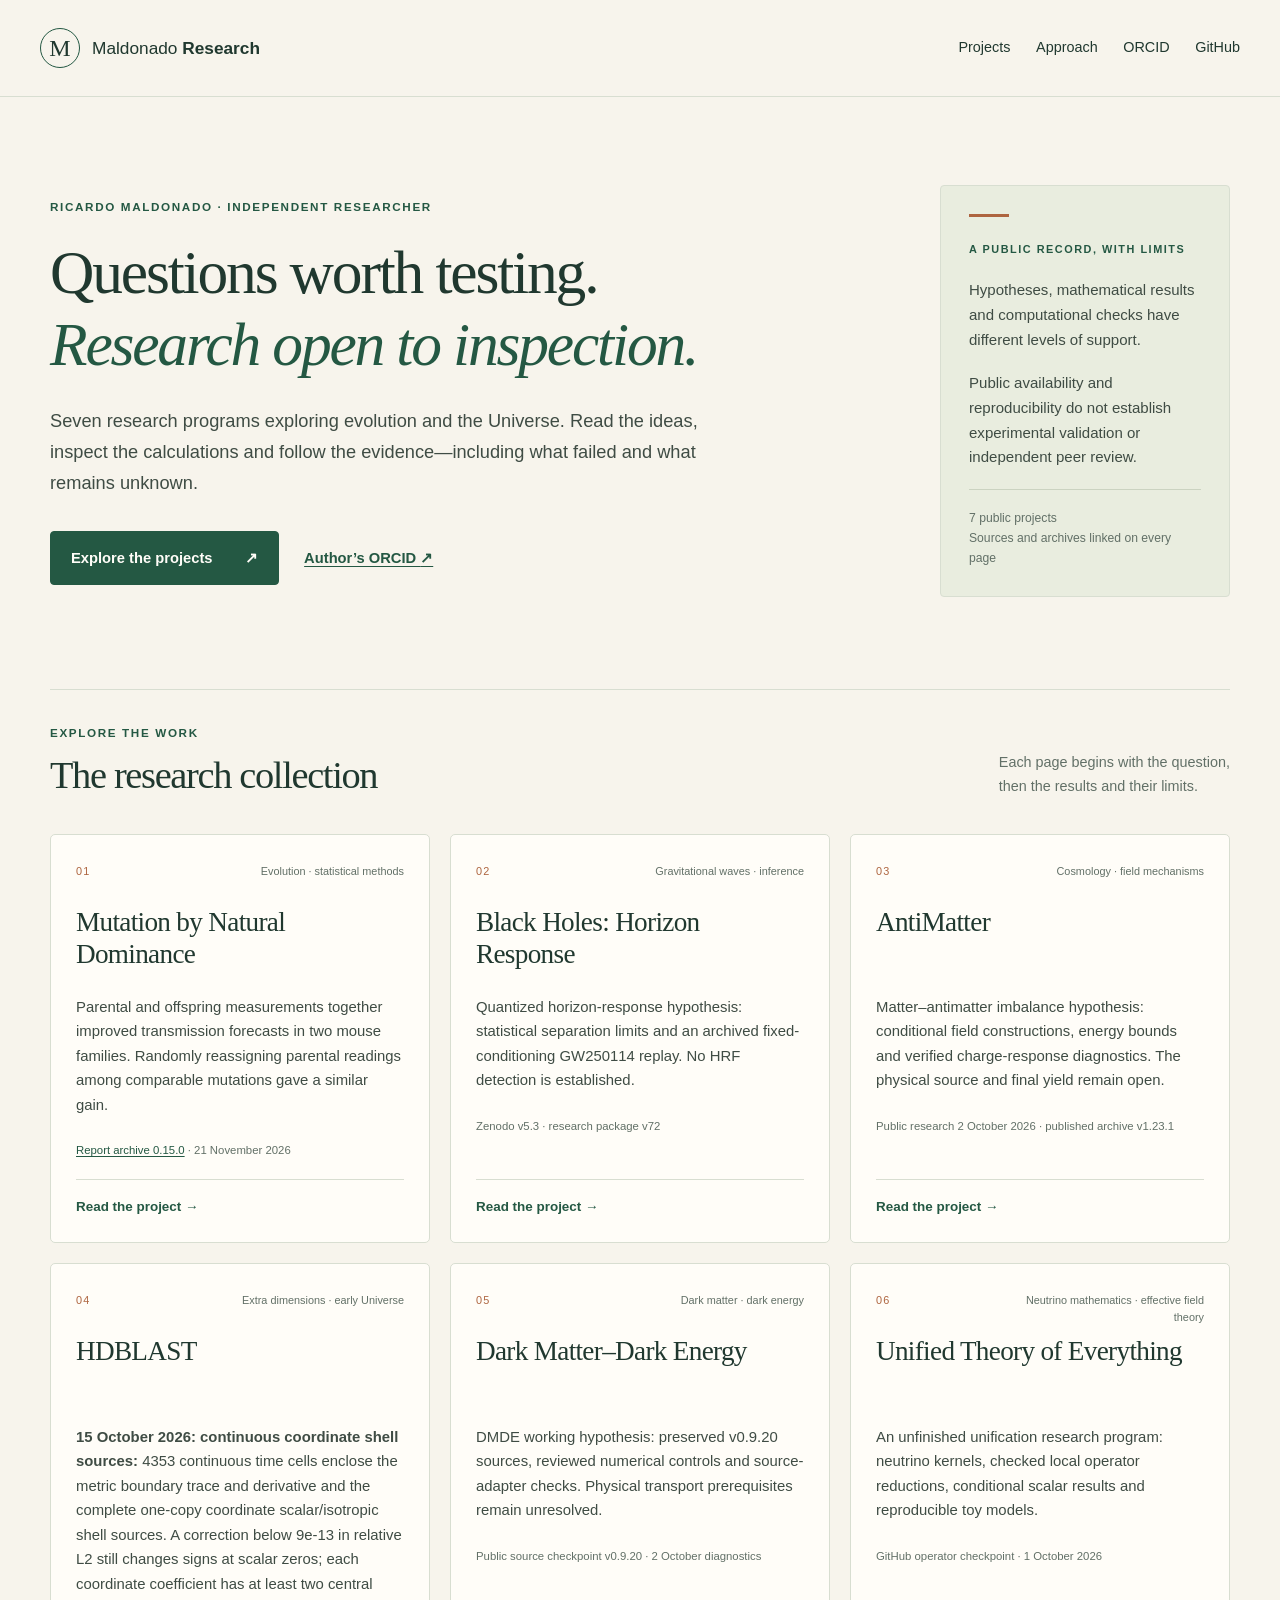
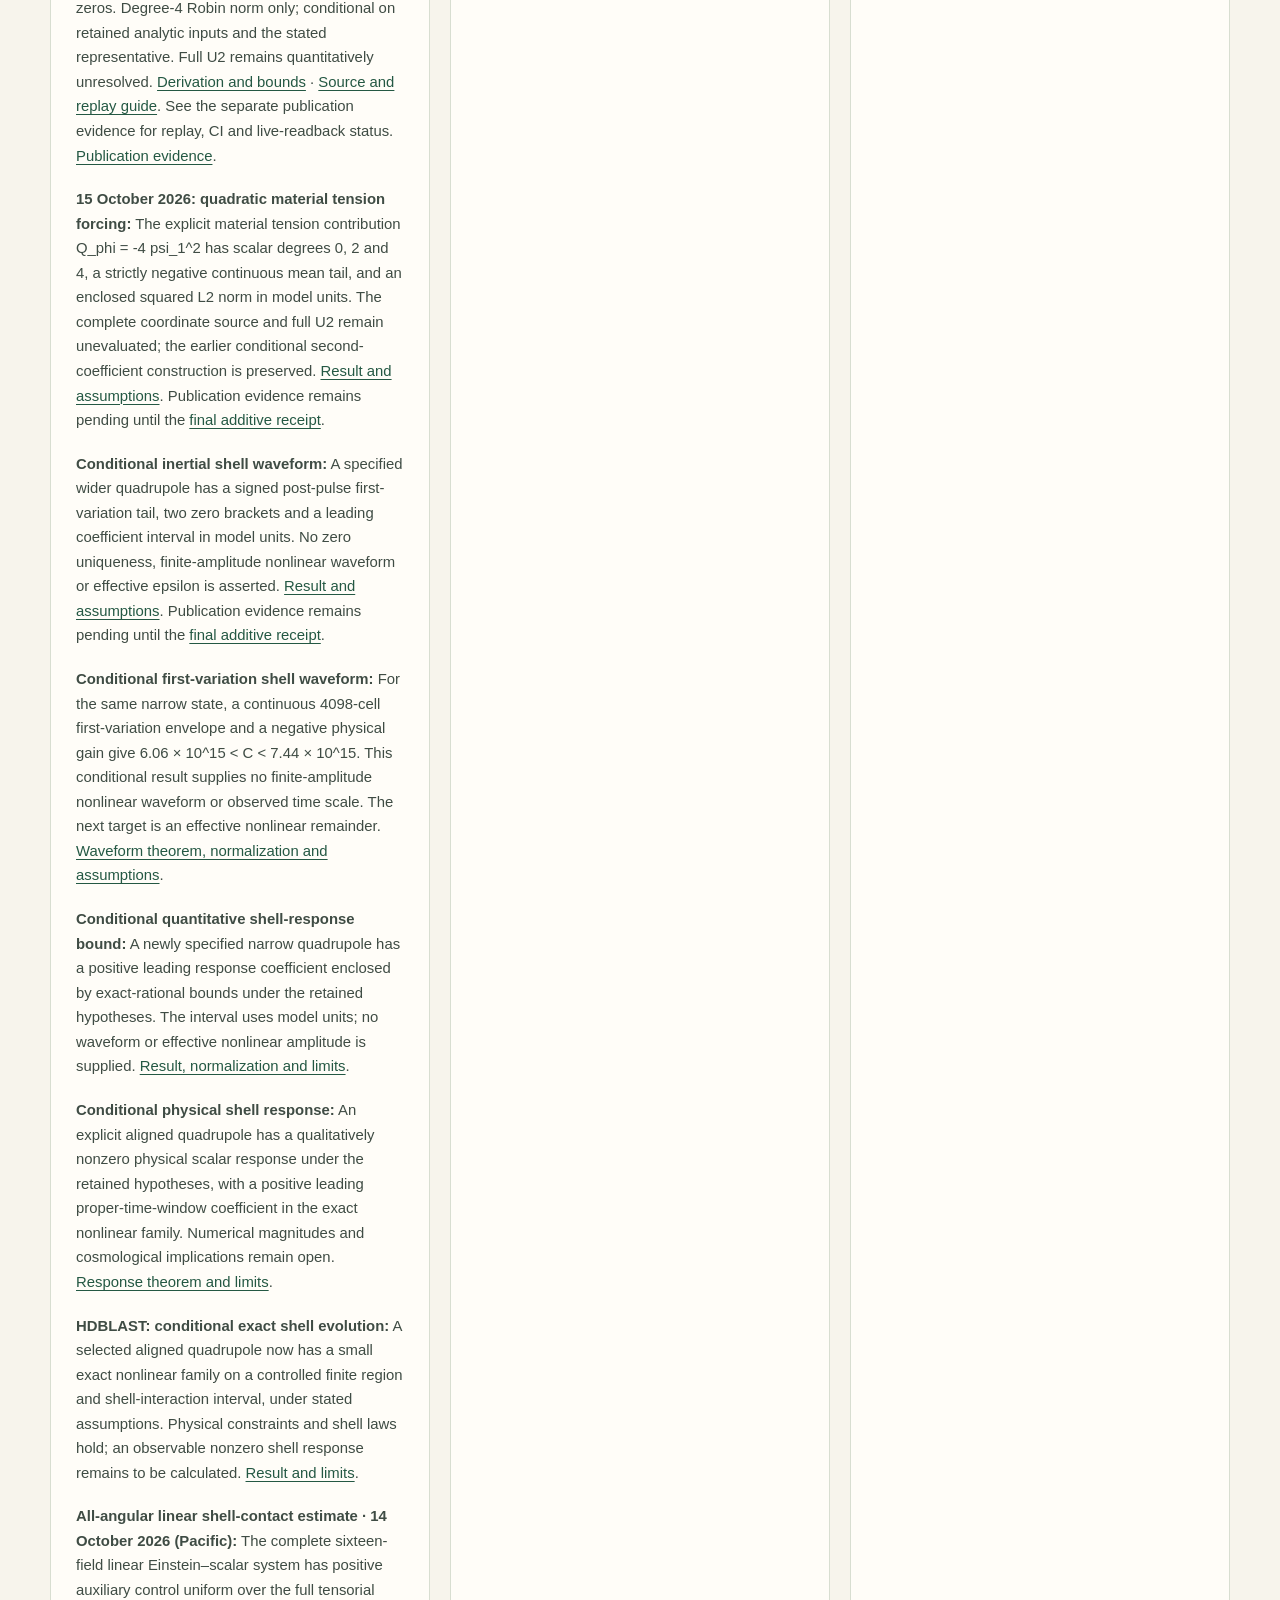
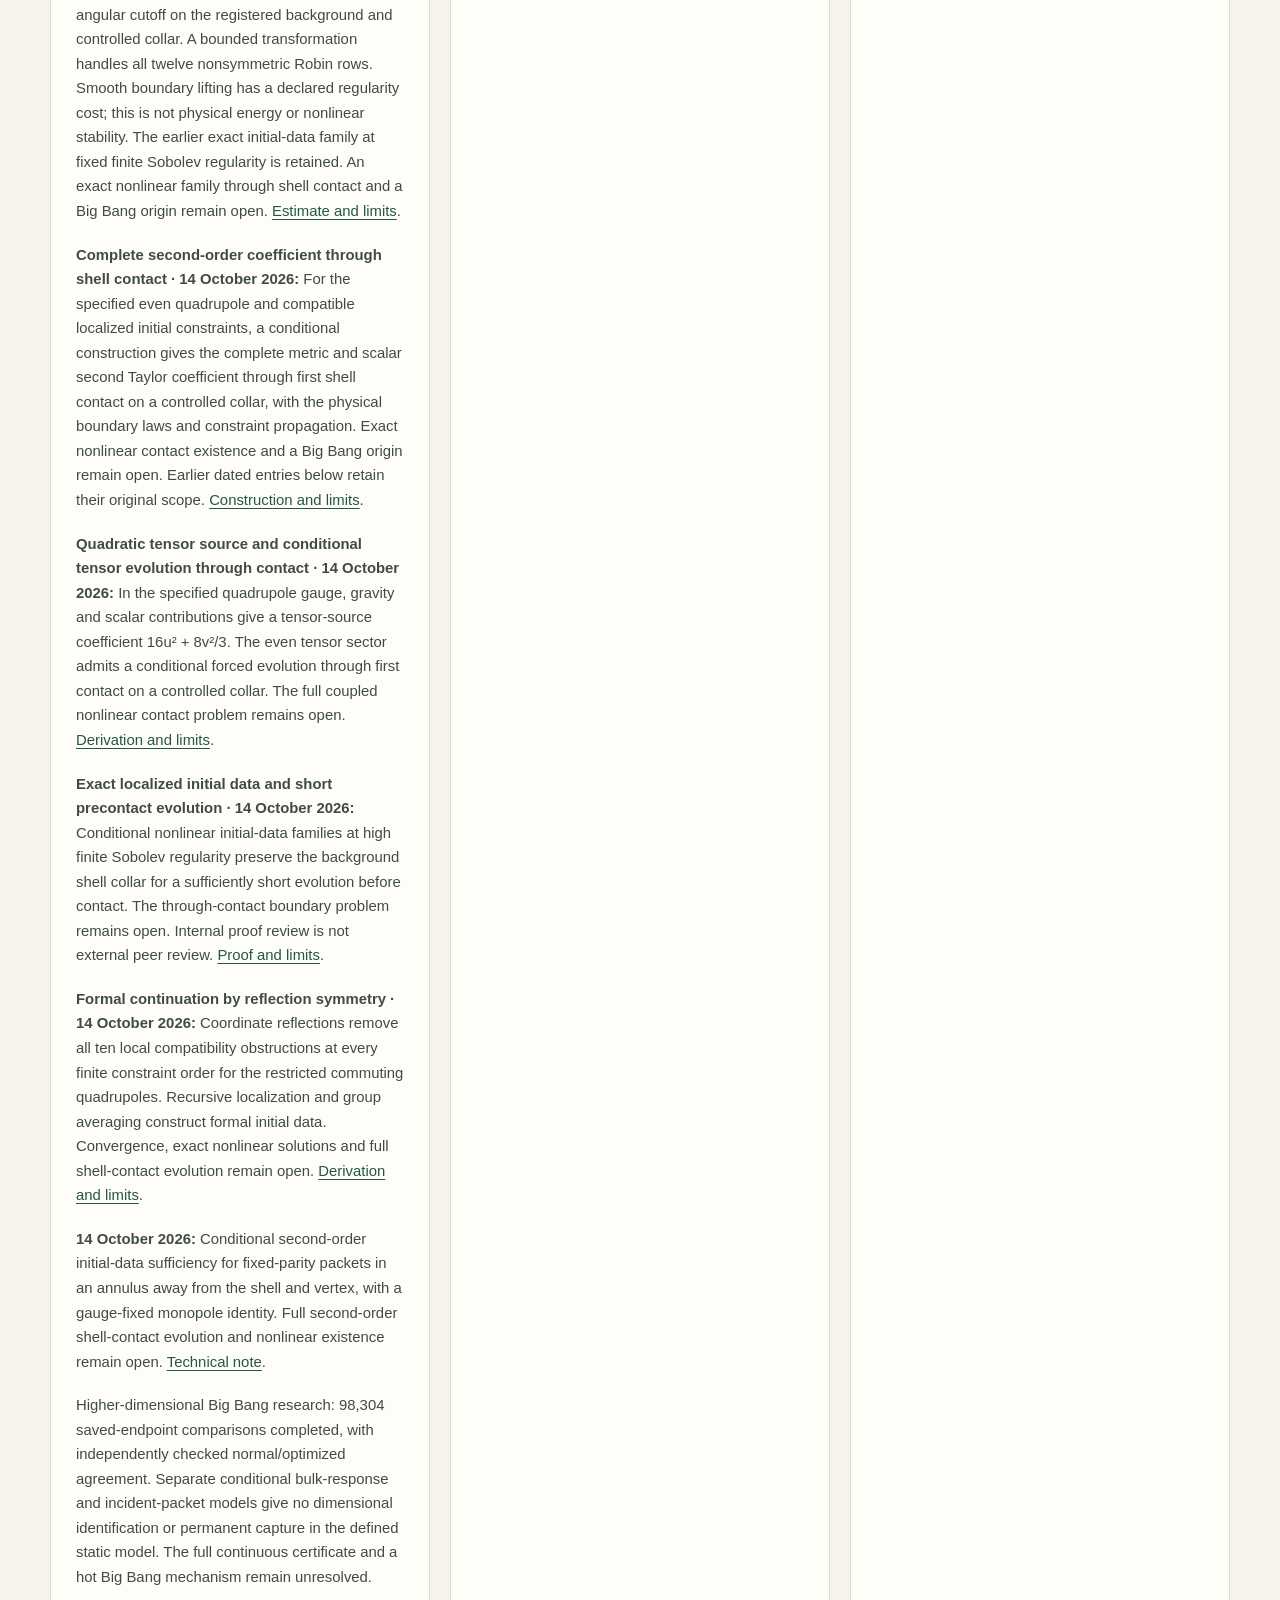
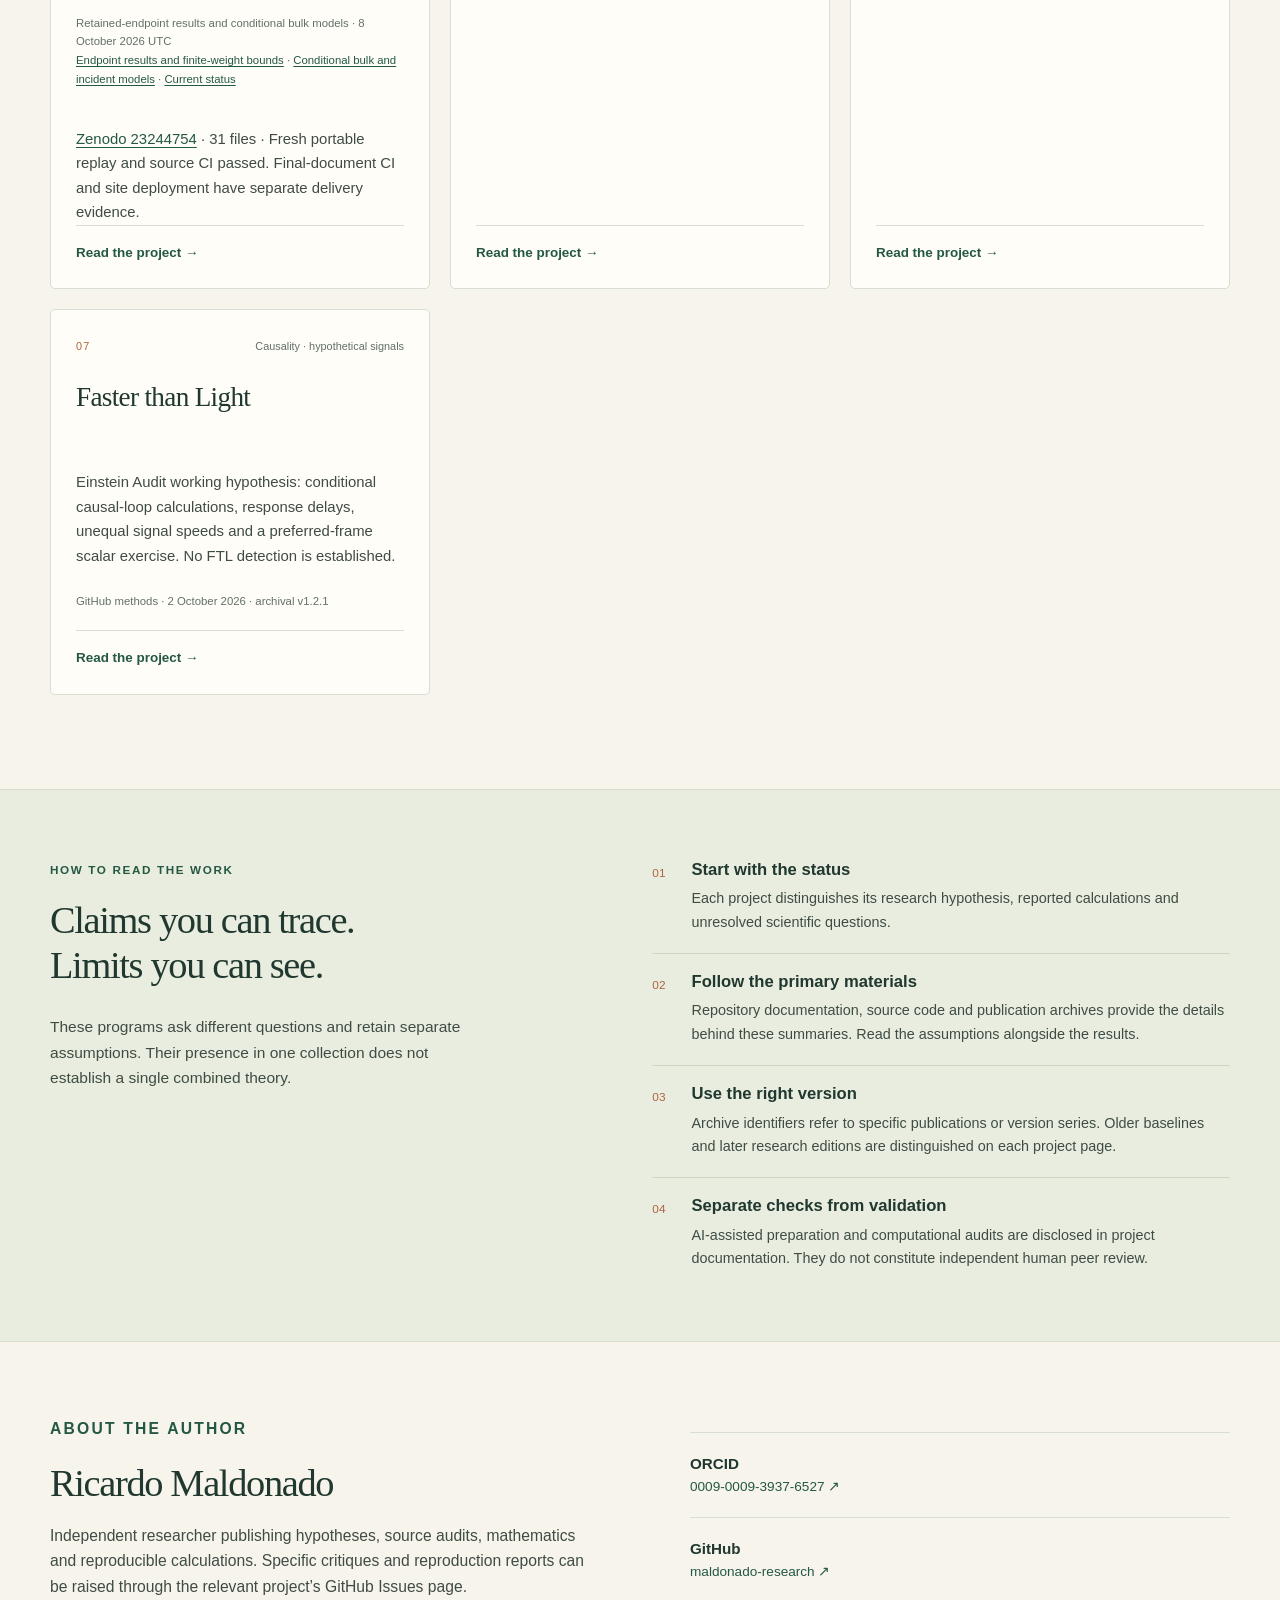
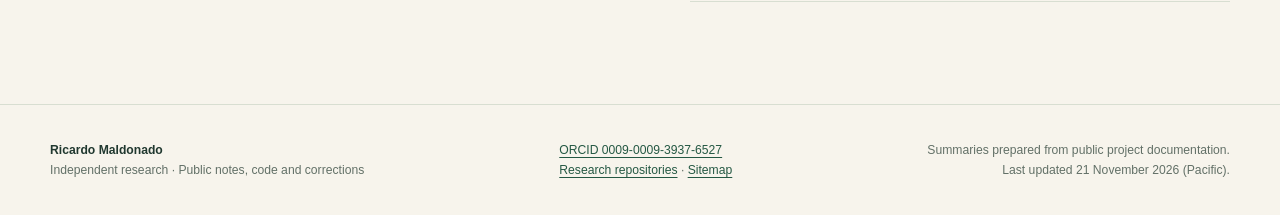
<file: index.html>
<!doctype html>
<html lang="en">
<head>
  <meta charset="utf-8">
  <meta name="viewport" content="width=device-width, initial-scale=1">
  <title>Maldonado Research | Ricardo Maldonado’s public research</title>
  <meta name="description" content="Explore Ricardo Maldonado’s seven public research projects: evolutionary tests, black holes, antimatter, extra dimensions, dark matter–dark energy, unification and faster-than-light hypotheses.">
  <meta name="google-site-verification" content="Z1uuOtt-ur1MSHkjSs7VcJRRJ4k_HXkCF1YiS1si_M4">
  <meta name="author" content="Ricardo Maldonado">
  <meta name="robots" content="index, follow">
  <meta name="theme-color" content="#f7f4ec">
  <link rel="canonical" href="https://maldonado-research.github.io/">
  <meta property="og:type" content="website">
  <meta property="og:site_name" content="Maldonado Research">
  <meta property="og:title" content="Maldonado Research | Ricardo Maldonado’s public research">
  <meta property="og:description" content="Explore Ricardo Maldonado’s seven public research projects: evolutionary tests, black holes, antimatter, extra dimensions, dark matter–dark energy, unification and faster-than-light hypotheses.">
  <meta property="og:url" content="https://maldonado-research.github.io/">
  <meta property="og:locale" content="en_US">
  <meta name="twitter:card" content="summary">
  <meta name="twitter:title" content="Maldonado Research | Ricardo Maldonado’s public research">
  <meta name="twitter:description" content="Explore Ricardo Maldonado’s seven public research projects: evolutionary tests, black holes, antimatter, extra dimensions, dark matter–dark energy, unification and faster-than-light hypotheses.">
  <link rel="stylesheet" href="./styles.css">
  <script type="application/ld+json">{"@context": "https://schema.org", "@graph": [{"@type": "Person", "@id": "https://maldonado-research.github.io/#author", "name": "Ricardo Maldonado", "identifier": "https://orcid.org/0009-0009-3937-6527", "sameAs": ["https://orcid.org/0009-0009-3937-6527", "https://github.com/maldonado-research/"]}, {"@type": "WebSite", "@id": "https://maldonado-research.github.io/#website", "url": "https://maldonado-research.github.io/", "name": "Maldonado Research", "inLanguage": "en", "creator": {"@id": "https://maldonado-research.github.io/#author"}}, {"@type": "CollectionPage", "@id": "https://maldonado-research.github.io/#collection", "url": "https://maldonado-research.github.io/", "name": "Maldonado Research — public research projects", "description": "Seven public research programs with readable summaries, source code, archives, assumptions and limitations.", "isPartOf": {"@id": "https://maldonado-research.github.io/#website"}, "about": {"@id": "https://maldonado-research.github.io/#author"}, "hasPart": [{"@type": "CreativeWork", "@id": "https://maldonado-research.github.io/projects/tmd/#research", "name": "Mutation by Natural Dominance", "url": "https://maldonado-research.github.io/projects/tmd/", "description": "Parental and offspring measurements together improved transmission forecasts in two mouse families. Randomly reassigning parental readings among comparable mutations gave a similar gain.", "version": "0.15.0", "dateModified": "2026-11-21", "isBasedOn": "https://github.com/maldonado-research/TMD/tree/c2361b853604bf1b6595a2ed8f629ae57e9ad641/research/transmission_fate", "subjectOf": [{"@type": "Report", "url": "https://doi.org/10.5281/zenodo.24429958", "name": "Report and methods archive 0.15.0", "version": "0.15.0", "datePublished": "2026-11-21"}, {"@type": "Report", "url": "https://doi.org/10.5281/zenodo.24427842", "name": "Report and methods archive 0.14.0", "version": "0.14.0", "datePublished": "2026-11-21"}, {"@type": "Report", "url": "https://doi.org/10.5281/zenodo.24427132", "name": "Report and methods archive 0.13.0", "version": "0.13.0", "datePublished": "2026-11-21"}, {"@type": "Report", "url": "https://doi.org/10.5281/zenodo.24409045", "name": "Report and methods archive 0.12.0", "version": "0.12.0", "datePublished": "2026-11-20"}, {"@type": "Report", "url": "https://doi.org/10.5281/zenodo.24356344", "name": "Mutation by Natural Dominance: retrospective route rankings and observation audits", "version": "0.8.0", "datePublished": "2026-11-18"}, {"@type": "CreativeWork", "url": "https://doi.org/10.5281/zenodo.23970140", "name": "Methods 0.7.0: conditional observation and control inference"}, {"@type": "CreativeWork", "url": "https://github.com/maldonado-research/TMD/blob/6ee37825927225fb86ce0251c04e4bf156c6a92b/research/integrated_inference/README.md", "name": "PR 49: one error budget from learned thresholds to common curvature"}, {"@type": "CreativeWork", "url": "https://github.com/maldonado-research/TMD/blob/6ee37825927225fb86ce0251c04e4bf156c6a92b/research/integrated_inference/INDEPENDENT_INTEGRATION_REVIEW.md", "name": "Independent internal review of conditional integrated inference"}, {"@type": "CreativeWork", "url": "https://github.com/maldonado-research/TMD/blob/41cbb0554dca39bc2e053b726a73e32b4fb8537c/research/CONTINUATION_HANDOFF_2026-10-16_R43.md", "name": "R43 barcode identity contract and structural preflight"}, {"@type": "CreativeWork", "url": "https://github.com/maldonado-research/TMD/blob/41cbb0554dca39bc2e053b726a73e32b4fb8537c/research/barcode_identity_audit/REPORT.md", "name": "Source-supported barcode observation and classification contract"}, {"@type": "CreativeWork", "url": "https://github.com/maldonado-research/TMD/blob/41cbb0554dca39bc2e053b726a73e32b4fb8537c/research/barcode_identity_audit/preflight.py", "name": "Original structural preflight for explicitly keyed tables"}, {"@type": "CreativeWork", "url": "https://github.com/maldonado-research/TMD/blob/41cbb0554dca39bc2e053b726a73e32b4fb8537c/research/barcode_identity_audit/VALIDATION_CONTRACT.json", "name": "Preflight input requirements, verification and biological limits"}, {"@type": "CreativeWork", "url": "https://github.com/maldonado-research/TMD/blob/4fd168b69ad73b7af2ff9a55ff3a114b7b972239/research/CONTINUATION_HANDOFF_2026-10-16_R42.md", "name": "R42 rendered outputs and binned-plot correction"}, {"@type": "CreativeWork", "url": "https://github.com/maldonado-research/TMD/blob/4fd168b69ad73b7af2ff9a55ff3a114b7b972239/research/rendered_notebook_audit/REPORT.md", "name": "Authenticated stored summary and binned Figure 7 recipe"}, {"@type": "CreativeWork", "url": "https://github.com/maldonado-research/TMD/blob/4fd168b69ad73b7af2ff9a55ff3a114b7b972239/research/rendered_notebook_audit/AUDIT.json", "name": "Stored row definitions, source anchors and execution limits"}, {"@type": "CreativeWork", "url": "https://github.com/maldonado-research/TMD/blob/4fd168b69ad73b7af2ff9a55ff3a114b7b972239/research/rendered_notebook_audit/WATCH.md", "name": "Separate 2026 BASIL fitness-inference and mutation-birth assessment"}, {"@type": "CreativeWork", "url": "https://github.com/maldonado-research/TMD/blob/a5af5789c4eda02d046009d1e87233d20b0787cf/research/CONTINUATION_HANDOFF_2026-10-15_R41.md", "name": "R41 conditional clone bounds and recent source assessment"}, {"@type": "CreativeWork", "url": "https://github.com/maldonado-research/TMD/blob/a5af5789c4eda02d046009d1e87233d20b0787cf/research/clone_weight_sensitivity/REPORT.md", "name": "Conditional sensitivity to repeated clone means"}, {"@type": "CreativeWork", "url": "https://github.com/maldonado-research/TMD/blob/a5af5789c4eda02d046009d1e87233d20b0787cf/research/clone_weight_sensitivity/BOUNDS_CONTRACT.json", "name": "Conditional bound assumptions, exact formulas and source anchors"}, {"@type": "CreativeWork", "url": "https://github.com/maldonado-research/TMD/blob/a5af5789c4eda02d046009d1e87233d20b0787cf/research/clone_weight_sensitivity/WATCH.md", "name": "Separate April 2026 yeast growth–mutation source assessment"}, {"@type": "CreativeWork", "url": "https://github.com/maldonado-research/TMD/blob/fa980e3110b76951f22238eb6ef22d62a2b2fccb/research/CONTINUATION_HANDOFF_2026-10-15_R40.md", "name": "R40 fitness pipeline and source-record audit"}, {"@type": "CreativeWork", "url": "https://github.com/maldonado-research/TMD/blob/edb338d103d0980da6e04a22a8bba3895dbfa908/research/CONTINUATION_HANDOFF_2026-10-15_R39.md", "name": "R39 fitness validation and mutation-rate inference assessment"}, {"@type": "CreativeWork", "url": "https://github.com/maldonado-research/TMD/blob/7c982e17c2f5915c730e26f2da3b42065cb02ca9/research/CONTINUATION_HANDOFF_2026-10-15_R38.md", "name": "R38 reporter validation and mutation-origin admission assessment"}, {"@type": "CreativeWork", "url": "https://github.com/maldonado-research/TMD/blob/36fe856473bf72ec77f0a100ddb02bbdce6ccf53/research/CONTINUATION_HANDOFF_2026-10-14_R36.md", "name": "Earlier R36 source-processing and native cell-state assessment"}, {"@type": "CreativeWork", "url": "https://github.com/maldonado-research/TMD/blob/36fe856473bf72ec77f0a100ddb02bbdce6ccf53/research/CONTINUATION_HANDOFF_2026-10-14_R36.md", "name": "R36 processing and native cell-state source assessment"}, {"@type": "CreativeWork", "url": "https://github.com/maldonado-research/TMD/blob/d89f49ec017905c46e0f62d0a3aaadfb3c58981c/research/calibration_sample_provenance/REPORT.md", "name": "Earlier R35 official sample-provenance assessment"}, {"@type": "CreativeWork", "url": "https://github.com/maldonado-research/TMD/blob/d89f49ec017905c46e0f62d0a3aaadfb3c58981c/research/calibration_sample_provenance/REPORT.md", "name": "R35 official run and sample provenance assessment"}, {"@type": "CreativeWork", "url": "https://github.com/maldonado-research/TMD/blob/513e75a207286edd139f0341f975b3100c7470fa/research/calibration_source_replay/REPORT.md", "name": "Earlier R34 processed-source calibration replay"}, {"@type": "CreativeWork", "url": "https://github.com/maldonado-research/TMD/blob/513e75a207286edd139f0341f975b3100c7470fa/research/calibration_source_replay/REPORT.md", "name": "R34 authenticated processed-source calibration replay"}, {"@type": "CreativeWork", "url": "https://github.com/maldonado-research/TMD/blob/900eae53c72de8da6d8892bf224fd1dafeb379a4/research/calibration_resource/REPORT.md", "name": "Earlier R33 implemented DNA-calibration resource assessment"}, {"@type": "CreativeWork", "url": "https://github.com/maldonado-research/TMD/blob/900eae53c72de8da6d8892bf224fd1dafeb379a4/research/calibration_resource/REPORT.md", "name": "R33 implemented DNA-standard calibration resources and entry stages"}, {"@type": "CreativeWork", "url": "https://github.com/maldonado-research/TMD/blob/ece37805c75b533eb85d2f754d4bf049e2ac75c7/research/barcoded_assay_methods/REPORT.md", "name": "Earlier R32 calibration and mechanism-identifiability assessment"}, {"@type": "CreativeWork", "url": "https://github.com/maldonado-research/TMD/blob/ece37805c75b533eb85d2f754d4bf049e2ac75c7/research/barcoded_assay_methods/REPORT.md", "name": "R32 HiDenSeq calibration and mechanism-identifiability assessment"}, {"@type": "CreativeWork", "url": "https://github.com/maldonado-research/TMD/blob/53332655243d24feab79eb127964f3317ea048d4/research/reporting_record_assessment/REPORT.md", "name": "Earlier R31 source reporting and applicability assessment"}, {"@type": "CreativeWork", "url": "https://github.com/maldonado-research/TMD/blob/53332655243d24feab79eb127964f3317ea048d4/research/reporting_record_assessment/REPORT.md", "name": "R31 reporting-form and author-response applicability assessment"}, {"@type": "CreativeWork", "url": "https://github.com/maldonado-research/TMD/blob/53332655243d24feab79eb127964f3317ea048d4/research/barcoded_assay_lead/REPORT.md", "name": "R31 recent HiDenSeq method lead — native transport unadmitted"}, {"@type": "CreativeWork", "url": "https://github.com/maldonado-research/TMD/blob/e361888e6f7691d1b35726347c4e8855e11c5003/research/stock_context_assessment/REPORT.md", "name": "Earlier R30 primary stock-context assessment"}, {"@type": "CreativeWork", "url": "https://github.com/maldonado-research/TMD/blob/e361888e6f7691d1b35726347c4e8855e11c5003/research/stock_context_assessment/REPORT.md", "name": "R30 primary stock-context assessment"}, {"@type": "CreativeWork", "url": "https://github.com/maldonado-research/TMD/blob/e361888e6f7691d1b35726347c4e8855e11c5003/research/calculation_record_assessment/REPORT.md", "name": "R30 source-calculation records and conditional weights-only constraint"}, {"@type": "CreativeWork", "url": "https://github.com/maldonado-research/TMD/blob/043ea8c46d7d0df2eca93cfc0dfdeed23d134a8d/research/source_join_resolution/REPORT.md", "name": "Earlier R29 reference-coordinate and source-join assessment"}, {"@type": "CreativeWork", "url": "https://github.com/maldonado-research/TMD/blob/043ea8c46d7d0df2eca93cfc0dfdeed23d134a8d/research/source_join_resolution/REPORT.md", "name": "R29 reference-coordinate and source-join assessment"}, {"@type": "CreativeWork", "url": "https://github.com/maldonado-research/TMD/blob/043ea8c46d7d0df2eca93cfc0dfdeed23d134a8d/research/summary_reconciliation/REPORT.md", "name": "R29 conditional fitness-summary reconciliation — intended aggregation unresolved"}, {"@type": "CreativeWork", "url": "https://github.com/maldonado-research/TMD/blob/570a46fd59a4dbe8d9e5104219e32f8ddf09df7f/research/matched_source_feasibility/REPORT.md", "name": "Earlier R28 source and feasibility checkpoint"}, {"@type": "CreativeWork", "url": "https://github.com/maldonado-research/TMD/blob/570a46fd59a4dbe8d9e5104219e32f8ddf09df7f/research/matched_source_feasibility/REPORT.md", "name": "R28 historical source, molecular classifier and exact-workbook assessment"}, {"@type": "CreativeWork", "url": "https://github.com/maldonado-research/TMD/blob/570a46fd59a4dbe8d9e5104219e32f8ddf09df7f/research/qualified_review_packet/REPORT.md", "name": "R28 practical qualified-review preparation — actual inputs unresolved"}, {"@type": "CreativeWork", "url": "https://github.com/maldonado-research/TMD/blob/9a325d9075a08686d61b5d2c35abd74656fb9ec8/research/strain_unit_map/REPORT.md", "name": "R27 strain and experimental-unit map — complete matched panel unavailable"}, {"@type": "CreativeWork", "url": "https://github.com/maldonado-research/TMD/blob/9a325d9075a08686d61b5d2c35abd74656fb9ec8/research/establishment_controls/REPORT.md", "name": "R27 phase-specific measurement and ecological control requirements"}, {"@type": "CreativeWork", "url": "https://github.com/maldonado-research/TMD/blob/daa7dda8273003829e7adcd7a464e1baad202307/research/benchmark_decision/README.md", "name": "R26 replay cost and independent-truth decision — PTATO benchmarking parked"}, {"@type": "CreativeWork", "url": "https://github.com/maldonado-research/TMD/blob/daa7dda8273003829e7adcd7a464e1baad202307/research/bacterial_panel_leads/REPORT.md", "name": "R26 licensed bacterial resource and source arithmetic — no matched panel admitted"}, {"@type": "CreativeWork", "url": "https://github.com/maldonado-research/TMD/blob/8bd3fe66e49025aadf8d8a67c7de6b2fafc1a20e/research/processed_input_audit/README.md", "name": "R25 scoped catalogues and exact callability-summary arithmetic — no variant recovery replay"}, {"@type": "CreativeWork", "url": "https://github.com/maldonado-research/TMD/blob/8bd3fe66e49025aadf8d8a67c7de6b2fafc1a20e/research/genotype_denominators/README.md", "name": "R25 conditional denominator audit — constructed examples, actual study effects unknown"}, {"@type": "CreativeWork", "url": "https://github.com/maldonado-research/TMD/blob/8bf7ae05158623b3731e69502d4ad7d5f8da365d/research/processed_metadata/README.md", "name": "Authenticated PTATO metadata — no numerical variant or origin benchmark"}, {"@type": "CreativeWork", "url": "https://github.com/maldonado-research/TMD/blob/8bf7ae05158623b3731e69502d4ad7d5f8da365d/research/source_watch/2026-10-08/README.md", "name": "Unreviewed mutation-bias preprint assessment — establishment, fixation and incomplete multi-route forecast"}, {"@type": "CreativeWork", "url": "https://zenodo.org/records/23219776", "name": "Methods archive 0.6.0 — 1 October snapshot"}, {"@type": "CreativeWork", "url": "https://github.com/maldonado-research/TMD/blob/1f61b434162ef0ddad086479897ab046071d2c1a/research/artifact_admission/README.md", "name": "Earlier R23 PTATO artifact review"}, {"@type": "CreativeWork", "url": "https://github.com/maldonado-research/TMD/blob/8bf7ae05158623b3731e69502d4ad7d5f8da365d/research/processed_metadata/README.md", "name": "Earlier R24 primary metadata checkpoint"}, {"@type": "CreativeWork", "url": "https://github.com/maldonado-research/TMD/blob/8bd3fe66e49025aadf8d8a67c7de6b2fafc1a20e/research/processed_input_audit/README.md", "name": "Earlier R25 scoped input checkpoint"}, {"@type": "CreativeWork", "url": "https://github.com/maldonado-research/TMD/blob/daa7dda8273003829e7adcd7a464e1baad202307/research/benchmark_decision/README.md", "name": "Earlier R26 replay and truth checkpoint"}, {"@type": "CreativeWork", "url": "https://github.com/maldonado-research/TMD/blob/9a325d9075a08686d61b5d2c35abd74656fb9ec8/research/strain_unit_map/REPORT.md", "name": "Earlier R27 strain and control checkpoint"}]}, {"@type": "CreativeWork", "@id": "https://maldonado-research.github.io/projects/black-holes-hrf/#research", "name": "Black Holes: Horizon Response", "url": "https://maldonado-research.github.io/projects/black-holes-hrf/"}, {"@type": "CreativeWork", "@id": "https://maldonado-research.github.io/projects/antimatter/#research", "name": "AntiMatter", "url": "https://maldonado-research.github.io/projects/antimatter/"}, {"@type": "CreativeWork", "@id": "https://maldonado-research.github.io/projects/hdblast/#research", "name": "HDBLAST", "url": "https://maldonado-research.github.io/projects/hdblast/", "description": "HDBLAST: a compact rotating quadrupole has a second-order obstruction to a parameter-C² exact Einstein–scalar shell family with full matching. Passing the symmetry tests does not prove nonlinear existence.", "version": "2026.10.13-shell-noether (GitHub checkpoint)", "dateModified": "2026-10-13", "isBasedOn": "https://github.com/maldonado-research/HDblast/tree/main/research/HDBLAST_SHELL_NOETHER_20261013", "subjectOf": [{"@type": "CreativeWork", "url": "https://github.com/maldonado-research/HDblast/blob/main/research/HDBLAST_SHELL_NOETHER_20261013/manuscript/SHELL_NOETHER.pdf", "name": "A rotational obstruction to nonlinear continuation of Einstein–scalar shell perturbations"}, {"@type": "CreativeWork", "url": "https://github.com/maldonado-research/HDblast/tree/main/research/HDBLAST_SHELL_NOETHER_20261013", "name": "GitHub-only shell Noether checkpoint, with no separate Zenodo edition"}, {"@type": "CreativeWork", "url": "https://github.com/maldonado-research/HDblast/blob/main/research/HDBLAST_SHELL_NOETHER_20261013/RESULTS.md", "name": "Exact-family obstruction, restricted commuting criterion, verification and limits"}, {"@type": "CreativeWork", "url": "https://github.com/maldonado-research/HDblast/blob/main/research/HDBLAST_REGULAR_SHELL_CONTACT_20261013/manuscript/SHELL_CONTACT.pdf", "name": "Smooth Einstein–scalar perturbations through timelike shell contact"}, {"@type": "CreativeWork", "url": "https://github.com/maldonado-research/HDblast/tree/main/research/HDBLAST_REGULAR_SHELL_CONTACT_20261013", "name": "GitHub-only shell-contact checkpoint, with no separate Zenodo edition"}, {"@type": "CreativeWork", "url": "https://github.com/maldonado-research/HDblast/blob/main/research/HDBLAST_REGULAR_SHELL_CONTACT_20261013/RESULTS.md", "name": "Finite-angular smooth family, complete junctions, conserved total pairing and limits"}, {"@type": "CreativeWork", "url": "https://doi.org/10.5281/zenodo.23335485", "name": "Latest archived spectral edition, 2026.10.13-regular-shell-spectra"}]}, {"@type": "CreativeWork", "@id": "https://maldonado-research.github.io/projects/dmde/#research", "name": "Dark Matter–Dark Energy", "url": "https://maldonado-research.github.io/projects/dmde/"}, {"@type": "CreativeWork", "@id": "https://maldonado-research.github.io/projects/unified-theory-of-everything/#research", "name": "Unified Theory of Everything", "url": "https://maldonado-research.github.io/projects/unified-theory-of-everything/", "version": "GitHub operator checkpoint · 1 October 2026", "dateModified": "2026-10-02"}, {"@type": "CreativeWork", "@id": "https://maldonado-research.github.io/projects/faster-than-light/#research", "name": "Faster than Light", "url": "https://maldonado-research.github.io/projects/faster-than-light/"}], "dateModified": "2026-11-21"}]}</script>
</head>
<body>
<a class="skip-link" href="#main">Skip to content</a>
<header class="site-header">
  <div class="header-inner">
    <a class="brand" href="./"><span class="brand-mark" aria-hidden="true">M</span><span>Maldonado <strong>Research</strong></span></a>
    <nav aria-label="Main navigation">
      <a href="./#projects">Projects</a>
      <a href="./#approach">Approach</a>
      <a href="https://orcid.org/0009-0009-3937-6527">ORCID</a>
      <a href="https://github.com/maldonado-research/">GitHub</a>
    </nav>
  </div>
</header><main id="main">
<section class="hero wrap" aria-labelledby="home-title">
  <div class="hero-copy"><p class="eyebrow">Ricardo Maldonado · Independent researcher</p>
    <h1 id="home-title">Questions worth testing.<br><em>Research open to inspection.</em></h1>
    <p class="hero-lede">Seven research programs exploring evolution and the Universe. Read the ideas, inspect the calculations and follow the evidence—including what failed and what remains unknown.</p>
    <div class="actions"><a class="button" href="#projects">Explore the projects <span aria-hidden="true">↗</span></a><a class="text-link" href="https://orcid.org/0009-0009-3937-6527">Author’s ORCID <span aria-hidden="true">↗</span></a></div>
  </div>
  <aside class="hero-note" aria-label="How to read this research"><span class="note-rule" aria-hidden="true"></span><p class="eyebrow">A public record, with limits</p><p>Hypotheses, mathematical results and computational checks have different levels of support.</p><p>Public availability and reproducibility do not establish experimental validation or independent peer review.</p><div class="note-meta">7 public projects<br>Sources and archives linked on every page</div></aside>
</section>
<section id="projects" class="project-section wrap" aria-labelledby="projects-title">
  <div class="section-heading"><div><p class="eyebrow">Explore the work</p><h2 id="projects-title">The research collection</h2></div><p>Each page begins with the question,<br>then the results and their limits.</p></div>
  <div class="project-grid"><article class="project-card"><div class="card-top"><span class="card-number">01</span><span class="card-field">Evolution · statistical methods</span></div><h3><a href="./projects/tmd/">Mutation by Natural Dominance</a></h3><p>Parental and offspring measurements together improved transmission forecasts in two mouse families. Randomly reassigning parental readings among comparable mutations gave a similar gain.</p><p class="card-version"><a href="https://doi.org/10.5281/zenodo.24429958">Report archive 0.15.0</a> · 21 November 2026</p><a href="./projects/tmd/" class="card-link">Read the project →</a></article><article class="project-card"><div class="card-top"><span class="card-number">02</span><span class="card-field">Gravitational waves · inference</span></div><h3><a href="./projects/black-holes-hrf/">Black Holes: Horizon Response</a></h3><p>Quantized horizon-response hypothesis: statistical separation limits and an archived fixed-conditioning GW250114 replay. No HRF detection is established.</p><p class="card-version">Zenodo v5.3 · research package v72</p><a href="./projects/black-holes-hrf/" class="card-link">Read the project →</a></article><article class="project-card"><div class="card-top"><span class="card-number">03</span><span class="card-field">Cosmology · field mechanisms</span></div><h3><a href="./projects/antimatter/">AntiMatter</a></h3><p>Matter–antimatter imbalance hypothesis: conditional field constructions, energy bounds and verified charge-response diagnostics. The physical source and final yield remain open.</p><p class="card-version">Public research 2 October 2026 · published archive v1.23.1</p><a href="./projects/antimatter/" class="card-link">Read the project →</a></article><article class="project-card"><div class="card-top"><span class="card-number">04</span><span class="card-field">Extra dimensions · early Universe</span></div><h3><a href="./projects/hdblast/">HDBLAST</a></h3><p data-hdb-coordinate-sources="coordinate-shell-sources-20261015"><strong>15 October 2026: continuous coordinate shell sources:</strong> 4353 continuous time cells enclose the metric boundary trace and derivative and the complete one-copy coordinate scalar/isotropic shell sources. A correction below 9e-13 in relative L2 still changes signs at scalar zeros; each coordinate coefficient has at least two central zeros. Degree-4 Robin norm only; conditional on retained analytic inputs and the stated representative. Full U2 remains quantitatively unresolved. <a href="https://github.com/maldonado-research/HDblast/blob/main/research/HDBLAST_COORDINATE_SHELL_SOURCES_20261015/COORDINATE_SHELL_SOURCES.md">Derivation and bounds</a> · <a href="https://github.com/maldonado-research/HDblast/blob/main/research/HDBLAST_COORDINATE_SHELL_SOURCES_20261015/README.md">Source and replay guide</a>. See the separate publication evidence for replay, CI and live-readback status. <a href="https://github.com/maldonado-research/HDblast/blob/main/hdblast/continuation/2026.10.15-coordinate-shell-sources/PUBLICATION_RECEIPT.json">Publication evidence</a>.</p><p data-hdb-quadratic-forcing="quadratic-shell-forcing-20261015"><strong>15 October 2026: quadratic material tension forcing:</strong> The explicit material tension contribution Q_phi = -4 psi_1^2 has scalar degrees 0, 2 and 4, a strictly negative continuous mean tail, and an enclosed squared L2 norm in model units. The complete coordinate source and full U2 remain unevaluated; the earlier conditional second-coefficient construction is preserved. <a href="https://github.com/maldonado-research/HDblast/blob/main/research/HDBLAST_QUADRATIC_SHELL_FORCING_20261015/QUADRATIC_MATERIAL_TENSION_FORCING.md">Result and assumptions</a>. Publication evidence remains pending until the <a href="https://github.com/maldonado-research/HDblast/blob/main/hdblast/continuation/2026.10.15-quadratic-shell-forcing/PUBLICATION_RECEIPT.json">final additive receipt</a>.</p><p data-hdb-inertial-waveform="inertial-shell-waveform-20261015"><strong>Conditional inertial shell waveform:</strong> A specified wider quadrupole has a signed post-pulse first-variation tail, two zero brackets and a leading coefficient interval in model units. No zero uniqueness, finite-amplitude nonlinear waveform or effective epsilon is asserted. <a href="https://github.com/maldonado-research/HDblast/blob/main/research/HDBLAST_INERTIAL_SHELL_WAVEFORM_20261015/INERTIAL_SHELL_WAVEFORM.md">Result and assumptions</a>. Publication evidence remains pending until the <a href="https://github.com/maldonado-research/HDblast/blob/main/hdblast/continuation/2026.10.15-inertial-shell-waveform/PUBLICATION_RECEIPT.json">final additive receipt</a>.</p><p data-hdb-first-variation-waveform="uniform-first-variation-waveform-20261015"><strong>Conditional first-variation shell waveform:</strong> For the same narrow state, a continuous 4098-cell first-variation envelope and a negative physical gain give 6.06 × 10^15 &lt; C &lt; 7.44 × 10^15. This conditional result supplies no finite-amplitude nonlinear waveform or observed time scale. The next target is an effective nonlinear remainder. <a href="https://github.com/maldonado-research/HDblast/blob/main/research/HDBLAST_UNIFORM_FIRST_VARIATION_WAVEFORM_20261015/UNIFORM_FIRST_VARIATION_WAVEFORM.md">Waveform theorem, normalization and assumptions</a>.</p><p data-hdb-response-certificate="shell-response-error-certificate-20261015"><strong>Conditional quantitative shell-response bound:</strong> A newly specified narrow quadrupole has a positive leading response coefficient enclosed by exact-rational bounds under the retained hypotheses. The interval uses model units; no waveform or effective nonlinear amplitude is supplied. <a href="https://github.com/maldonado-research/HDblast/blob/main/research/HDBLAST_SHELL_RESPONSE_ERROR_CERTIFICATE_20261015/README.md">Result, normalization and limits</a>.</p><p data-hdb-shell-response="physical-shell-response-20261015"><strong>Conditional physical shell response:</strong> An explicit aligned quadrupole has a qualitatively nonzero physical scalar response under the retained hypotheses, with a positive leading proper-time-window coefficient in the exact nonlinear family. Numerical magnitudes and cosmological implications remain open. <a href="https://github.com/maldonado-research/HDblast/blob/main/research/HDBLAST_PHYSICAL_SHELL_RESPONSE_20261015/README.md">Response theorem and limits</a>.</p><p data-hdb-quasilinear="quasilinear-shell-evolution-20261015"><strong>HDBLAST: conditional exact shell evolution:</strong> A selected aligned quadrupole now has a small exact nonlinear family on a controlled finite region and shell-interaction interval, under stated assumptions. Physical constraints and shell laws hold; an observable nonzero shell response remains to be calculated. <a href="https://github.com/maldonado-research/HDblast/blob/main/research/HDBLAST_QUASILINEAR_SHELL_EVOLUTION_20261015/README.md">Result and limits</a>.</p><p data-hdb-angular-uniform="angular-uniform-contact-20261015"><strong>All-angular linear shell-contact estimate · 14 October 2026 (Pacific):</strong> The complete sixteen-field linear Einstein–scalar system has positive auxiliary control uniform over the full tensorial angular cutoff on the registered background and controlled collar. A bounded transformation handles all twelve nonsymmetric Robin rows. Smooth boundary lifting has a declared regularity cost; this is not physical energy or nonlinear stability. The earlier exact initial-data family at fixed finite Sobolev regularity is retained. An exact nonlinear family through shell contact and a Big Bang origin remain open. <a href="https://github.com/maldonado-research/HDblast/blob/main/research/HDBLAST_ANGULAR_UNIFORM_CONTACT_20261015/README.md">Estimate and limits</a>.</p><p data-hdb-full-contact="full-second-order-contact-20261014"><strong>Complete second-order coefficient through shell contact · 14 October 2026:</strong> For the specified even quadrupole and compatible localized initial constraints, a conditional construction gives the complete metric and scalar second Taylor coefficient through first shell contact on a controlled collar, with the physical boundary laws and constraint propagation. Exact nonlinear contact existence and a Big Bang origin remain open. Earlier dated entries below retain their original scope. <a href="https://github.com/maldonado-research/HDblast/blob/main/research/HDBLAST_FULL_SECOND_ORDER_CONTACT_20261014/README.md">Construction and limits</a>.</p><p data-hdb-tensor="quadratic-tensor-contact-20261014"><strong>Quadratic tensor source and conditional tensor evolution through contact · 14 October 2026:</strong> In the specified quadrupole gauge, gravity and scalar contributions give a tensor-source coefficient 16u² + 8v²/3. The even tensor sector admits a conditional forced evolution through first contact on a controlled collar. The full coupled nonlinear contact problem remains open. <a href="https://github.com/maldonado-research/HDblast/blob/main/research/HDBLAST_QUADRATIC_TENSOR_CONTACT_20261014/README.md">Derivation and limits</a>.</p><p data-hdb-exact="exact-localized-precontact-20261014"><strong>Exact localized initial data and short precontact evolution · 14 October 2026:</strong> Conditional nonlinear initial-data families at high finite Sobolev regularity preserve the background shell collar for a sufficiently short evolution before contact. The through-contact boundary problem remains open. Internal proof review is not external peer review. <a href="https://github.com/maldonado-research/HDblast/blob/main/research/HDBLAST_EXACT_LOCALIZED_PRECONTACT_20261014/README.md">Proof and limits</a>.</p><p data-hdb-reflection="reflection-formal-initial-data-20261014"><strong>Formal continuation by reflection symmetry · 14 October 2026:</strong> Coordinate reflections remove all ten local compatibility obstructions at every finite constraint order for the restricted commuting quadrupoles. Recursive localization and group averaging construct formal initial data. Convergence, exact nonlinear solutions and full shell-contact evolution remain open. <a href="https://github.com/maldonado-research/HDblast/blob/main/research/HDBLAST_SECOND_ORDER_LOCALIZED_20261014/continuation/REFLECTION_FORMAL_INITIAL_DATA.md">Derivation and limits</a>.</p><p data-hdb-second-order="second-order-localized-20261014"><strong>14 October 2026:</strong> Conditional second-order initial-data sufficiency for fixed-parity packets in an annulus away from the shell and vertex, with a gauge-fixed monopole identity. Full second-order shell-contact evolution and nonlinear existence remain open. <a href="https://github.com/maldonado-research/HDblast/blob/main/research/HDBLAST_SECOND_ORDER_LOCALIZED_20261014/manuscript/SECOND_ORDER_LOCALIZED.md">Technical note</a>.</p><p>Higher-dimensional Big Bang research: 98,304 saved-endpoint comparisons completed, with independently checked normal/optimized agreement. Separate conditional bulk-response and incident-packet models give no dimensional identification or permanent capture in the defined static model. The full continuous certificate and a hot Big Bang mechanism remain unresolved.</p><p class="card-version">Retained-endpoint results and conditional bulk models · 8 October 2026 UTC<br><a href="https://github.com/maldonado-research/HDblast/blob/main/research/HDBLAST_CHECKPOINT_20261008_RETAINED_ENDPOINT_FLOW/RESULTS.md">Endpoint results and finite-weight bounds</a> · <a href="https://github.com/maldonado-research/HDblast/blob/main/research/HDBLAST_CHECKPOINT_20261008_CAUSAL_BULK_RESPONSE/README.md">Conditional bulk and incident models</a> · <a href="https://github.com/maldonado-research/HDblast/blob/main/hdblast/CURRENT_STATUS.md">Current status</a></p><p data-hdb-endpoint-edition="verified"><a href="https://doi.org/10.5281/zenodo.23244754">Zenodo 23244754</a> · 31 files · Fresh portable replay and source CI passed. Final-document CI and site deployment have separate delivery evidence.</p><a href="./projects/hdblast/" class="card-link">Read the project →</a></article><article class="project-card"><div class="card-top"><span class="card-number">05</span><span class="card-field">Dark matter · dark energy</span></div><h3><a href="./projects/dmde/">Dark Matter–Dark Energy</a></h3><p>DMDE working hypothesis: preserved v0.9.20 sources, reviewed numerical controls and source-adapter checks. Physical transport prerequisites remain unresolved.</p><p class="card-version">Public source checkpoint v0.9.20 · 2 October diagnostics</p><a href="./projects/dmde/" class="card-link">Read the project →</a></article><article class="project-card"><div class="card-top"><span class="card-number">06</span><span class="card-field">Neutrino mathematics · effective field theory</span></div><h3><a href="./projects/unified-theory-of-everything/">Unified Theory of Everything</a></h3><p>An unfinished unification research program: neutrino kernels, checked local operator reductions, conditional scalar results and reproducible toy models.</p><p class="card-version">GitHub operator checkpoint · 1 October 2026</p><a href="./projects/unified-theory-of-everything/" class="card-link">Read the project →</a></article><article class="project-card"><div class="card-top"><span class="card-number">07</span><span class="card-field">Causality · hypothetical signals</span></div><h3><a href="./projects/faster-than-light/">Faster than Light</a></h3><p>Einstein Audit working hypothesis: conditional causal-loop calculations, response delays, unequal signal speeds and a preferred-frame scalar exercise. No FTL detection is established.</p><p class="card-version">GitHub methods · 2 October 2026 · archival v1.2.1</p><a href="./projects/faster-than-light/" class="card-link">Read the project →</a></article></div></section>
<section id="approach" class="approach-section" aria-labelledby="approach-title"><div class="wrap approach-grid"><div><p class="eyebrow">How to read the work</p><h2 id="approach-title">Claims you can trace.<br>Limits you can see.</h2><p>These programs ask different questions and retain separate assumptions. Their presence in one collection does not establish a single combined theory.</p></div><div class="principles"><article><span>01</span><div><h3>Start with the status</h3><p>Each project distinguishes its research hypothesis, reported calculations and unresolved scientific questions.</p></div></article><article><span>02</span><div><h3>Follow the primary materials</h3><p>Repository documentation, source code and publication archives provide the details behind these summaries. Read the assumptions alongside the results.</p></div></article><article><span>03</span><div><h3>Use the right version</h3><p>Archive identifiers refer to specific publications or version series. Older baselines and later research editions are distinguished on each project page.</p></div></article><article><span>04</span><div><h3>Separate checks from validation</h3><p>AI-assisted preparation and computational audits are disclosed in project documentation. They do not constitute independent human peer review.</p></div></article></div></div></section>
<section class="author-section wrap" aria-labelledby="author-title"><div><p class="eyebrow">About the author</p><h2 id="author-title">Ricardo Maldonado</h2><p>Independent researcher publishing hypotheses, source audits, mathematics and reproducible calculations. Specific critiques and reproduction reports can be raised through the relevant project’s GitHub Issues page.</p></div><div class="author-links"><a href="https://orcid.org/0009-0009-3937-6527">ORCID <span>0009-0009-3937-6527 ↗</span></a><a href="https://github.com/maldonado-research/">GitHub <span>maldonado-research ↗</span></a></div></section>
</main><footer class="site-footer"><div class="footer-inner"><p><strong>Ricardo Maldonado</strong><br>Independent research · Public notes, code and corrections</p><p><a href="https://orcid.org/0009-0009-3937-6527">ORCID 0009-0009-3937-6527</a><br><a href="https://github.com/maldonado-research/">Research repositories</a> · <a href="./sitemap.xml">Sitemap</a></p><p class="footer-note">Summaries prepared from public project documentation.<br>Last updated 21 November 2026 (Pacific).</p></div></footer>
</body>
</html>
</file>
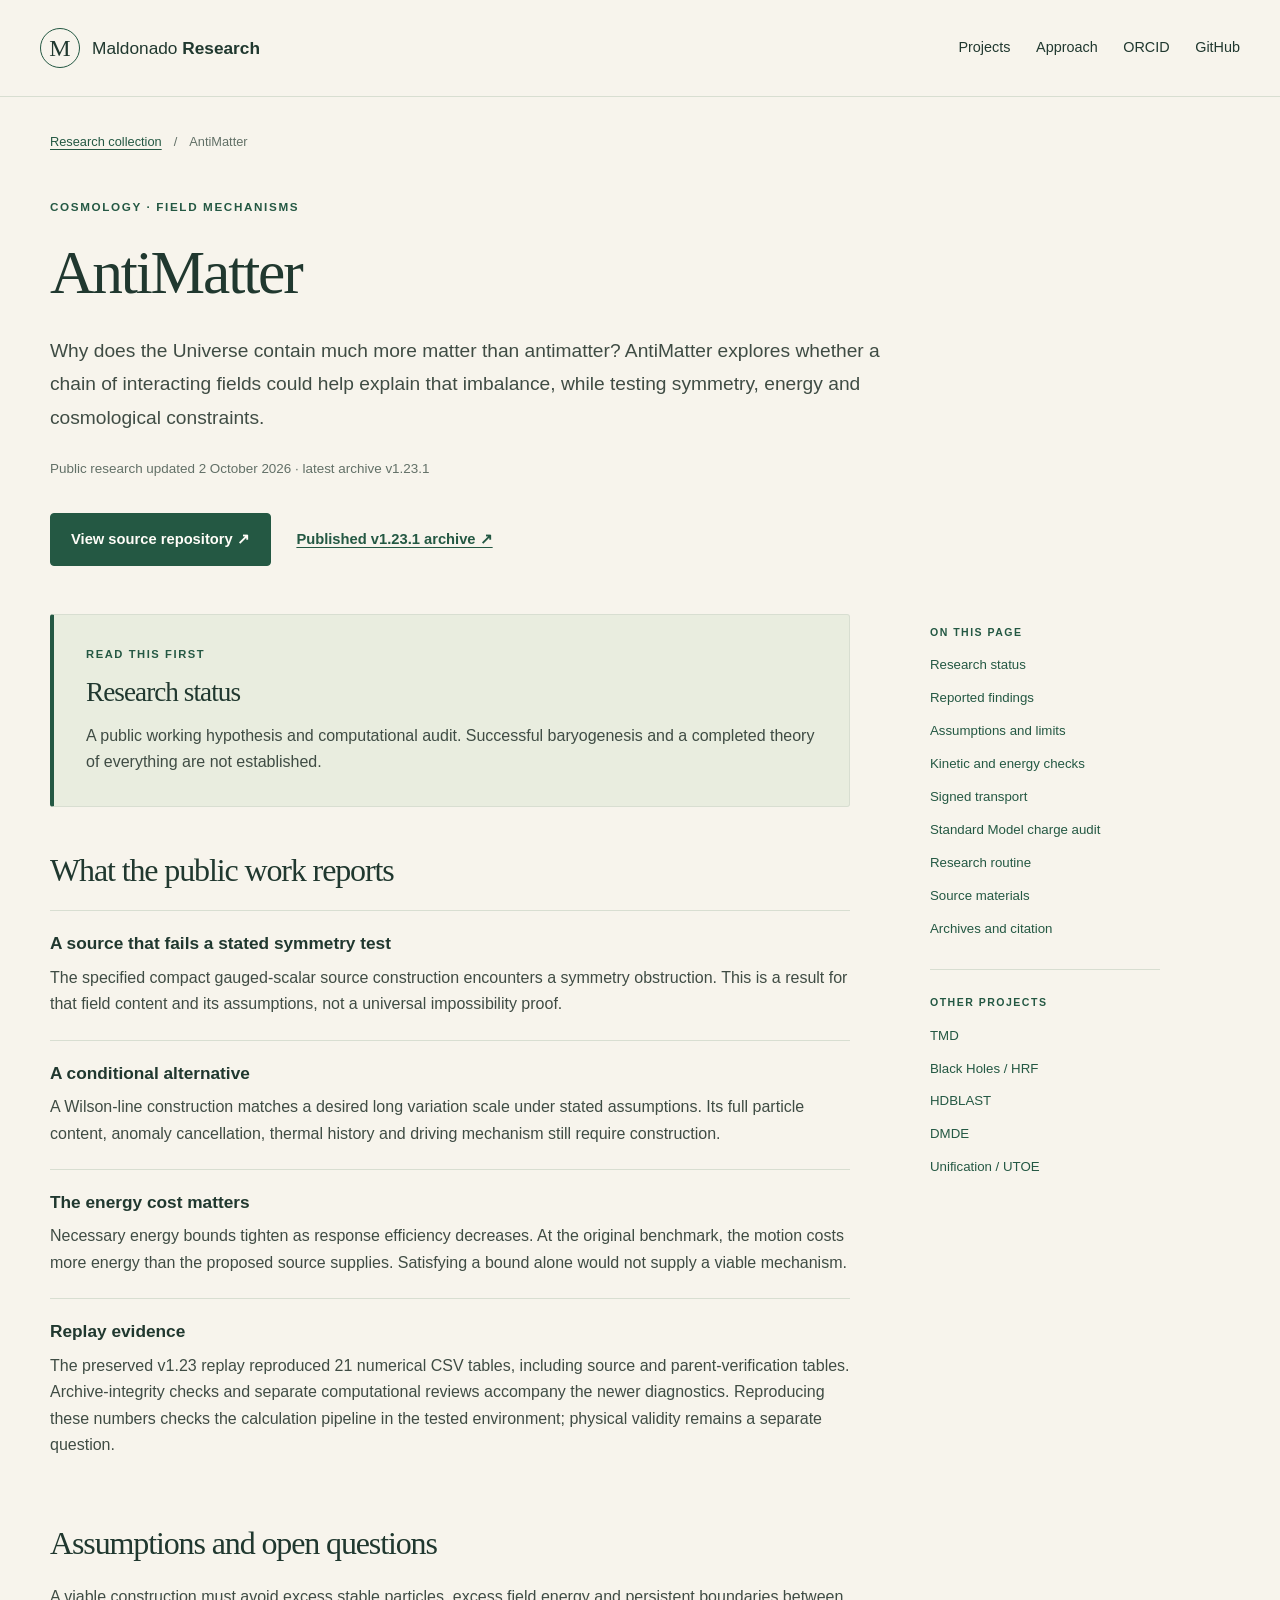
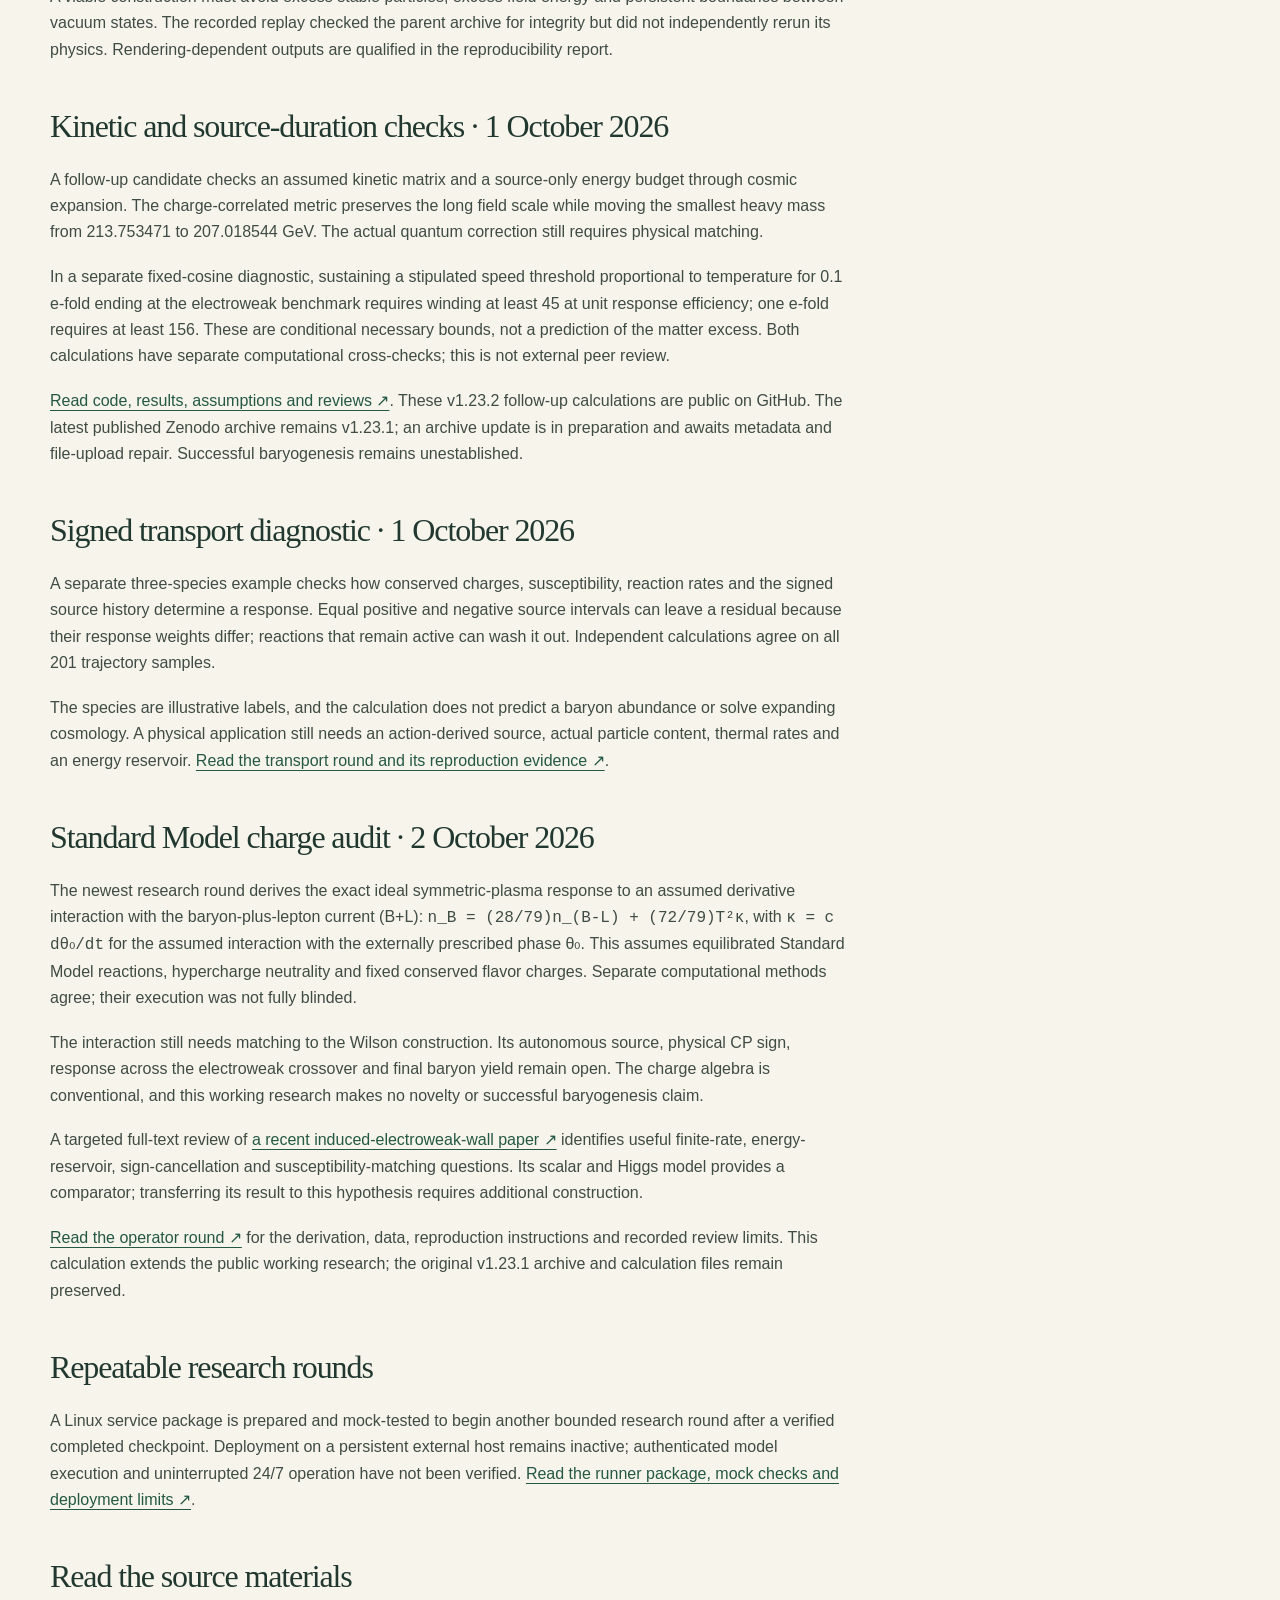
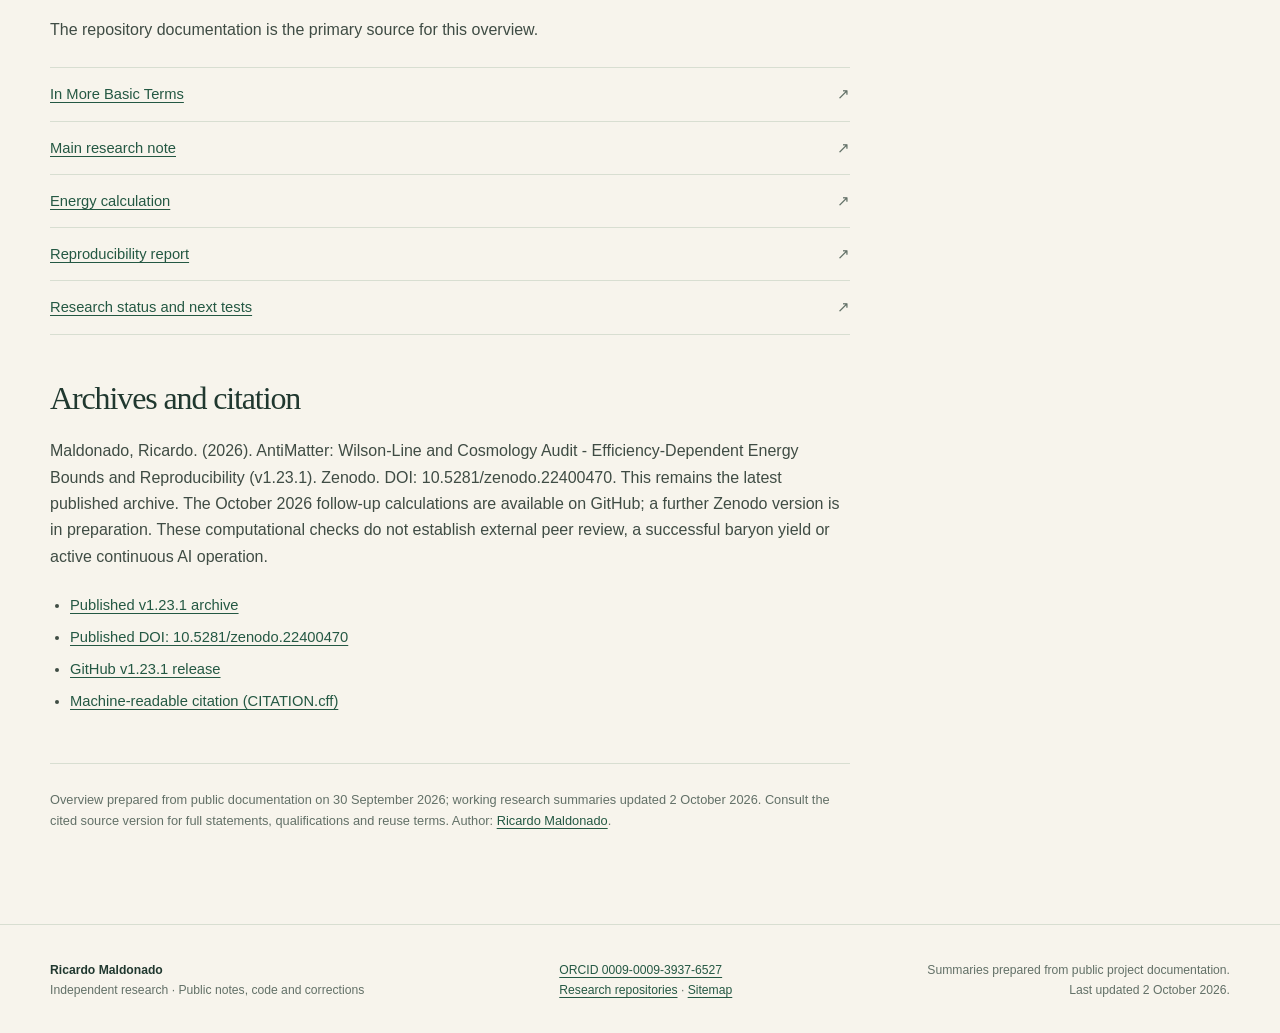
<file: projects/antimatter/index.html>
<!doctype html>
<html lang="en">
<head>
  <meta charset="utf-8">
  <meta name="viewport" content="width=device-width, initial-scale=1">
  <title>AntiMatter | Maldonado Research</title>
  <meta name="description" content="Public October 2026 energy, transport and Standard Model charge diagnostics for AntiMatter; the latest published archive remains v1.23.1 and the final baryon yield remains open.">
  <meta name="author" content="Ricardo Maldonado">
  <meta name="robots" content="index, follow">
  <meta name="theme-color" content="#f7f4ec">
  <link rel="canonical" href="https://maldonado-research.github.io/projects/antimatter/">
  <meta property="og:type" content="website">
  <meta property="og:site_name" content="Maldonado Research">
  <meta property="og:title" content="AntiMatter | Maldonado Research">
  <meta property="og:description" content="Public October 2026 energy, transport and Standard Model charge diagnostics for AntiMatter; the latest published archive remains v1.23.1 and the final baryon yield remains open.">
  <meta property="og:url" content="https://maldonado-research.github.io/projects/antimatter/">
  <meta property="og:locale" content="en_US">
  <meta name="twitter:card" content="summary">
  <meta name="twitter:title" content="AntiMatter | Maldonado Research">
  <meta name="twitter:description" content="Public October 2026 energy, transport and Standard Model charge diagnostics for AntiMatter; the latest published archive remains v1.23.1 and the final baryon yield remains open.">
  <link rel="stylesheet" href="../../styles.css">
  <script type="application/ld+json">{"@context": "https://schema.org", "@graph": [{"@type": "Person", "@id": "https://maldonado-research.github.io/#author", "name": "Ricardo Maldonado", "identifier": "https://orcid.org/0009-0009-3937-6527", "sameAs": ["https://orcid.org/0009-0009-3937-6527", "https://github.com/maldonado-research/"]}, {"@type": "WebSite", "@id": "https://maldonado-research.github.io/#website", "url": "https://maldonado-research.github.io/", "name": "Maldonado Research", "inLanguage": "en", "creator": {"@id": "https://maldonado-research.github.io/#author"}}, {"@type": "WebPage", "@id": "https://maldonado-research.github.io/projects/antimatter/#page", "url": "https://maldonado-research.github.io/projects/antimatter/", "name": "AntiMatter | Maldonado Research", "isPartOf": {"@id": "https://maldonado-research.github.io/#website"}, "mainEntity": {"@id": "https://maldonado-research.github.io/projects/antimatter/#research"}}, {"@type": "CreativeWork", "@id": "https://maldonado-research.github.io/projects/antimatter/#research", "name": "AntiMatter", "url": "https://maldonado-research.github.io/projects/antimatter/", "description": "Public October 2026 energy, transport and Standard Model charge diagnostics for AntiMatter; the latest published archive remains v1.23.1 and the final baryon yield remains open.", "author": {"@id": "https://maldonado-research.github.io/#author"}, "version": "Published archive v1.23.1 · 5 September 2026", "inLanguage": "en", "isBasedOn": "https://github.com/maldonado-research/AntiMatter", "subjectOf": [{"@type": "CreativeWork", "url": "https://zenodo.org/records/22400470", "name": "Latest published archive: v1.23.1"}, {"@type": "CreativeWork", "url": "https://doi.org/10.5281/zenodo.22400470", "name": "Published DOI: 10.5281/zenodo.22400470"}, {"@type": "CreativeWork", "url": "https://github.com/maldonado-research/AntiMatter/releases/tag/v1.23.1", "name": "GitHub v1.23.1 release"}, {"@type": "CreativeWork", "url": "https://github.com/maldonado-research/AntiMatter/tree/main/research/AM1232_CANDIDATE_20261001", "name": "Public follow-up kinetic-metric and source-duration diagnostics — archive update in preparation"}, {"@type": "CreativeWork", "url": "https://github.com/maldonado-research/AntiMatter/tree/main/research/rounds/2026-10-01_transport_gate", "name": "Public illustrative signed transport diagnostic"}, {"@type": "CreativeWork", "url": "https://github.com/maldonado-research/AntiMatter/tree/main/research/rounds/2026-10-02_sm_operator_gate", "name": "Public conditional Standard Model charge and source matching diagnostic"}], "dateModified": "2026-10-02"}]}</script>
</head>
<body>
<a class="skip-link" href="#main">Skip to content</a>
<header class="site-header">
  <div class="header-inner">
    <a class="brand" href="../../"><span class="brand-mark" aria-hidden="true">M</span><span>Maldonado <strong>Research</strong></span></a>
    <nav aria-label="Main navigation">
      <a href="../../#projects">Projects</a>
      <a href="../../#approach">Approach</a>
      <a href="https://orcid.org/0009-0009-3937-6527">ORCID</a>
      <a href="https://github.com/maldonado-research/">GitHub</a>
    </nav>
  </div>
</header><main id="main"><div class="wrap project-hero"><nav class="breadcrumb" aria-label="Breadcrumb"><a href="../../#projects">Research collection</a><span aria-hidden="true">/</span><span aria-current="page">AntiMatter</span></nav><p class="eyebrow">Cosmology · field mechanisms</p><h1>AntiMatter</h1><p class="project-lede">Why does the Universe contain much more matter than antimatter? AntiMatter explores whether a chain of interacting fields could help explain that imbalance, while testing symmetry, energy and cosmological constraints.</p><p class="version-line">Public research updated 2 October 2026 · latest archive v1.23.1</p><div class="actions"><a href="https://github.com/maldonado-research/AntiMatter" class="button">View source repository ↗</a><a href="https://zenodo.org/records/22400470" class="text-link">Published v1.23.1 archive ↗</a></div></div>
<div class="wrap project-layout"><article class="project-body"><section id="status" class="status-panel" aria-labelledby="status-title"><p class="eyebrow">Read this first</p><h2 id="status-title">Research status</h2><p>A public working hypothesis and computational audit. Successful baryogenesis and a completed theory of everything are not established.</p></section><section id="findings" aria-labelledby="findings-title"><h2 id="findings-title">What the public work reports</h2><div class="findings-list"><section class="finding"><h3>A source that fails a stated symmetry test</h3><p>The specified compact gauged-scalar source construction encounters a symmetry obstruction. This is a result for that field content and its assumptions, not a universal impossibility proof.</p></section><section class="finding"><h3>A conditional alternative</h3><p>A Wilson-line construction matches a desired long variation scale under stated assumptions. Its full particle content, anomaly cancellation, thermal history and driving mechanism still require construction.</p></section><section class="finding"><h3>The energy cost matters</h3><p>Necessary energy bounds tighten as response efficiency decreases. At the original benchmark, the motion costs more energy than the proposed source supplies. Satisfying a bound alone would not supply a viable mechanism.</p></section><section class="finding"><h3>Replay evidence</h3><p>The preserved v1.23 replay reproduced 21 numerical CSV tables, including source and parent-verification tables. Archive-integrity checks and separate computational reviews accompany the newer diagnostics. Reproducing these numbers checks the calculation pipeline in the tested environment; physical validity remains a separate question.</p></section></div></section><section id="assumptions" aria-labelledby="limits-title"><h2 id="limits-title">Assumptions and open questions</h2><p>A viable construction must avoid excess stable particles, excess field energy and persistent boundaries between vacuum states. The recorded replay checked the parent archive for integrity but did not independently rerun its physics. Rendering-dependent outputs are qualified in the reproducibility report.</p></section>
<section id="working-audit" aria-labelledby="working-audit-title"><h2 id="working-audit-title">Kinetic and source-duration checks · 1 October 2026</h2><p>A follow-up candidate checks an assumed kinetic matrix and a source-only energy budget through cosmic expansion. The charge-correlated metric preserves the long field scale while moving the smallest heavy mass from 213.753471 to 207.018544 GeV. The actual quantum correction still requires physical matching.</p><p>In a separate fixed-cosine diagnostic, sustaining a stipulated speed threshold proportional to temperature for 0.1 e-fold ending at the electroweak benchmark requires winding at least 45 at unit response efficiency; one e-fold requires at least 156. These are conditional necessary bounds, not a prediction of the matter excess. Both calculations have separate computational cross-checks; this is not external peer review.</p><p><a href="https://github.com/maldonado-research/AntiMatter/tree/main/research/AM1232_CANDIDATE_20261001">Read code, results, assumptions and reviews ↗</a>. These v1.23.2 follow-up calculations are public on GitHub. The latest published Zenodo archive remains v1.23.1; an archive update is in preparation and awaits metadata and file-upload repair. Successful baryogenesis remains unestablished.</p></section>
<section id="transport-audit" aria-labelledby="transport-audit-title"><h2 id="transport-audit-title">Signed transport diagnostic · 1 October 2026</h2><p>A separate three-species example checks how conserved charges, susceptibility, reaction rates and the signed source history determine a response. Equal positive and negative source intervals can leave a residual because their response weights differ; reactions that remain active can wash it out. Independent calculations agree on all 201 trajectory samples.</p><p>The species are illustrative labels, and the calculation does not predict a baryon abundance or solve expanding cosmology. A physical application still needs an action-derived source, actual particle content, thermal rates and an energy reservoir. <a href="https://github.com/maldonado-research/AntiMatter/tree/main/research/rounds/2026-10-01_transport_gate">Read the transport round and its reproduction evidence ↗</a>.</p></section>
<section id="operator-audit" aria-labelledby="operator-audit-title"><h2 id="operator-audit-title">Standard Model charge audit · 2 October 2026</h2><p>The newest research round derives the exact ideal symmetric-plasma response to an assumed derivative interaction with the baryon-plus-lepton current (B+L): <code>n_B = (28/79)n_(B-L) + (72/79)T²κ</code>, with <code>κ = c dθ₀/dt</code> for the assumed interaction with the externally prescribed phase θ₀. This assumes equilibrated Standard Model reactions, hypercharge neutrality and fixed conserved flavor charges. Separate computational methods agree; their execution was not fully blinded.</p><p>The interaction still needs matching to the Wilson construction. Its autonomous source, physical CP sign, response across the electroweak crossover and final baryon yield remain open. The charge algebra is conventional, and this working research makes no novelty or successful baryogenesis claim.</p><p>A targeted full-text review of <a href="https://arxiv.org/abs/2604.20762v1">a recent induced-electroweak-wall paper ↗</a> identifies useful finite-rate, energy-reservoir, sign-cancellation and susceptibility-matching questions. Its scalar and Higgs model provides a comparator; transferring its result to this hypothesis requires additional construction.</p><p><a href="https://github.com/maldonado-research/AntiMatter/tree/main/research/rounds/2026-10-02_sm_operator_gate">Read the operator round ↗</a> for the derivation, data, reproduction instructions and recorded review limits. This calculation extends the public working research; the original v1.23.1 archive and calculation files remain preserved.</p></section>
<section id="research-routine" aria-labelledby="research-routine-title"><h2 id="research-routine-title">Repeatable research rounds</h2><p>A Linux service package is prepared and mock-tested to begin another bounded research round after a verified completed checkpoint. Deployment on a persistent external host remains inactive; authenticated model execution and uninterrupted 24/7 operation have not been verified. <a href="https://github.com/maldonado-research/AntiMatter/blob/main/docs/research-routine/deployment/DEPLOYMENT.md">Read the runner package, mock checks and deployment limits ↗</a>.</p></section>
<section id="sources" aria-labelledby="sources-title"><h2 id="sources-title">Read the source materials</h2><p>The repository documentation is the primary source for this overview.</p><ul class="source-list"><li><a href="https://github.com/maldonado-research/AntiMatter/blob/main/research/AM1231/IN_MORE_BASIC_TERMS.md">In More Basic Terms</a><span aria-hidden="true">↗</span></li><li><a href="https://github.com/maldonado-research/AntiMatter/blob/main/research/AM1231/AM1231_NOTE.md">Main research note</a><span aria-hidden="true">↗</span></li><li><a href="https://github.com/maldonado-research/AntiMatter/blob/main/research/AM1231/v1.23.1/v1.23.1_efficiency_energy_frontier.md">Energy calculation</a><span aria-hidden="true">↗</span></li><li><a href="https://github.com/maldonado-research/AntiMatter/blob/main/research/AM1231/REPRODUCIBILITY.md">Reproducibility report</a><span aria-hidden="true">↗</span></li><li><a href="https://github.com/maldonado-research/AntiMatter/blob/main/docs/RESEARCH_STATUS.md">Research status and next tests</a><span aria-hidden="true">↗</span></li></ul></section><section id="citation" aria-labelledby="citation-title"><h2 id="citation-title">Archives and citation</h2><p>Maldonado, Ricardo. (2026). AntiMatter: Wilson-Line and Cosmology Audit - Efficiency-Dependent Energy Bounds and Reproducibility (v1.23.1). Zenodo. DOI: 10.5281/zenodo.22400470. This remains the latest published archive. The October 2026 follow-up calculations are available on GitHub; a further Zenodo version is in preparation. These computational checks do not establish external peer review, a successful baryon yield or active continuous AI operation.</p><ul class="archive-list"><li><a href="https://zenodo.org/records/22400470">Published v1.23.1 archive</a></li><li><a href="https://doi.org/10.5281/zenodo.22400470">Published DOI: 10.5281/zenodo.22400470</a></li><li><a href="https://github.com/maldonado-research/AntiMatter/releases/tag/v1.23.1">GitHub v1.23.1 release</a></li><li><a href="https://github.com/maldonado-research/AntiMatter/blob/main/CITATION.cff">Machine-readable citation (CITATION.cff)</a></li></ul></section><p class="source-note">Overview prepared from public documentation on 30 September 2026; working research summaries updated 2 October 2026. Consult the cited source version for full statements, qualifications and reuse terms. Author: <a href="https://orcid.org/0009-0009-3937-6527">Ricardo Maldonado</a>.</p></article><aside class="page-sidebar" aria-label="Project navigation"><p class="eyebrow">On this page</p><nav aria-label="Page sections"><a href="#status">Research status</a><a href="#findings">Reported findings</a><a href="#assumptions">Assumptions and limits</a><a href="#working-audit">Kinetic and energy checks</a><a href="#transport-audit">Signed transport</a><a href="#operator-audit">Standard Model charge audit</a><a href="#research-routine">Research routine</a><a href="#sources">Source materials</a><a href="#citation">Archives and citation</a></nav><div class="sidebar-related"><p class="eyebrow">Other projects</p><nav aria-label="Other research projects"><a href="../tmd/">TMD</a><a href="../black-holes-hrf/">Black Holes / HRF</a><a href="../hdblast/">HDBLAST</a><a href="../dmde/">DMDE</a><a href="../unified-theory-of-everything/">Unification / UTOE</a></nav></div></aside></div></main><footer class="site-footer"><div class="footer-inner"><p><strong>Ricardo Maldonado</strong><br>Independent research · Public notes, code and corrections</p><p><a href="https://orcid.org/0009-0009-3937-6527">ORCID 0009-0009-3937-6527</a><br><a href="https://github.com/maldonado-research/">Research repositories</a> · <a href="../../sitemap.xml">Sitemap</a></p><p class="footer-note">Summaries prepared from public project documentation.<br>Last updated 2 October 2026.</p></div></footer>
</body>
</html>
</file>
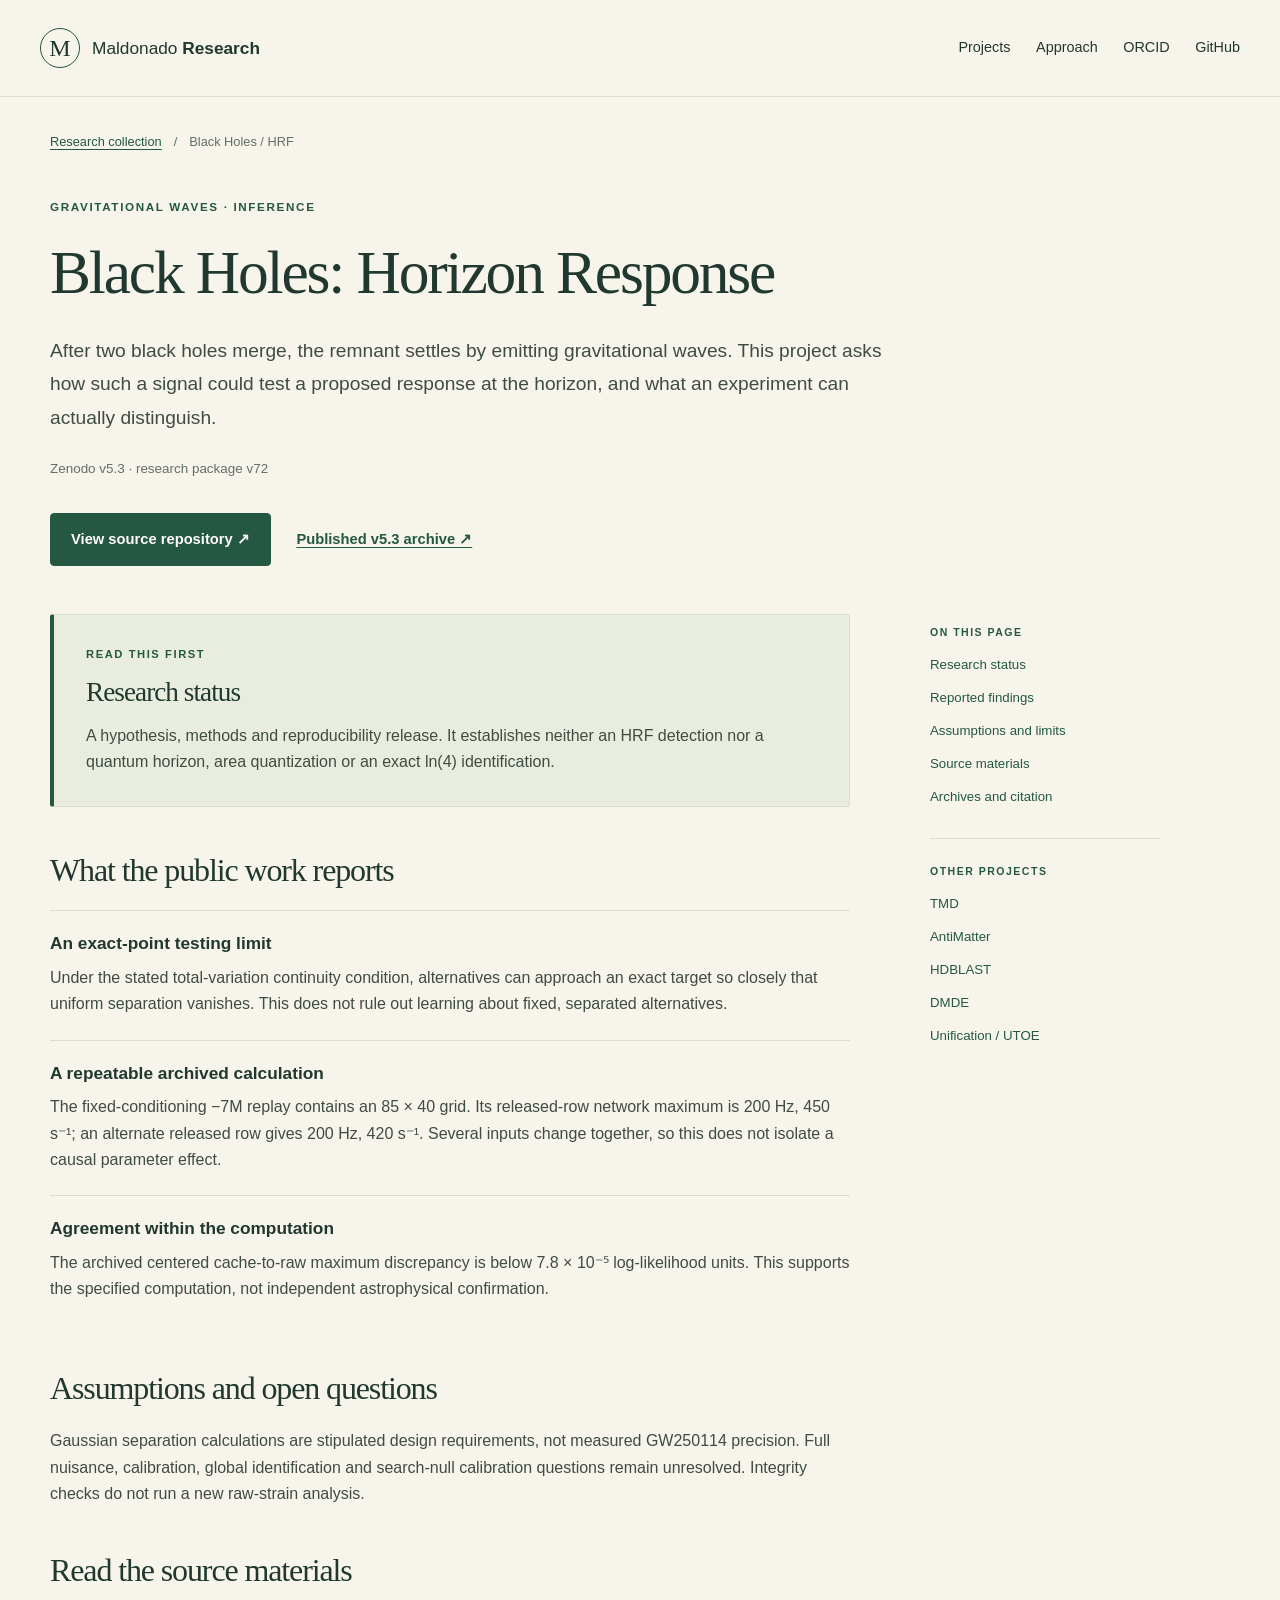
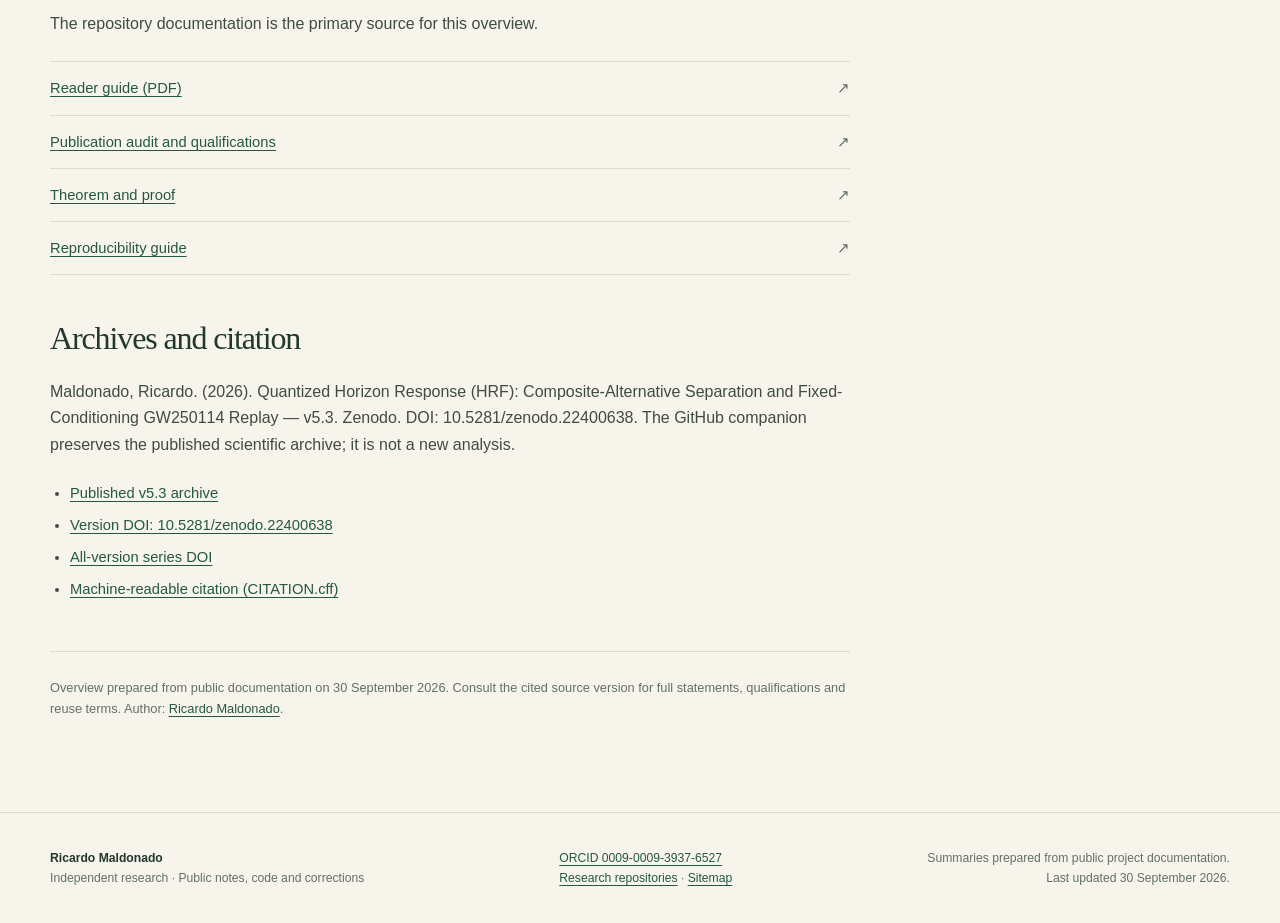
<file: projects/black-holes-hrf/index.html>
<!doctype html>
<html lang="en">
<head>
  <meta charset="utf-8">
  <meta name="viewport" content="width=device-width, initial-scale=1">
  <title>Black Holes: Horizon Response | Maldonado Research</title>
  <meta name="description" content="Quantized horizon-response hypothesis: statistical separation limits and an archived fixed-conditioning GW250114 replay. No HRF detection is established.">
  <meta name="author" content="Ricardo Maldonado">
  <meta name="robots" content="index, follow">
  <meta name="theme-color" content="#f7f4ec">
  <link rel="canonical" href="https://maldonado-research.github.io/projects/black-holes-hrf/">
  <meta property="og:type" content="website">
  <meta property="og:site_name" content="Maldonado Research">
  <meta property="og:title" content="Black Holes: Horizon Response | Maldonado Research">
  <meta property="og:description" content="Quantized horizon-response hypothesis: statistical separation limits and an archived fixed-conditioning GW250114 replay. No HRF detection is established.">
  <meta property="og:url" content="https://maldonado-research.github.io/projects/black-holes-hrf/">
  <meta property="og:locale" content="en_US">
  <meta name="twitter:card" content="summary">
  <meta name="twitter:title" content="Black Holes: Horizon Response | Maldonado Research">
  <meta name="twitter:description" content="Quantized horizon-response hypothesis: statistical separation limits and an archived fixed-conditioning GW250114 replay. No HRF detection is established.">
  <link rel="stylesheet" href="../../styles.css">
  <script type="application/ld+json">{"@context": "https://schema.org", "@graph": [{"@type": "Person", "@id": "https://maldonado-research.github.io/#author", "name": "Ricardo Maldonado", "identifier": "https://orcid.org/0009-0009-3937-6527", "sameAs": ["https://orcid.org/0009-0009-3937-6527", "https://github.com/maldonado-research/"]}, {"@type": "WebSite", "@id": "https://maldonado-research.github.io/#website", "url": "https://maldonado-research.github.io/", "name": "Maldonado Research", "inLanguage": "en", "creator": {"@id": "https://maldonado-research.github.io/#author"}}, {"@type": "WebPage", "@id": "https://maldonado-research.github.io/projects/black-holes-hrf/#page", "url": "https://maldonado-research.github.io/projects/black-holes-hrf/", "name": "Black Holes: Horizon Response | Maldonado Research", "isPartOf": {"@id": "https://maldonado-research.github.io/#website"}, "mainEntity": {"@id": "https://maldonado-research.github.io/projects/black-holes-hrf/#research"}}, {"@type": "CreativeWork", "@id": "https://maldonado-research.github.io/projects/black-holes-hrf/#research", "name": "Black Holes: Horizon Response", "url": "https://maldonado-research.github.io/projects/black-holes-hrf/", "description": "Quantized horizon-response hypothesis: statistical separation limits and an archived fixed-conditioning GW250114 replay. No HRF detection is established.", "author": {"@id": "https://maldonado-research.github.io/#author"}, "version": "Zenodo v5.3 · research package v72", "inLanguage": "en", "isBasedOn": "https://github.com/maldonado-research/black-holes-hrf", "subjectOf": [{"@type": "CreativeWork", "url": "https://zenodo.org/records/22400638", "name": "Published v5.3 archive"}, {"@type": "CreativeWork", "url": "https://doi.org/10.5281/zenodo.22400638", "name": "Version DOI: 10.5281/zenodo.22400638"}, {"@type": "CreativeWork", "url": "https://doi.org/10.5281/zenodo.18050128", "name": "All-version series DOI"}]}]}</script>
</head>
<body>
<a class="skip-link" href="#main">Skip to content</a>
<header class="site-header">
  <div class="header-inner">
    <a class="brand" href="../../"><span class="brand-mark" aria-hidden="true">M</span><span>Maldonado <strong>Research</strong></span></a>
    <nav aria-label="Main navigation">
      <a href="../../#projects">Projects</a>
      <a href="../../#approach">Approach</a>
      <a href="https://orcid.org/0009-0009-3937-6527">ORCID</a>
      <a href="https://github.com/maldonado-research/">GitHub</a>
    </nav>
  </div>
</header><main id="main"><div class="wrap project-hero"><nav class="breadcrumb" aria-label="Breadcrumb"><a href="../../#projects">Research collection</a><span aria-hidden="true">/</span><span aria-current="page">Black Holes / HRF</span></nav><p class="eyebrow">Gravitational waves · inference</p><h1>Black Holes: Horizon Response</h1><p class="project-lede">After two black holes merge, the remnant settles by emitting gravitational waves. This project asks how such a signal could test a proposed response at the horizon, and what an experiment can actually distinguish.</p><p class="version-line">Zenodo v5.3 · research package v72</p><div class="actions"><a href="https://github.com/maldonado-research/black-holes-hrf" class="button">View source repository ↗</a><a href="https://zenodo.org/records/22400638" class="text-link">Published v5.3 archive ↗</a></div></div>
<div class="wrap project-layout"><article class="project-body"><section id="status" class="status-panel" aria-labelledby="status-title"><p class="eyebrow">Read this first</p><h2 id="status-title">Research status</h2><p>A hypothesis, methods and reproducibility release. It establishes neither an HRF detection nor a quantum horizon, area quantization or an exact ln(4) identification.</p></section><section id="findings" aria-labelledby="findings-title"><h2 id="findings-title">What the public work reports</h2><div class="findings-list"><section class="finding"><h3>An exact-point testing limit</h3><p>Under the stated total-variation continuity condition, alternatives can approach an exact target so closely that uniform separation vanishes. This does not rule out learning about fixed, separated alternatives.</p></section><section class="finding"><h3>A repeatable archived calculation</h3><p>The fixed-conditioning −7M replay contains an 85 × 40 grid. Its released-row network maximum is 200 Hz, 450 s⁻¹; an alternate released row gives 200 Hz, 420 s⁻¹. Several inputs change together, so this does not isolate a causal parameter effect.</p></section><section class="finding"><h3>Agreement within the computation</h3><p>The archived centered cache-to-raw maximum discrepancy is below 7.8 × 10⁻⁵ log-likelihood units. This supports the specified computation, not independent astrophysical confirmation.</p></section></div></section><section id="assumptions" aria-labelledby="limits-title"><h2 id="limits-title">Assumptions and open questions</h2><p>Gaussian separation calculations are stipulated design requirements, not measured GW250114 precision. Full nuisance, calibration, global identification and search-null calibration questions remain unresolved. Integrity checks do not run a new raw-strain analysis.</p></section>
<section id="sources" aria-labelledby="sources-title"><h2 id="sources-title">Read the source materials</h2><p>The repository documentation is the primary source for this overview.</p><ul class="source-list"><li><a href="https://github.com/maldonado-research/black-holes-hrf/blob/main/release/v5.3/GW250114_V5_3_READER_GUIDE.pdf">Reader guide (PDF)</a><span aria-hidden="true">↗</span></li><li><a href="https://github.com/maldonado-research/black-holes-hrf/blob/main/release/v5.3/GW250114_V72_PUBLICATION_AUDIT_2026-09-05.md">Publication audit and qualifications</a><span aria-hidden="true">↗</span></li><li><a href="https://github.com/maldonado-research/black-holes-hrf/blob/main/research/v72/GW250114_V72_THEOREM_AND_PROOF.md">Theorem and proof</a><span aria-hidden="true">↗</span></li><li><a href="https://github.com/maldonado-research/black-holes-hrf/blob/main/docs/REPRODUCIBILITY.md">Reproducibility guide</a><span aria-hidden="true">↗</span></li></ul></section><section id="citation" aria-labelledby="citation-title"><h2 id="citation-title">Archives and citation</h2><p>Maldonado, Ricardo. (2026). Quantized Horizon Response (HRF): Composite-Alternative Separation and Fixed-Conditioning GW250114 Replay — v5.3. Zenodo. DOI: 10.5281/zenodo.22400638. The GitHub companion preserves the published scientific archive; it is not a new analysis.</p><ul class="archive-list"><li><a href="https://zenodo.org/records/22400638">Published v5.3 archive</a></li><li><a href="https://doi.org/10.5281/zenodo.22400638">Version DOI: 10.5281/zenodo.22400638</a></li><li><a href="https://doi.org/10.5281/zenodo.18050128">All-version series DOI</a></li><li><a href="https://github.com/maldonado-research/black-holes-hrf/blob/main/CITATION.cff">Machine-readable citation (CITATION.cff)</a></li></ul></section><p class="source-note">Overview prepared from public documentation on 30 September 2026. Consult the cited source version for full statements, qualifications and reuse terms. Author: <a href="https://orcid.org/0009-0009-3937-6527">Ricardo Maldonado</a>.</p></article><aside class="page-sidebar" aria-label="Project navigation"><p class="eyebrow">On this page</p><nav aria-label="Page sections"><a href="#status">Research status</a><a href="#findings">Reported findings</a><a href="#assumptions">Assumptions and limits</a><a href="#sources">Source materials</a><a href="#citation">Archives and citation</a></nav><div class="sidebar-related"><p class="eyebrow">Other projects</p><nav aria-label="Other research projects"><a href="../tmd/">TMD</a><a href="../antimatter/">AntiMatter</a><a href="../hdblast/">HDBLAST</a><a href="../dmde/">DMDE</a><a href="../unified-theory-of-everything/">Unification / UTOE</a></nav></div></aside></div></main><footer class="site-footer"><div class="footer-inner"><p><strong>Ricardo Maldonado</strong><br>Independent research · Public notes, code and corrections</p><p><a href="https://orcid.org/0009-0009-3937-6527">ORCID 0009-0009-3937-6527</a><br><a href="https://github.com/maldonado-research/">Research repositories</a> · <a href="../../sitemap.xml">Sitemap</a></p><p class="footer-note">Summaries prepared from public project documentation.<br>Last updated 30 September 2026.</p></div></footer>
</body>
</html>
</file>
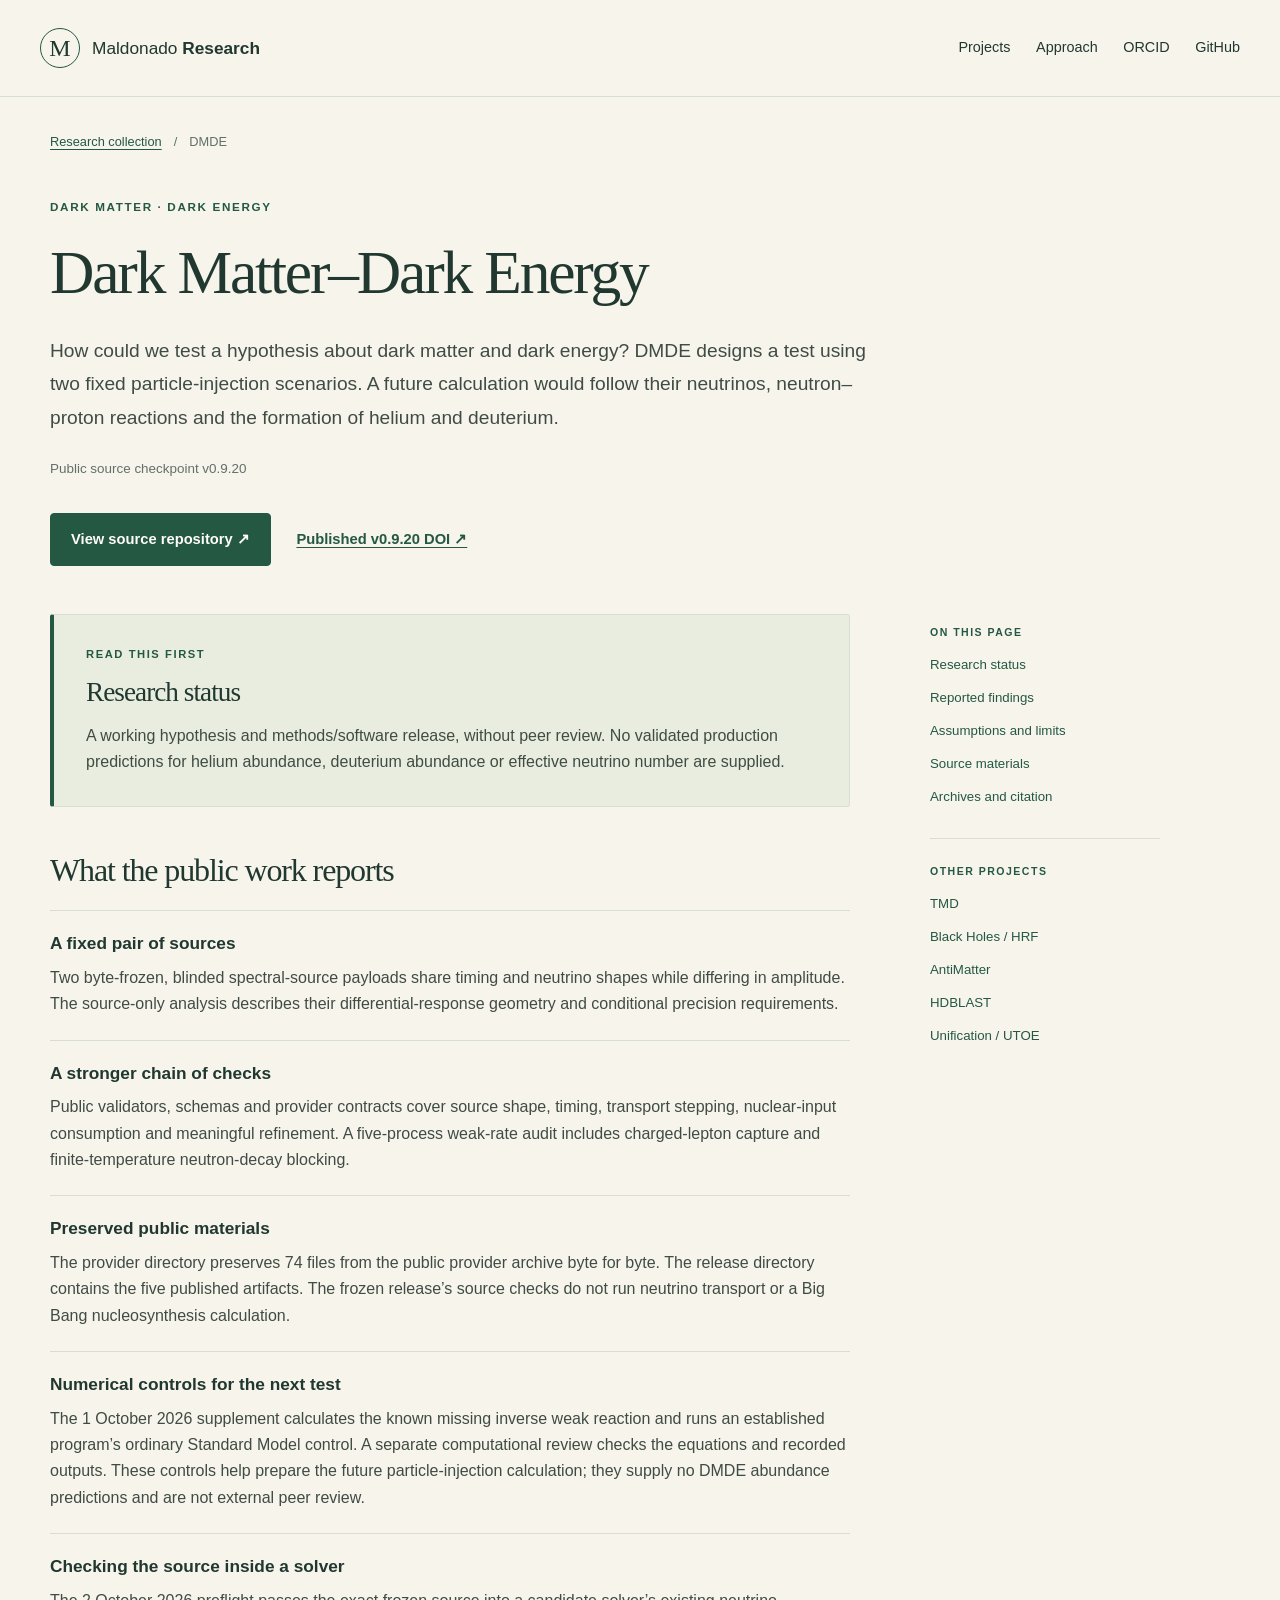
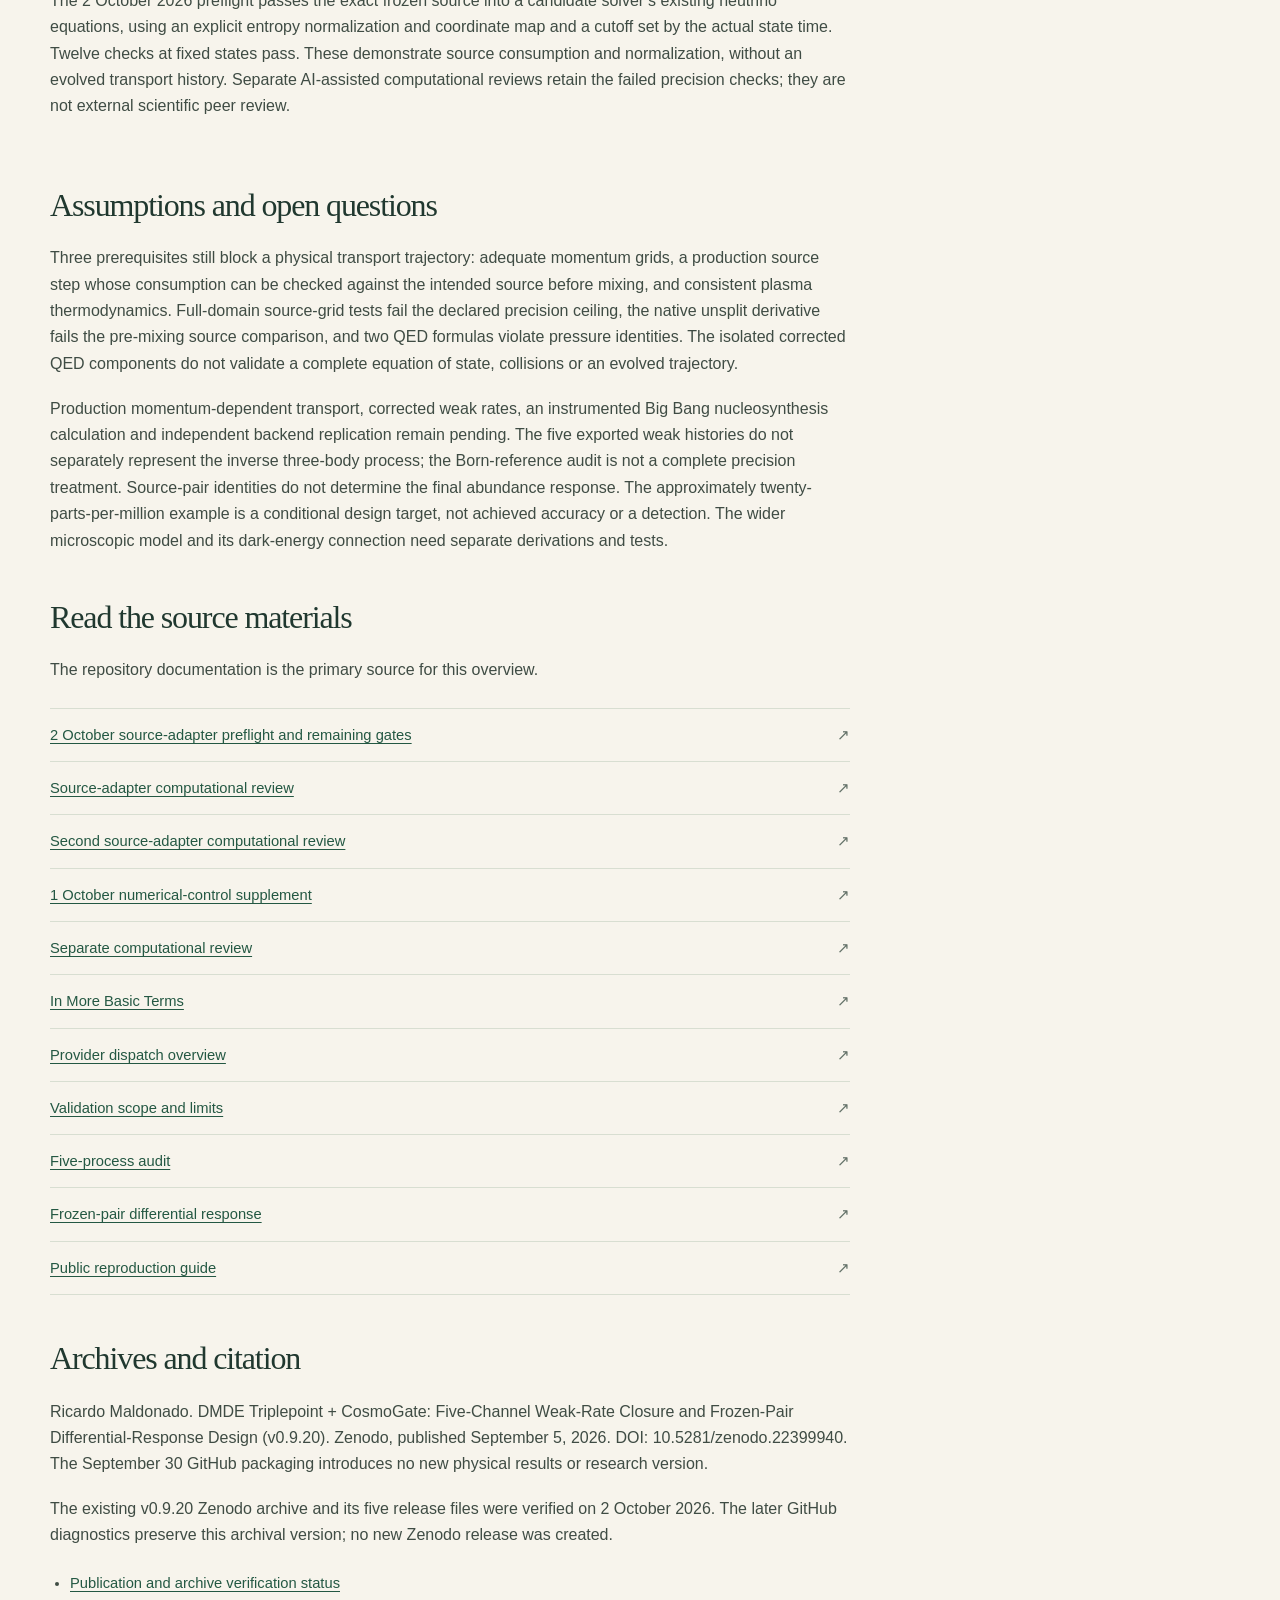
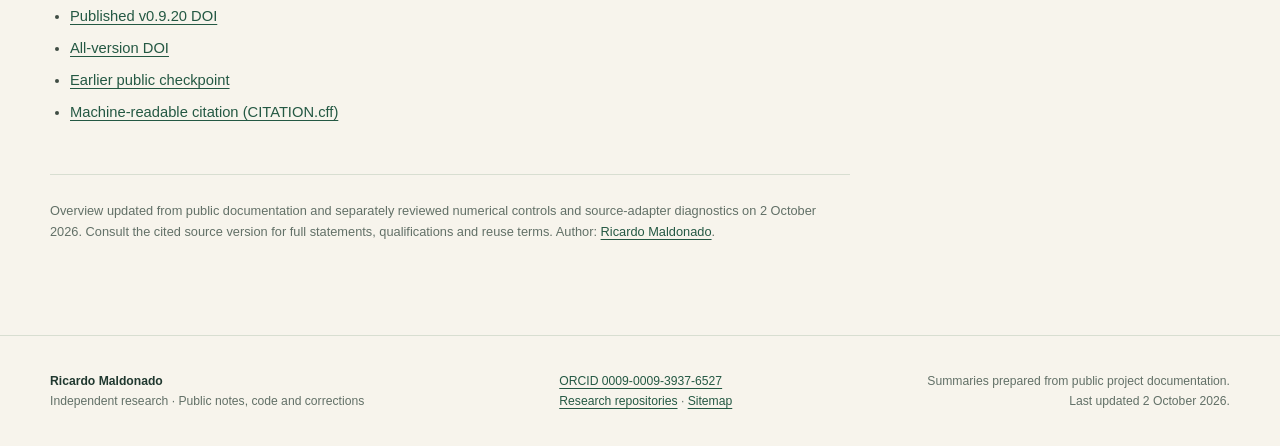
<file: projects/dmde/index.html>
<!doctype html>
<html lang="en">
<head>
  <meta charset="utf-8">
  <meta name="viewport" content="width=device-width, initial-scale=1">
  <title>Dark Matter–Dark Energy | Maldonado Research</title>
  <meta name="description" content="DMDE research: preserved v0.9.20 sources, reviewed numerical controls and source-adapter checks with unresolved transport prerequisites.">
  <meta name="author" content="Ricardo Maldonado">
  <meta name="robots" content="index, follow">
  <meta name="theme-color" content="#f7f4ec">
  <link rel="canonical" href="https://maldonado-research.github.io/projects/dmde/">
  <meta property="og:type" content="website">
  <meta property="og:site_name" content="Maldonado Research">
  <meta property="og:title" content="Dark Matter–Dark Energy | Maldonado Research">
  <meta property="og:description" content="DMDE research: preserved v0.9.20 sources, reviewed numerical controls and source-adapter checks with unresolved transport prerequisites.">
  <meta property="og:url" content="https://maldonado-research.github.io/projects/dmde/">
  <meta property="og:locale" content="en_US">
  <meta name="twitter:card" content="summary">
  <meta name="twitter:title" content="Dark Matter–Dark Energy | Maldonado Research">
  <meta name="twitter:description" content="DMDE research: preserved v0.9.20 sources, reviewed numerical controls and source-adapter checks with unresolved transport prerequisites.">
  <link rel="stylesheet" href="../../styles.css">
  <script type="application/ld+json">{"@context": "https://schema.org", "@graph": [{"@type": "Person", "@id": "https://maldonado-research.github.io/#author", "name": "Ricardo Maldonado", "identifier": "https://orcid.org/0009-0009-3937-6527", "sameAs": ["https://orcid.org/0009-0009-3937-6527", "https://github.com/maldonado-research/"]}, {"@type": "WebSite", "@id": "https://maldonado-research.github.io/#website", "url": "https://maldonado-research.github.io/", "name": "Maldonado Research", "inLanguage": "en", "creator": {"@id": "https://maldonado-research.github.io/#author"}}, {"@type": "WebPage", "@id": "https://maldonado-research.github.io/projects/dmde/#page", "url": "https://maldonado-research.github.io/projects/dmde/", "name": "Dark Matter–Dark Energy | Maldonado Research", "isPartOf": {"@id": "https://maldonado-research.github.io/#website"}, "mainEntity": {"@id": "https://maldonado-research.github.io/projects/dmde/#research"}}, {"@type": "CreativeWork", "@id": "https://maldonado-research.github.io/projects/dmde/#research", "name": "Dark Matter–Dark Energy", "url": "https://maldonado-research.github.io/projects/dmde/", "description": "DMDE research: preserved v0.9.20 sources, reviewed numerical controls and source-adapter checks with unresolved transport prerequisites.", "author": {"@id": "https://maldonado-research.github.io/#author"}, "version": "Public source checkpoint v0.9.20", "inLanguage": "en", "isBasedOn": "https://github.com/maldonado-research/dmde-research", "subjectOf": [{"@type": "CreativeWork", "url": "https://doi.org/10.5281/zenodo.22399940", "name": "Published v0.9.20 DOI"}, {"@type": "CreativeWork", "url": "https://doi.org/10.5281/zenodo.18135951", "name": "All-version DOI"}, {"@type": "CreativeWork", "url": "https://zenodo.org/records/20187862", "name": "Earlier public checkpoint"}, {"@type": "CreativeWork", "url": "https://github.com/maldonado-research/dmde-research/blob/b54565d5ff63c1bd53935a2fd2f751c593f68d23/research/README.md", "name": "Numerical controls dated 1 October 2026"}, {"@type": "CreativeWork", "url": "https://github.com/maldonado-research/dmde-research/blob/278de562075c0a37a3e36c6776053e3e3dd12330/research/rounds/2026-10-02-source-adapter-preflight/README.md", "name": "Source-adapter preflight dated 2 October 2026"}, {"@type": "CreativeWork", "url": "https://github.com/maldonado-research/dmde-research/blob/main/research/PUBLICATION_STATUS.md", "name": "Publication and archive status dated 2 October 2026"}]}]}</script>
</head>
<body>
<a class="skip-link" href="#main">Skip to content</a>
<header class="site-header">
  <div class="header-inner">
    <a class="brand" href="../../"><span class="brand-mark" aria-hidden="true">M</span><span>Maldonado <strong>Research</strong></span></a>
    <nav aria-label="Main navigation">
      <a href="../../#projects">Projects</a>
      <a href="../../#approach">Approach</a>
      <a href="https://orcid.org/0009-0009-3937-6527">ORCID</a>
      <a href="https://github.com/maldonado-research/">GitHub</a>
    </nav>
  </div>
</header><main id="main"><div class="wrap project-hero"><nav class="breadcrumb" aria-label="Breadcrumb"><a href="../../#projects">Research collection</a><span aria-hidden="true">/</span><span aria-current="page">DMDE</span></nav><p class="eyebrow">Dark matter · dark energy</p><h1>Dark Matter–Dark Energy</h1><p class="project-lede">How could we test a hypothesis about dark matter and dark energy? DMDE designs a test using two fixed particle-injection scenarios. A future calculation would follow their neutrinos, neutron–proton reactions and the formation of helium and deuterium.</p><p class="version-line">Public source checkpoint v0.9.20</p><div class="actions"><a href="https://github.com/maldonado-research/dmde-research" class="button">View source repository ↗</a><a href="https://doi.org/10.5281/zenodo.22399940" class="text-link">Published v0.9.20 DOI ↗</a></div></div>
<div class="wrap project-layout"><article class="project-body"><section id="status" class="status-panel" aria-labelledby="status-title"><p class="eyebrow">Read this first</p><h2 id="status-title">Research status</h2><p>A working hypothesis and methods/software release, without peer review. No validated production predictions for helium abundance, deuterium abundance or effective neutrino number are supplied.</p></section><section id="findings" aria-labelledby="findings-title"><h2 id="findings-title">What the public work reports</h2><div class="findings-list"><section class="finding"><h3>A fixed pair of sources</h3><p>Two byte-frozen, blinded spectral-source payloads share timing and neutrino shapes while differing in amplitude. The source-only analysis describes their differential-response geometry and conditional precision requirements.</p></section><section class="finding"><h3>A stronger chain of checks</h3><p>Public validators, schemas and provider contracts cover source shape, timing, transport stepping, nuclear-input consumption and meaningful refinement. A five-process weak-rate audit includes charged-lepton capture and finite-temperature neutron-decay blocking.</p></section><section class="finding"><h3>Preserved public materials</h3><p>The provider directory preserves 74 files from the public provider archive byte for byte. The release directory contains the five published artifacts. The frozen release’s source checks do not run neutrino transport or a Big Bang nucleosynthesis calculation.</p></section><section class="finding"><h3>Numerical controls for the next test</h3><p>The 1 October 2026 supplement calculates the known missing inverse weak reaction and runs an established program’s ordinary Standard Model control. A separate computational review checks the equations and recorded outputs. These controls help prepare the future particle-injection calculation; they supply no DMDE abundance predictions and are not external peer review.</p></section><section class="finding"><h3>Checking the source inside a solver</h3><p>The 2 October 2026 preflight passes the exact frozen source into a candidate solver’s existing neutrino equations, using an explicit entropy normalization and coordinate map and a cutoff set by the actual state time. Twelve checks at fixed states pass. These demonstrate source consumption and normalization, without an evolved transport history. Separate AI-assisted computational reviews retain the failed precision checks; they are not external scientific peer review.</p></section></div></section><section id="assumptions" aria-labelledby="limits-title"><h2 id="limits-title">Assumptions and open questions</h2><p>Three prerequisites still block a physical transport trajectory: adequate momentum grids, a production source step whose consumption can be checked against the intended source before mixing, and consistent plasma thermodynamics. Full-domain source-grid tests fail the declared precision ceiling, the native unsplit derivative fails the pre-mixing source comparison, and two QED formulas violate pressure identities. The isolated corrected QED components do not validate a complete equation of state, collisions or an evolved trajectory.</p><p>Production momentum-dependent transport, corrected weak rates, an instrumented Big Bang nucleosynthesis calculation and independent backend replication remain pending. The five exported weak histories do not separately represent the inverse three-body process; the Born-reference audit is not a complete precision treatment. Source-pair identities do not determine the final abundance response. The approximately twenty-parts-per-million example is a conditional design target, not achieved accuracy or a detection. The wider microscopic model and its dark-energy connection need separate derivations and tests.</p></section>
<section id="sources" aria-labelledby="sources-title"><h2 id="sources-title">Read the source materials</h2><p>The repository documentation is the primary source for this overview.</p><ul class="source-list"><li><a href="https://github.com/maldonado-research/dmde-research/blob/278de562075c0a37a3e36c6776053e3e3dd12330/research/rounds/2026-10-02-source-adapter-preflight/README.md">2 October source-adapter preflight and remaining gates</a><span aria-hidden="true">↗</span></li><li><a href="https://github.com/maldonado-research/dmde-research/blob/278de562075c0a37a3e36c6776053e3e3dd12330/research/rounds/2026-10-02-source-adapter-preflight/review/README.md">Source-adapter computational review</a><span aria-hidden="true">↗</span></li><li><a href="https://github.com/maldonado-research/dmde-research/blob/278de562075c0a37a3e36c6776053e3e3dd12330/research/rounds/2026-10-02-source-adapter-preflight/peer/README.md">Second source-adapter computational review</a><span aria-hidden="true">↗</span></li><li><a href="https://github.com/maldonado-research/dmde-research/blob/b54565d5ff63c1bd53935a2fd2f751c593f68d23/research/README.md">1 October numerical-control supplement</a><span aria-hidden="true">↗</span></li><li><a href="https://github.com/maldonado-research/dmde-research/blob/b54565d5ff63c1bd53935a2fd2f751c593f68d23/research/2026-10-01-independent-review/AUDIT.md">Separate computational review</a><span aria-hidden="true">↗</span></li><li><a href="https://github.com/maldonado-research/dmde-research/blob/main/releases/v0.9.20/DMDE_v0920_README_IN_MORE_BASIC_TERMS.md">In More Basic Terms</a><span aria-hidden="true">↗</span></li><li><a href="https://github.com/maldonado-research/dmde-research/blob/main/provider/README_PROVIDER_DISPATCH.md">Provider dispatch overview</a><span aria-hidden="true">↗</span></li><li><a href="https://github.com/maldonado-research/dmde-research/blob/main/provider/docs/DMDE_v0920_VALIDATION_SCOPE_AND_LIMITS.md">Validation scope and limits</a><span aria-hidden="true">↗</span></li><li><a href="https://github.com/maldonado-research/dmde-research/blob/main/provider/docs/DMDE_v0920_WEAK5_CLOSURE_AND_FALSE_PASS.md">Five-process audit</a><span aria-hidden="true">↗</span></li><li><a href="https://github.com/maldonado-research/dmde-research/blob/main/provider/docs/DMDE_v0920_FROZEN_PAIR_DIFFERENTIAL_RESPONSE_RESULT.md">Frozen-pair differential response</a><span aria-hidden="true">↗</span></li><li><a href="https://github.com/maldonado-research/dmde-research/blob/main/REPRODUCING.md">Public reproduction guide</a><span aria-hidden="true">↗</span></li></ul></section><section id="citation" aria-labelledby="citation-title"><h2 id="citation-title">Archives and citation</h2><p>Ricardo Maldonado. DMDE Triplepoint + CosmoGate: Five-Channel Weak-Rate Closure and Frozen-Pair Differential-Response Design (v0.9.20). Zenodo, published September 5, 2026. DOI: 10.5281/zenodo.22399940. The September 30 GitHub packaging introduces no new physical results or research version.</p><p>The existing v0.9.20 Zenodo archive and its five release files were verified on 2 October 2026. The later GitHub diagnostics preserve this archival version; no new Zenodo release was created.</p><ul class="archive-list"><li><a href="https://github.com/maldonado-research/dmde-research/blob/main/research/PUBLICATION_STATUS.md">Publication and archive verification status</a></li><li><a href="https://doi.org/10.5281/zenodo.22399940">Published v0.9.20 DOI</a></li><li><a href="https://doi.org/10.5281/zenodo.18135951">All-version DOI</a></li><li><a href="https://zenodo.org/records/20187862">Earlier public checkpoint</a></li><li><a href="https://github.com/maldonado-research/dmde-research/blob/main/CITATION.cff">Machine-readable citation (CITATION.cff)</a></li></ul></section><p class="source-note">Overview updated from public documentation and separately reviewed numerical controls and source-adapter diagnostics on 2 October 2026. Consult the cited source version for full statements, qualifications and reuse terms. Author: <a href="https://orcid.org/0009-0009-3937-6527">Ricardo Maldonado</a>.</p></article><aside class="page-sidebar" aria-label="Project navigation"><p class="eyebrow">On this page</p><nav aria-label="Page sections"><a href="#status">Research status</a><a href="#findings">Reported findings</a><a href="#assumptions">Assumptions and limits</a><a href="#sources">Source materials</a><a href="#citation">Archives and citation</a></nav><div class="sidebar-related"><p class="eyebrow">Other projects</p><nav aria-label="Other research projects"><a href="../tmd/">TMD</a><a href="../black-holes-hrf/">Black Holes / HRF</a><a href="../antimatter/">AntiMatter</a><a href="../hdblast/">HDBLAST</a><a href="../unified-theory-of-everything/">Unification / UTOE</a></nav></div></aside></div></main><footer class="site-footer"><div class="footer-inner"><p><strong>Ricardo Maldonado</strong><br>Independent research · Public notes, code and corrections</p><p><a href="https://orcid.org/0009-0009-3937-6527">ORCID 0009-0009-3937-6527</a><br><a href="https://github.com/maldonado-research/">Research repositories</a> · <a href="../../sitemap.xml">Sitemap</a></p><p class="footer-note">Summaries prepared from public project documentation.<br>Last updated 2 October 2026.</p></div></footer>
</body>
</html>
</file>
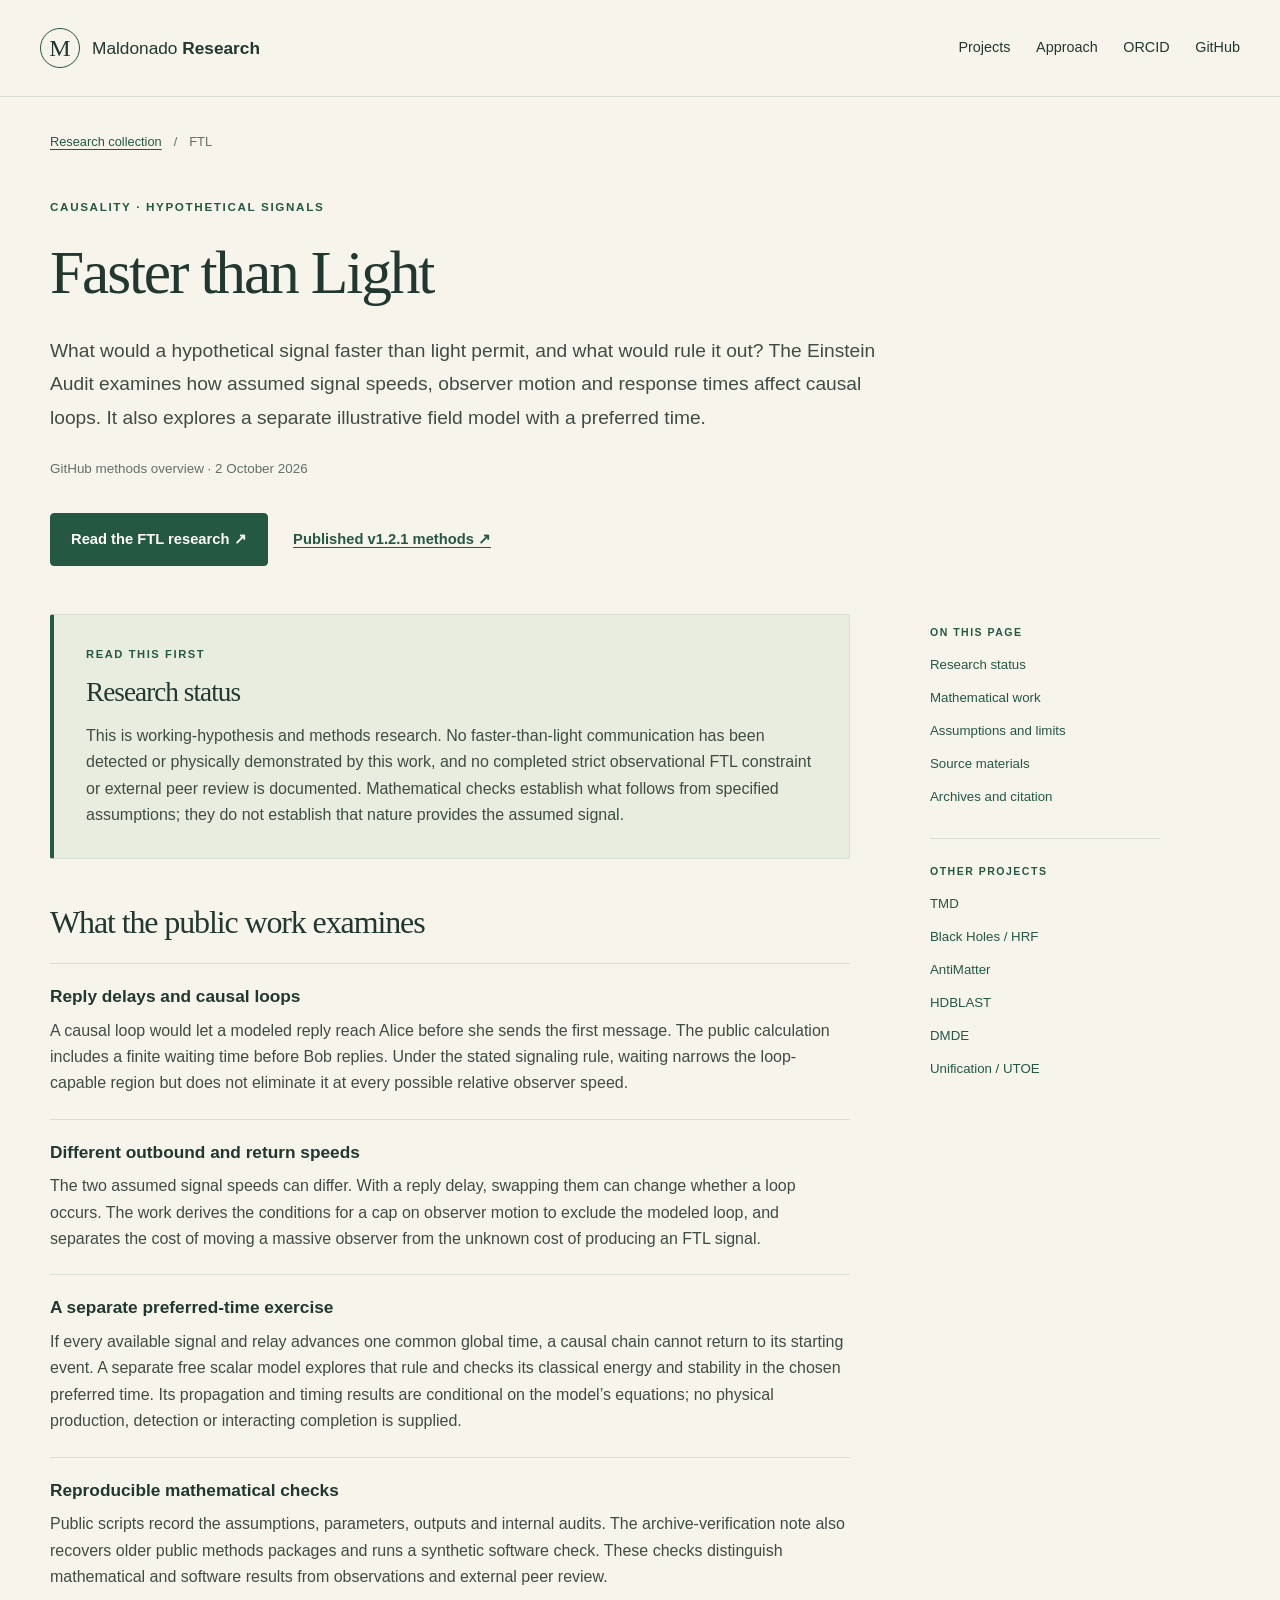
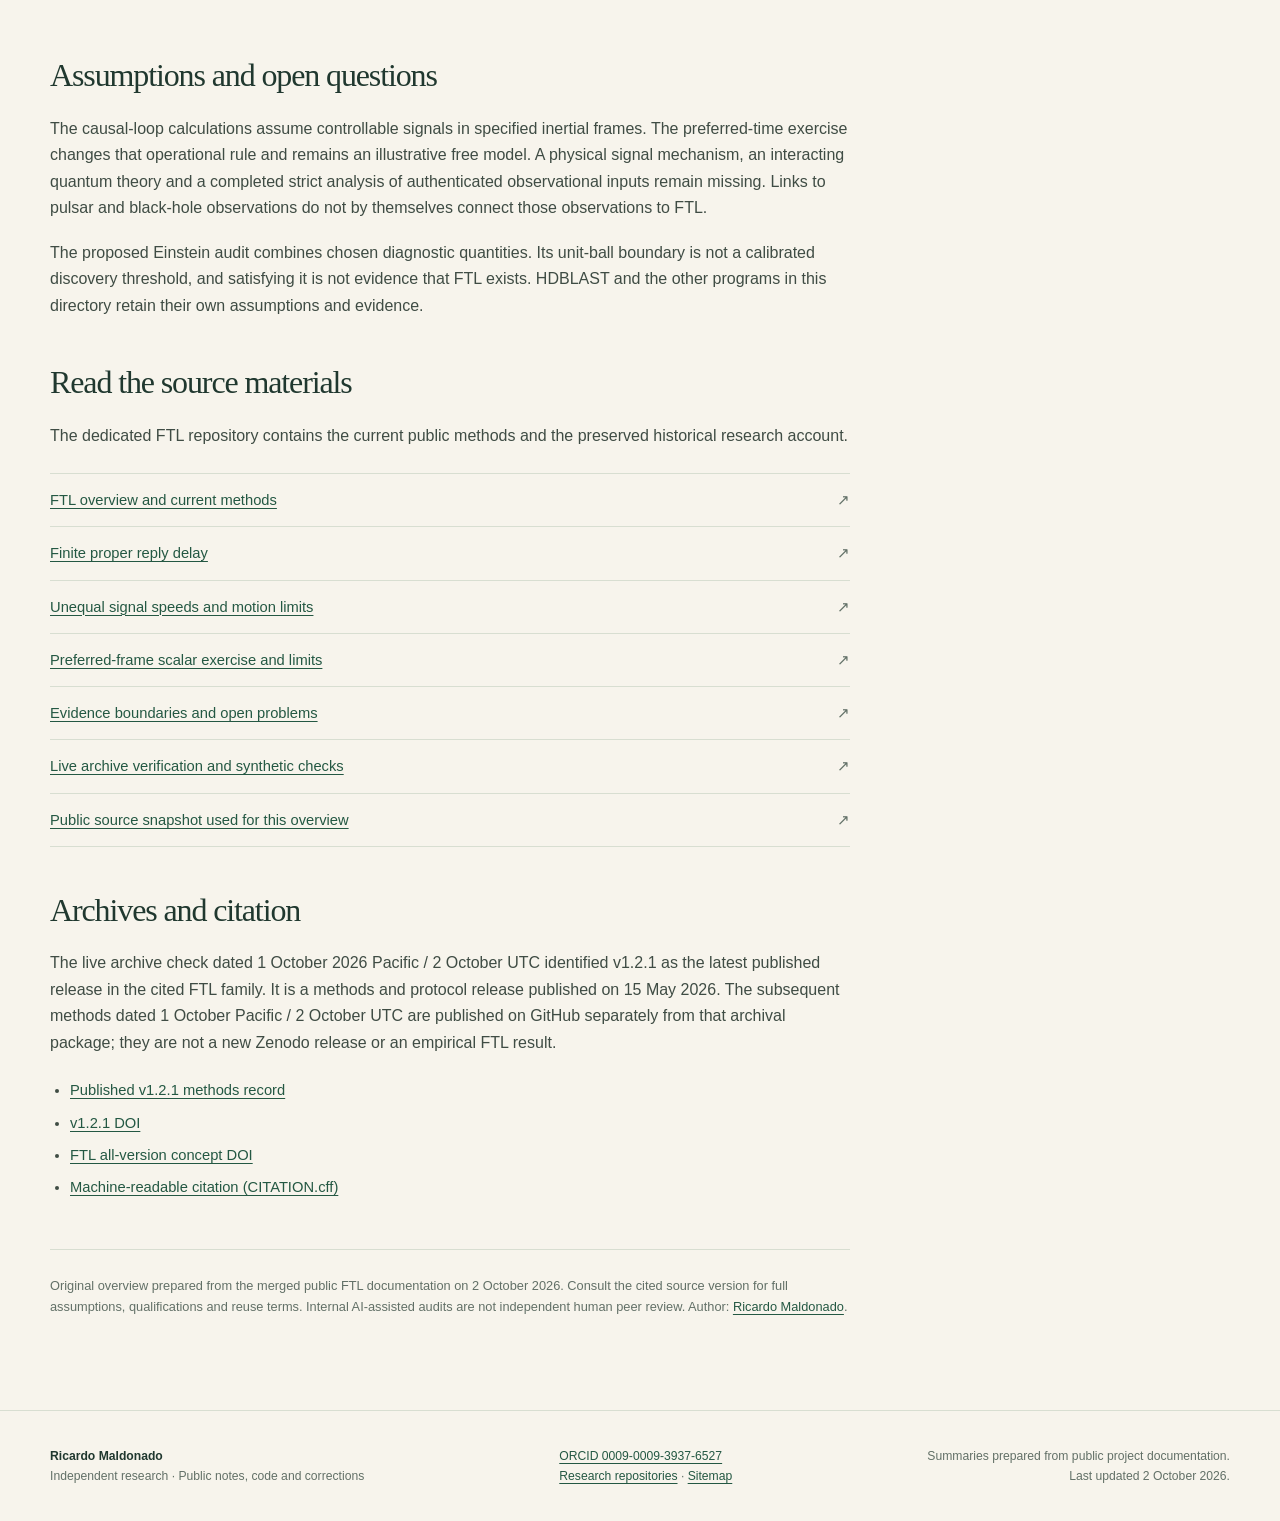
<file: projects/faster-than-light/index.html>
<!doctype html>
<html lang="en">
<head>
  <meta charset="utf-8">
  <meta name="viewport" content="width=device-width, initial-scale=1">
  <title>Faster than Light | Maldonado Research</title>
  <meta name="description" content="FTL working hypothesis: conditional causal-loop calculations, reply delays, unequal signal speeds and a preferred-frame scalar exercise. No FTL detection claimed.">
  <meta name="author" content="Ricardo Maldonado">
  <meta name="robots" content="index, follow">
  <meta name="theme-color" content="#f7f4ec">
  <link rel="canonical" href="https://maldonado-research.github.io/projects/faster-than-light/">
  <meta property="og:type" content="website">
  <meta property="og:site_name" content="Maldonado Research">
  <meta property="og:title" content="Faster than Light | Maldonado Research">
  <meta property="og:description" content="FTL working hypothesis: conditional causal-loop calculations, reply delays, unequal signal speeds and a preferred-frame scalar exercise. No FTL detection claimed.">
  <meta property="og:url" content="https://maldonado-research.github.io/projects/faster-than-light/">
  <meta property="og:locale" content="en_US">
  <meta name="twitter:card" content="summary">
  <meta name="twitter:title" content="Faster than Light | Maldonado Research">
  <meta name="twitter:description" content="FTL working hypothesis: conditional causal-loop calculations, reply delays, unequal signal speeds and a preferred-frame scalar exercise. No FTL detection claimed.">
  <link rel="stylesheet" href="../../styles.css">
  <script type="application/ld+json">{"@context": "https://schema.org", "@graph": [{"@type": "Person", "@id": "https://maldonado-research.github.io/#author", "name": "Ricardo Maldonado", "identifier": "https://orcid.org/0009-0009-3937-6527", "sameAs": ["https://orcid.org/0009-0009-3937-6527", "https://github.com/maldonado-research/"]}, {"@type": "WebSite", "@id": "https://maldonado-research.github.io/#website", "url": "https://maldonado-research.github.io/", "name": "Maldonado Research", "inLanguage": "en", "creator": {"@id": "https://maldonado-research.github.io/#author"}}, {"@type": "WebPage", "@id": "https://maldonado-research.github.io/projects/faster-than-light/#page", "url": "https://maldonado-research.github.io/projects/faster-than-light/", "name": "Faster than Light | Maldonado Research", "dateModified": "2026-10-02", "isPartOf": {"@id": "https://maldonado-research.github.io/#website"}, "mainEntity": {"@id": "https://maldonado-research.github.io/projects/faster-than-light/#research"}}, {"@type": "CreativeWork", "@id": "https://maldonado-research.github.io/projects/faster-than-light/#research", "name": "Einstein Audit for Faster-Than-Light Hidden Sectors", "url": "https://maldonado-research.github.io/projects/faster-than-light/", "description": "FTL working hypothesis: conditional causal-loop calculations, reply delays, unequal signal speeds and a preferred-frame scalar exercise. No FTL detection claimed.", "author": {"@id": "https://maldonado-research.github.io/#author"}, "version": "GitHub methods overview, 2 October 2026", "dateModified": "2026-10-02", "inLanguage": "en", "isBasedOn": "https://github.com/maldonado-research/faster-than-light/tree/7ad6a32a2f413b8f13c329ae685478b19ea42dd2", "subjectOf": [{"@type": "CreativeWork", "url": "https://doi.org/10.5281/zenodo.20218030", "name": "Published v1.2.1 methods and protocol release"}, {"@type": "CreativeWork", "url": "https://doi.org/10.5281/zenodo.17726159", "name": "FTL all-version concept DOI"}]}]}</script>
</head>
<body>
<a class="skip-link" href="#main">Skip to content</a>
<header class="site-header">
  <div class="header-inner">
    <a class="brand" href="../../"><span class="brand-mark" aria-hidden="true">M</span><span>Maldonado <strong>Research</strong></span></a>
    <nav aria-label="Main navigation">
      <a href="../../#projects">Projects</a>
      <a href="../../#approach">Approach</a>
      <a href="https://orcid.org/0009-0009-3937-6527">ORCID</a>
      <a href="https://github.com/maldonado-research/">GitHub</a>
    </nav>
  </div>
</header>
<main id="main">
  <div class="wrap project-hero">
    <nav class="breadcrumb" aria-label="Breadcrumb"><a href="../../#projects">Research collection</a><span aria-hidden="true">/</span><span aria-current="page">FTL</span></nav>
    <p class="eyebrow">Causality · hypothetical signals</p>
    <h1>Faster than Light</h1>
    <p class="project-lede">What would a hypothetical signal faster than light permit, and what would rule it out? The Einstein Audit examines how assumed signal speeds, observer motion and response times affect causal loops. It also explores a separate illustrative field model with a preferred time.</p>
    <p class="version-line">GitHub methods overview · 2 October 2026</p>
    <div class="actions"><a href="https://github.com/maldonado-research/faster-than-light" class="button">Read the FTL research ↗</a><a href="https://doi.org/10.5281/zenodo.20218030" class="text-link">Published v1.2.1 methods ↗</a></div>
  </div>
  <div class="wrap project-layout">
    <article class="project-body">
      <section id="status" class="status-panel" aria-labelledby="status-title">
        <p class="eyebrow">Read this first</p>
        <h2 id="status-title">Research status</h2>
        <p>This is working-hypothesis and methods research. No faster-than-light communication has been detected or physically demonstrated by this work, and no completed strict observational FTL constraint or external peer review is documented. Mathematical checks establish what follows from specified assumptions; they do not establish that nature provides the assumed signal.</p>
      </section>
      <section id="findings" aria-labelledby="findings-title">
        <h2 id="findings-title">What the public work examines</h2>
        <div class="findings-list">
          <section class="finding"><h3>Reply delays and causal loops</h3><p>A causal loop would let a modeled reply reach Alice before she sends the first message. The public calculation includes a finite waiting time before Bob replies. Under the stated signaling rule, waiting narrows the loop-capable region but does not eliminate it at every possible relative observer speed.</p></section>
          <section class="finding"><h3>Different outbound and return speeds</h3><p>The two assumed signal speeds can differ. With a reply delay, swapping them can change whether a loop occurs. The work derives the conditions for a cap on observer motion to exclude the modeled loop, and separates the cost of moving a massive observer from the unknown cost of producing an FTL signal.</p></section>
          <section class="finding"><h3>A separate preferred-time exercise</h3><p>If every available signal and relay advances one common global time, a causal chain cannot return to its starting event. A separate free scalar model explores that rule and checks its classical energy and stability in the chosen preferred time. Its propagation and timing results are conditional on the model’s equations; no physical production, detection or interacting completion is supplied.</p></section>
          <section class="finding"><h3>Reproducible mathematical checks</h3><p>Public scripts record the assumptions, parameters, outputs and internal audits. The archive-verification note also recovers older public methods packages and runs a synthetic software check. These checks distinguish mathematical and software results from observations and external peer review.</p></section>
        </div>
      </section>
      <section id="assumptions" aria-labelledby="limits-title">
        <h2 id="limits-title">Assumptions and open questions</h2>
        <p>The causal-loop calculations assume controllable signals in specified inertial frames. The preferred-time exercise changes that operational rule and remains an illustrative free model. A physical signal mechanism, an interacting quantum theory and a completed strict analysis of authenticated observational inputs remain missing. Links to pulsar and black-hole observations do not by themselves connect those observations to FTL.</p>
        <p>The proposed Einstein audit combines chosen diagnostic quantities. Its unit-ball boundary is not a calibrated discovery threshold, and satisfying it is not evidence that FTL exists. HDBLAST and the other programs in this directory retain their own assumptions and evidence.</p>
      </section>
      <section id="sources" aria-labelledby="sources-title">
        <h2 id="sources-title">Read the source materials</h2>
        <p>The dedicated FTL repository contains the current public methods and the preserved historical research account.</p>
        <ul class="source-list">
          <li><a href="https://github.com/maldonado-research/faster-than-light">FTL overview and current methods</a><span aria-hidden="true">↗</span></li>
          <li><a href="https://github.com/maldonado-research/faster-than-light/blob/main/docs/FINITE_RESPONSE_DELAY.md">Finite proper reply delay</a><span aria-hidden="true">↗</span></li>
          <li><a href="https://github.com/maldonado-research/faster-than-light/blob/main/docs/ASYMMETRIC_SIGNAL_SPEEDS.md">Unequal signal speeds and motion limits</a><span aria-hidden="true">↗</span></li>
          <li><a href="https://github.com/maldonado-research/faster-than-light/blob/main/docs/PREFERRED_FRAME_SCALAR.md">Preferred-frame scalar exercise and limits</a><span aria-hidden="true">↗</span></li>
          <li><a href="https://github.com/maldonado-research/faster-than-light/blob/main/docs/EVIDENCE_AND_OPEN_PROBLEMS.md">Evidence boundaries and open problems</a><span aria-hidden="true">↗</span></li>
          <li><a href="https://github.com/maldonado-research/faster-than-light/blob/main/docs/LIVE_ARCHIVE_VERIFICATION_20261001.md">Live archive verification and synthetic checks</a><span aria-hidden="true">↗</span></li>
          <li><a href="https://github.com/maldonado-research/faster-than-light/tree/7ad6a32a2f413b8f13c329ae685478b19ea42dd2">Public source snapshot used for this overview</a><span aria-hidden="true">↗</span></li>
        </ul>
      </section>
      <section id="citation" aria-labelledby="citation-title">
        <h2 id="citation-title">Archives and citation</h2>
        <p>The live archive check dated 1 October 2026 Pacific / 2 October UTC identified v1.2.1 as the latest published release in the cited FTL family. It is a methods and protocol release published on 15 May 2026. The subsequent methods dated 1 October Pacific / 2 October UTC are published on GitHub separately from that archival package; they are not a new Zenodo release or an empirical FTL result.</p>
        <ul class="archive-list">
          <li><a href="https://zenodo.org/records/20218030">Published v1.2.1 methods record</a></li>
          <li><a href="https://doi.org/10.5281/zenodo.20218030">v1.2.1 DOI</a></li>
          <li><a href="https://doi.org/10.5281/zenodo.17726159">FTL all-version concept DOI</a></li>
          <li><a href="https://github.com/maldonado-research/faster-than-light/blob/main/CITATION.cff">Machine-readable citation (CITATION.cff)</a></li>
        </ul>
      </section>
      <p class="source-note">Original overview prepared from the merged public FTL documentation on 2 October 2026. Consult the cited source version for full assumptions, qualifications and reuse terms. Internal AI-assisted audits are not independent human peer review. Author: <a href="https://orcid.org/0009-0009-3937-6527">Ricardo Maldonado</a>.</p>
    </article>
    <aside class="page-sidebar" aria-label="Project navigation">
      <p class="eyebrow">On this page</p>
      <nav aria-label="Page sections"><a href="#status">Research status</a><a href="#findings">Mathematical work</a><a href="#assumptions">Assumptions and limits</a><a href="#sources">Source materials</a><a href="#citation">Archives and citation</a></nav>
      <div class="sidebar-related"><p class="eyebrow">Other projects</p><nav aria-label="Other research projects"><a href="../tmd/">TMD</a><a href="../black-holes-hrf/">Black Holes / HRF</a><a href="../antimatter/">AntiMatter</a><a href="../hdblast/">HDBLAST</a><a href="../dmde/">DMDE</a><a href="../unified-theory-of-everything/">Unification / UTOE</a></nav></div>
    </aside>
  </div>
</main>
<footer class="site-footer"><div class="footer-inner"><p><strong>Ricardo Maldonado</strong><br>Independent research · Public notes, code and corrections</p><p><a href="https://orcid.org/0009-0009-3937-6527">ORCID 0009-0009-3937-6527</a><br><a href="https://github.com/maldonado-research/">Research repositories</a> · <a href="../../sitemap.xml">Sitemap</a></p><p class="footer-note">Summaries prepared from public project documentation.<br>Last updated 2 October 2026.</p></div></footer>
</body>
</html>
</file>
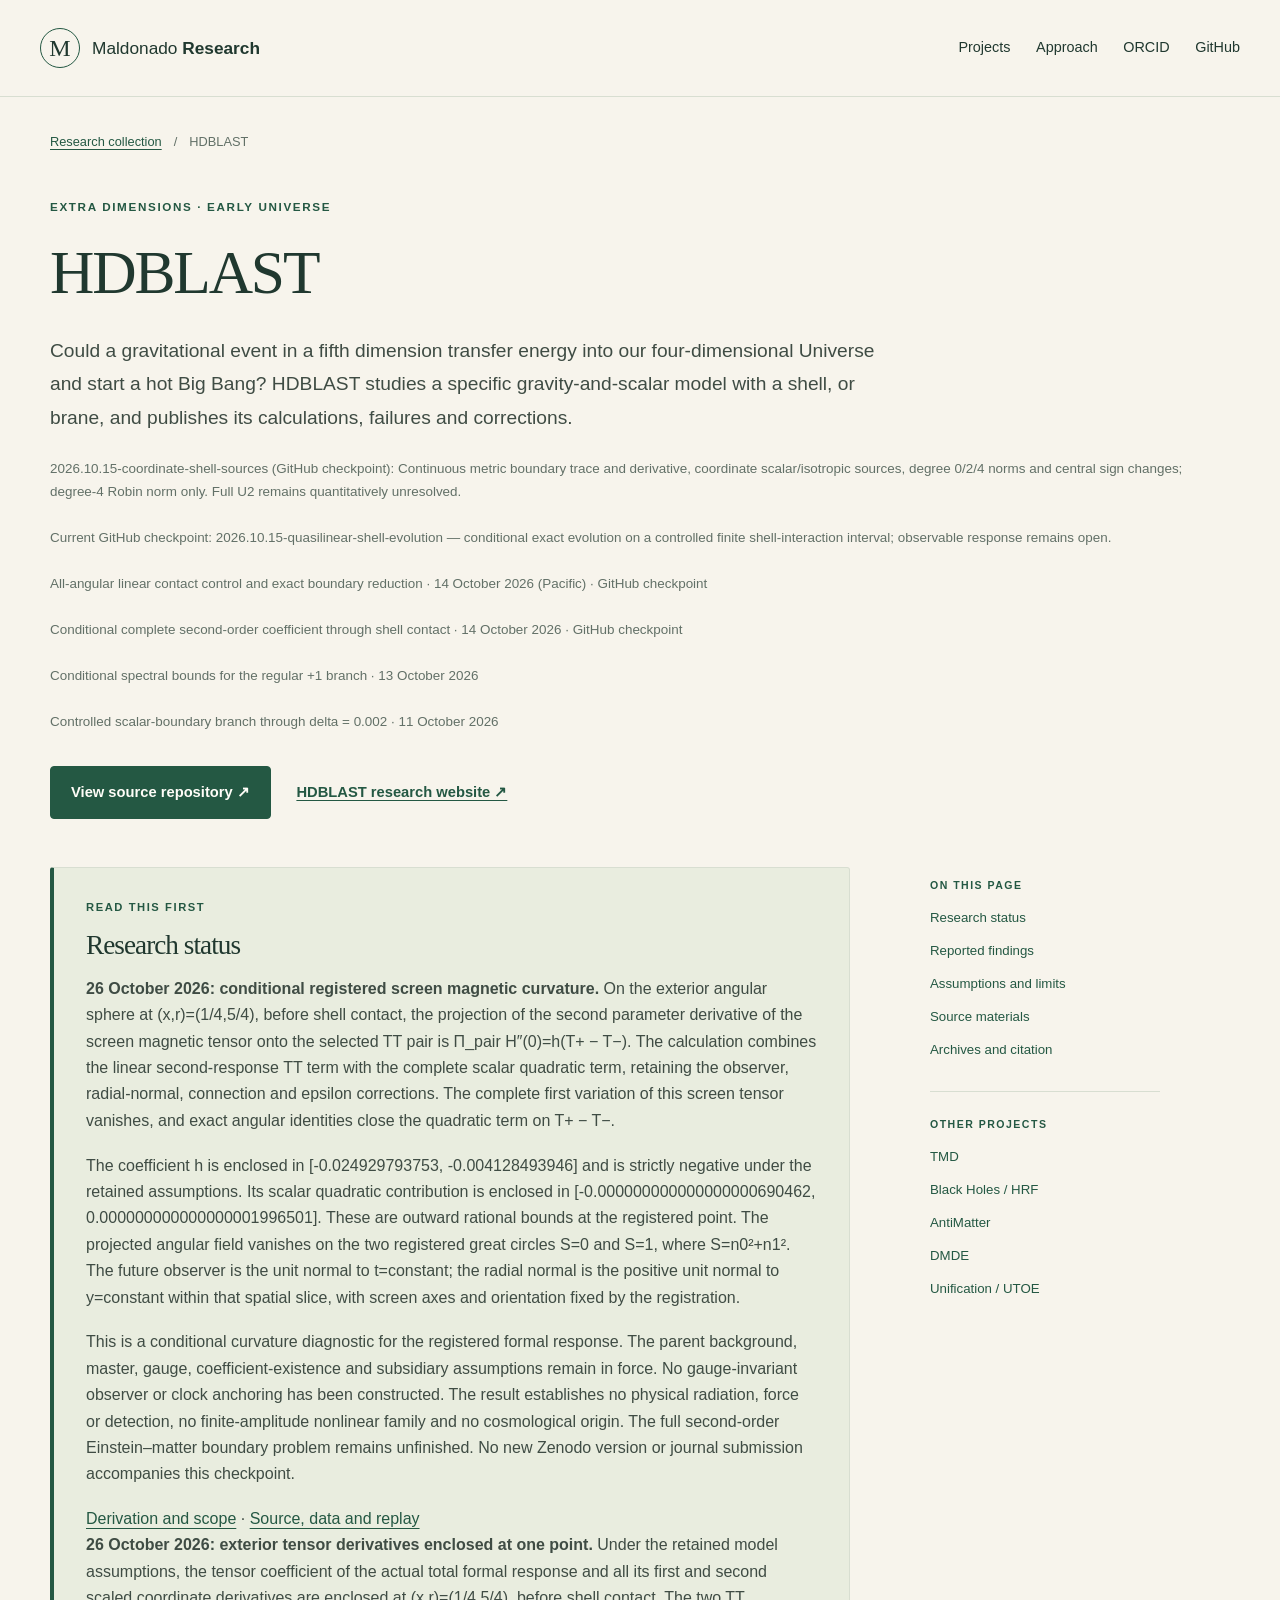
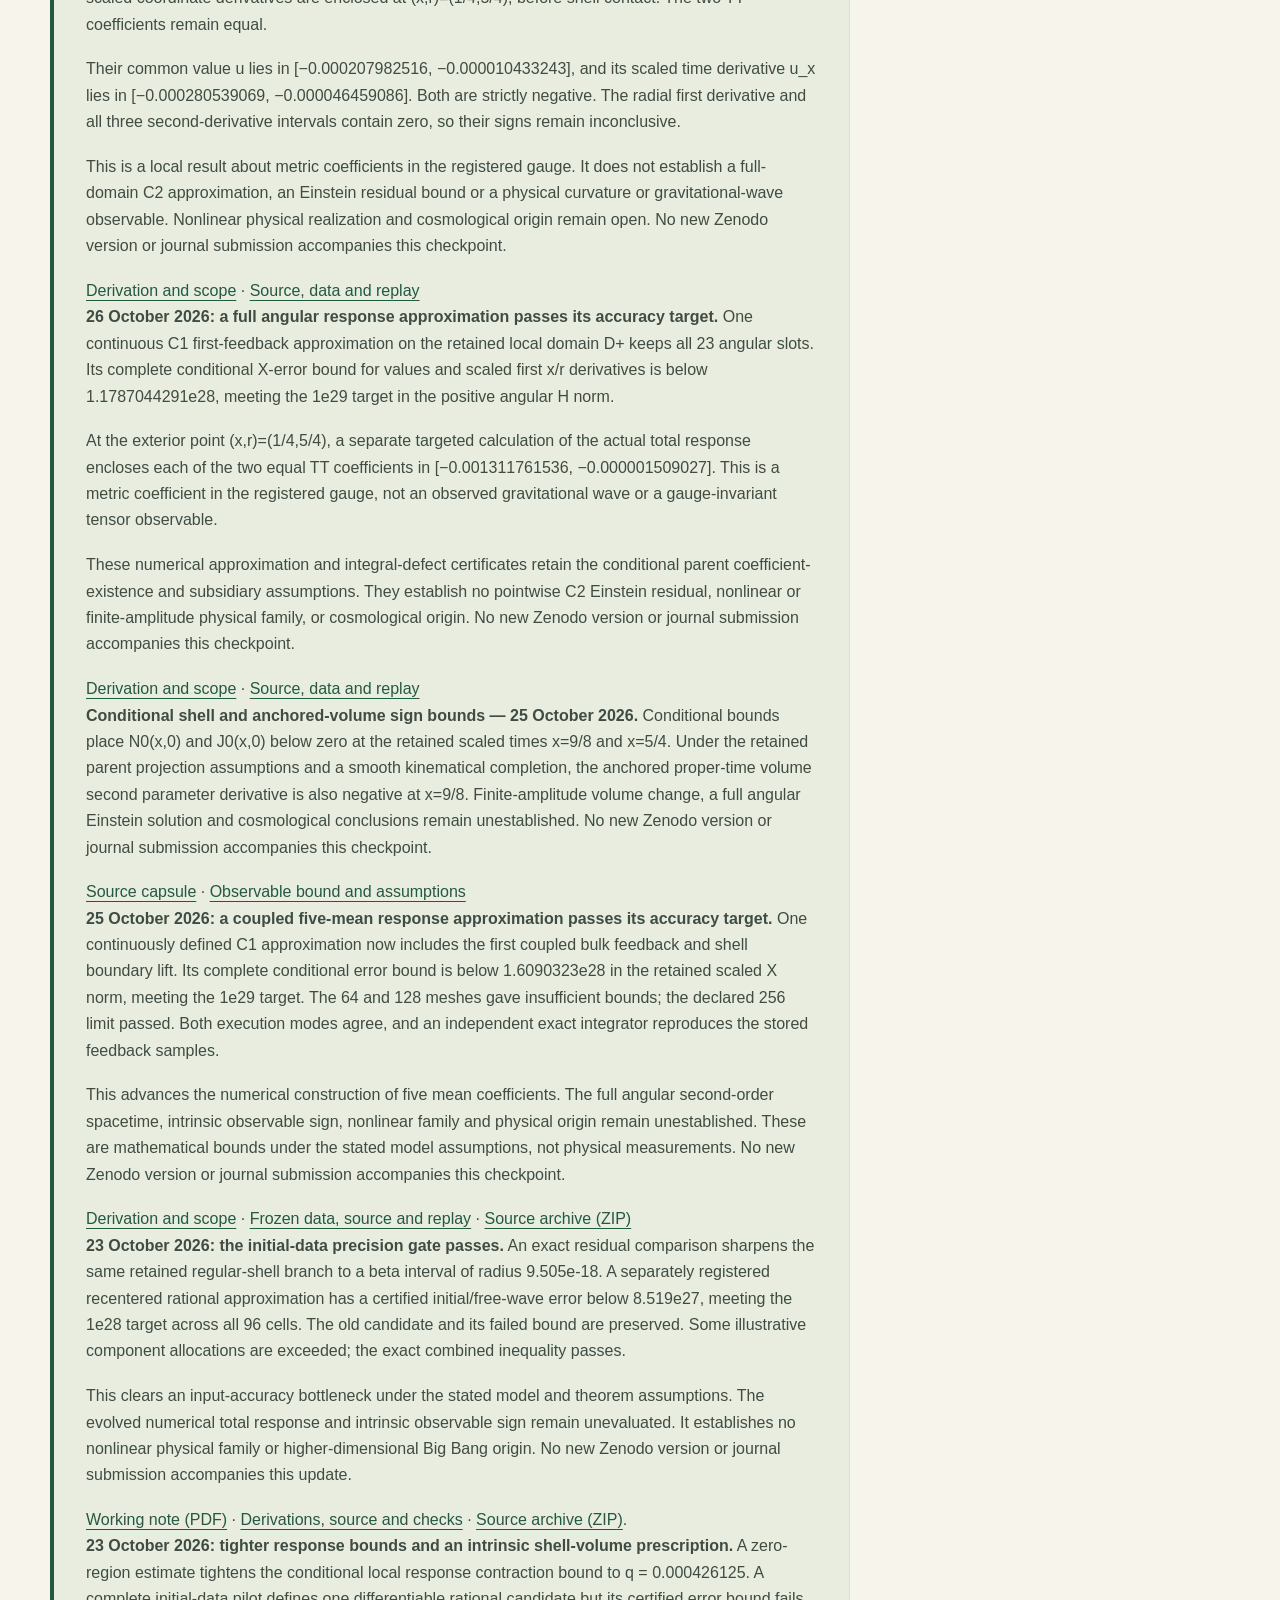
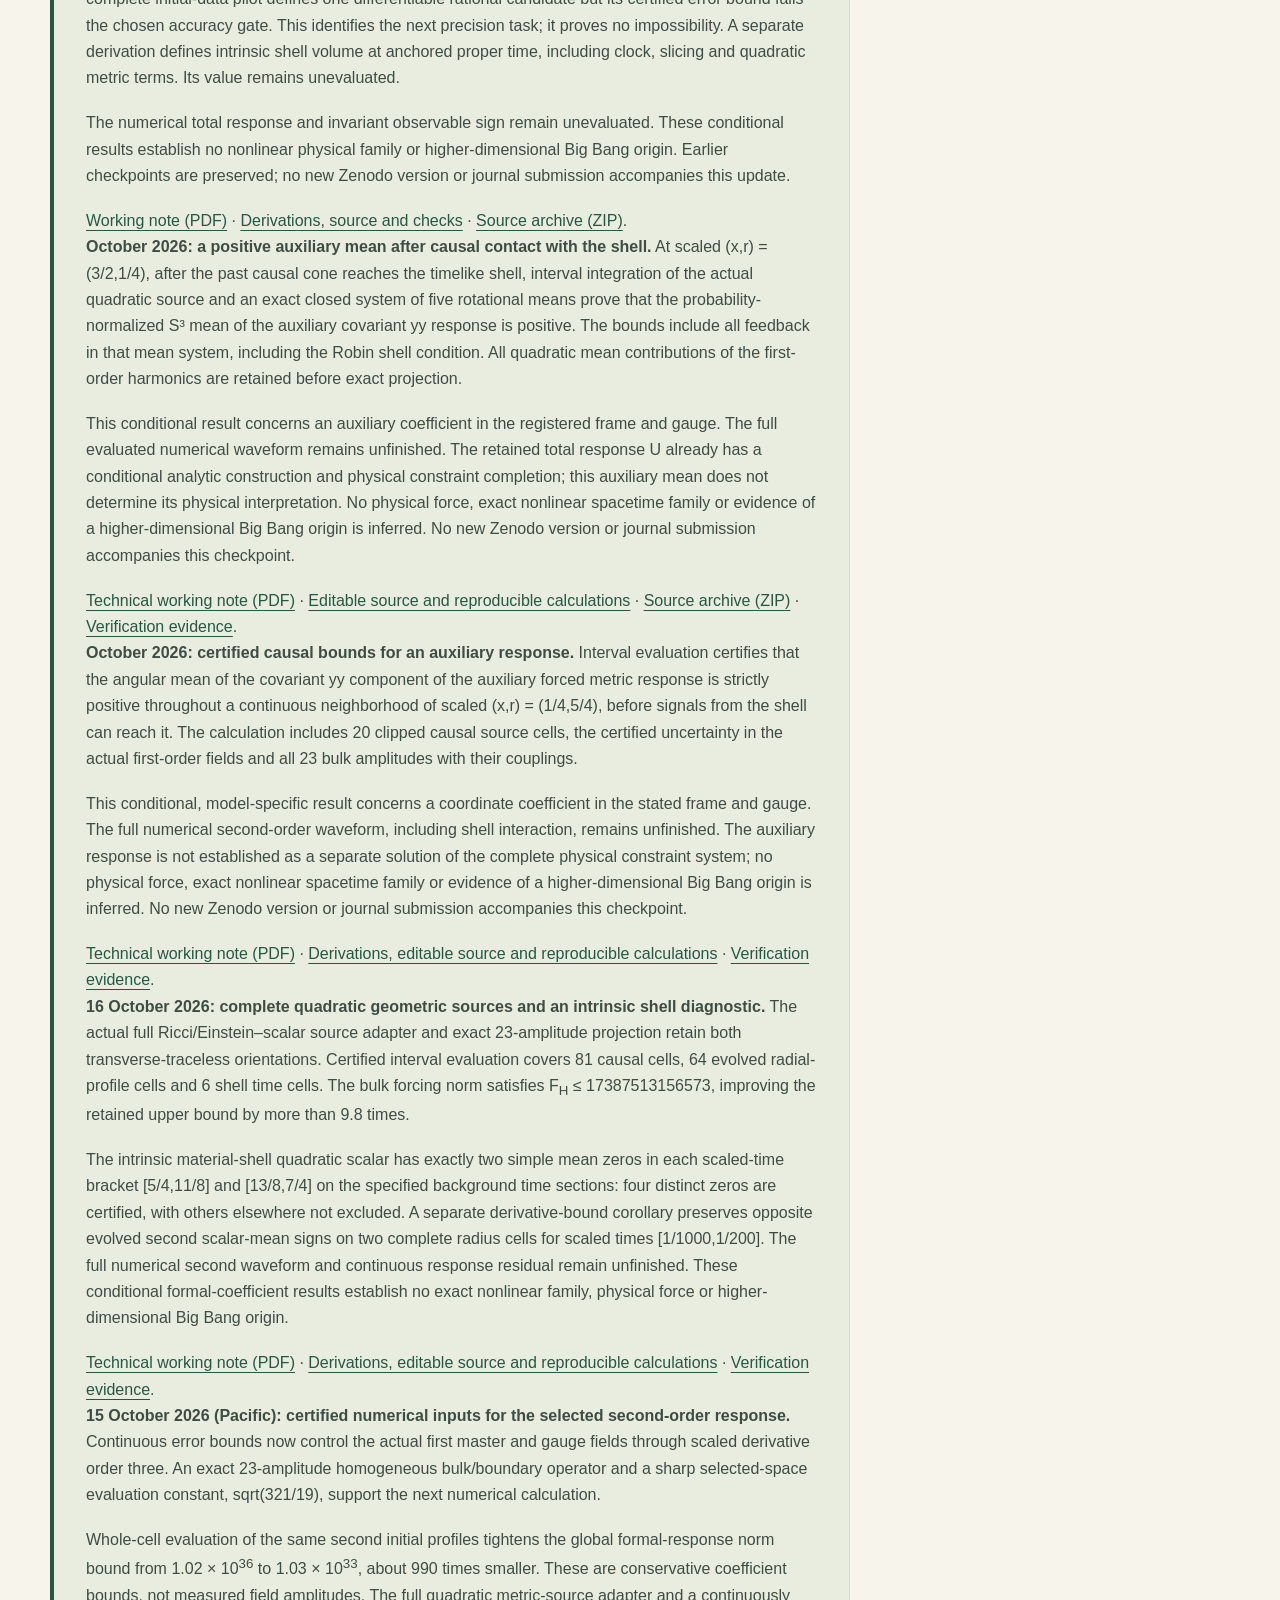
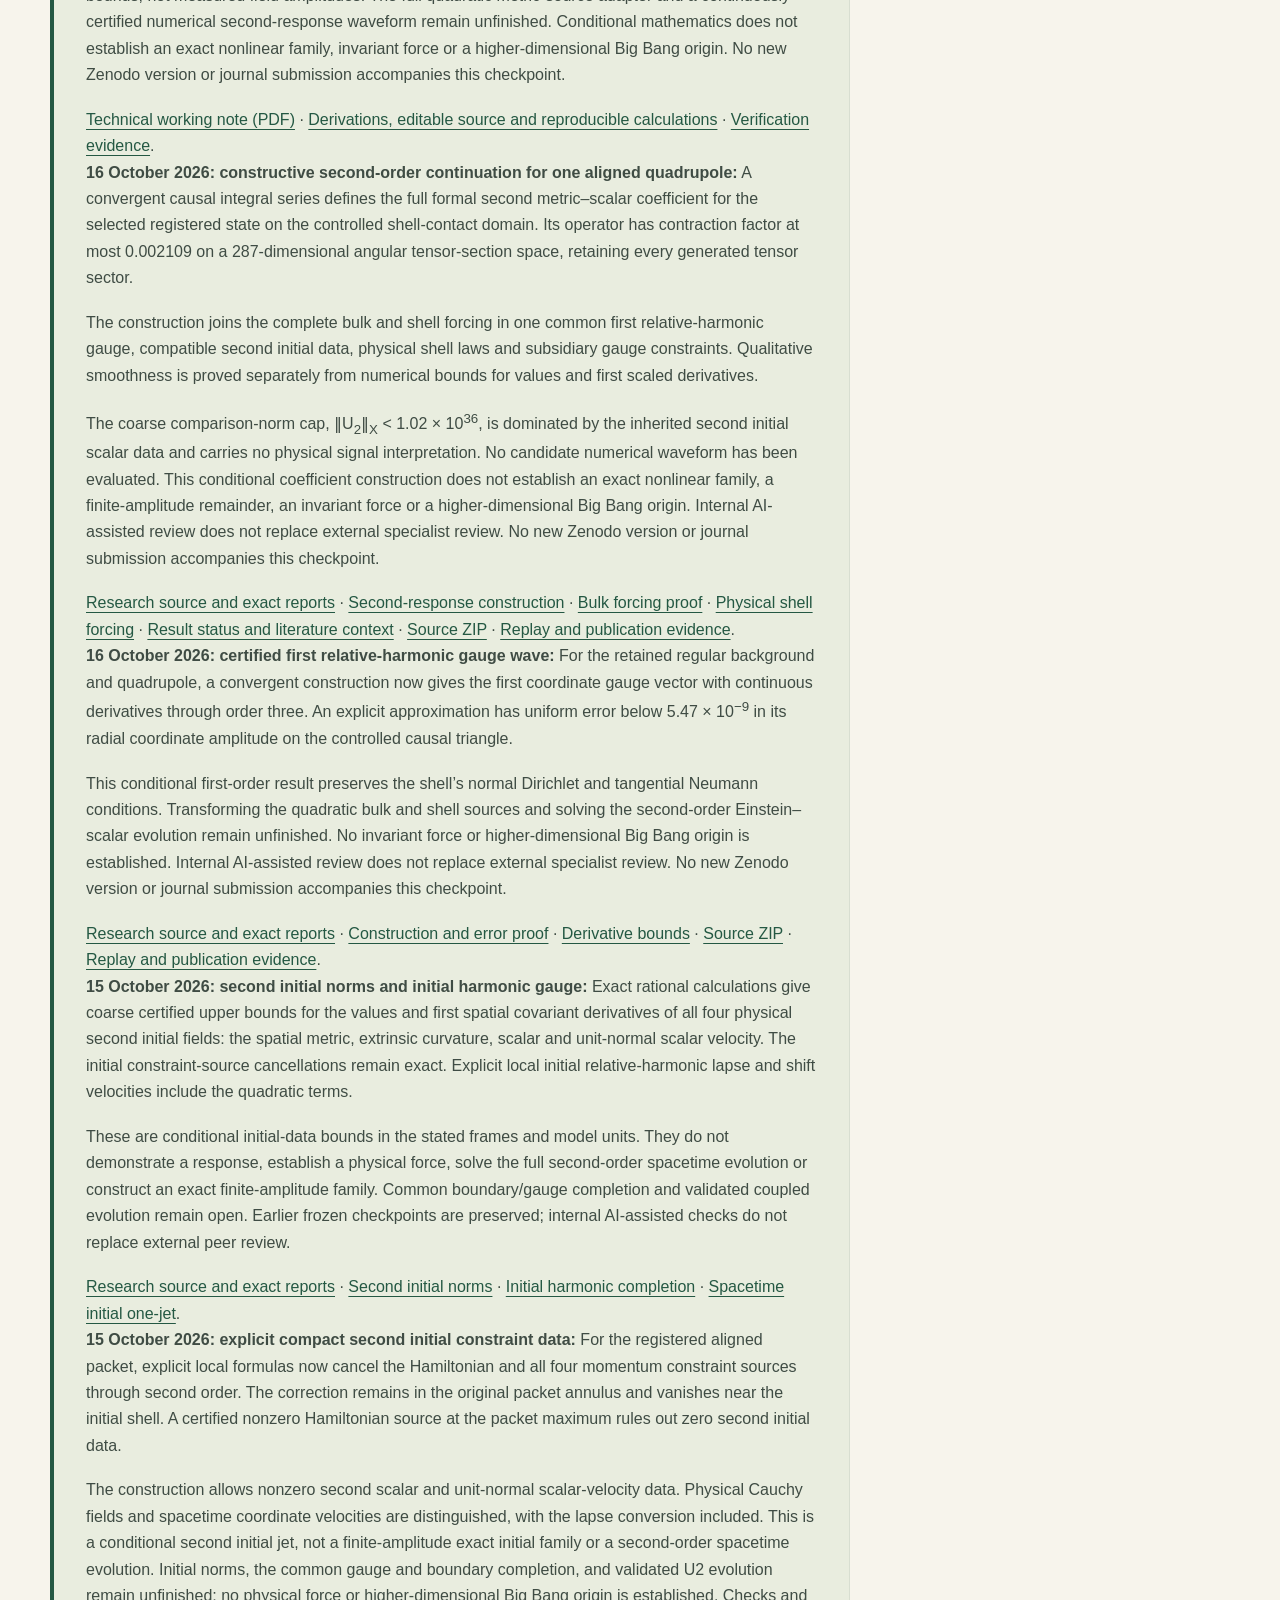
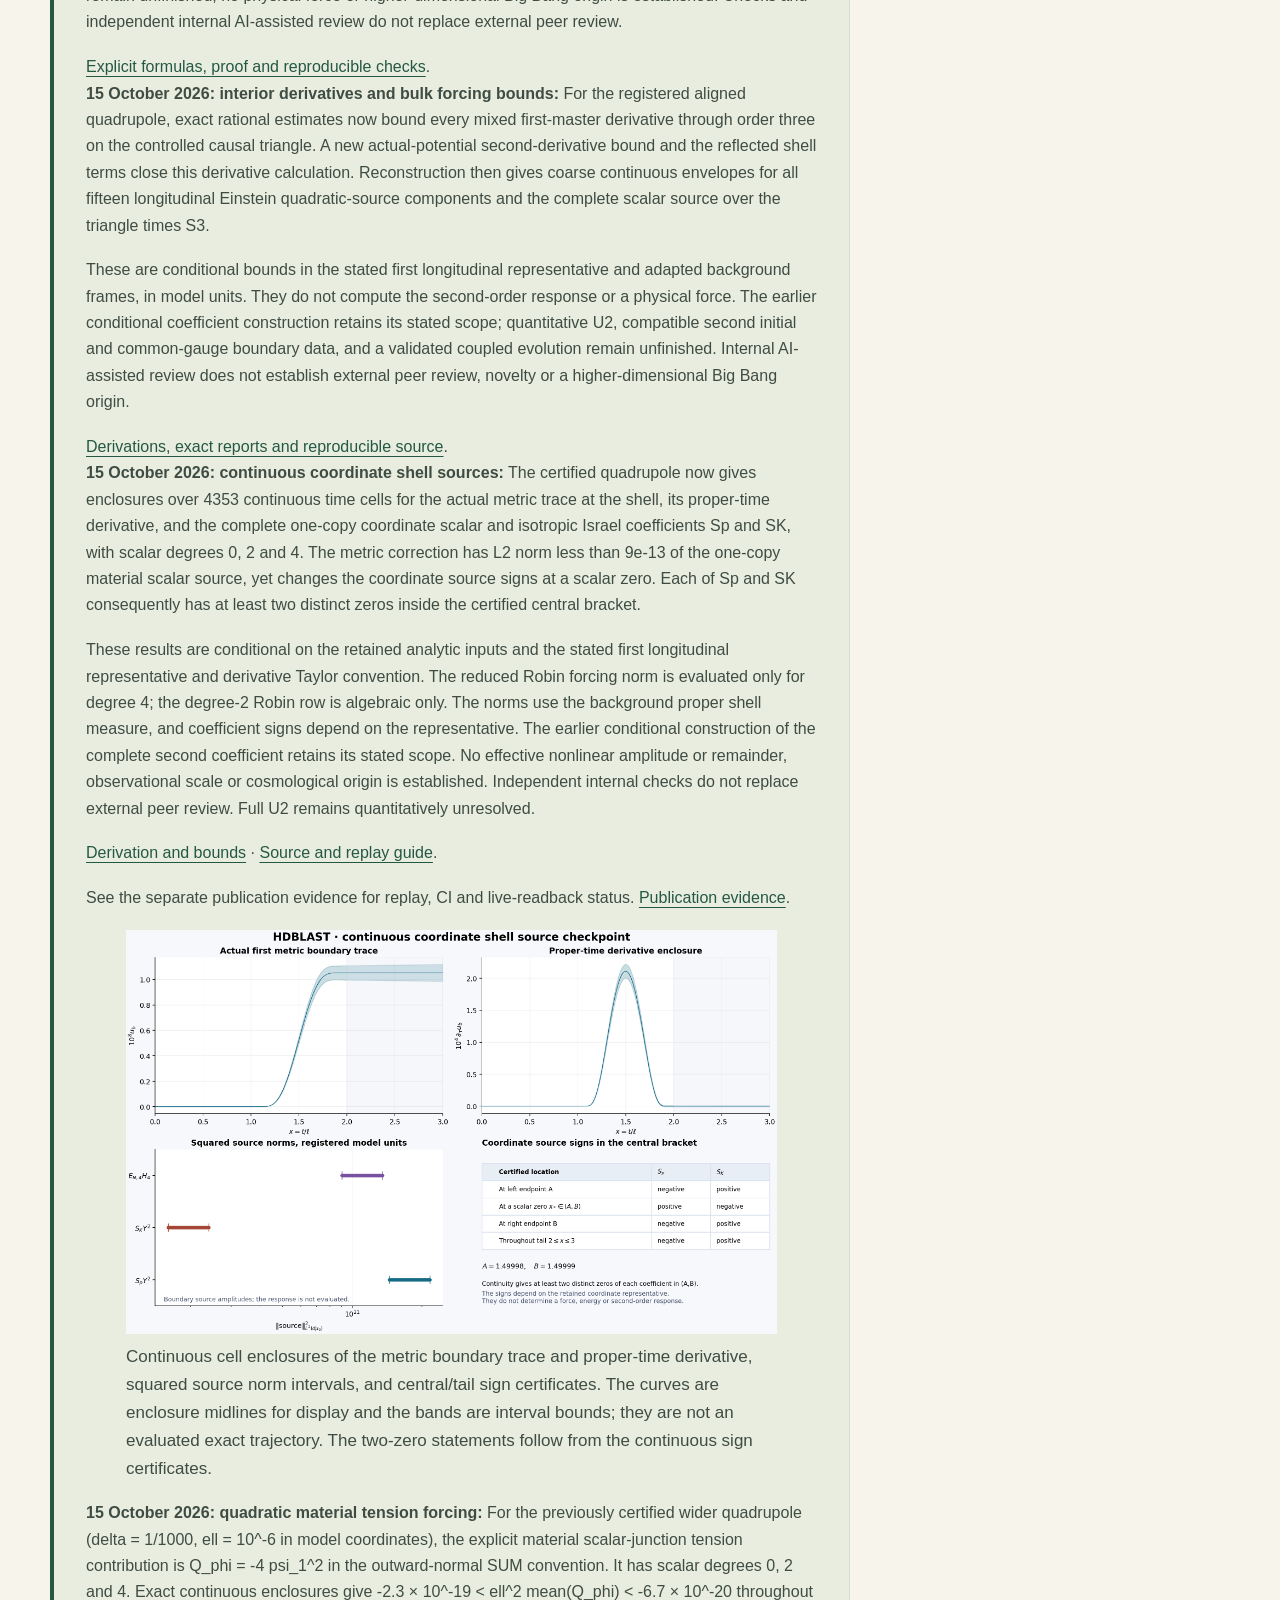
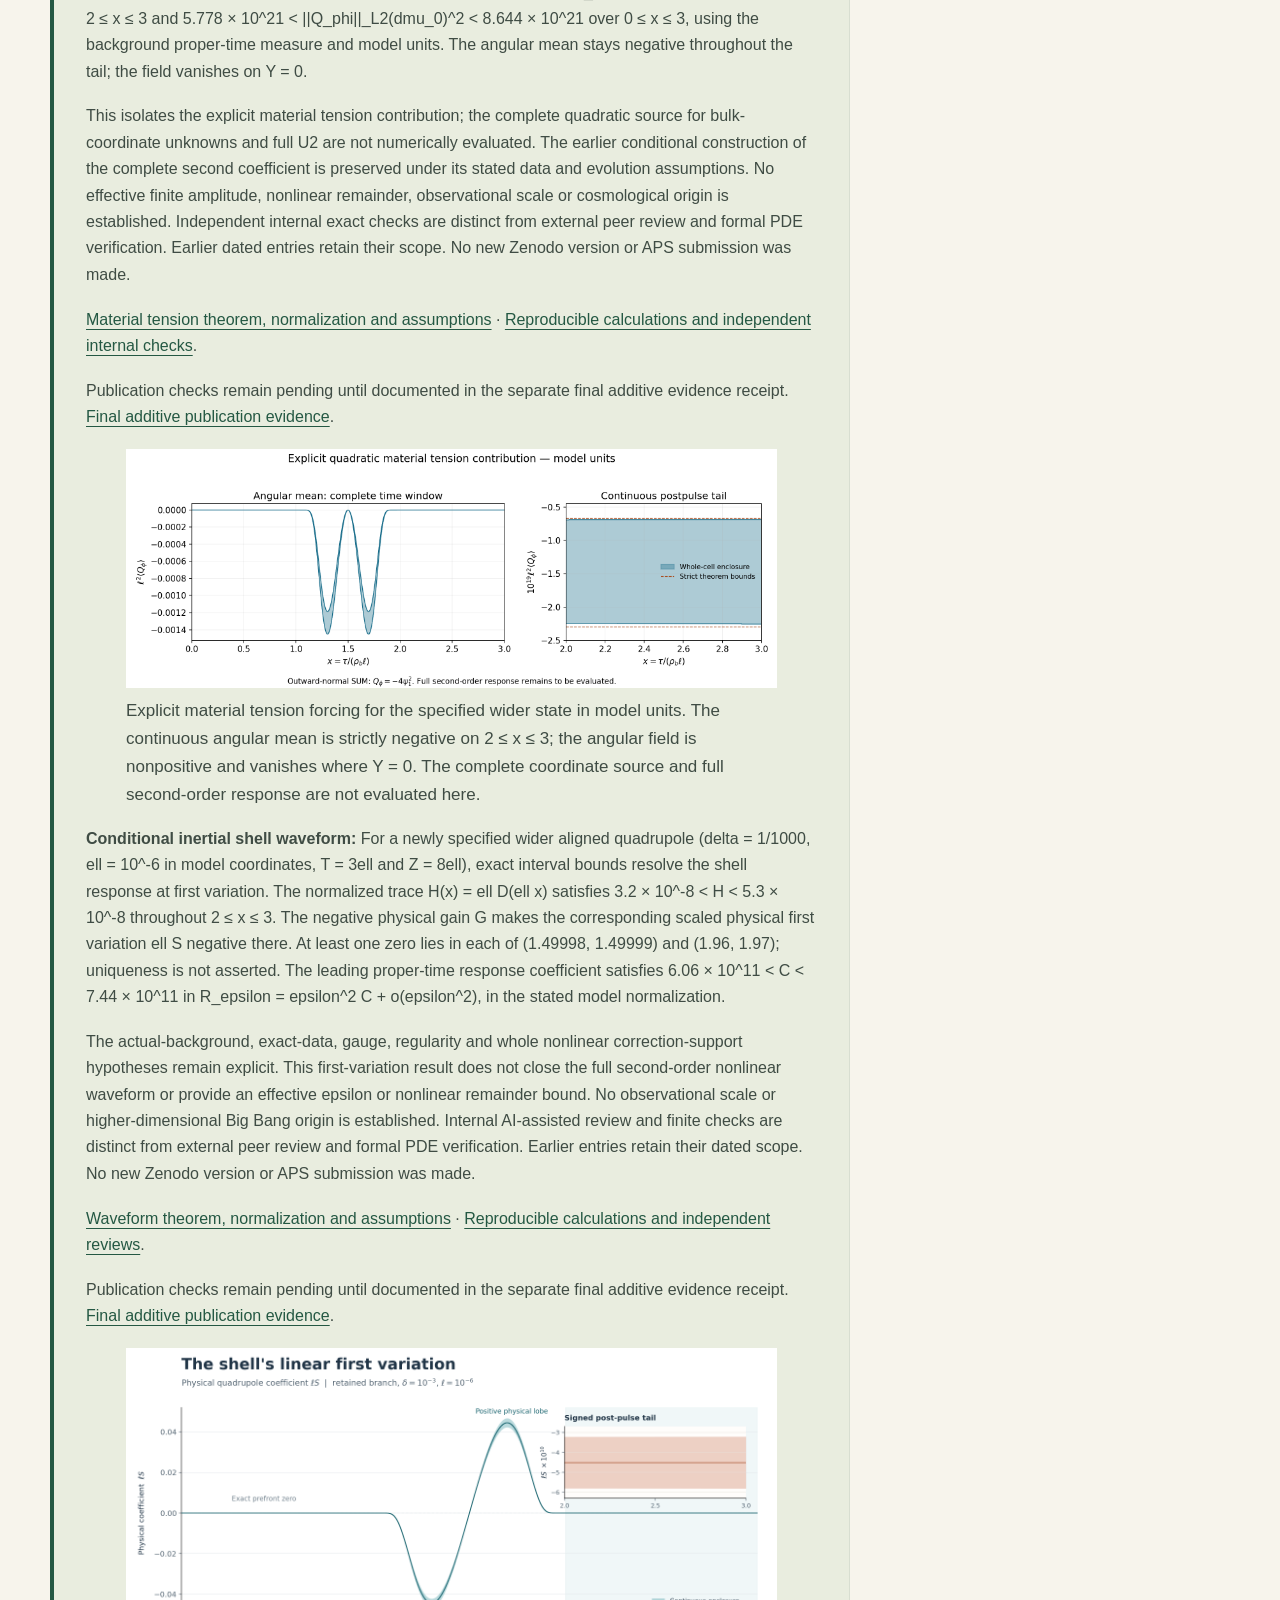
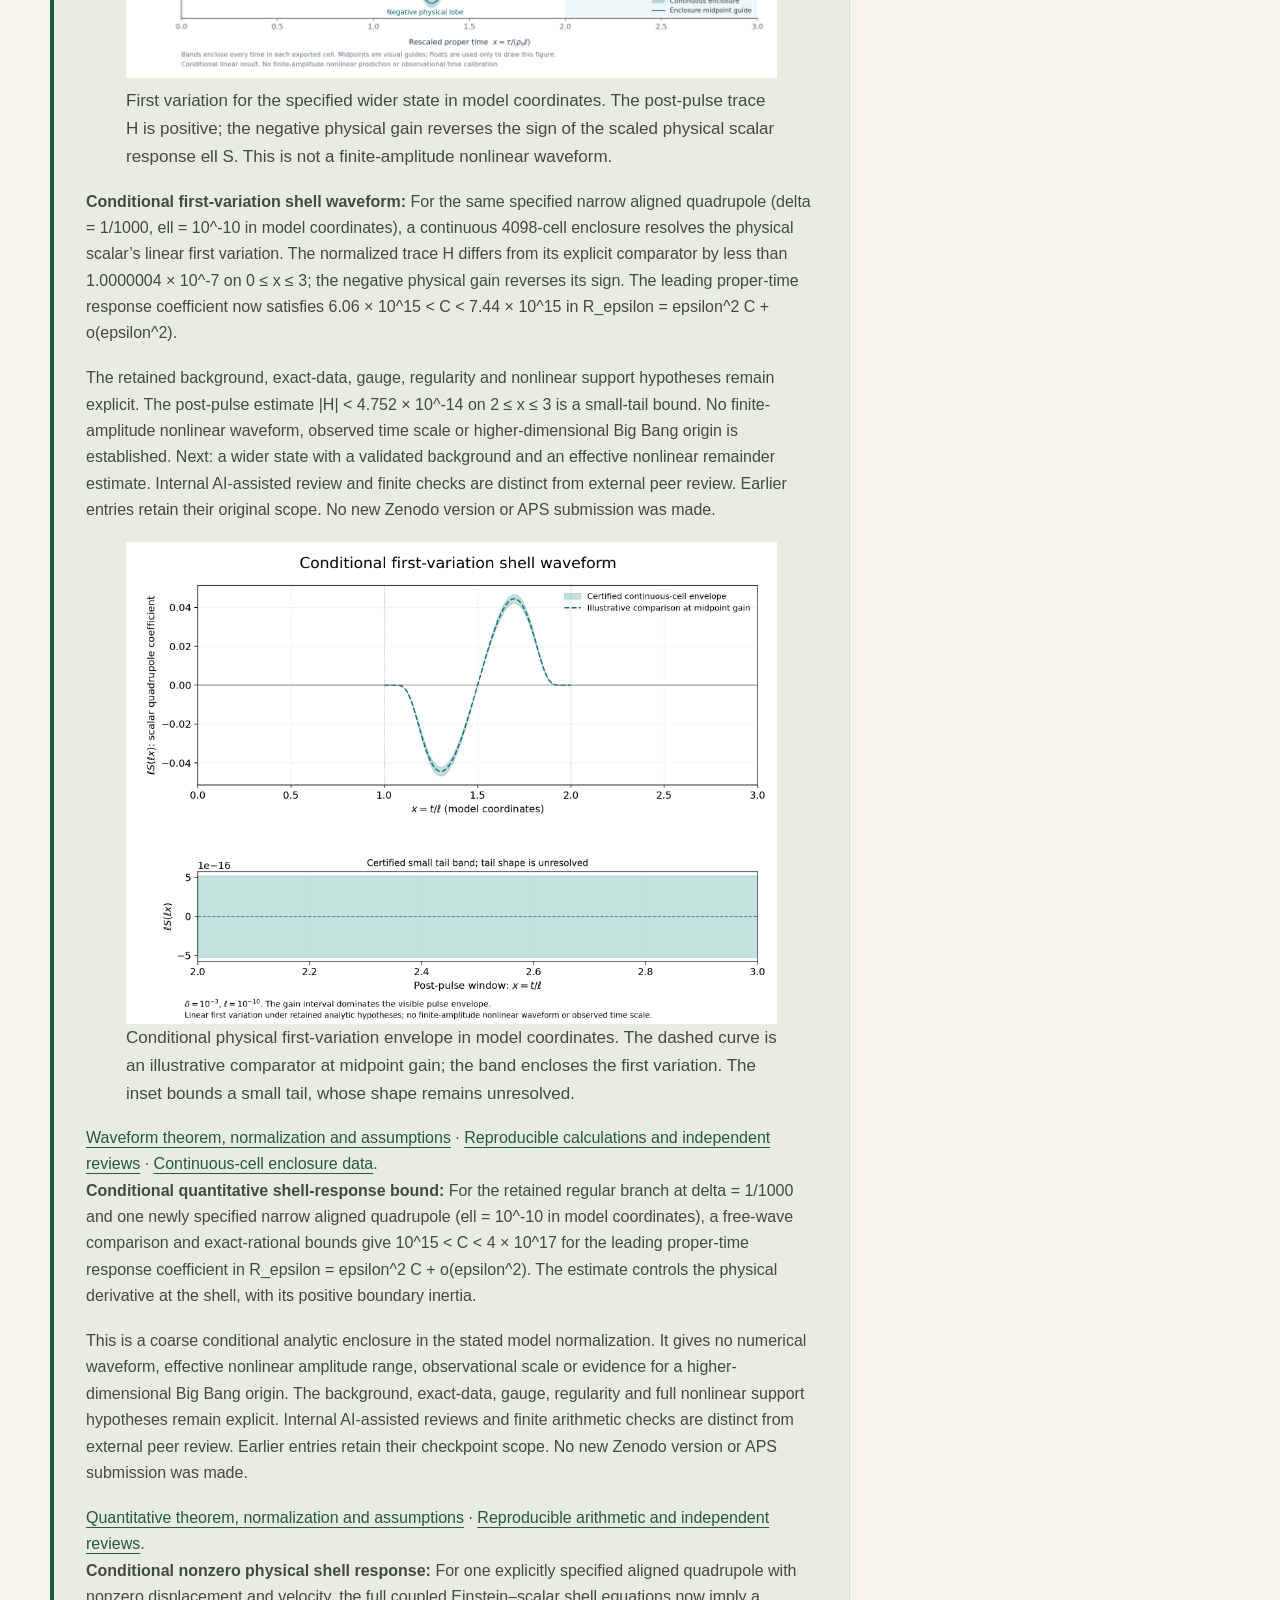
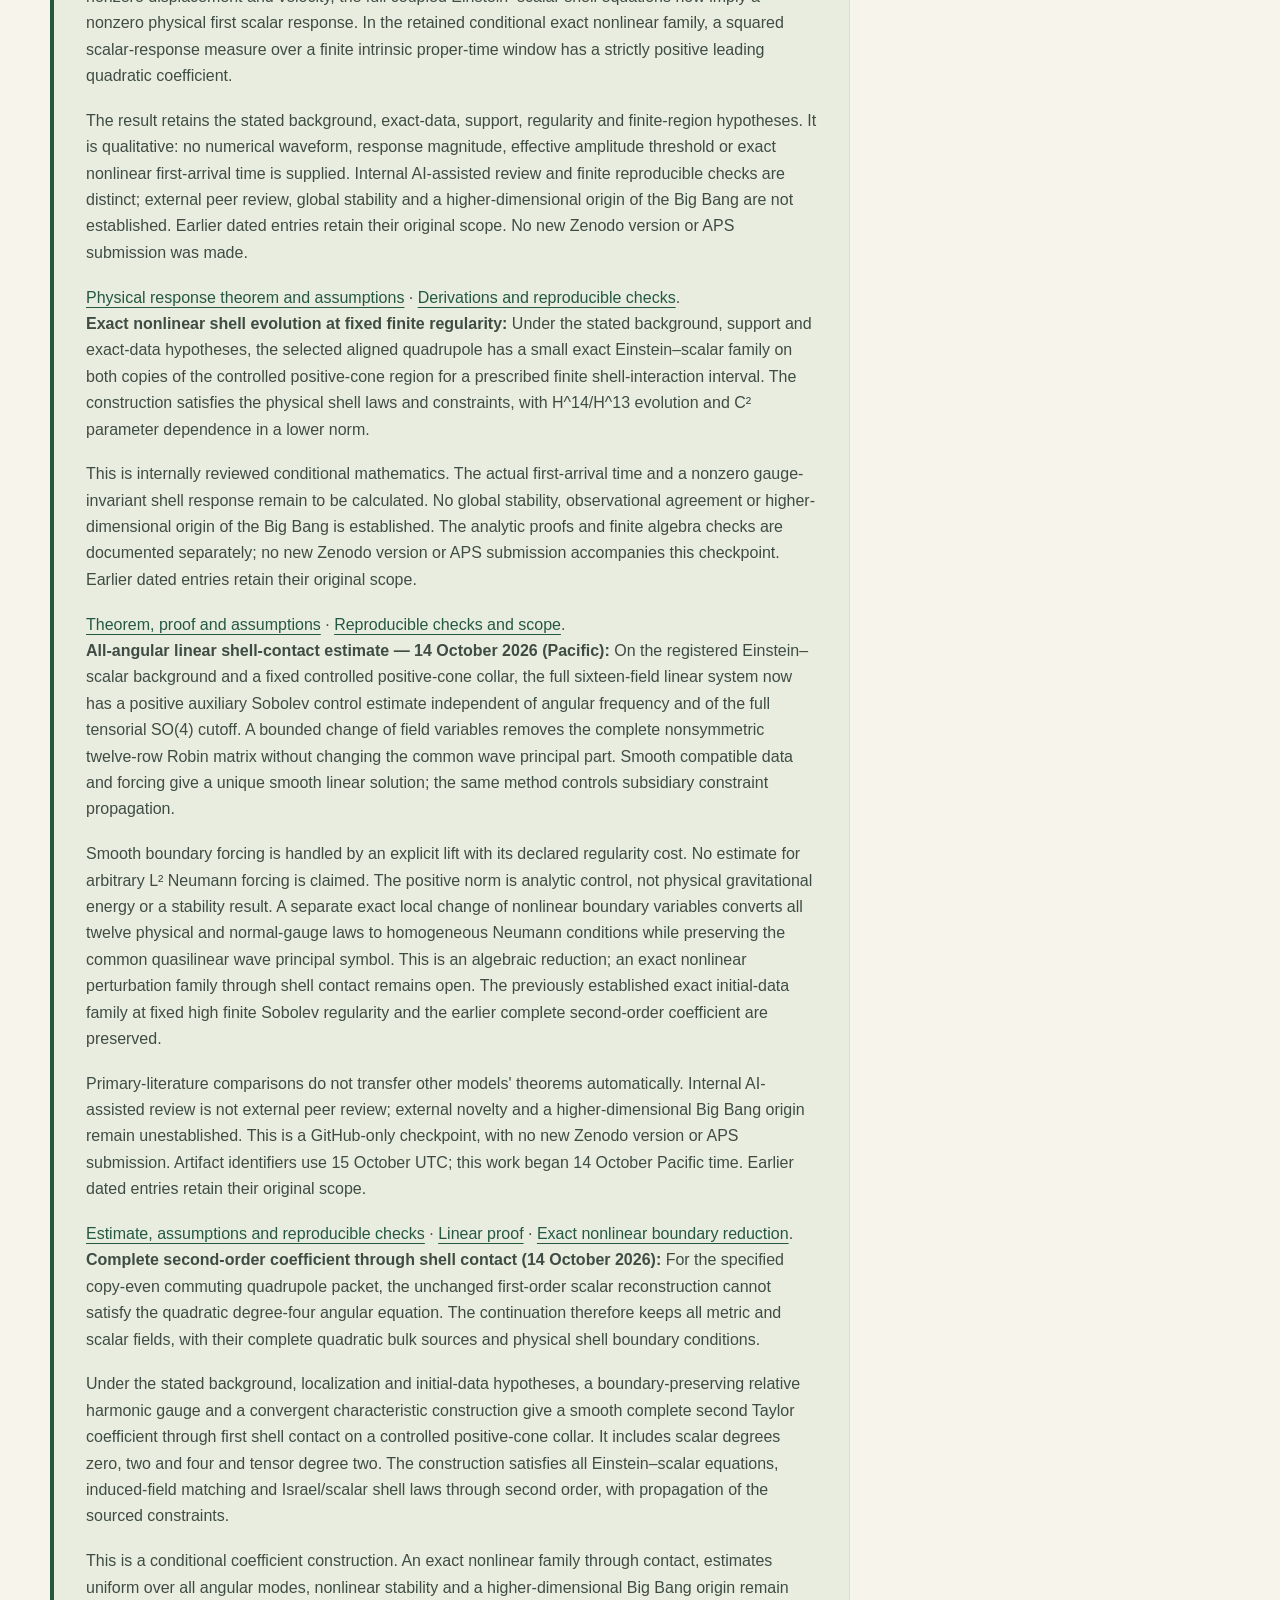
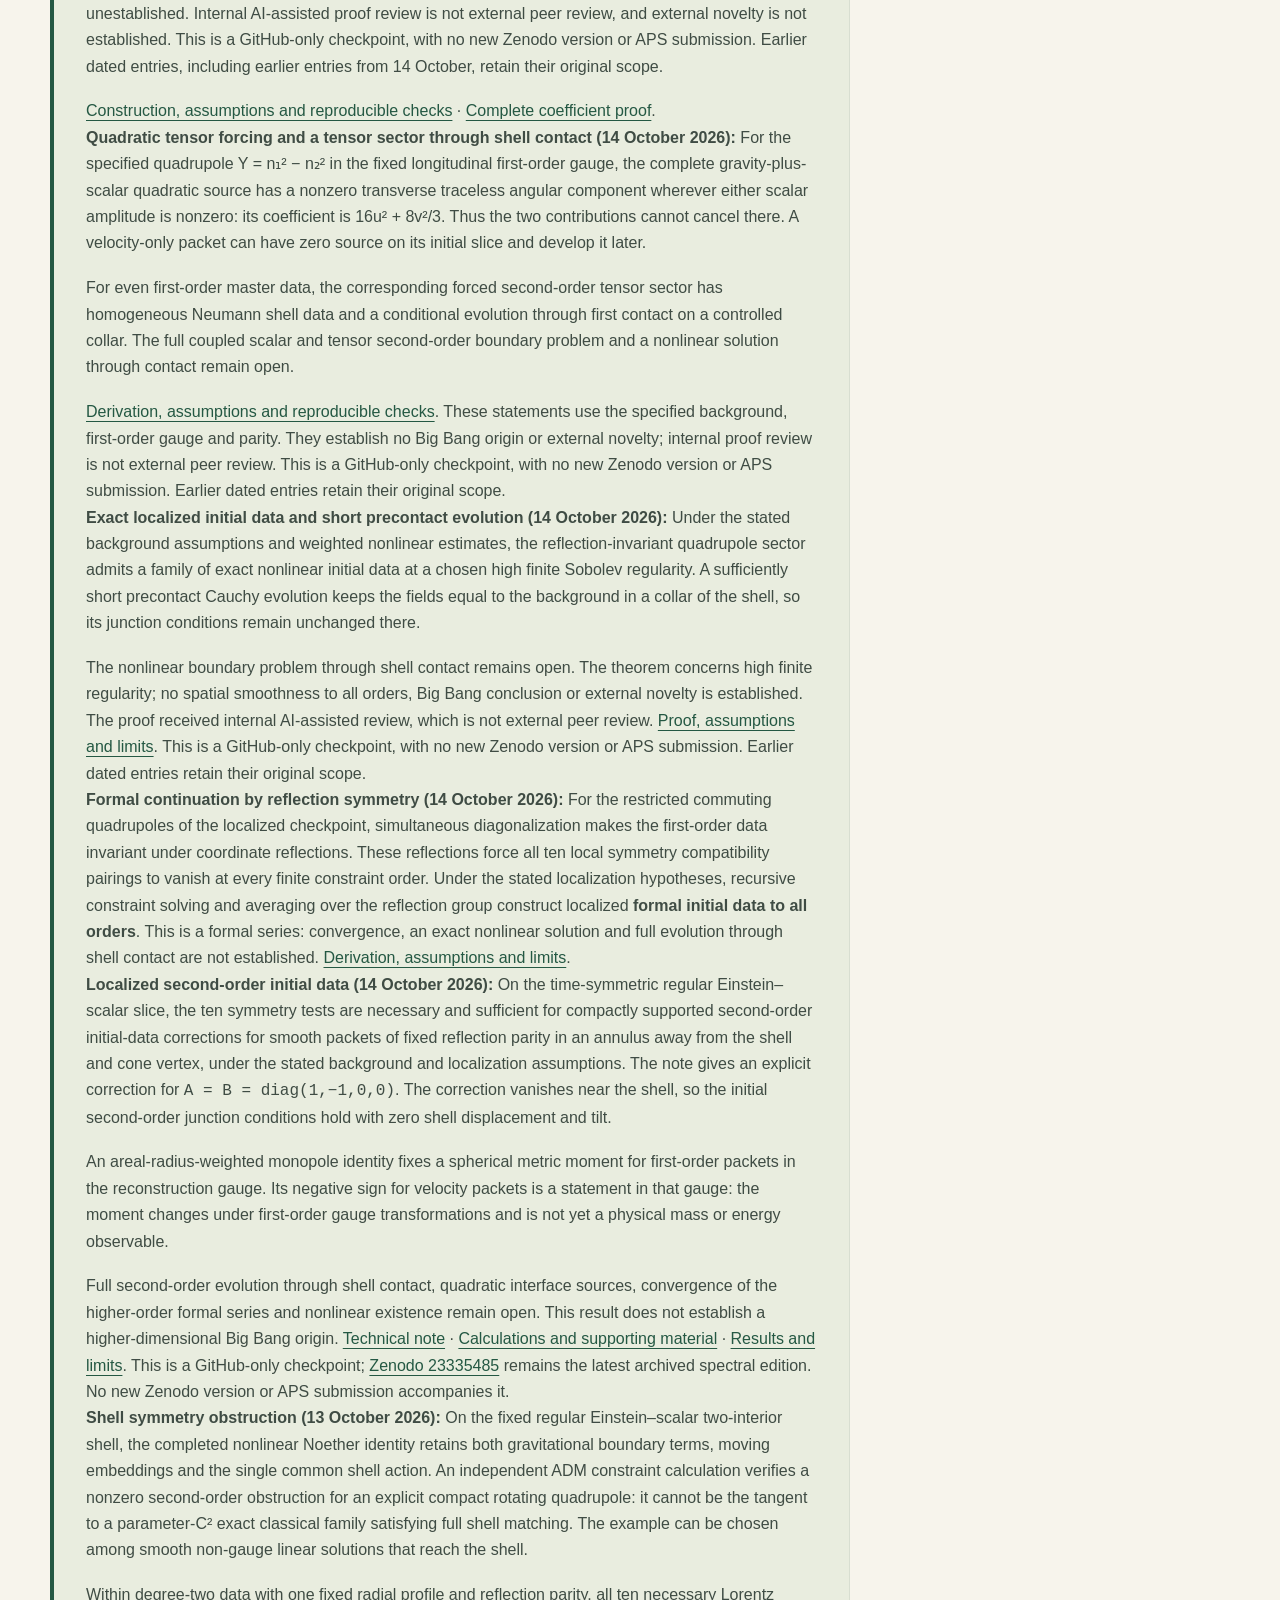
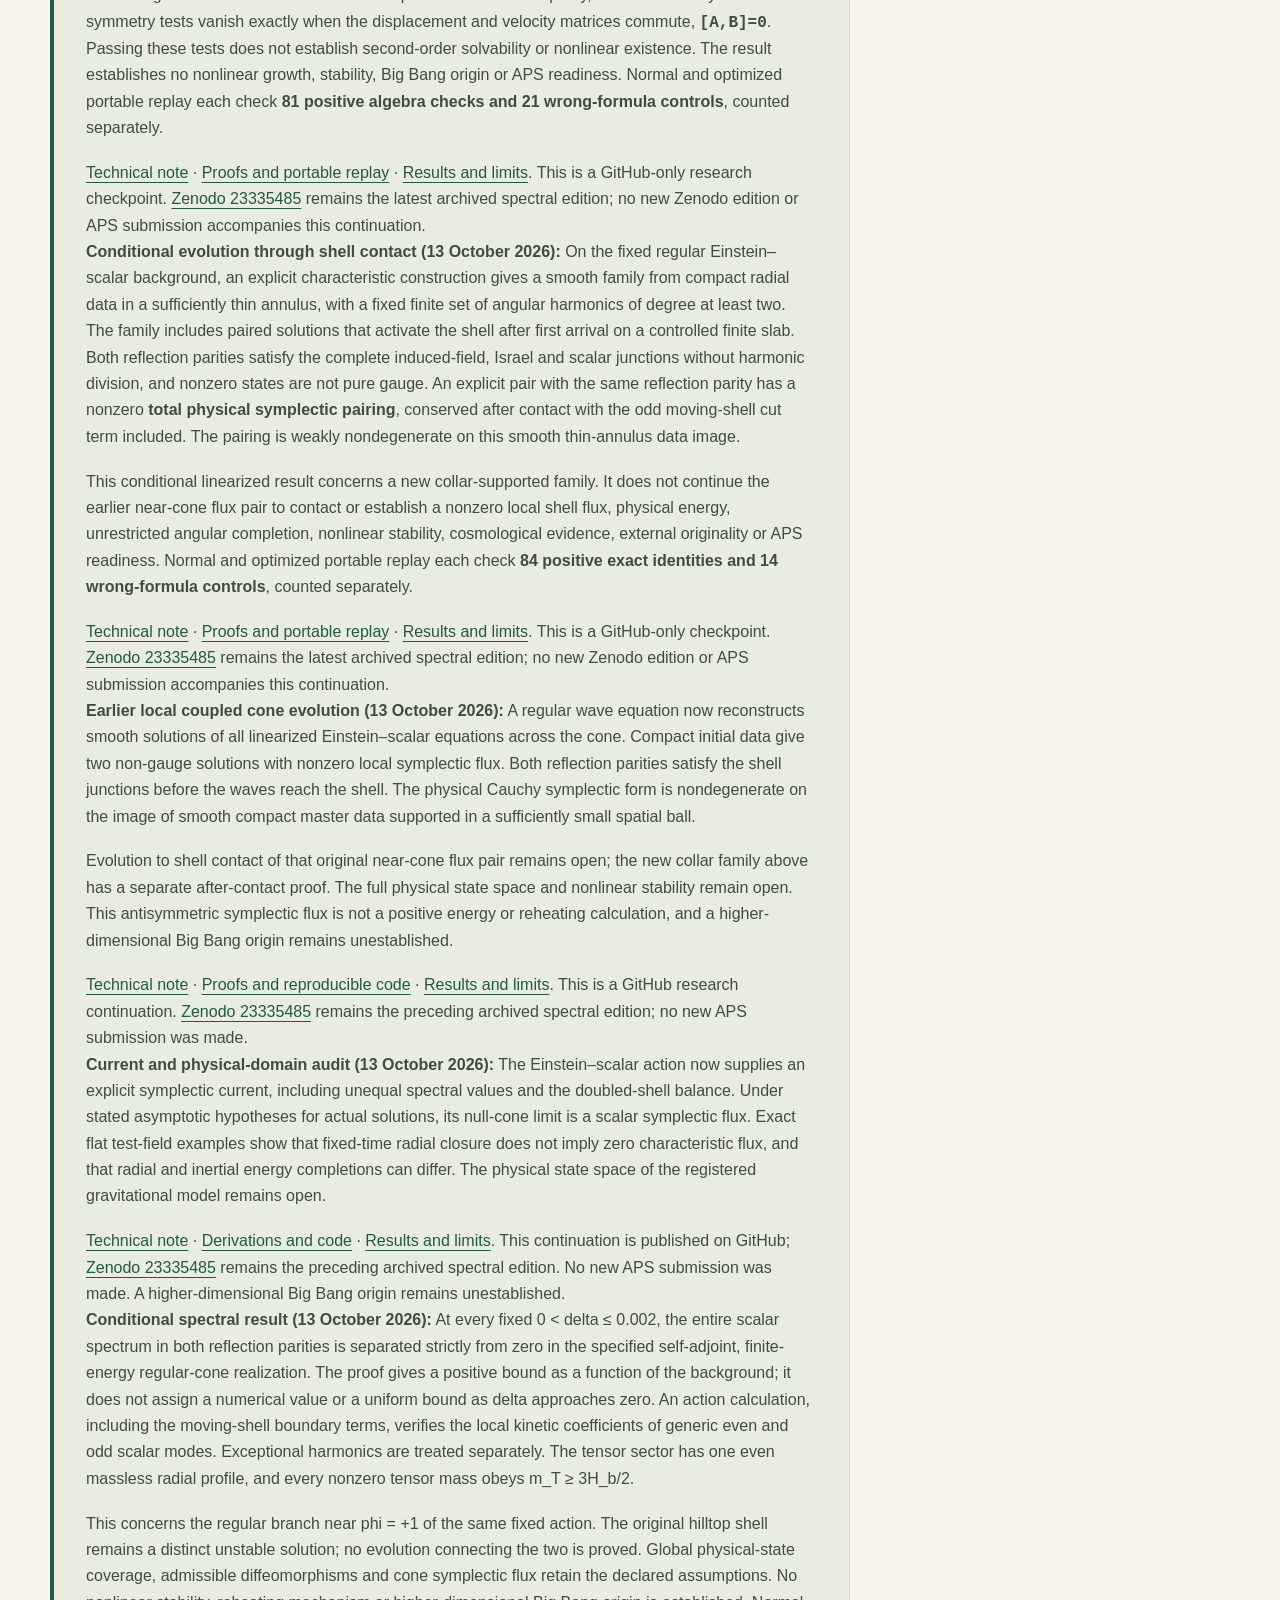
<file: projects/hdblast/index.html>
<!doctype html>
<html lang="en">
<head>
  <meta charset="utf-8">
  <meta name="viewport" content="width=device-width, initial-scale=1">
  <title>HDBLAST | Maldonado Research</title>
  <meta name="description" content="Continuous metric boundary trace and proper-time derivative, with complete one-copy coordinate scalar/isotropic Israel shell sources, harmonic projections and norms. The metric correction is below 9e-13 of the material scalar source in L2, while each coordinate coefficient has at least two central zeros. Full quantitative U2 remains open.">
  <meta name="author" content="Ricardo Maldonado">
  <meta name="robots" content="index, follow">
  <meta name="theme-color" content="#f7f4ec">
  <link rel="canonical" href="https://maldonado-research.github.io/projects/hdblast/">
  <meta property="og:type" content="website">
  <meta property="og:site_name" content="Maldonado Research">
  <meta property="og:title" content="HDBLAST | Maldonado Research">
  <meta property="og:description" content="Continuous metric boundary trace and proper-time derivative, with complete one-copy coordinate scalar/isotropic Israel shell sources, harmonic projections and norms. The metric correction is below 9e-13 of the material scalar source in L2, while each coordinate coefficient has at least two central zeros. Full quantitative U2 remains open.">
  <meta property="og:url" content="https://maldonado-research.github.io/projects/hdblast/">
  <meta property="og:locale" content="en_US">
  <meta name="twitter:card" content="summary">
  <meta name="twitter:title" content="HDBLAST | Maldonado Research">
  <meta name="twitter:description" content="Continuous metric boundary trace and proper-time derivative, with complete one-copy coordinate scalar/isotropic Israel shell sources, harmonic projections and norms. The metric correction is below 9e-13 of the material scalar source in L2, while each coordinate coefficient has at least two central zeros. Full quantitative U2 remains open.">
  <link rel="stylesheet" href="../../styles.css">
  <script type="application/ld+json">{"@context": "https://schema.org", "@graph": [{"@type": "Person", "@id": "https://maldonado-research.github.io/#author", "name": "Ricardo Maldonado", "identifier": "https://orcid.org/0009-0009-3937-6527", "sameAs": ["https://orcid.org/0009-0009-3937-6527", "https://github.com/maldonado-research/"]}, {"@type": "WebSite", "@id": "https://maldonado-research.github.io/#website", "url": "https://maldonado-research.github.io/", "name": "Maldonado Research", "inLanguage": "en", "creator": {"@id": "https://maldonado-research.github.io/#author"}}, {"@type": "WebPage", "@id": "https://maldonado-research.github.io/projects/hdblast/#page", "url": "https://maldonado-research.github.io/projects/hdblast/", "name": "HDBLAST | Maldonado Research", "isPartOf": {"@id": "https://maldonado-research.github.io/#website"}, "mainEntity": {"@id": "https://maldonado-research.github.io/projects/hdblast/#research"}, "dateModified": "2026-10-15"}, {"@type": "CreativeWork", "@id": "https://maldonado-research.github.io/projects/hdblast/#research", "name": "HDBLAST", "url": "https://maldonado-research.github.io/projects/hdblast/", "description": "Continuous metric boundary trace and proper-time derivative, with complete one-copy coordinate scalar/isotropic Israel shell sources, harmonic projections and norms. The metric correction is below 9e-13 of the material scalar source in L2, while each coordinate coefficient has at least two central zeros. Full quantitative U2 remains open.", "author": {"@id": "https://maldonado-research.github.io/#author"}, "version": "2026.10.15-coordinate-shell-sources (GitHub checkpoint)", "inLanguage": "en", "isBasedOn": "https://github.com/maldonado-research/HDblast/tree/main/research/HDBLAST_COORDINATE_SHELL_SOURCES_20261015", "subjectOf": [{"@type": "CreativeWork", "url": "https://github.com/maldonado-research/HDblast/blob/main/research/HDBLAST_UNIFORM_FIRST_VARIATION_WAVEFORM_20261015/UNIFORM_FIRST_VARIATION_WAVEFORM.md", "name": "Waveform theorem, normalization and assumptions"}, {"@type": "CreativeWork", "url": "https://github.com/maldonado-research/HDblast/blob/main/research/HDBLAST_PHYSICAL_SHELL_RESPONSE_20261015/PHYSICAL_SHELL_RESPONSE.md", "name": "Conditional physical shell response theorem and assumptions"}, {"@type": "CreativeWork", "url": "https://github.com/maldonado-research/HDblast/blob/main/research/HDBLAST_PHYSICAL_SHELL_RESPONSE_20261015/README.md", "name": "Reproducible physical shell response research capsule"}, {"@type": "CreativeWork", "url": "https://github.com/maldonado-research/HDblast/tree/main/research/HDBLAST_QUASILINEAR_SHELL_EVOLUTION_20261015", "name": "Earlier source capsule, preserved with its dated scope"}, {"@type": "CreativeWork", "url": "https://github.com/maldonado-research/HDblast/blob/main/research/HDBLAST_QUASILINEAR_SHELL_EVOLUTION_20261015/EXACT_FINITE_REGULARITY_SHELL_EVOLUTION.md", "name": "Conditional exact finite-regularity shell evolution theorem"}, {"@type": "CreativeWork", "url": "https://github.com/maldonado-research/HDblast/blob/main/research/HDBLAST_QUASILINEAR_SHELL_EVOLUTION_20261015/README.md", "name": "Exact shell evolution reproducible capsule"}, {"@type": "CreativeWork", "url": "https://github.com/maldonado-research/HDblast/tree/main/research/HDBLAST_ANGULAR_UNIFORM_CONTACT_20261015", "name": "Earlier source capsule, preserved with its dated scope"}, {"@type": "CreativeWork", "url": "https://github.com/maldonado-research/HDblast/blob/main/research/HDBLAST_ANGULAR_UNIFORM_CONTACT_20261015/README.md", "name": "All-angular frozen-background linear shell-contact estimate, smooth lifting costs and nonlinear limits"}, {"@type": "CreativeWork", "url": "https://github.com/maldonado-research/HDblast/blob/main/research/HDBLAST_ANGULAR_UNIFORM_CONTACT_20261015/ANGULAR_UNIFORM_LINEAR_CONTACT.md", "name": "Complete sixteen-field auxiliary control, full Robin conjugation and all-angular subsidiary uniqueness"}, {"@type": "CreativeWork", "url": "https://github.com/maldonado-research/HDblast/blob/main/research/HDBLAST_ANGULAR_UNIFORM_CONTACT_20261015/NONLINEAR_BOUNDARY_STRAIGHTENING.md", "name": "Exact local nonlinear boundary reduction; quasilinear contact existence remains open"}, {"@type": "CreativeWork", "url": "https://github.com/maldonado-research/HDblast/tree/main/research/HDBLAST_FULL_SECOND_ORDER_CONTACT_20261014", "name": "Earlier source capsule, preserved with its dated scope"}, {"@type": "CreativeWork", "url": "https://github.com/maldonado-research/HDblast/blob/main/research/HDBLAST_FULL_SECOND_ORDER_CONTACT_20261014/README.md", "name": "Conditional complete finite-angular second-order coefficient through shell contact"}, {"@type": "CreativeWork", "url": "https://github.com/maldonado-research/HDblast/blob/main/research/HDBLAST_FULL_SECOND_ORDER_CONTACT_20261014/FULL_FINITE_ANGULAR_SECOND_ORDER_CONTACT.md", "name": "Complete metric and scalar coefficient, physical shell boundary laws and constraint propagation"}, {"@type": "CreativeWork", "url": "https://github.com/maldonado-research/HDblast/blob/main/research/HDBLAST_QUADRATIC_TENSOR_CONTACT_20261014/README.md", "name": "Full quadratic tensor source in the specified gauge and a conditional even tensor sector through shell contact"}, {"@type": "CreativeWork", "url": "https://github.com/maldonado-research/HDblast/tree/main/research/HDBLAST_EXACT_LOCALIZED_PRECONTACT_20261014", "name": "Earlier exact localized initial-data and short precontact checkpoint"}, {"@type": "CreativeWork", "url": "https://github.com/maldonado-research/HDblast/blob/main/research/HDBLAST_EXACT_LOCALIZED_PRECONTACT_20261014/README.md", "name": "Conditional exact localized initial data at high finite regularity and short precontact evolution"}, {"@type": "CreativeWork", "url": "https://github.com/maldonado-research/HDblast/blob/main/research/HDBLAST_SECOND_ORDER_LOCALIZED_20261014/continuation/REFLECTION_FORMAL_INITIAL_DATA.md", "name": "Formal continuation by reflection symmetry; convergence and nonlinear existence remain open"}, {"@type": "CreativeWork", "url": "https://github.com/maldonado-research/HDblast/blob/main/research/HDBLAST_SECOND_ORDER_LOCALIZED_20261014/manuscript/SECOND_ORDER_LOCALIZED.md", "name": "Localized second-order constraint solvability and an areal-radius monopole identity"}, {"@type": "CreativeWork", "url": "https://github.com/maldonado-research/HDblast/tree/main/research/HDBLAST_SECOND_ORDER_LOCALIZED_20261014", "name": "GitHub-only localized initial-data checkpoint, with no new Zenodo version"}, {"@type": "CreativeWork", "url": "https://github.com/maldonado-research/HDblast/blob/main/research/HDBLAST_SECOND_ORDER_LOCALIZED_20261014/RESULTS.md", "name": "Restricted initial-data sufficiency, gauge-fixed monopole and remaining evolution problem"}, {"@type": "CreativeWork", "url": "https://github.com/maldonado-research/HDblast/blob/main/research/HDBLAST_SHELL_NOETHER_20261013/manuscript/SHELL_NOETHER.pdf", "name": "A rotational obstruction to nonlinear continuation of Einstein–scalar shell perturbations"}, {"@type": "CreativeWork", "url": "https://github.com/maldonado-research/HDblast/tree/main/research/HDBLAST_SHELL_NOETHER_20261013", "name": "GitHub-only shell Noether checkpoint, with no separate Zenodo edition"}, {"@type": "CreativeWork", "url": "https://github.com/maldonado-research/HDblast/blob/main/research/HDBLAST_SHELL_NOETHER_20261013/RESULTS.md", "name": "Exact-family obstruction, restricted commuting criterion, verification and limits"}, {"@type": "CreativeWork", "url": "https://github.com/maldonado-research/HDblast/blob/main/research/HDBLAST_REGULAR_SHELL_CONTACT_20261013/manuscript/SHELL_CONTACT.pdf", "name": "Smooth Einstein–scalar perturbations through timelike shell contact"}, {"@type": "CreativeWork", "url": "https://github.com/maldonado-research/HDblast/tree/main/research/HDBLAST_REGULAR_SHELL_CONTACT_20261013", "name": "GitHub-only shell-contact checkpoint, with no separate Zenodo edition"}, {"@type": "CreativeWork", "url": "https://github.com/maldonado-research/HDblast/blob/main/research/HDBLAST_REGULAR_SHELL_CONTACT_20261013/RESULTS.md", "name": "Finite-angular smooth family, complete junctions, conserved total pairing and limits"}, {"@type": "CreativeWork", "url": "https://github.com/maldonado-research/HDblast/blob/main/research/HDBLAST_REGULAR_CONE_EVOLUTION_20261013/manuscript/REGULAR_CONE_EVOLUTION.pdf", "name": "Regular cone evolution and local symplectic flux in an Einstein–scalar shell model"}, {"@type": "CreativeWork", "url": "https://github.com/maldonado-research/HDblast/tree/main/research/HDBLAST_REGULAR_CONE_EVOLUTION_20261013", "name": "GitHub regular-cone evolution research continuation, with no separate DOI"}, {"@type": "CreativeWork", "url": "https://github.com/maldonado-research/HDblast/blob/main/research/HDBLAST_CONE_PHASE_SPACE_20261013/manuscript/COVARIANT_FLUX_AND_PHYSICAL_DOMAINS.pdf", "name": "Covariant flux and physical-domain limits of regular de Sitter shells"}, {"@type": "CreativeWork", "url": "https://github.com/maldonado-research/HDblast/tree/main/research/HDBLAST_CONE_PHASE_SPACE_20261013", "name": "GitHub cone-current research continuation, with no separate DOI"}, {"@type": "CreativeWork", "url": "https://doi.org/10.5281/zenodo.23335485", "name": "Verified regular-shell spectral edition 2026.10.13-regular-shell-spectra"}, {"@type": "CreativeWork", "url": "https://github.com/maldonado-research/HDblast/blob/main/hdblast/publication/2026.10.13-regular-shell-spectra/README.md", "name": "Complete publication inventory and public readback"}, {"@type": "CreativeWork", "url": "https://github.com/maldonado-research/HDblast/tree/401efdfaaef657bcbdaec588b21b82789daddd0e/research/HDBLAST_REGULAR_SHELL_SPECTRA_20261013", "name": "HDBLAST: Conditional Scalar Spectral Positivity and Tensor Mass Thresholds on Regular de Sitter Shells"}, {"@type": "CreativeWork", "url": "https://github.com/maldonado-research/HDblast/blob/401efdfaaef657bcbdaec588b21b82789daddd0e/research/HDBLAST_REGULAR_SHELL_SPECTRA_20261013/RESULTS.md", "name": "Claim ledger, fixed-background scalar gap and scope"}, {"@type": "CreativeWork", "url": "https://doi.org/10.5281/zenodo.23294979", "name": "Verified scalar-response edition 2026.10.11-scalar-response-monotonicity"}, {"@type": "CreativeWork", "url": "https://github.com/maldonado-research/HDblast/blob/main/hdblast/publication/2026.10.11-scalar-response-monotonicity/README.md", "name": "Complete published-file and metadata readback"}, {"@type": "CreativeWork", "url": "https://github.com/maldonado-research/HDblast/tree/main/research/HDBLAST_SCALAR_RESPONSE_MONOTONICITY_20261011", "name": "Local scalar-response monotonicity and certified bounds through delta = 0.002"}, {"@type": "CreativeWork", "url": "https://github.com/maldonado-research/HDblast/blob/main/research/HDBLAST_CHECKPOINT_20261007_STORED_STATE_COMPARISON/RESULTS.md", "name": "All-node retained-state comparison, exact fixed-weight error transport and limits"}, {"@type": "CreativeWork", "url": "https://zenodo.org/records/23228395", "name": "Verified stored-state comparison edition 2026.10.07-stored-state-comparison"}, {"@type": "CreativeWork", "url": "https://github.com/maldonado-research/HDblast/blob/main/research/HDBLAST_CHECKPOINT_20261007_BD_PREHISTORY/RESULTS.md", "name": "Registered Bunch–Davies prehistory response and continuous representation certificate"}, {"@type": "CreativeWork", "url": "https://github.com/maldonado-research/HDblast/blob/aa168258bc8e0ca55b4df8efe8f937c5b298a242/research/HDBLAST_CHECKPOINT_20261007_INCOMING_STATE/RESULTS.md", "name": "Conditional incoming-state transfer, stress-error bounds and limits"}, {"@type": "CreativeWork", "url": "https://github.com/maldonado-research/HDblast/blob/main/research/HDBLAST_CHECKPOINT_20261005_FINITE_BAND_WARD/RESULTS.md", "name": "Finite-band Ward identities, conditional truncation bounds and limits"}, {"@type": "CreativeWork", "url": "https://github.com/maldonado-research/HDblast/blob/5a851f22c84f14b454d398cebc6a4cbfa21d19da/research/HDBLAST_CHECKPOINT_20261003_VERIFIED_SOURCE_OPERATOR/RESULTS.md", "name": "Conditional source/operator certificate and limits"}, {"@type": "CreativeWork", "url": "https://github.com/maldonado-research/HDblast/blob/5a851f22c84f14b454d398cebc6a4cbfa21d19da/research/HDBLAST_VERIFIED_SOURCE_OPERATOR_PACKAGE_20261003/RESULTS_READ_FIRST.md", "name": "Verified source/operator package and reproduction guide"}, {"@type": "CreativeWork", "url": "https://github.com/maldonado-research/HDblast/blob/5a851f22c84f14b454d398cebc6a4cbfa21d19da/research/HDBLAST_VERIFIED_SOURCE_OPERATOR_PACKAGE_20261003/FRESH_REPRODUCTION.json", "name": "Fresh source/operator archive reproduction receipt"}, {"@type": "CreativeWork", "url": "https://github.com/maldonado-research/HDblast/tree/74d8149b37a9a5c45b309485fb35de8db97d8437/research/HDBLAST_ACTIVE_SOURCE_LEDGER_PACKAGE_20261002", "name": "Completed active-source package and fresh reproduction"}, {"@type": "CreativeWork", "url": "https://maldonado-research.github.io/HDblast/", "name": "HDBLAST research website"}, {"@type": "CreativeWork", "url": "https://maldonado-research.github.io/HDblast/es/", "name": "Sitio de HDBLAST en español"}, {"@type": "CreativeWork", "url": "https://doi.org/10.5281/zenodo.17088132", "name": "Main HDBLAST concept DOI"}, {"@type": "CreativeWork", "url": "https://zenodo.org/records/22347452", "name": "Retained previous main v24 archive"}, {"@type": "CreativeWork", "url": "https://zenodo.org/records/23111008", "name": "Preserved static scalar companion archive"}, {"@type": "CreativeWork", "url": "https://github.com/maldonado-research/HDblast/blob/main/hdblast/CURRENT_STATUS.md", "name": "Current research and publication status"}, {"@type": "CreativeWork", "url": "https://zenodo.org/records/23114217", "name": "Verified published main source/operator packet"}, {"@type": "CreativeWork", "url": "https://github.com/maldonado-research/HDblast/blob/main/hdblast/publication/2026.10.07-verified-publication/README.md", "name": "Publication verification and exact reviewed Notes serialization"}], "dateModified": "2026-10-15"}]}</script>
</head>
<body>
<a class="skip-link" href="#main">Skip to content</a>
<header class="site-header">
  <div class="header-inner">
    <a class="brand" href="../../"><span class="brand-mark" aria-hidden="true">M</span><span>Maldonado <strong>Research</strong></span></a>
    <nav aria-label="Main navigation">
      <a href="../../#projects">Projects</a>
      <a href="../../#approach">Approach</a>
      <a href="https://orcid.org/0009-0009-3937-6527">ORCID</a>
      <a href="https://github.com/maldonado-research/">GitHub</a>
    </nav>
  </div>
</header><main id="main"><div class="wrap project-hero"><nav class="breadcrumb" aria-label="Breadcrumb"><a href="../../#projects">Research collection</a><span aria-hidden="true">/</span><span aria-current="page">HDBLAST</span></nav><p class="eyebrow">Extra dimensions · early Universe</p><h1>HDBLAST</h1><p class="project-lede">Could a gravitational event in a fifth dimension transfer energy into our four-dimensional Universe and start a hot Big Bang? HDBLAST studies a specific gravity-and-scalar model with a shell, or brane, and publishes its calculations, failures and corrections.</p><p class="version-line" data-hdb-shell-response-version="20261015">2026.10.15-coordinate-shell-sources (GitHub checkpoint): Continuous metric boundary trace and derivative, coordinate scalar/isotropic sources, degree 0/2/4 norms and central sign changes; degree-4 Robin norm only. Full U2 remains quantitatively unresolved.</p><p class="version-line" data-hdb-quasilinear-version="20261015">Current GitHub checkpoint: 2026.10.15-quasilinear-shell-evolution — conditional exact evolution on a controlled finite shell-interaction interval; observable response remains open.</p><p class="version-line" data-hdb-angular-uniform-version="20261015">All-angular linear contact control and exact boundary reduction · 14 October 2026 (Pacific) · GitHub checkpoint</p><p class="version-line" data-hdb-full-contact-version="20261014">Conditional complete second-order coefficient through shell contact · 14 October 2026 · GitHub checkpoint</p><p class="version-line" data-hdb-spectra-version="20261013">Conditional spectral bounds for the regular +1 branch · 13 October 2026</p><p class="version-line">Controlled scalar-boundary branch through delta = 0.002 · 11 October 2026</p><div class="actions"><a href="https://github.com/maldonado-research/HDblast" class="button">View source repository ↗</a><a href="https://maldonado-research.github.io/HDblast/" class="text-link">HDBLAST research website ↗</a></div></div>
<div class="wrap project-layout"><article class="project-body"><section id="status" class="status-panel" aria-labelledby="status-title"><p class="eyebrow">Read this first</p><h2 id="status-title">Research status</h2>

<div data-hdb-screen-magnetic-curvature="screen-magnetic-curvature-20261026"><p><strong>26 October 2026: conditional registered screen magnetic curvature.</strong> On the exterior angular sphere at (x,r)=(1/4,5/4), before shell contact, the projection of the second parameter derivative of the screen magnetic tensor onto the selected TT pair is Π_pair H″(0)=h(T+ − T−). The calculation combines the linear second-response TT term with the complete scalar quadratic term, retaining the observer, radial-normal, connection and epsilon corrections. The complete first variation of this screen tensor vanishes, and exact angular identities close the quadratic term on T+ − T−.</p><p>The coefficient h is enclosed in [-0.024929793753, -0.004128493946] and is strictly negative under the retained assumptions. Its scalar quadratic contribution is enclosed in [-0.000000000000000000690462, 0.000000000000000001996501]. These are outward rational bounds at the registered point. The projected angular field vanishes on the two registered great circles S=0 and S=1, where S=n0²+n1². The future observer is the unit normal to t=constant; the radial normal is the positive unit normal to y=constant within that spatial slice, with screen axes and orientation fixed by the registration.</p><p>This is a conditional curvature diagnostic for the registered formal response. The parent background, master, gauge, coefficient-existence and subsidiary assumptions remain in force. No gauge-invariant observer or clock anchoring has been constructed. The result establishes no physical radiation, force or detection, no finite-amplitude nonlinear family and no cosmological origin. The full second-order Einstein–matter boundary problem remains unfinished. No new Zenodo version or journal submission accompanies this checkpoint.</p><p><a href="https://github.com/maldonado-research/HDblast/blob/main/research/HDBLAST_SCREEN_MAGNETIC_CURVATURE_20261026/theory/DERIVATION.md">Derivation and scope</a> · <a href="https://github.com/maldonado-research/HDblast/tree/main/research/HDBLAST_SCREEN_MAGNETIC_CURVATURE_20261026">Source, data and replay</a></p></div>

<div data-hdb-exterior-tensor-jets="exterior-tensor-jets-20261026"><p><strong>26 October 2026: exterior tensor derivatives enclosed at one point.</strong> Under the retained model assumptions, the tensor coefficient of the actual total formal response and all its first and second scaled coordinate derivatives are enclosed at (x,r)=(1/4,5/4), before shell contact. The two TT coefficients remain equal.</p><p>Their common value u lies in [−0.000207982516, −0.000010433243], and its scaled time derivative u_x lies in [−0.000280539069, −0.000046459086]. Both are strictly negative. The radial first derivative and all three second-derivative intervals contain zero, so their signs remain inconclusive.</p><p>This is a local result about metric coefficients in the registered gauge. It does not establish a full-domain C2 approximation, an Einstein residual bound or a physical curvature or gravitational-wave observable. Nonlinear physical realization and cosmological origin remain open. No new Zenodo version or journal submission accompanies this checkpoint.</p><p><a href="https://github.com/maldonado-research/HDblast/blob/main/research/HDBLAST_EXTERIOR_TENSOR_JETS_20261026/theory/DERIVATION.md">Derivation and scope</a> · <a href="https://github.com/maldonado-research/HDblast/tree/main/research/HDBLAST_EXTERIOR_TENSOR_JETS_20261026">Source, data and replay</a></p></div>

<div data-hdb-full-angular-response="full-angular-response-20261026"><p><strong>26 October 2026: a full angular response approximation passes its accuracy target.</strong> One continuous C1 first-feedback approximation on the retained local domain D+ keeps all 23 angular slots. Its complete conditional X-error bound for values and scaled first x/r derivatives is below 1.1787044291e28, meeting the 1e29 target in the positive angular H norm.</p><p>At the exterior point (x,r)=(1/4,5/4), a separate targeted calculation of the actual total response encloses each of the two equal TT coefficients in [−0.001311761536, −0.000001509027]. This is a metric coefficient in the registered gauge, not an observed gravitational wave or a gauge-invariant tensor observable.</p><p>These numerical approximation and integral-defect certificates retain the conditional parent coefficient-existence and subsidiary assumptions. They establish no pointwise C2 Einstein residual, nonlinear or finite-amplitude physical family, or cosmological origin. No new Zenodo version or journal submission accompanies this checkpoint.</p><p><a href="https://github.com/maldonado-research/HDblast/blob/main/research/HDBLAST_FULL_ANGULAR_RESPONSE_20261026/DERIVATION.md">Derivation and scope</a> · <a href="https://github.com/maldonado-research/HDblast/tree/main/research/HDBLAST_FULL_ANGULAR_RESPONSE_20261026">Source, data and replay</a></p></div>

<div data-hdb-shell-precision="shell-precision-20261025"><p><strong>Conditional shell and anchored-volume sign bounds — 25 October 2026.</strong> Conditional bounds place N0(x,0) and J0(x,0) below zero at the retained scaled times x=9/8 and x=5/4. Under the retained parent projection assumptions and a smooth kinematical completion, the anchored proper-time volume second parameter derivative is also negative at x=9/8. Finite-amplitude volume change, a full angular Einstein solution and cosmological conclusions remain unestablished. No new Zenodo version or journal submission accompanies this checkpoint.</p><p><a href="https://github.com/maldonado-research/HDblast/tree/main/research/HDBLAST_SHELL_FEEDBACK_PRECISION_20261025">Source capsule</a> · <a href="https://github.com/maldonado-research/HDblast/blob/main/research/HDBLAST_SHELL_FEEDBACK_PRECISION_20261025/analysis/OBSERVABLE_BOUND.md">Observable bound and assumptions</a></p></div>

<div data-hdb-coupled-mean-pilot="coupled-mean-pilot-20261025"><p><strong>25 October 2026: a coupled five-mean response approximation passes its accuracy target.</strong> One continuously defined C1 approximation now includes the first coupled bulk feedback and shell boundary lift. Its complete conditional error bound is below 1.6090323e28 in the retained scaled X norm, meeting the 1e29 target. The 64 and 128 meshes gave insufficient bounds; the declared 256 limit passed. Both execution modes agree, and an independent exact integrator reproduces the stored feedback samples.</p><p>This advances the numerical construction of five mean coefficients. The full angular second-order spacetime, intrinsic observable sign, nonlinear family and physical origin remain unestablished. These are mathematical bounds under the stated model assumptions, not physical measurements. No new Zenodo version or journal submission accompanies this checkpoint.</p><p><a href="https://github.com/maldonado-research/HDblast/blob/main/research/HDBLAST_COUPLED_MEAN_PILOT_20261025/DERIVATION.md">Derivation and scope</a> · <a href="https://github.com/maldonado-research/HDblast/tree/main/research/HDBLAST_COUPLED_MEAN_PILOT_20261025">Frozen data, source and replay</a> · <a href="https://github.com/maldonado-research/HDblast/raw/refs/heads/main/research/HDBLAST_COUPLED_MEAN_PILOT_20261025.zip">Source archive (ZIP)</a></p></div>

<div data-hdb-input-precision="input-precision-20261023"><p><strong>23 October 2026: the initial-data precision gate passes.</strong> An exact residual comparison sharpens the same retained regular-shell branch to a beta interval of radius 9.505e-18. A separately registered recentered rational approximation has a certified initial/free-wave error below 8.519e27, meeting the 1e28 target across all 96 cells. The old candidate and its failed bound are preserved. Some illustrative component allocations are exceeded; the exact combined inequality passes.</p><p>This clears an input-accuracy bottleneck under the stated model and theorem assumptions. The evolved numerical total response and intrinsic observable sign remain unevaluated. It establishes no nonlinear physical family or higher-dimensional Big Bang origin. No new Zenodo version or journal submission accompanies this update.</p><p><a href="https://github.com/maldonado-research/HDblast/blob/main/research/HDBLAST_INPUT_PRECISION_20261023/manuscript/INPUT_PRECISION.pdf">Working note (PDF)</a> · <a href="https://github.com/maldonado-research/HDblast/tree/main/research/HDBLAST_INPUT_PRECISION_20261023">Derivations, source and checks</a> · <a href="https://github.com/maldonado-research/HDblast/raw/refs/heads/main/research/HDBLAST_INPUT_PRECISION_20261023.zip">Source archive (ZIP)</a>.</p></div>
<div data-hdb-total-preflight="total-response-preflight-20261023"><p><strong>23 October 2026: tighter response bounds and an intrinsic shell-volume prescription.</strong> A zero-region estimate tightens the conditional local response contraction bound to q = 0.000426125. A complete initial-data pilot defines one differentiable rational candidate but its certified error bound fails the chosen accuracy gate. This identifies the next precision task; it proves no impossibility. A separate derivation defines intrinsic shell volume at anchored proper time, including clock, slicing and quadratic metric terms. Its value remains unevaluated.</p><p>The numerical total response and invariant observable sign remain unevaluated. These conditional results establish no nonlinear physical family or higher-dimensional Big Bang origin. Earlier checkpoints are preserved; no new Zenodo version or journal submission accompanies this update.</p><p><a href="https://github.com/maldonado-research/HDblast/blob/main/research/HDBLAST_TOTAL_RESPONSE_PREFLIGHT_20261023/manuscript/TOTAL_RESPONSE_PREFLIGHT.pdf">Working note (PDF)</a> · <a href="https://github.com/maldonado-research/HDblast/tree/main/research/HDBLAST_TOTAL_RESPONSE_PREFLIGHT_20261023">Derivations, source and checks</a> · <a href="https://github.com/maldonado-research/HDblast/raw/refs/heads/main/research/HDBLAST_TOTAL_RESPONSE_PREFLIGHT_20261023.zip">Source archive (ZIP)</a>.</p></div>
<div data-hdb-boundary-response="boundary-response-20261023"><p><strong>October 2026: a positive auxiliary mean after causal contact with the shell.</strong> At scaled (x,r) = (3/2,1/4), after the past causal cone reaches the timelike shell, interval integration of the actual quadratic source and an exact closed system of five rotational means prove that the probability-normalized S³ mean of the auxiliary covariant yy response is positive. The bounds include all feedback in that mean system, including the Robin shell condition. All quadratic mean contributions of the first-order harmonics are retained before exact projection.</p><p>This conditional result concerns an auxiliary coefficient in the registered frame and gauge. The full evaluated numerical waveform remains unfinished. The retained total response U already has a conditional analytic construction and physical constraint completion; this auxiliary mean does not determine its physical interpretation. No physical force, exact nonlinear spacetime family or evidence of a higher-dimensional Big Bang origin is inferred. No new Zenodo version or journal submission accompanies this checkpoint.</p><p><a href="https://github.com/maldonado-research/HDblast/blob/main/research/HDBLAST_BOUNDARY_RESPONSE_20261023/manuscript/BOUNDARY_RESPONSE.pdf">Technical working note (PDF)</a> · <a href="https://github.com/maldonado-research/HDblast/tree/main/research/HDBLAST_BOUNDARY_RESPONSE_20261023">Editable source and reproducible calculations</a> · <a href="https://github.com/maldonado-research/HDblast/raw/refs/heads/main/research/HDBLAST_BOUNDARY_RESPONSE_20261023.zip">Source archive (ZIP)</a> · <a href="https://github.com/maldonado-research/HDblast/tree/main/hdblast/continuation/2026.10.23-boundary-response">Verification evidence</a>.</p></div>

<div data-hdb-forced-response="forced-response-bounds-20261023"><p><strong>October 2026: certified causal bounds for an auxiliary response.</strong> Interval evaluation certifies that the angular mean of the covariant yy component of the auxiliary forced metric response is strictly positive throughout a continuous neighborhood of scaled (x,r) = (1/4,5/4), before signals from the shell can reach it. The calculation includes 20 clipped causal source cells, the certified uncertainty in the actual first-order fields and all 23 bulk amplitudes with their couplings.</p><p>This conditional, model-specific result concerns a coordinate coefficient in the stated frame and gauge. The full numerical second-order waveform, including shell interaction, remains unfinished. The auxiliary response is not established as a separate solution of the complete physical constraint system; no physical force, exact nonlinear spacetime family or evidence of a higher-dimensional Big Bang origin is inferred. No new Zenodo version or journal submission accompanies this checkpoint.</p><p><a href="https://github.com/maldonado-research/HDblast/blob/main/research/HDBLAST_FORCED_RESPONSE_BOUNDS_20261023/manuscript/FORCED_RESPONSE_BOUNDS.pdf">Technical working note (PDF)</a> · <a href="https://github.com/maldonado-research/HDblast/tree/main/research/HDBLAST_FORCED_RESPONSE_BOUNDS_20261023">Derivations, editable source and reproducible calculations</a> · <a href="https://github.com/maldonado-research/HDblast/tree/main/hdblast/continuation/2026.10.23-forced-response-bounds">Verification evidence</a>.</p></div>

<div data-hdb-geometric-sources="geometric-bulk-sources-20261016"><p><strong>16 October 2026: complete quadratic geometric sources and an intrinsic shell diagnostic.</strong> The actual full Ricci/Einstein–scalar source adapter and exact 23-amplitude projection retain both transverse-traceless orientations. Certified interval evaluation covers 81 causal cells, 64 evolved radial-profile cells and 6 shell time cells. The bulk forcing norm satisfies F<sub>H</sub> &le; 17387513156573, improving the retained upper bound by more than 9.8 times.</p><p>The intrinsic material-shell quadratic scalar has exactly two simple mean zeros in each scaled-time bracket [5/4,11/8] and [13/8,7/4] on the specified background time sections: four distinct zeros are certified, with others elsewhere not excluded. A separate derivative-bound corollary preserves opposite evolved second scalar-mean signs on two complete radius cells for scaled times [1/1000,1/200]. The full numerical second waveform and continuous response residual remain unfinished. These conditional formal-coefficient results establish no exact nonlinear family, physical force or higher-dimensional Big Bang origin.</p><p><a href="https://github.com/maldonado-research/HDblast/blob/main/research/HDBLAST_GEOMETRIC_BULK_SOURCES_20261016/manuscript/GEOMETRIC_BULK_SOURCES_NOTE.pdf">Technical working note (PDF)</a> · <a href="https://github.com/maldonado-research/HDblast/tree/main/research/HDBLAST_GEOMETRIC_BULK_SOURCES_20261016">Derivations, editable source and reproducible calculations</a> · <a href="https://github.com/maldonado-research/HDblast/tree/main/hdblast/continuation/2026.10.16-geometric-bulk-sources">Verification evidence</a>.</p></div>

<div data-hdb-numerical-inputs="numerical-response-inputs-20261016"><p><strong>15 October 2026 (Pacific): certified numerical inputs for the selected second-order response.</strong> Continuous error bounds now control the actual first master and gauge fields through scaled derivative order three. An exact 23-amplitude homogeneous bulk/boundary operator and a sharp selected-space evaluation constant, sqrt(321/19), support the next numerical calculation.</p><p>Whole-cell evaluation of the same second initial profiles tightens the global formal-response norm bound from 1.02 × 10<sup>36</sup> to 1.03 × 10<sup>33</sup>, about 990 times smaller. These are conservative coefficient bounds, not measured field amplitudes. The full quadratic metric-source adapter and a continuously certified numerical second-response waveform remain unfinished. Conditional mathematics does not establish an exact nonlinear family, invariant force or a higher-dimensional Big Bang origin. No new Zenodo version or journal submission accompanies this checkpoint.</p><p><a href="https://github.com/maldonado-research/HDblast/blob/main/research/HDBLAST_NUMERICAL_RESPONSE_INPUTS_20261016/manuscript/NUMERICAL_INPUTS_NOTE.pdf">Technical working note (PDF)</a> · <a href="https://github.com/maldonado-research/HDblast/tree/main/research/HDBLAST_NUMERICAL_RESPONSE_INPUTS_20261016">Derivations, editable source and reproducible calculations</a> · <a href="https://github.com/maldonado-research/HDblast/tree/main/hdblast/continuation/2026.10.16-numerical-response-inputs">Verification evidence</a>.</p></div>

<div data-hdb-common-gauge-forcing="common-gauge-forcing-20261016"><p><strong>16 October 2026: constructive second-order continuation for one aligned quadrupole:</strong> A convergent causal integral series defines the full formal second metric–scalar coefficient for the selected registered state on the controlled shell-contact domain. Its operator has contraction factor at most 0.002109 on a 287-dimensional angular tensor-section space, retaining every generated tensor sector.</p><p>The construction joins the complete bulk and shell forcing in one common first relative-harmonic gauge, compatible second initial data, physical shell laws and subsidiary gauge constraints. Qualitative smoothness is proved separately from numerical bounds for values and first scaled derivatives.</p><p>The coarse comparison-norm cap, ‖U<sub>2</sub>‖<sub>X</sub> &lt; 1.02 × 10<sup>36</sup>, is dominated by the inherited second initial scalar data and carries no physical signal interpretation. No candidate numerical waveform has been evaluated. This conditional coefficient construction does not establish an exact nonlinear family, a finite-amplitude remainder, an invariant force or a higher-dimensional Big Bang origin. Internal AI-assisted review does not replace external specialist review. No new Zenodo version or journal submission accompanies this checkpoint.</p><p><a href="https://github.com/maldonado-research/HDblast/tree/main/research/HDBLAST_COMMON_GAUGE_FORCING_20261016">Research source and exact reports</a> · <a href="https://github.com/maldonado-research/HDblast/blob/main/research/HDBLAST_COMMON_GAUGE_FORCING_20261016/evolution/FULL_SECOND_RESPONSE_CONSTRUCTION.md">Second-response construction</a> · <a href="https://github.com/maldonado-research/HDblast/blob/main/research/HDBLAST_COMMON_GAUGE_FORCING_20261016/bulk-producer/COMMON_GAUGE_BULK_BOUND_PROOF.md">Bulk forcing proof</a> · <a href="https://github.com/maldonado-research/HDblast/blob/main/research/HDBLAST_COMMON_GAUGE_FORCING_20261016/shell-producer/COMMON_HARMONIC_PHYSICAL_SHELL_FORCING.md">Physical shell forcing</a> · <a href="https://github.com/maldonado-research/HDblast/blob/main/research/HDBLAST_COMMON_GAUGE_FORCING_20261016/RESULT_STATUS.md">Result status and literature context</a> · <a href="https://github.com/maldonado-research/HDblast/raw/refs/heads/main/research/HDBLAST_COMMON_GAUGE_FORCING_20261016.zip">Source ZIP</a> · <a href="https://github.com/maldonado-research/HDblast/tree/main/hdblast/continuation/2026.10.16-common-gauge-forcing">Replay and publication evidence</a>.</p></div>

<div data-hdb-first-gauge-wave="first-gauge-wave-20261016"><p><strong>16 October 2026: certified first relative-harmonic gauge wave:</strong> For the retained regular background and quadrupole, a convergent construction now gives the first coordinate gauge vector with continuous derivatives through order three. An explicit approximation has uniform error below 5.47 × 10<sup>−9</sup> in its radial coordinate amplitude on the controlled causal triangle.</p><p>This conditional first-order result preserves the shell’s normal Dirichlet and tangential Neumann conditions. Transforming the quadratic bulk and shell sources and solving the second-order Einstein–scalar evolution remain unfinished. No invariant force or higher-dimensional Big Bang origin is established. Internal AI-assisted review does not replace external specialist review. No new Zenodo version or journal submission accompanies this checkpoint.</p><p><a href="https://github.com/maldonado-research/HDblast/tree/main/research/HDBLAST_FIRST_GAUGE_WAVE_20261016">Research source and exact reports</a> · <a href="https://github.com/maldonado-research/HDblast/blob/main/research/HDBLAST_FIRST_GAUGE_WAVE_20261016/solver/GAUGE_WAVE_SOLUTION_AND_DEFECT.md">Construction and error proof</a> · <a href="https://github.com/maldonado-research/HDblast/blob/main/research/HDBLAST_FIRST_GAUGE_WAVE_20261016/higher-norms/README.md">Derivative bounds</a> · <a href="https://github.com/maldonado-research/HDblast/raw/refs/heads/main/research/HDBLAST_FIRST_GAUGE_WAVE_20261016.zip">Source ZIP</a> · <a href="https://github.com/maldonado-research/HDblast/tree/main/hdblast/continuation/2026.10.16-first-gauge-wave">Replay and publication evidence</a>.</p></div>

<div data-hdb-initial-norms="second-initial-norms-gauge-20261015"><p><strong>15 October 2026: second initial norms and initial harmonic gauge:</strong> Exact rational calculations give coarse certified upper bounds for the values and first spatial covariant derivatives of all four physical second initial fields: the spatial metric, extrinsic curvature, scalar and unit-normal scalar velocity. The initial constraint-source cancellations remain exact. Explicit local initial relative-harmonic lapse and shift velocities include the quadratic terms.</p><p>These are conditional initial-data bounds in the stated frames and model units. They do not demonstrate a response, establish a physical force, solve the full second-order spacetime evolution or construct an exact finite-amplitude family. Common boundary/gauge completion and validated coupled evolution remain open. Earlier frozen checkpoints are preserved; internal AI-assisted checks do not replace external peer review.</p><p><a href="https://github.com/maldonado-research/HDblast/tree/main/research/HDBLAST_SECOND_INITIAL_NORMS_GAUGE_20261015">Research source and exact reports</a> · <a href="https://github.com/maldonado-research/HDblast/blob/main/research/HDBLAST_SECOND_INITIAL_NORMS_GAUGE_20261015/producer/QUANTITATIVE_SECOND_INITIAL_JET.md">Second initial norms</a> · <a href="https://github.com/maldonado-research/HDblast/blob/main/research/HDBLAST_SECOND_INITIAL_NORMS_GAUGE_20261015/gauge/EXPLICIT_INITIAL_HARMONIC_COMPLETION.md">Initial harmonic completion</a> · <a href="https://github.com/maldonado-research/HDblast/blob/main/research/HDBLAST_SECOND_INITIAL_NORMS_GAUGE_20261015/frame/INITIAL_SPACETIME_ONE_JET.md">Spacetime initial one-jet</a>.</p></div>
<div data-hdb-initial-jet="explicit-second-initial-jet-20261015"><p><strong>15 October 2026: explicit compact second initial constraint data:</strong> For the registered aligned packet, explicit local formulas now cancel the Hamiltonian and all four momentum constraint sources through second order. The correction remains in the original packet annulus and vanishes near the initial shell. A certified nonzero Hamiltonian source at the packet maximum rules out zero second initial data.</p><p>The construction allows nonzero second scalar and unit-normal scalar-velocity data. Physical Cauchy fields and spacetime coordinate velocities are distinguished, with the lapse conversion included. This is a conditional second initial jet, not a finite-amplitude exact initial family or a second-order spacetime evolution. Initial norms, the common gauge and boundary completion, and validated U2 evolution remain unfinished; no physical force or higher-dimensional Big Bang origin is established. Checks and independent internal AI-assisted review do not replace external peer review.</p><p><a href="https://github.com/maldonado-research/HDblast/tree/main/research/HDBLAST_EXPLICIT_SECOND_INITIAL_JET_20261015">Explicit formulas, proof and reproducible checks</a>.</p></div>
<div data-hdb-interior-jets="interior-master-jets-20261015"><p><strong>15 October 2026: interior derivatives and bulk forcing bounds:</strong> For the registered aligned quadrupole, exact rational estimates now bound every mixed first-master derivative through order three on the controlled causal triangle. A new actual-potential second-derivative bound and the reflected shell terms close this derivative calculation. Reconstruction then gives coarse continuous envelopes for all fifteen longitudinal Einstein quadratic-source components and the complete scalar source over the triangle times S3.</p><p>These are conditional bounds in the stated first longitudinal representative and adapted background frames, in model units. They do not compute the second-order response or a physical force. The earlier conditional coefficient construction retains its stated scope; quantitative U2, compatible second initial and common-gauge boundary data, and a validated coupled evolution remain unfinished. Internal AI-assisted review does not establish external peer review, novelty or a higher-dimensional Big Bang origin.</p><p><a href="https://github.com/maldonado-research/HDblast/tree/main/research/HDBLAST_INTERIOR_MASTER_JETS_20261015">Derivations, exact reports and reproducible source</a>.</p></div>
<div data-hdb-coordinate-sources="coordinate-shell-sources-20261015"><p><strong>15 October 2026: continuous coordinate shell sources:</strong> The certified quadrupole now gives enclosures over 4353 continuous time cells for the actual metric trace at the shell, its proper-time derivative, and the complete one-copy coordinate scalar and isotropic Israel coefficients Sp and SK, with scalar degrees 0, 2 and 4. The metric correction has L2 norm less than 9e-13 of the one-copy material scalar source, yet changes the coordinate source signs at a scalar zero. Each of Sp and SK consequently has at least two distinct zeros inside the certified central bracket.</p><p>These results are conditional on the retained analytic inputs and the stated first longitudinal representative and derivative Taylor convention. The reduced Robin forcing norm is evaluated only for degree 4; the degree-2 Robin row is algebraic only. The norms use the background proper shell measure, and coefficient signs depend on the representative. The earlier conditional construction of the complete second coefficient retains its stated scope. No effective nonlinear amplitude or remainder, observational scale or cosmological origin is established. Independent internal checks do not replace external peer review. Full U2 remains quantitatively unresolved.</p><p><a href="https://github.com/maldonado-research/HDblast/blob/main/research/HDBLAST_COORDINATE_SHELL_SOURCES_20261015/COORDINATE_SHELL_SOURCES.md">Derivation and bounds</a> · <a href="https://github.com/maldonado-research/HDblast/blob/main/research/HDBLAST_COORDINATE_SHELL_SOURCES_20261015/README.md">Source and replay guide</a>.</p><p>See the separate publication evidence for replay, CI and live-readback status. <a href="https://github.com/maldonado-research/HDblast/blob/main/hdblast/continuation/2026.10.15-coordinate-shell-sources/PUBLICATION_RECEIPT.json">Publication evidence</a>.</p><figure><a href="https://github.com/maldonado-research/HDblast/blob/main/research/HDBLAST_COORDINATE_SHELL_SOURCES_20261015/computed/COORDINATE_SHELL_SOURCES.png"><img src="assets/coordinate_shell_sources_20261015.png" alt="Four panels showing metric trace and proper-time derivative interval bands, squared source norm intervals, and a central/tail sign table." loading="lazy" style="max-width:100%;height:auto"></a><figcaption>Continuous cell enclosures of the metric boundary trace and proper-time derivative, squared source norm intervals, and central/tail sign certificates. The curves are enclosure midlines for display and the bands are interval bounds; they are not an evaluated exact trajectory. The two-zero statements follow from the continuous sign certificates.</figcaption></figure></div>

<div data-hdb-quadratic-forcing="quadratic-shell-forcing-20261015"><p><strong>15 October 2026: quadratic material tension forcing:</strong> For the previously certified wider quadrupole (delta = 1/1000, ell = 10^-6 in model coordinates), the explicit material scalar-junction tension contribution is Q_phi = -4 psi_1^2 in the outward-normal SUM convention. It has scalar degrees 0, 2 and 4. Exact continuous enclosures give -2.3 × 10^-19 &lt; ell^2 mean(Q_phi) &lt; -6.7 × 10^-20 throughout 2 ≤ x ≤ 3 and 5.778 × 10^21 &lt; ||Q_phi||_L2(dmu_0)^2 &lt; 8.644 × 10^21 over 0 ≤ x ≤ 3, using the background proper-time measure and model units. The angular mean stays negative throughout the tail; the field vanishes on Y = 0.</p><p>This isolates the explicit material tension contribution; the complete quadratic source for bulk-coordinate unknowns and full U2 are not numerically evaluated. The earlier conditional construction of the complete second coefficient is preserved under its stated data and evolution assumptions. No effective finite amplitude, nonlinear remainder, observational scale or cosmological origin is established. Independent internal exact checks are distinct from external peer review and formal PDE verification. Earlier dated entries retain their scope. No new Zenodo version or APS submission was made.</p><p><a href="https://github.com/maldonado-research/HDblast/blob/main/research/HDBLAST_QUADRATIC_SHELL_FORCING_20261015/QUADRATIC_MATERIAL_TENSION_FORCING.md">Material tension theorem, normalization and assumptions</a> · <a href="https://github.com/maldonado-research/HDblast/blob/main/research/HDBLAST_QUADRATIC_SHELL_FORCING_20261015/README.md">Reproducible calculations and independent internal checks</a>.</p><p>Publication checks remain pending until documented in the separate final additive evidence receipt. <a href="https://github.com/maldonado-research/HDblast/blob/main/hdblast/continuation/2026.10.15-quadratic-shell-forcing/PUBLICATION_RECEIPT.json">Final additive publication evidence</a>.</p><figure><a href="https://github.com/maldonado-research/HDblast/blob/main/research/HDBLAST_QUADRATIC_SHELL_FORCING_20261015/computed/QUADRATIC_MATERIAL_FORCING.png"><img src="assets/quadratic_material_forcing_20261015.png" alt="Enclosures of the quadratic material tension forcing, including its degree-zero mean and continuous post-pulse tail." loading="lazy" style="max-width:100%;height:auto"></a><figcaption>Explicit material tension forcing for the specified wider state in model units. The continuous angular mean is strictly negative on 2 ≤ x ≤ 3; the angular field is nonpositive and vanishes where Y = 0. The complete coordinate source and full second-order response are not evaluated here.</figcaption></figure></div>

<div data-hdb-inertial-waveform="inertial-shell-waveform-20261015"><p><strong>Conditional inertial shell waveform:</strong> For a newly specified wider aligned quadrupole (delta = 1/1000, ell = 10^-6 in model coordinates, T = 3ell and Z = 8ell), exact interval bounds resolve the shell response at first variation. The normalized trace H(x) = ell D(ell x) satisfies 3.2 × 10^-8 &lt; H &lt; 5.3 × 10^-8 throughout 2 ≤ x ≤ 3. The negative physical gain G makes the corresponding scaled physical first variation ell S negative there. At least one zero lies in each of (1.49998, 1.49999) and (1.96, 1.97); uniqueness is not asserted. The leading proper-time response coefficient satisfies 6.06 × 10^11 &lt; C &lt; 7.44 × 10^11 in R_epsilon = epsilon^2 C + o(epsilon^2), in the stated model normalization.</p><p>The actual-background, exact-data, gauge, regularity and whole nonlinear correction-support hypotheses remain explicit. This first-variation result does not close the full second-order nonlinear waveform or provide an effective epsilon or nonlinear remainder bound. No observational scale or higher-dimensional Big Bang origin is established. Internal AI-assisted review and finite checks are distinct from external peer review and formal PDE verification. Earlier entries retain their dated scope. No new Zenodo version or APS submission was made.</p><p><a href="https://github.com/maldonado-research/HDblast/blob/main/research/HDBLAST_INERTIAL_SHELL_WAVEFORM_20261015/INERTIAL_SHELL_WAVEFORM.md">Waveform theorem, normalization and assumptions</a> · <a href="https://github.com/maldonado-research/HDblast/blob/main/research/HDBLAST_INERTIAL_SHELL_WAVEFORM_20261015/README.md">Reproducible calculations and independent reviews</a>.</p><p>Publication checks remain pending until documented in the separate final additive evidence receipt. <a href="https://github.com/maldonado-research/HDblast/blob/main/hdblast/continuation/2026.10.15-inertial-shell-waveform/PUBLICATION_RECEIPT.json">Final additive publication evidence</a>.</p><figure><a href="https://github.com/maldonado-research/HDblast/blob/main/research/HDBLAST_INERTIAL_SHELL_WAVEFORM_20261015/computed/INERTIAL_SHELL_WAVEFORM.png"><img src="assets/inertial_shell_waveform_20261015.png" alt="Normalized first-variation inertial shell waveform, with its post-pulse interval enclosure." loading="lazy" style="max-width:100%;height:auto"></a><figcaption>First variation for the specified wider state in model coordinates. The post-pulse trace H is positive; the negative physical gain reverses the sign of the scaled physical scalar response ell S. This is not a finite-amplitude nonlinear waveform.</figcaption></figure></div>

<div data-hdb-first-variation-waveform="uniform-first-variation-waveform-20261015"><p><strong>Conditional first-variation shell waveform:</strong> For the same specified narrow aligned quadrupole (delta = 1/1000, ell = 10^-10 in model coordinates), a continuous 4098-cell enclosure resolves the physical scalar’s linear first variation. The normalized trace H differs from its explicit comparator by less than 1.0000004 × 10^-7 on 0 ≤ x ≤ 3; the negative physical gain reverses its sign. The leading proper-time response coefficient now satisfies 6.06 × 10^15 &lt; C &lt; 7.44 × 10^15 in R_epsilon = epsilon^2 C + o(epsilon^2).</p><p>The retained background, exact-data, gauge, regularity and nonlinear support hypotheses remain explicit. The post-pulse estimate |H| &lt; 4.752 × 10^-14 on 2 ≤ x ≤ 3 is a small-tail bound. No finite-amplitude nonlinear waveform, observed time scale or higher-dimensional Big Bang origin is established. Next: a wider state with a validated background and an effective nonlinear remainder estimate. Internal AI-assisted review and finite checks are distinct from external peer review. Earlier entries retain their original scope. No new Zenodo version or APS submission was made.</p><figure><a href="https://github.com/maldonado-research/HDblast/blob/main/research/HDBLAST_UNIFORM_FIRST_VARIATION_WAVEFORM_20261015/UNIFORM_FIRST_VARIATION_WAVEFORM.md"><img src="assets/shell_first_variation_waveform_20261015.png" alt="Conditional shell scalar first-variation envelope with opposite-signed lobes and a bounded post-pulse tail" loading="lazy" width="2000" height="1480" style="display:block;max-width:100%;height:auto"></a><figcaption>Conditional physical first-variation envelope in model coordinates. The dashed curve is an illustrative comparator at midpoint gain; the band encloses the first variation. The inset bounds a small tail, whose shape remains unresolved.</figcaption></figure><p><a href="https://github.com/maldonado-research/HDblast/blob/main/research/HDBLAST_UNIFORM_FIRST_VARIATION_WAVEFORM_20261015/UNIFORM_FIRST_VARIATION_WAVEFORM.md">Waveform theorem, normalization and assumptions</a> · <a href="https://github.com/maldonado-research/HDblast/blob/main/research/HDBLAST_UNIFORM_FIRST_VARIATION_WAVEFORM_20261015/README.md">Reproducible calculations and independent reviews</a> · <a href="https://github.com/maldonado-research/HDblast/blob/main/research/HDBLAST_UNIFORM_FIRST_VARIATION_WAVEFORM_20261015/computed/WAVEFORM_ENCLOSURE.json">Continuous-cell enclosure data</a>.</p></div>

<div data-hdb-response-certificate="shell-response-error-certificate-20261015"><p><strong>Conditional quantitative shell-response bound:</strong> For the retained regular branch at delta = 1/1000 and one newly specified narrow aligned quadrupole (ell = 10^-10 in model coordinates), a free-wave comparison and exact-rational bounds give 10^15 &lt; C &lt; 4 × 10^17 for the leading proper-time response coefficient in R_epsilon = epsilon^2 C + o(epsilon^2). The estimate controls the physical derivative at the shell, with its positive boundary inertia.</p><p>This is a coarse conditional analytic enclosure in the stated model normalization. It gives no numerical waveform, effective nonlinear amplitude range, observational scale or evidence for a higher-dimensional Big Bang origin. The background, exact-data, gauge, regularity and full nonlinear support hypotheses remain explicit. Internal AI-assisted reviews and finite arithmetic checks are distinct from external peer review. Earlier entries retain their checkpoint scope. No new Zenodo version or APS submission was made.</p><p><a href="https://github.com/maldonado-research/HDblast/blob/main/research/HDBLAST_SHELL_RESPONSE_ERROR_CERTIFICATE_20261015/SHELL_RESPONSE_ERROR_CERTIFICATE.md">Quantitative theorem, normalization and assumptions</a> · <a href="https://github.com/maldonado-research/HDblast/blob/main/research/HDBLAST_SHELL_RESPONSE_ERROR_CERTIFICATE_20261015/README.md">Reproducible arithmetic and independent reviews</a>.</p></div>

<div data-hdb-shell-response="physical-shell-response-20261015"><p><strong>Conditional nonzero physical shell response:</strong> For one explicitly specified aligned quadrupole with nonzero displacement and velocity, the full coupled Einstein–scalar shell equations now imply a nonzero physical first scalar response. In the retained conditional exact nonlinear family, a squared scalar-response measure over a finite intrinsic proper-time window has a strictly positive leading quadratic coefficient.</p><p>The result retains the stated background, exact-data, support, regularity and finite-region hypotheses. It is qualitative: no numerical waveform, response magnitude, effective amplitude threshold or exact nonlinear first-arrival time is supplied. Internal AI-assisted review and finite reproducible checks are distinct; external peer review, global stability and a higher-dimensional origin of the Big Bang are not established. Earlier dated entries retain their original scope. No new Zenodo version or APS submission was made.</p><p><a href="https://github.com/maldonado-research/HDblast/blob/main/research/HDBLAST_PHYSICAL_SHELL_RESPONSE_20261015/PHYSICAL_SHELL_RESPONSE.md">Physical response theorem and assumptions</a> · <a href="https://github.com/maldonado-research/HDblast/blob/main/research/HDBLAST_PHYSICAL_SHELL_RESPONSE_20261015/README.md">Derivations and reproducible checks</a>.</p></div>

<div data-hdb-quasilinear="quasilinear-shell-evolution-20261015"><p><strong>Exact nonlinear shell evolution at fixed finite regularity:</strong> Under the stated background, support and exact-data hypotheses, the selected aligned quadrupole has a small exact Einstein–scalar family on both copies of the controlled positive-cone region for a prescribed finite shell-interaction interval. The construction satisfies the physical shell laws and constraints, with H^14/H^13 evolution and C² parameter dependence in a lower norm.</p><p>This is internally reviewed conditional mathematics. The actual first-arrival time and a nonzero gauge-invariant shell response remain to be calculated. No global stability, observational agreement or higher-dimensional origin of the Big Bang is established. The analytic proofs and finite algebra checks are documented separately; no new Zenodo version or APS submission accompanies this checkpoint. Earlier dated entries retain their original scope.</p><p><a href="https://github.com/maldonado-research/HDblast/blob/main/research/HDBLAST_QUASILINEAR_SHELL_EVOLUTION_20261015/EXACT_FINITE_REGULARITY_SHELL_EVOLUTION.md">Theorem, proof and assumptions</a> · <a href="https://github.com/maldonado-research/HDblast/blob/main/research/HDBLAST_QUASILINEAR_SHELL_EVOLUTION_20261015/README.md">Reproducible checks and scope</a>.</p></div>

<div data-hdb-angular-uniform="angular-uniform-contact-20261015"><p><strong>All-angular linear shell-contact estimate — 14 October 2026 (Pacific):</strong> On the registered Einstein–scalar background and a fixed controlled positive-cone collar, the full sixteen-field linear system now has a positive auxiliary Sobolev control estimate independent of angular frequency and of the full tensorial SO(4) cutoff. A bounded change of field variables removes the complete nonsymmetric twelve-row Robin matrix without changing the common wave principal part. Smooth compatible data and forcing give a unique smooth linear solution; the same method controls subsidiary constraint propagation.</p><p>Smooth boundary forcing is handled by an explicit lift with its declared regularity cost. No estimate for arbitrary L² Neumann forcing is claimed. The positive norm is analytic control, not physical gravitational energy or a stability result. A separate exact local change of nonlinear boundary variables converts all twelve physical and normal-gauge laws to homogeneous Neumann conditions while preserving the common quasilinear wave principal symbol. This is an algebraic reduction; an exact nonlinear perturbation family through shell contact remains open. The previously established exact initial-data family at fixed high finite Sobolev regularity and the earlier complete second-order coefficient are preserved.</p><p>Primary-literature comparisons do not transfer other models' theorems automatically. Internal AI-assisted review is not external peer review; external novelty and a higher-dimensional Big Bang origin remain unestablished. This is a GitHub-only checkpoint, with no new Zenodo version or APS submission. Artifact identifiers use 15 October UTC; this work began 14 October Pacific time. Earlier dated entries retain their original scope.</p><p><a href="https://github.com/maldonado-research/HDblast/blob/main/research/HDBLAST_ANGULAR_UNIFORM_CONTACT_20261015/README.md">Estimate, assumptions and reproducible checks</a> · <a href="https://github.com/maldonado-research/HDblast/blob/main/research/HDBLAST_ANGULAR_UNIFORM_CONTACT_20261015/ANGULAR_UNIFORM_LINEAR_CONTACT.md">Linear proof</a> · <a href="https://github.com/maldonado-research/HDblast/blob/main/research/HDBLAST_ANGULAR_UNIFORM_CONTACT_20261015/NONLINEAR_BOUNDARY_STRAIGHTENING.md">Exact nonlinear boundary reduction</a>.</p></div>

<div data-hdb-full-contact="full-second-order-contact-20261014"><p><strong>Complete second-order coefficient through shell contact (14 October 2026):</strong> For the specified copy-even commuting quadrupole packet, the unchanged first-order scalar reconstruction cannot satisfy the quadratic degree-four angular equation. The continuation therefore keeps all metric and scalar fields, with their complete quadratic bulk sources and physical shell boundary conditions.</p><p>Under the stated background, localization and initial-data hypotheses, a boundary-preserving relative harmonic gauge and a convergent characteristic construction give a smooth complete second Taylor coefficient through first shell contact on a controlled positive-cone collar. It includes scalar degrees zero, two and four and tensor degree two. The construction satisfies all Einstein–scalar equations, induced-field matching and Israel/scalar shell laws through second order, with propagation of the sourced constraints.</p><p>This is a conditional coefficient construction. An exact nonlinear family through contact, estimates uniform over all angular modes, nonlinear stability and a higher-dimensional Big Bang origin remain unestablished. Internal AI-assisted proof review is not external peer review, and external novelty is not established. This is a GitHub-only checkpoint, with no new Zenodo version or APS submission. Earlier dated entries, including earlier entries from 14 October, retain their original scope.</p><p><a href="https://github.com/maldonado-research/HDblast/blob/main/research/HDBLAST_FULL_SECOND_ORDER_CONTACT_20261014/README.md">Construction, assumptions and reproducible checks</a> · <a href="https://github.com/maldonado-research/HDblast/blob/main/research/HDBLAST_FULL_SECOND_ORDER_CONTACT_20261014/FULL_FINITE_ANGULAR_SECOND_ORDER_CONTACT.md">Complete coefficient proof</a>.</p></div>

<div data-hdb-tensor="quadratic-tensor-contact-20261014"><p><strong>Quadratic tensor forcing and a tensor sector through shell contact (14 October 2026):</strong> For the specified quadrupole Y = n₁² − n₂² in the fixed longitudinal first-order gauge, the complete gravity-plus-scalar quadratic source has a nonzero transverse traceless angular component wherever either scalar amplitude is nonzero: its coefficient is 16u² + 8v²/3. Thus the two contributions cannot cancel there. A velocity-only packet can have zero source on its initial slice and develop it later.</p><p>For even first-order master data, the corresponding forced second-order tensor sector has homogeneous Neumann shell data and a conditional evolution through first contact on a controlled collar. The full coupled scalar and tensor second-order boundary problem and a nonlinear solution through contact remain open.</p><p><a href="https://github.com/maldonado-research/HDblast/blob/main/research/HDBLAST_QUADRATIC_TENSOR_CONTACT_20261014/README.md">Derivation, assumptions and reproducible checks</a>. These statements use the specified background, first-order gauge and parity. They establish no Big Bang origin or external novelty; internal proof review is not external peer review. This is a GitHub-only checkpoint, with no new Zenodo version or APS submission. Earlier dated entries retain their original scope.</p></div>

<div data-hdb-exact="exact-localized-precontact-20261014"><p><strong>Exact localized initial data and short precontact evolution (14 October 2026):</strong> Under the stated background assumptions and weighted nonlinear estimates, the reflection-invariant quadrupole sector admits a family of exact nonlinear initial data at a chosen high finite Sobolev regularity. A sufficiently short precontact Cauchy evolution keeps the fields equal to the background in a collar of the shell, so its junction conditions remain unchanged there.</p><p>The nonlinear boundary problem through shell contact remains open. The theorem concerns high finite regularity; no spatial smoothness to all orders, Big Bang conclusion or external novelty is established. The proof received internal AI-assisted review, which is not external peer review. <a href="https://github.com/maldonado-research/HDblast/blob/main/research/HDBLAST_EXACT_LOCALIZED_PRECONTACT_20261014/README.md">Proof, assumptions and limits</a>. This is a GitHub-only checkpoint, with no new Zenodo version or APS submission. Earlier dated entries retain their original scope.</p></div>

<div data-hdb-reflection="reflection-formal-initial-data-20261014"><p><strong>Formal continuation by reflection symmetry (14 October 2026):</strong> For the restricted commuting quadrupoles of the localized checkpoint, simultaneous diagonalization makes the first-order data invariant under coordinate reflections. These reflections force all ten local symmetry compatibility pairings to vanish at every finite constraint order. Under the stated localization hypotheses, recursive constraint solving and averaging over the reflection group construct localized <strong>formal initial data to all orders</strong>. This is a formal series: convergence, an exact nonlinear solution and full evolution through shell contact are not established. <a href="https://github.com/maldonado-research/HDblast/blob/main/research/HDBLAST_SECOND_ORDER_LOCALIZED_20261014/continuation/REFLECTION_FORMAL_INITIAL_DATA.md">Derivation, assumptions and limits</a>.</p></div>

<div data-hdb-second-order="second-order-localized-20261014"><p><strong>Localized second-order initial data (14 October 2026):</strong> On the time-symmetric regular Einstein–scalar slice, the ten symmetry tests are necessary and sufficient for compactly supported second-order initial-data corrections for smooth packets of fixed reflection parity in an annulus away from the shell and cone vertex, under the stated background and localization assumptions. The note gives an explicit correction for <code>A = B = diag(1,−1,0,0)</code>. The correction vanishes near the shell, so the initial second-order junction conditions hold with zero shell displacement and tilt.</p><p>An areal-radius-weighted monopole identity fixes a spherical metric moment for first-order packets in the reconstruction gauge. Its negative sign for velocity packets is a statement in that gauge: the moment changes under first-order gauge transformations and is not yet a physical mass or energy observable.</p><p>Full second-order evolution through shell contact, quadratic interface sources, convergence of the higher-order formal series and nonlinear existence remain open. This result does not establish a higher-dimensional Big Bang origin. <a href="https://github.com/maldonado-research/HDblast/blob/main/research/HDBLAST_SECOND_ORDER_LOCALIZED_20261014/manuscript/SECOND_ORDER_LOCALIZED.md">Technical note</a> · <a href="https://github.com/maldonado-research/HDblast/tree/main/research/HDBLAST_SECOND_ORDER_LOCALIZED_20261014">Calculations and supporting material</a> · <a href="https://github.com/maldonado-research/HDblast/blob/main/research/HDBLAST_SECOND_ORDER_LOCALIZED_20261014/RESULTS.md">Results and limits</a>. This is a GitHub-only checkpoint; <a href="https://doi.org/10.5281/zenodo.23335485">Zenodo 23335485</a> remains the latest archived spectral edition. No new Zenodo version or APS submission accompanies it.</p></div>

<div data-hdb-noether="shell-noether-20261013"><p><strong>Shell symmetry obstruction (13 October 2026):</strong> On the fixed regular Einstein–scalar two-interior shell, the completed nonlinear Noether identity retains both gravitational boundary terms, moving embeddings and the single common shell action. An independent ADM constraint calculation verifies a nonzero second-order obstruction for an explicit compact rotating quadrupole: it cannot be the tangent to a parameter-C² exact classical family satisfying full shell matching. The example can be chosen among smooth non-gauge linear solutions that reach the shell.</p><p>Within degree-two data with one fixed radial profile and reflection parity, all ten necessary Lorentz symmetry tests vanish exactly when the displacement and velocity matrices commute, <strong><code>[A,B]=0</code></strong>. Passing these tests does not establish second-order solvability or nonlinear existence. The result establishes no nonlinear growth, stability, Big Bang origin or APS readiness. Normal and optimized portable replay each check <strong>81 positive algebra checks and 21 wrong-formula controls</strong>, counted separately.</p><p><a href="https://github.com/maldonado-research/HDblast/blob/main/research/HDBLAST_SHELL_NOETHER_20261013/manuscript/SHELL_NOETHER.pdf">Technical note</a> · <a href="https://github.com/maldonado-research/HDblast/tree/main/research/HDBLAST_SHELL_NOETHER_20261013">Proofs and portable replay</a> · <a href="https://github.com/maldonado-research/HDblast/blob/main/research/HDBLAST_SHELL_NOETHER_20261013/RESULTS.md">Results and limits</a>. This is a GitHub-only research checkpoint. <a href="https://doi.org/10.5281/zenodo.23335485">Zenodo 23335485</a> remains the latest archived spectral edition; no new Zenodo edition or APS submission accompanies this continuation.</p></div>
<div data-hdb-contact="regular-shell-contact-20261013"><p><strong>Conditional evolution through shell contact (13 October 2026):</strong> On the fixed regular Einstein–scalar background, an explicit characteristic construction gives a smooth family from compact radial data in a sufficiently thin annulus, with a fixed finite set of angular harmonics of degree at least two. The family includes paired solutions that activate the shell after first arrival on a controlled finite slab. Both reflection parities satisfy the complete induced-field, Israel and scalar junctions without harmonic division, and nonzero states are not pure gauge. An explicit pair with the same reflection parity has a nonzero <strong>total physical symplectic pairing</strong>, conserved after contact with the odd moving-shell cut term included. The pairing is weakly nondegenerate on this smooth thin-annulus data image.</p><p>This conditional linearized result concerns a new collar-supported family. It does not continue the earlier near-cone flux pair to contact or establish a nonzero local shell flux, physical energy, unrestricted angular completion, nonlinear stability, cosmological evidence, external originality or APS readiness. Normal and optimized portable replay each check <strong>84 positive exact identities and 14 wrong-formula controls</strong>, counted separately.</p><p><a href="https://github.com/maldonado-research/HDblast/blob/main/research/HDBLAST_REGULAR_SHELL_CONTACT_20261013/manuscript/SHELL_CONTACT.pdf">Technical note</a> · <a href="https://github.com/maldonado-research/HDblast/tree/main/research/HDBLAST_REGULAR_SHELL_CONTACT_20261013">Proofs and portable replay</a> · <a href="https://github.com/maldonado-research/HDblast/blob/main/research/HDBLAST_REGULAR_SHELL_CONTACT_20261013/RESULTS.md">Results and limits</a>. This is a GitHub-only checkpoint. <a href="https://doi.org/10.5281/zenodo.23335485">Zenodo 23335485</a> remains the latest archived spectral edition; no new Zenodo edition or APS submission accompanies this continuation.</p></div>
<div data-hdb-evolution="regular-cone-evolution-20261013"><p><strong>Earlier local coupled cone evolution (13 October 2026):</strong> A regular wave equation now reconstructs smooth solutions of all linearized Einstein–scalar equations across the cone. Compact initial data give two non-gauge solutions with nonzero local symplectic flux. Both reflection parities satisfy the shell junctions before the waves reach the shell. The physical Cauchy symplectic form is nondegenerate on the image of smooth compact master data supported in a sufficiently small spatial ball.</p><p>Evolution to shell contact of that original near-cone flux pair remains open; the new collar family above has a separate after-contact proof. The full physical state space and nonlinear stability remain open. This antisymmetric symplectic flux is not a positive energy or reheating calculation, and a higher-dimensional Big Bang origin remains unestablished.</p><p><a href="https://github.com/maldonado-research/HDblast/blob/main/research/HDBLAST_REGULAR_CONE_EVOLUTION_20261013/manuscript/REGULAR_CONE_EVOLUTION.pdf">Technical note</a> · <a href="https://github.com/maldonado-research/HDblast/tree/main/research/HDBLAST_REGULAR_CONE_EVOLUTION_20261013">Proofs and reproducible code</a> · <a href="https://github.com/maldonado-research/HDblast/blob/main/research/HDBLAST_REGULAR_CONE_EVOLUTION_20261013/RESULTS.md">Results and limits</a>. This is a GitHub research continuation. <a href="https://doi.org/10.5281/zenodo.23335485">Zenodo 23335485</a> remains the preceding archived spectral edition; no new APS submission was made.</p></div>
<div data-hdb-cone="cone-phase-space-20261013"><p><strong>Current and physical-domain audit (13 October 2026):</strong> The Einstein–scalar action now supplies an explicit symplectic current, including unequal spectral values and the doubled-shell balance. Under stated asymptotic hypotheses for actual solutions, its null-cone limit is a scalar symplectic flux. Exact flat test-field examples show that fixed-time radial closure does not imply zero characteristic flux, and that radial and inertial energy completions can differ. The physical state space of the registered gravitational model remains open.</p><p><a href="https://github.com/maldonado-research/HDblast/blob/main/research/HDBLAST_CONE_PHASE_SPACE_20261013/manuscript/COVARIANT_FLUX_AND_PHYSICAL_DOMAINS.pdf">Technical note</a> · <a href="https://github.com/maldonado-research/HDblast/tree/main/research/HDBLAST_CONE_PHASE_SPACE_20261013">Derivations and code</a> · <a href="https://github.com/maldonado-research/HDblast/blob/main/research/HDBLAST_CONE_PHASE_SPACE_20261013/RESULTS.md">Results and limits</a>. This continuation is published on GitHub; <a href="https://doi.org/10.5281/zenodo.23335485">Zenodo 23335485</a> remains the preceding archived spectral edition. No new APS submission was made. A higher-dimensional Big Bang origin remains unestablished.</p></div>
<div data-hdb-spectra="regular-shell-spectra-20261013">
<p><strong>Conditional spectral result (13 October 2026):</strong> At every fixed 0 &lt; delta ≤ 0.002, the entire scalar spectrum in both reflection parities is separated strictly from zero in the specified self-adjoint, finite-energy regular-cone realization. The proof gives a positive bound as a function of the background; it does not assign a numerical value or a uniform bound as delta approaches zero. An action calculation, including the moving-shell boundary terms, verifies the local kinetic coefficients of generic even and odd scalar modes. Exceptional harmonics are treated separately. The tensor sector has one even massless radial profile, and every nonzero tensor mass obeys m_T ≥ 3H_b/2.</p>
<p>This concerns the regular branch near phi = +1 of the same fixed action. The original hilltop shell remains a distinct unstable solution; no evolution connecting the two is proved. Global physical-state coverage, admissible diffeomorphisms and cone symplectic flux retain the declared assumptions. No nonlinear stability, reheating mechanism or higher-dimensional Big Bang origin is established. Normal and optimized portable Python replay each pass 103 exact checks and 30 wrong-formula controls, counted separately. <a href="https://github.com/maldonado-research/HDblast/tree/401efdfaaef657bcbdaec588b21b82789daddd0e/research/HDBLAST_REGULAR_SHELL_SPECTRA_20261013">Proof, assumptions and portable replay</a> · <a href="https://github.com/maldonado-research/HDblast/blob/401efdfaaef657bcbdaec588b21b82789daddd0e/research/HDBLAST_REGULAR_SHELL_SPECTRA_20261013/RESULTS.md">Claim ledger and gap functional</a>.</p>
<p data-hdb-spectra-publication="verified-23335485"><strong>Verified publication (13 October 2026):</strong> <a href="https://doi.org/10.5281/zenodo.23335485">Zenodo 23335485</a>, version <strong>2026.10.13-regular-shell-spectra</strong>, contains <strong>35 files / 454,964,066 bytes</strong>. It preserves all 33 files from 23294979 and adds the new scientific capsule and overview. Complete public readback verified every filename, size and MD5/SHA256 checksum. <a href="https://github.com/maldonado-research/HDblast/blob/main/hdblast/publication/2026.10.13-regular-shell-spectra/README.md">Publication proof and complete inventory</a>.</p>
</div>
<p data-hdb-scalar-branch="monotonicity-20261011"><strong>Scalar-boundary result (11 October 2026):</strong> an exact response identity and sharper error bounds certify the registered model's regular local branch for <strong>every 0 &lt; delta &le; 0.002</strong>, extending the earlier 1.09155 × 10<sup>−7</sup> guarantee. The proof gives strict shell-matching monotonicity, R<sub>T</sub> &le; −H² &lt; 0, under its stated hypotheses. The uniform scalar and curvature remainder constants satisfy K<sub>eta</sub> &lt; 3.196 and K<sub>H</sub> &lt; 0.254. Curvature is below that of the separate complete boundary theory with scalar-independent detuning: H² − H<sub>constant</sub>² &lt; −0.000423 delta² throughout that interval. These conditional mathematical results concern the specified local branch; dynamical stability and a higher-dimensional Big Bang origin remain unestablished. <a href="https://github.com/maldonado-research/HDblast/tree/main/research/HDBLAST_SCALAR_RESPONSE_MONOTONICITY_20261011">Proof, exact certificates and reproducible calculations</a> · <a href="https://github.com/maldonado-research/HDblast/blob/main/research/HDBLAST_SCALAR_RESPONSE_MONOTONICITY_20261011/literature/LITERATURE_UPDATE_20261011.md">Bounded primary-literature update</a> · <a data-hdb-monotonicity-zenodo="verified-23294979" href="https://doi.org/10.5281/zenodo.23294979">Verified Zenodo edition 23294979</a>. The <a href="https://github.com/maldonado-research/HDblast/tree/main/research/HDBLAST_SCALAR_BOUNDARY_CURVATURE_20261008">8 October checkpoint</a> remains preserved.</p>
<p data-hdb-monotonicity-publication="verified-23294979"><strong>Verified publication (11 October 2026):</strong> <a href="https://doi.org/10.5281/zenodo.23294979">Zenodo 23294979</a>, version <strong>2026.10.11-scalar-response-monotonicity</strong>, contains <strong>33 files / 454,129,865 bytes</strong> in the preserved <a href="https://doi.org/10.5281/zenodo.17088132">concept DOI family 17088132</a>. It retains all 31 files from edition 23244754 and adds the scalar-response scientific capsule and overview. Saved metadata and every file's name, size, MD5 and SHA256 were checked before publication and by complete anonymous public readback afterward. <a href="https://github.com/maldonado-research/HDblast/blob/main/hdblast/publication/2026.10.11-scalar-response-monotonicity/README.md">Publication proof and complete inventory</a>.</p>    <p data-hdb-endpoint-result="complete"><strong>Completed research (8 October 2026 UTC): 98,304 saved-endpoint comparisons.</strong> Normal and optimized runs compare every retained node at eta = -4 and -3.5 with exact prescribed flow from its exact saved incoming state at eta = -4.5. Nine scientific files agree byte for byte, independently checked. Maximum Cartesian L1 discrepancy bounds are <strong>U &lt; 2.520 × 10<sup>−16</sup></strong> and <strong>W &lt; 3.158 × 10<sup>−15</sup></strong>. The 1e-18 gate concerns target-enclosure radii, not saved-state errors. <a href="https://github.com/maldonado-research/HDblast/blob/main/research/HDBLAST_CHECKPOINT_20261008_RETAINED_ENDPOINT_FLOW/RESULTS.md">Exact endpoint results and finite-weight bounds</a>.</p>
<p data-hdb-bulk-result="conditional"><strong>Separate conditional analytic models:</strong> the stable flat five-dimensional half-space response/noise model and its incident-packet extension passed independent analytic review. An exact four-dimensional continuum replica prevents dimensional identification from these observables. In the static linear incident model, smooth compact continuum packets away from threshold with zero bound-mode position and velocity projections produce transient brane storage and eventual reflection, without permanent capture or thermalization. <a href="https://github.com/maldonado-research/HDblast/blob/main/research/HDBLAST_CHECKPOINT_20261008_CAUSAL_BULK_RESPONSE/README.md">Model assumptions and reviews</a>.</p>
<p data-hdb-endpoint-limits="current">Retained endpoints do not recover the unsaved dense path. Full continuous pressure/contact/time/momentum/UV certification remains <strong>UNRESOLVED</strong>, metric calibration <strong>FAIL</strong>, higher-dimensional Big Bang cause <strong>NOT_ESTABLISHED</strong> and external novelty <strong>NOT_ASSESSED</strong>. Fresh normal/optimized portable replay and numerical/bulk-model CI passed. Final-document-head CI and live site deployment are recorded separately in the final delivery receipt. The preserved 8 October Zenodo edition is <strong><a href="https://doi.org/10.5281/zenodo.23244754">23244754</a> (31 files / 453,646,943 bytes)</strong>. <a href="https://github.com/maldonado-research/HDblast/blob/main/hdblast/continuation/2026.10.08-retained-endpoint-flow/README.md">Replay and CI evidence</a>. <a href="https://github.com/maldonado-research/HDblast/blob/main/hdblast/CURRENT_STATUS.md">Current research and publication status</a>.</p>
<p>The original incoming-state error is now <strong>ENCLOSED at all 49,152 saved capsule-node occurrences</strong>. Exactly decoded binary80 values are compared with a certified target at every node. Eight scientific artifacts reproduce byte for byte in normal and optimized Python, and an independent serialized-output audit verifies every node summary. Exact error transport applies throughout the later time interval to twelve fixed finite-weight sums under identical physical forcing and full contacts. Later numerical trajectory errors, continuous momentum quadrature, contact defects and ultraviolet tails remain outside this result. The full twelve-case certificate remains <strong>UNRESOLVED</strong> under its unchanged 2 × 10<sup>−8</sup> gate; metric calibration remains <strong>FAIL</strong>. A higher-dimensional origin of the Big Bang remains <strong>NOT_ESTABLISHED</strong> and external novelty <strong>NOT_ASSESSED</strong>.</p></section><section id="findings" aria-labelledby="findings-title"><h2 id="findings-title">What the public work reports</h2><div class="findings-list"><section class="finding" data-hdb-cone-finding="20261013"><h3>13 October: cone flux and physical domains</h3><p>An action-derived current links the scalar equations to physical symplectic flux. Exact comparator examples separate the fixed-time vertex limit from a finite null-cone segment, and radial energy from inertial energy. The full gravitational phase space remains unresolved.</p></section><section class="finding" data-hdb-spectra-finding="20261013"><h3>13 October: a positive scalar spectrum on the regular branch</h3><p>The exact static Jacobi response becomes a nodeless zero-mass reference. A closed ground-state identity and a weighted Hardy inequality give a strictly positive scalar gap for each fixed background, including the continuous spectrum. The tensor partner operator gives the nonzero mass threshold. These conditional analytic statements replace a sampled spectral scan for the stated realizations.</p></section><section class="finding"><h3>8 October: every saved later endpoint compared</h3><p>All 98,304 endpoints are enclosed relative to exact prescribed flow from the represented saved incoming state. The 24 finite-weight prefix/endpoint rows give triangle bounds R &lt; 2.352 × 10<sup>−14</sup> and P &lt; 2.053 × 10<sup>−11</sup>; all 24 signed R intervals and all 24 signed P intervals exclude zero. Complete target radii are U &lt; 7.574 × 10<sup>−29</sup> and W &lt; 1.263 × 10<sup>−28</sup>. These scaled first-order finite sums do not certify continuum pressure or contacts. <a href="https://github.com/maldonado-research/HDblast/blob/main/research/HDBLAST_CHECKPOINT_20261008_RETAINED_ENDPOINT_FLOW/RESULTS.md">Exact results, measured resources and scope</a>.</p></section><section class="finding"><h3>7 October: every retained incoming-state node compared</h3><p>Four authenticated compact archives contain 49,152 capsule-node occurrences; all 76 members are authenticated before the 20 selected arrays are exactly decoded. A prescribed target enclosure is evaluated separately at every node. No stored state is projected or replaced. For U = u/epsilon, the largest Cartesian L1 error upper bound is below 1.571 × 10<sup>−16</sup>; for W = w/epsilon it is below 1.914 × 10<sup>−14</sup> on the coarse grid and 5.776 × 10<sup>−16</sup> on the fine grid. L1 means the sum of the absolute real and imaginary discrepancies. The coarse W peaks lie near the top of the momentum band; this is an observed grid difference, not a proof of continuum convergence or its cause.</p><p>Exact continuous-time transport bounds density, pressure, work and the pressure time integral for twelve finite-weight prefixes when later forcing and full contacts are identical. The physical source remains active. Density and pressure use a0⁴/epsilon scaled first-order model units. The result does not certify the later stored trajectory or continuous momentum integral. All eight scientific output files agree byte for byte in normal and optimized Python. Independent standard-library arithmetic recomputes the serialized maxima, weighted bounds and normalization drift without importing the numerical producer or evaluating new targets.</p><figure><img src="../../assets/hdblast-stored-state-bounds.png" alt="Conditional finite-grid state-discrepancy and scaled finite-weight stress upper bounds" loading="lazy" width="1944" height="1260" style="max-width:100%;height:auto"><figcaption>Prescribed scalar-response model, not observations. U and W are normalized by epsilon; density and pressure are a0⁴/epsilon scaled first-order finite sums. Exact rational values are retained in the result table.</figcaption></figure></section><section class="finding"><h3>A physical test needs restricted model predictions</h3><p>A bounded update records 22 searches and selected primary passages from eight papers on extra-dimensional cosmology, particle production, memory, quantum states and gravitational-wave propagation. Their distinct actions, signatures and preparation assumptions are kept explicit. A conditional structural argument shows that matching complete effective inputs can produce identical observable probability laws in a dimensional model and a four-dimensional rival. This is not a universal prohibition of extra dimensions. A useful continuation must derive a distinguishing prediction from a specified action, bulk solution, junctions and preparation state before testing specified rivals or observations.</p></section><section class="finding"><h3>Earlier 7 October checkpoint: prescribed vacuum response enclosed</h3><p>The calculation fixes the vacuum before either compact source turns on, then encloses two normalized response quantities at the observation time η=−9/2. Its two independently implemented routes cover both sources and all nine rational momentum probes. The largest complete complex enclosure radii are below 1.555 × 10<sup>−21</sup> and 3.138 × 10<sup>−23</sup>. All 36 pairs of rectangles intersect. The zero-momentum probe is the analytic continuation of the response.</p><p>A separate continuous certificate includes the prehistory source representation and coefficient error. With identical later forcing and full contacts, the resulting scaled pressure contribution is below 1.625 × 10<sup>−18</sup> and density below 4.094 × 10<sup>−21</sup> throughout [−9/2, −7/2], for cutoffs 64, 128 and 256. It excludes phase and solver arithmetic across the momentum band, saved-mode error, quadrature and ultraviolet tails. Internal AI-assisted independent review and interval agreement establish no external novelty or hot Big Bang mechanism.</p></section><section class="finding"><h3>7 October: conditional incoming-state transfer</h3><p>The direct density and pressure operators give exact homogeneous state transfer on the registered linear background when forcing and full contacts are unchanged. The result retains phase and real normalization drift. The first-order normalization drift can vanish while the incoming-state amplitude remains arbitrarily large.</p><p>With normalization drift independently controlled, a separately proved uniform amplitude bound gives conditional finite-band density and pressure error bounds. The direct operators also give continuity-work endpoint differences and an exact signed pressure time primitive. No physical source callback, saved quantum-array decode or trajectory is evaluated. The actual incoming state, coefficient arithmetic, contact errors, quadrature and ultraviolet tail remain uncertified; the result completes no numerical or cosmological certificate.</p></section><section class="finding"><h3>5 October: finite-band Ward identities and truncation bounds</h3><p>The new derivation retains the independent density and pressure operators, contact defects, mode-flow residuals and initial-state errors in a composable conservation budget. Exact retarded forcing-error kernels integrate the continuous momentum band analytically. The explicit small bounds apply only to the inherited analytic Taylor tail. They exclude coefficient widths and rounding, propagation and phase arithmetic, incoming-state error, contact evaluation, and time or momentum quadrature. They are not the achieved errors of a numerical ledger run.</p><p>Verification reports 41 standard-library checks, 55 symbolic checks plus 12 controls, and 42 independent checks plus 10 controls; normal and optimized replays agree. A smooth incoming-state construction preserves the Wronskian and agrees at all nine registered momentum probes while differing between them. It proves that conservation and probe agreement alone cannot certify the complete incoming state or its momentum integral. These are mathematical checks under declared premises; external mathematical novelty remains unassessed.</p></section><section class="finding"><h3>3 October: conditional source and operator enclosures</h3><p>Both analytic sources, all 64 panels and nine exact rational momenta were fixed before execution. Each implementation encloses 1,170 source-moment rows and 130 source-primitive rows, including the complete interval. Source truncation, phase or polynomial-defect errors, coefficient arithmetic and outward serialization enter the intervals. The analytic source and kernel bounds cover real momentum <i>k</i> from 0 to 256; computed enclosure-width checks cover the nine registered probes.</p><p>The source-primitive channel is a scalar integral. It does not certify the full stress-energy work/contact ledger. A complete replay from a fresh archive extraction reproduces both scientific output frames exactly. The original metric failures and the earlier ledger diagnosis remain preserved.</p></section><section class="finding"><h3>2 October: a reproduced ledger diagnostic</h3><p>Eight of twelve fixed source, grid and momentum cases cross the registered attribution threshold; all consistency controls pass. A continuity integral constructed separately from the measured final density exposes an error in the earlier stored-history integral. The result is classified <code>LEDGER_ERROR_DEMONSTRATED</code>. All three earlier metric-calibration and refinement rounds retain their scientific <strong>FAIL</strong> results.</p><p>The standalone archive includes 237 payload files and its manifest. A full replay from a fresh extraction reproduces every registered scientific value exactly. This is a finite-cutoff diagnostic in a prescribed background, not evidence of cosmological heating.</p></section><section class="finding"><h3>A precisely specified model</h3><p>The registered five-dimensional Einstein–scalar shell model has a computer-assisted shell-existence result, conditional on its stated premises. A scalar instability is established within the model; numerical calculations address its uniqueness.</p></section><section class="finding"><h3>Two numerical fates, neither a hot Universe</h3><p>The homogeneous classical roll-off heads toward an empty de Sitter brane or reverses and collapses. With no added matter, neither branch produces a radiation-filled hot Big Bang.</p></section><section class="finding"><h3>Corrections remain visible</h3><p>The earlier constant-field late-time endpoint fails a boundary condition. A corrected static solution is reported, and an earlier gravitational-radiation claim was withdrawn after an audit.</p></section><section class="finding"><h3>September 27 checkpoint</h3><p>The corrected end state is numerically stable in the tested sectors, and small-parameter series were derived through eighth order. Screened heating routes do not produce a radiation era under the registered assumptions. A proposed tension change remains inconclusive because dark radiation exceeds limits so far.</p></section></div></section><section id="assumptions" aria-labelledby="limits-title"><h2 id="limits-title">Assumptions and open questions</h2><p>The incoming-state error is enclosed at every saved finite-grid node, with exact continuous-time transport for fixed retained weights and identical later forcing and contacts. The separate 8 October calculation now encloses the saved later-endpoint discrepancies from exact flow. Neither result recovers the unsaved dense path or certifies errors between saved times, full contact errors, time integration, continuous momentum quadrature or the ultraviolet tail. The previous nine-probe target and continuous source/coefficient representation certificates keep their separate scopes. The research still needs a complete conserved stress tensor with gravitational feedback, a sustained radiation-dominated era, and a distinctive quantitative prediction. The twelve-case action-pressure/contact ledger retains its fixed 2 × 10<sup>−8</sup> gate and <strong>UNRESOLVED</strong> status. The original 29 endpoint and 30 refinement failures remain <strong>FAIL</strong>. Prior execution-contract failures and repairs remain visible. Earlier MP80/100 final reductions do not convert native trajectories or promoted binary64 quadrature nodes into arbitrary-precision dynamics. Internal AI-assisted audits are not external peer review; external mathematical novelty remains unassessed.</p></section>
<section id="sources" aria-labelledby="sources-title"><h2 id="sources-title">Read the source materials</h2><p>The repository documentation is the primary source for this overview.</p><ul class="source-list"><li><a href="https://github.com/maldonado-research/HDblast/tree/main/research/HDBLAST_CONE_PHASE_SPACE_20261013">Cone current and physical-domain research continuation (13 October)</a><span aria-hidden="true">↗</span></li><li><a href="https://github.com/maldonado-research/HDblast/tree/401efdfaaef657bcbdaec588b21b82789daddd0e/research/HDBLAST_REGULAR_SHELL_SPECTRA_20261013">Regular-shell scalar spectral positivity, tensor thresholds and portable replay (13 October)</a><span aria-hidden="true">↗</span></li><li><a href="https://github.com/maldonado-research/HDblast/tree/main/research/HDBLAST_SCALAR_RESPONSE_MONOTONICITY_20261011">Scalar-response monotonicity, exact local-branch bounds and reproduction (11 October)</a><span aria-hidden="true">↗</span></li><li><a href="https://github.com/maldonado-research/HDblast/blob/main/research/HDBLAST_CHECKPOINT_20261008_RETAINED_ENDPOINT_FLOW/RESULTS.md">Retained-endpoint results, exact finite-weight bounds and remaining errors (8 October)</a><span aria-hidden="true">↗</span></li><li><a href="https://github.com/maldonado-research/HDblast/blob/main/research/HDBLAST_CHECKPOINT_20261008_CAUSAL_BULK_RESPONSE/README.md">Conditional half-space response/noise and incident-packet models, with independent reviews</a><span aria-hidden="true">↗</span></li><li><a href="https://github.com/maldonado-research/HDblast/blob/main/research/HDBLAST_CHECKPOINT_20261007_STORED_STATE_COMPARISON/RESULTS.md">All-node retained-state comparison, exact finite-weight transport and remaining errors</a><span aria-hidden="true">↗</span></li><li><a href="https://github.com/maldonado-research/HDblast/blob/main/research/HDBLAST_CHECKPOINT_20261007_STORED_STATE_COMPARISON/literature/LITERATURE_REFRESH_AND_MODEL_TEST.md">Bounded primary-literature refresh and model-test implications</a><span aria-hidden="true">↗</span></li><li><a href="https://github.com/maldonado-research/HDblast/blob/main/research/HDBLAST_CHECKPOINT_20261007_STORED_STATE_COMPARISON/physical-identifiability/STRUCTURAL_IDENTIFIABILITY.md">Conditional effective-input identifiability argument</a><span aria-hidden="true">↗</span></li><li><a href="https://github.com/maldonado-research/HDblast/blob/main/research/HDBLAST_CHECKPOINT_20261007_BD_PREHISTORY/RESULTS.md">Registered vacuum response, continuous representation bounds and remaining gaps</a><span aria-hidden="true">↗</span></li><li><a href="https://github.com/maldonado-research/HDblast/blob/a253f50158051881f18bbdec81c12dbbb4f49eba/research/HDBLAST_CHECKPOINT_20261007_BD_PREHISTORY/PROTOCOL.md">Prospective public protocol fixed before the real source evaluation</a><span aria-hidden="true">↗</span></li><li><a href="https://github.com/maldonado-research/HDblast/blob/aa168258bc8e0ca55b4df8efe8f937c5b298a242/research/HDBLAST_CHECKPOINT_20261007_INCOMING_STATE/RESULTS.md">Conditional incoming-state transfer, stress bounds and normalization limits</a><span aria-hidden="true">↗</span></li><li><a href="https://github.com/maldonado-research/HDblast/blob/main/research/HDBLAST_CHECKPOINT_20261005_FINITE_BAND_WARD/RESULTS.md">Finite-band Ward identities, conditional truncation bounds and incoming-state counterexample</a><span aria-hidden="true">↗</span></li><li><a href="https://github.com/maldonado-research/HDblast/blob/5a851f22c84f14b454d398cebc6a4cbfa21d19da/research/HDBLAST_CHECKPOINT_20261003_VERIFIED_SOURCE_OPERATOR/RESULTS.md">Conditional source/operator certificate, exact bounds and limits</a><span aria-hidden="true">↗</span></li><li><a href="https://github.com/maldonado-research/HDblast/blob/5a851f22c84f14b454d398cebc6a4cbfa21d19da/research/HDBLAST_VERIFIED_SOURCE_OPERATOR_PACKAGE_20261003/RESULTS_READ_FIRST.md">Verified source/operator package and reproduction guide</a><span aria-hidden="true">↗</span></li><li><a href="https://github.com/maldonado-research/HDblast/blob/5a851f22c84f14b454d398cebc6a4cbfa21d19da/research/HDBLAST_VERIFIED_SOURCE_OPERATOR_PACKAGE_20261003/FRESH_REPRODUCTION.json">Fresh source/operator archive reproduction receipt</a><span aria-hidden="true">↗</span></li><li><a href="https://github.com/maldonado-research/HDblast/blob/74d8149b37a9a5c45b309485fb35de8db97d8437/research/HDBLAST_ACTIVE_SOURCE_LEDGER_PACKAGE_20261002/FINAL_RESULT.md">Completed active-source results and limits</a><span aria-hidden="true">↗</span></li><li><a href="https://github.com/maldonado-research/HDblast/blob/74d8149b37a9a5c45b309485fb35de8db97d8437/research/HDBLAST_ACTIVE_SOURCE_LEDGER_PACKAGE_20261002/FRESH_REPRODUCTION.json">Complete fresh archive reproduction receipt</a><span aria-hidden="true">↗</span></li><li><a href="https://github.com/maldonado-research/HDblast/tree/74d8149b37a9a5c45b309485fb35de8db97d8437/research/HDBLAST_ACTIVE_SOURCE_LEDGER_PACKAGE_20261002">Standalone package, raw evidence and reconstruction guide</a><span aria-hidden="true">↗</span></li><li><a href="https://github.com/maldonado-research/HDblast/blob/main/hdblast/CURRENT_STATUS.md">Current research and publication status</a><span aria-hidden="true">↗</span></li><li><a href="https://github.com/maldonado-research/HDblast/tree/main/hdblast/">Program guide and claims ledger</a><span aria-hidden="true">↗</span></li><li><a href="https://github.com/maldonado-research/HDblast/blob/main/research/HDBLAST_CHECKPOINT_20260927/PUBLIC_SUMMARY.md">September 27 plain-language summary</a><span aria-hidden="true">↗</span></li><li><a href="https://github.com/maldonado-research/HDblast/blob/main/research/HDBLAST_CHECKPOINT_20260927/00_READ_FIRST.md">Checkpoint reading guide</a><span aria-hidden="true">↗</span></li><li><a href="https://github.com/maldonado-research/HDblast/tree/main/hdblast/checkpoints/">Dated checkpoints</a><span aria-hidden="true">↗</span></li></ul></section><section id="citation" aria-labelledby="citation-title"><h2 id="citation-title">Archives and citation</h2><p data-hdb-endpoint-edition="verified"><strong>Verified publication (8 October 2026 UTC):</strong> <a href="https://zenodo.org/records/23244754">23244754</a>, DOI <a href="https://doi.org/10.5281/zenodo.23244754">10.5281/zenodo.23244754</a>, version <strong>2026.10.08-later-state-and-bulk-response</strong>, contains <strong>31 files / 453,646,943 bytes</strong> in concept 17088132. All 29 previous files are retained; fresh complete size/MD5/SHA256 streams passed before and after publication, with final public readback at 2026-10-08T17:52:21.331322+00:00. The additions are a compact supplement and overview; the <a href="https://github.com/maldonado-research/HDblast/tree/52126b98d3e4b24680017fa2537b8449bd75d94f/research/HDBLAST_RETAINED_ENDPOINT_FLOW_PACKAGE_20261008">full source replay package</a> is pinned separately at immutable commit <code>52126b98d3e4b24680017fa2537b8449bd75d94f</code>. <a href="https://github.com/maldonado-research/HDblast/blob/main/hdblast/publication/2026.10.08-retained-endpoint-flow/README.md">Publication proof and complete inventory</a>.</p>
<p><strong>Preserved previous edition (7 October 2026):</strong></p>
<p data-hdb-stored-edition="verified">The verified main-family edition <a href="https://zenodo.org/records/23228395">23228395</a>, DOI <a href="https://doi.org/10.5281/zenodo.23228395">10.5281/zenodo.23228395</a>, contains <strong>29 files / 451,598,148 bytes</strong>, preserving all 27 prior attachments from 23225288 and adding a compact scientific supplement and a revised original overview. The scientific supplement contains all registered checkpoint code, exact proofs, compact outputs, independent reviews and original figures. The <a href="https://github.com/maldonado-research/HDblast/tree/13a30ef46f5c90c1b01ae83b609db65fd0f8a709/research/HDBLAST_STORED_STATE_COMPARISON_PACKAGE_20261007">complete replay package</a> and <a href="https://github.com/maldonado-research/HDblast/tree/13a30ef46f5c90c1b01ae83b609db65fd0f8a709/research/HDBLAST_CHECKPOINT_20261007_STORED_STATE_COMPARISON">full node-level checkpoint evidence</a> remain pinned to immutable GitHub commit <code>13a30ef46f5c90c1b01ae83b609db65fd0f8a709</code>, including the original replay inputs and both large node-level payloads. Every attachment was fully streamed and matched filename, size, MD5 and SHA256 before and after publication. <a href="https://github.com/maldonado-research/HDblast/tree/main/hdblast/publication/2026.10.07-stored-state-comparison">Saved publication witnesses and proof</a> retain the independently verified readback. The concept DOI 10.5281/zenodo.17088132 and all earlier editions remain preserved.</p><p data-hdb-new-edition="verified">The preserved previous main-family edition <a href="https://zenodo.org/records/23225288">23225288</a> (DOI <a href="https://doi.org/10.5281/zenodo.23225288">10.5281/zenodo.23225288</a>) contains 27 files totaling 448,387,915 bytes. Every file was fully streamed and matched its size, MD5 and SHA256 before and after publication. It preserves the earlier 23 files and adds the Ward, incoming-state and BD prehistory archives plus an overview. The <a href="https://github.com/maldonado-research/HDblast/tree/main/hdblast/publication/2026.10.07-bd-prehistory">saved publication proof and offline verifier</a> record the metadata, checksums and preserved earlier editions.</p><p>Maldonado, R. <em>HDBLAST: higher-dimensional blast research program.</em> Previous published main-family record <a href="https://zenodo.org/records/23114217">23114217</a>, DOI <a href="https://doi.org/10.5281/zenodo.23114217">10.5281/zenodo.23114217</a>, is independently verified on 7 October 2026, Pacific time, with 23 files / 440,222,994 bytes. Semantic version 2026.10.03-verified-source-operator and its declared 3 October release date identify the frozen source/operator packet. The 5 October finite-band proof and 7 October incoming-state theorem remain later GitHub work outside that archive. Every attachment was streamed and matched size, MD5 and SHA256 before publication; authenticated and direct public readback confirm published state and the reviewed metadata. The <a href="https://github.com/maldonado-research/HDblast/blob/main/hdblast/publication/2026.10.07-verified-publication/README.md">publication proof</a> preserves the original literal Notes failure and separately verifies the exact approved paragraph text under the reviewed HTML serialization. Main concept 10.5281/zenodo.17088132, previous main 22347452 and separate companion 23111008/concept 10.5281/zenodo.22922927 are preserved. Automatic archiving stays OFF; no new integration-setting inspection is claimed.</p><ul class="archive-list"><li><a href="https://maldonado-research.github.io/HDblast/">HDBLAST research website</a></li><li><a href="https://maldonado-research.github.io/HDblast/es/">Sitio de HDBLAST en español</a></li><li><a href="https://doi.org/10.5281/zenodo.17088132">All-version DOI: 10.5281/zenodo.17088132</a></li><li><a href="https://github.com/maldonado-research/HDblast/blob/main/hdblast/publication/2026.10.05-saved-metadata/README.md">Dated 5 October draft recovery guide</a></li><li><a href="https://maldonado-research.github.io/HDblast/zenodo-files/">Verified upload-files download</a></li><li><a href="https://zenodo.org/records/23114217">Verified main source/operator archive</a></li><li><a href="https://github.com/maldonado-research/HDblast/blob/main/hdblast/publication/2026.10.07-verified-publication/README.md">Verified publication proof and Notes serialization</a></li><li><a href="https://zenodo.org/records/22347452">Retained previous main v24 archive</a></li><li><a href="https://zenodo.org/records/23111008">Preserved static scalar companion</a></li><li><a href="https://doi.org/10.5281/zenodo.22922927">Separate static scalar companion DOI family</a></li><li><a href="https://github.com/maldonado-research/HDblast/blob/main/CITATION.cff">Machine-readable citation (CITATION.cff)</a></li></ul></section><p class="source-note">14 October 2026: the localized second-order initial-data checkpoint is added above; its evolution through shell contact remains open.</p><p class="source-note">Overview updated on 13 October 2026 with the regular local cone-evolution continuation; the archived spectral checkpoint and earlier scalar-response, retained-endpoint and bulk-model results remain separate. The following registration history concerns the prior incoming-state comparison. The prospective implementation and its full input/review registration were fixed at public commit <a href="https://github.com/maldonado-research/HDblast/commit/bedcca7e86995da1230c12a20fae3755b31f4a94">bedcca7</a>; independent public byte verification preceded real array decoding and target evaluation. Earlier checkpoints retain their declared dates and scope. The result and <a href="https://github.com/maldonado-research/HDblast/blob/main/hdblast/CURRENT_STATUS.md">current status</a> links record later integration and publication evidence. Consult the cited materials for full statements, qualifications and reuse terms. Author: <a href="https://orcid.org/0009-0009-3937-6527">Ricardo Maldonado</a>.</p></article><aside class="page-sidebar" aria-label="Project navigation"><p class="eyebrow">On this page</p><nav aria-label="Page sections"><a href="#status">Research status</a><a href="#findings">Reported findings</a><a href="#assumptions">Assumptions and limits</a><a href="#sources">Source materials</a><a href="#citation">Archives and citation</a></nav><div class="sidebar-related"><p class="eyebrow">Other projects</p><nav aria-label="Other research projects"><a href="../tmd/">TMD</a><a href="../black-holes-hrf/">Black Holes / HRF</a><a href="../antimatter/">AntiMatter</a><a href="../dmde/">DMDE</a><a href="../unified-theory-of-everything/">Unification / UTOE</a></nav></div></aside></div></main><footer class="site-footer"><div class="footer-inner"><p><strong>Ricardo Maldonado</strong><br>Independent research · Public notes, code and corrections</p><p><a href="https://orcid.org/0009-0009-3937-6527">ORCID 0009-0009-3937-6527</a><br><a href="https://github.com/maldonado-research/">Research repositories</a> · <a href="../../sitemap.xml">Sitemap</a></p><p class="footer-note">Summaries prepared from public project documentation.<br>Last updated 14 October 2026.</p></div></footer>
</body>
</html>
</file>
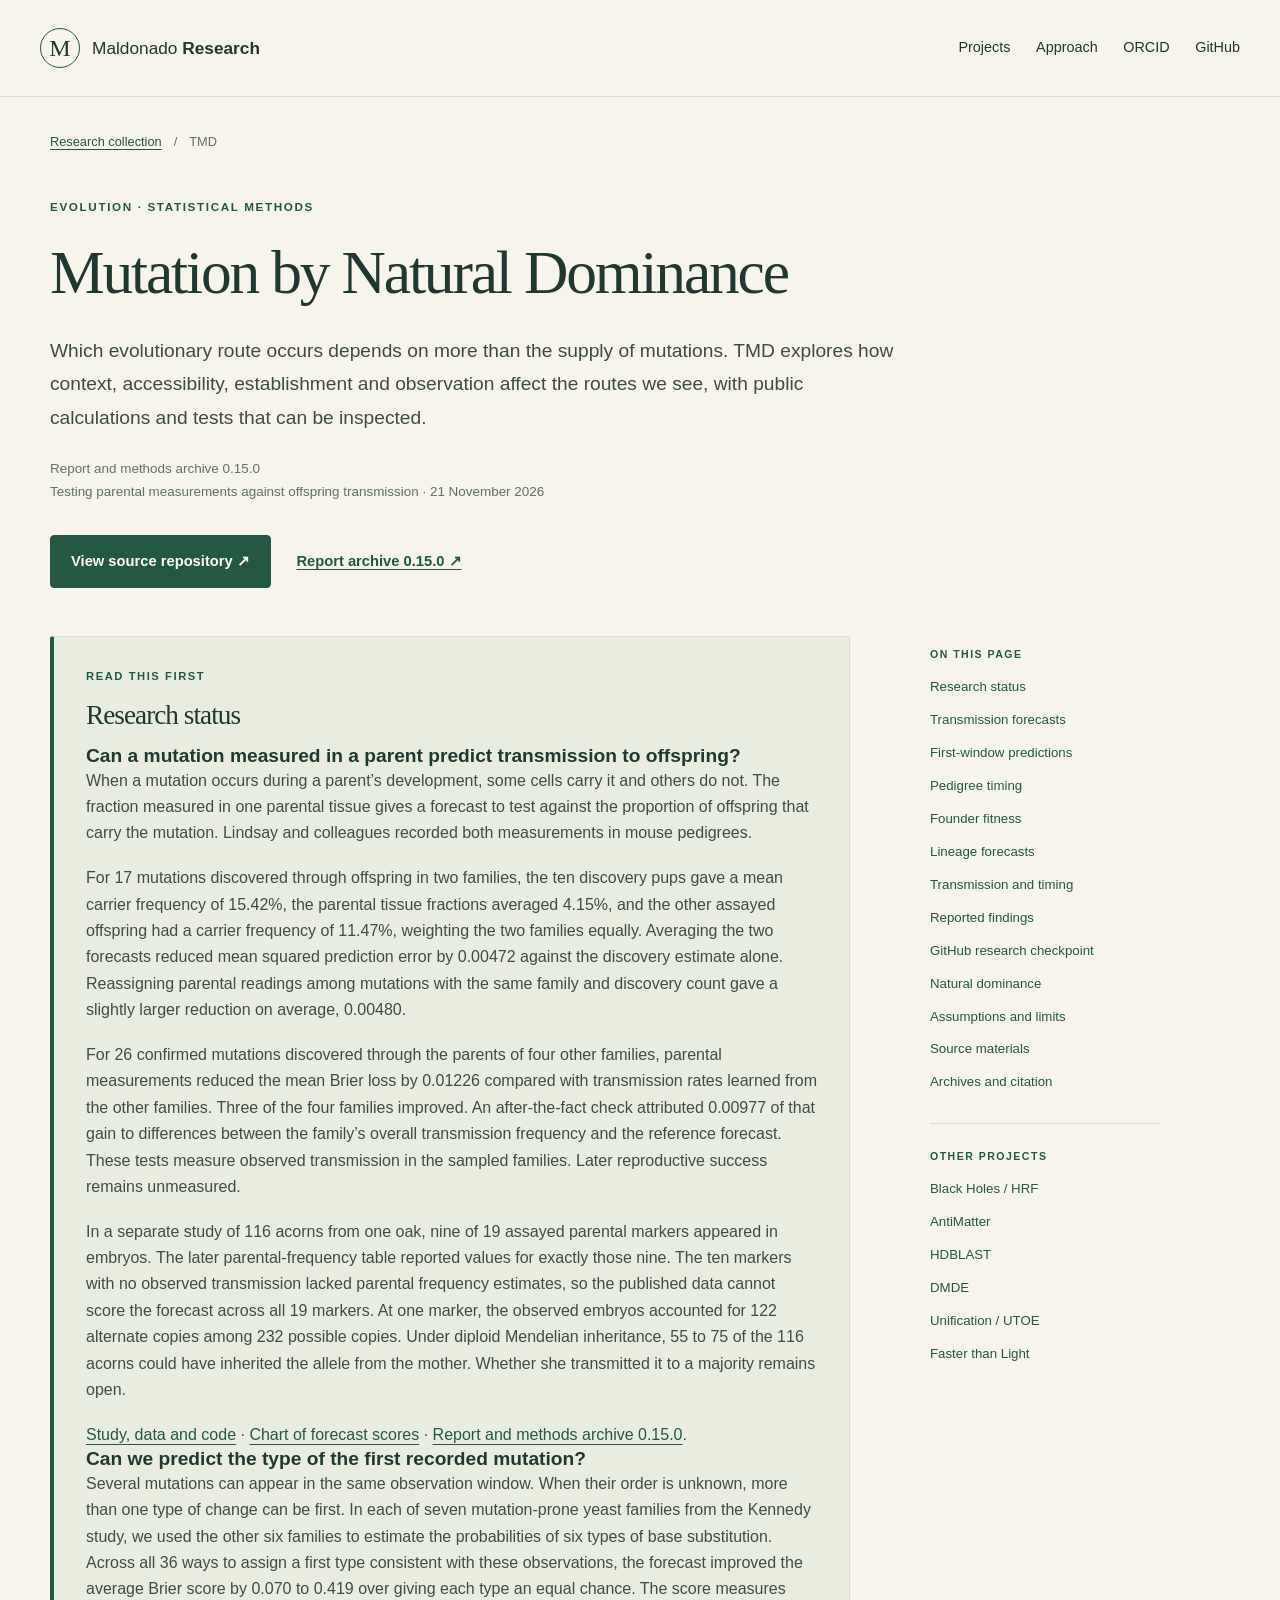
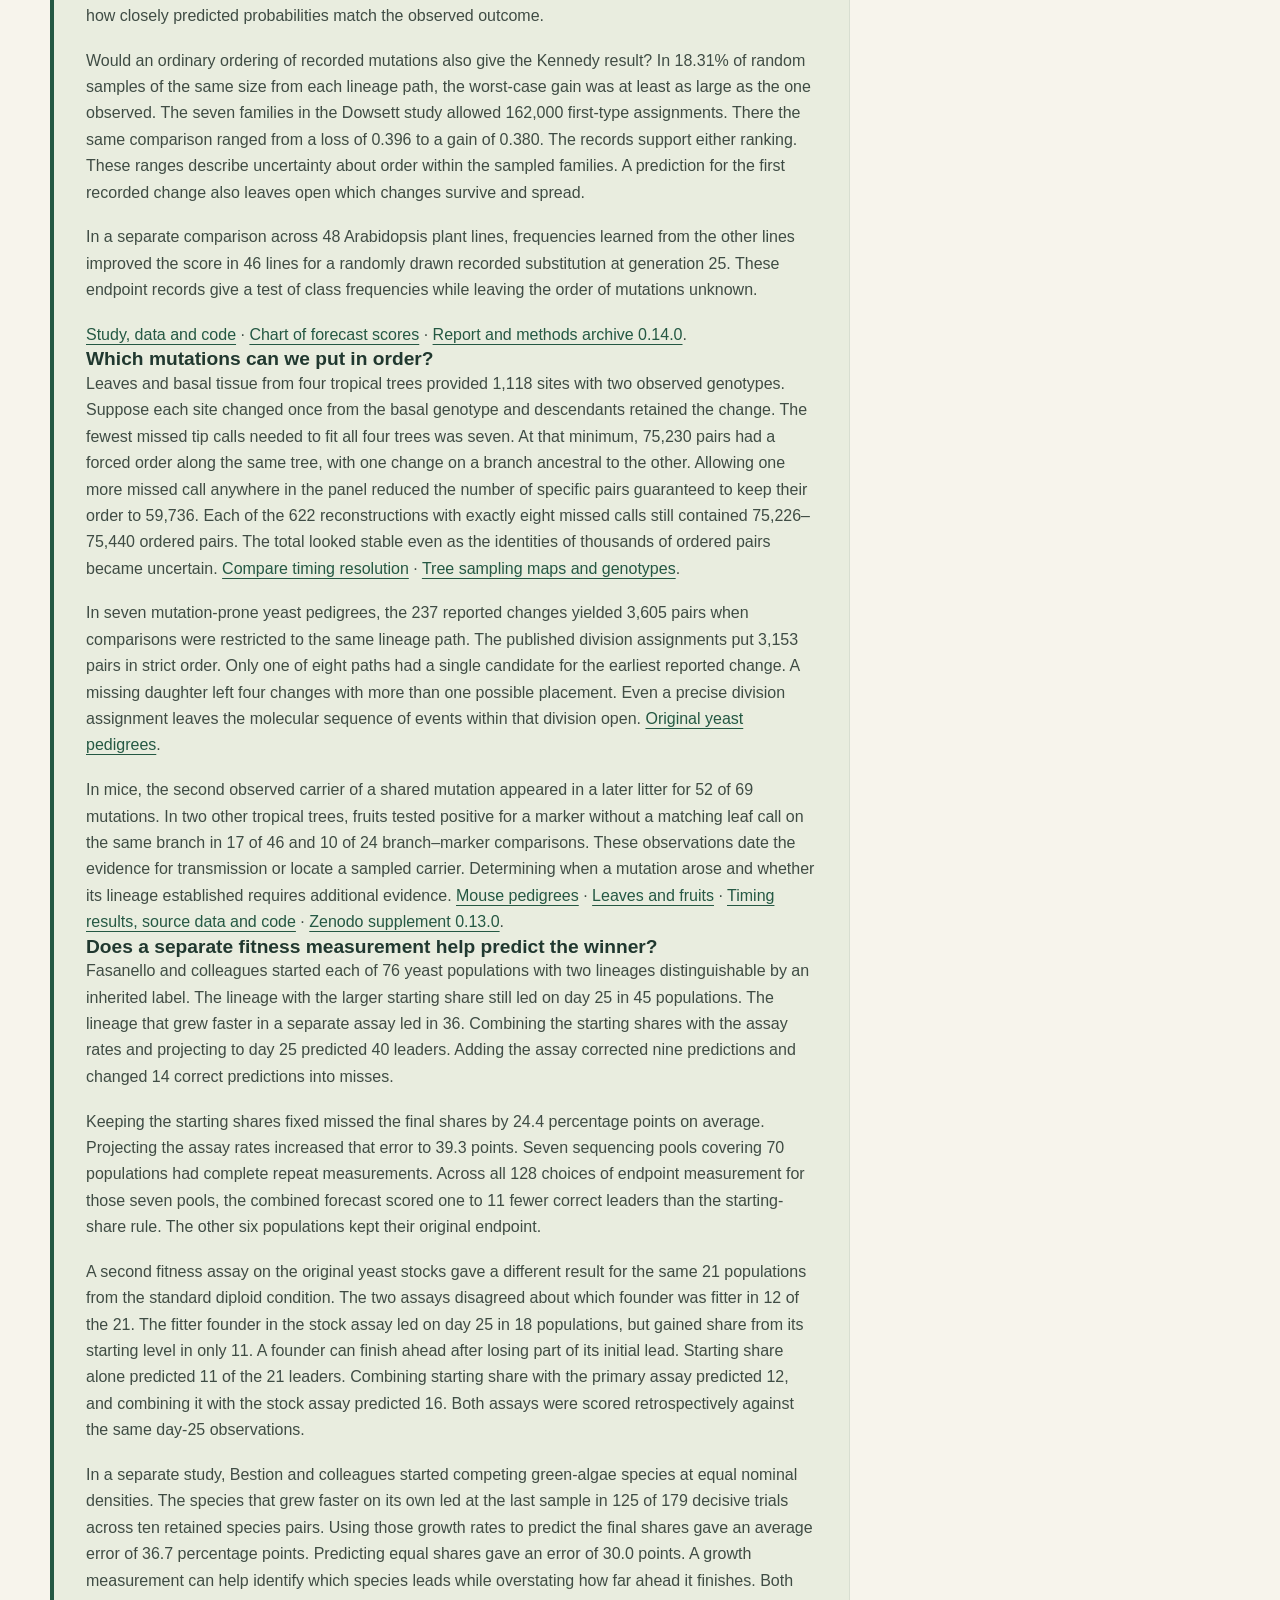
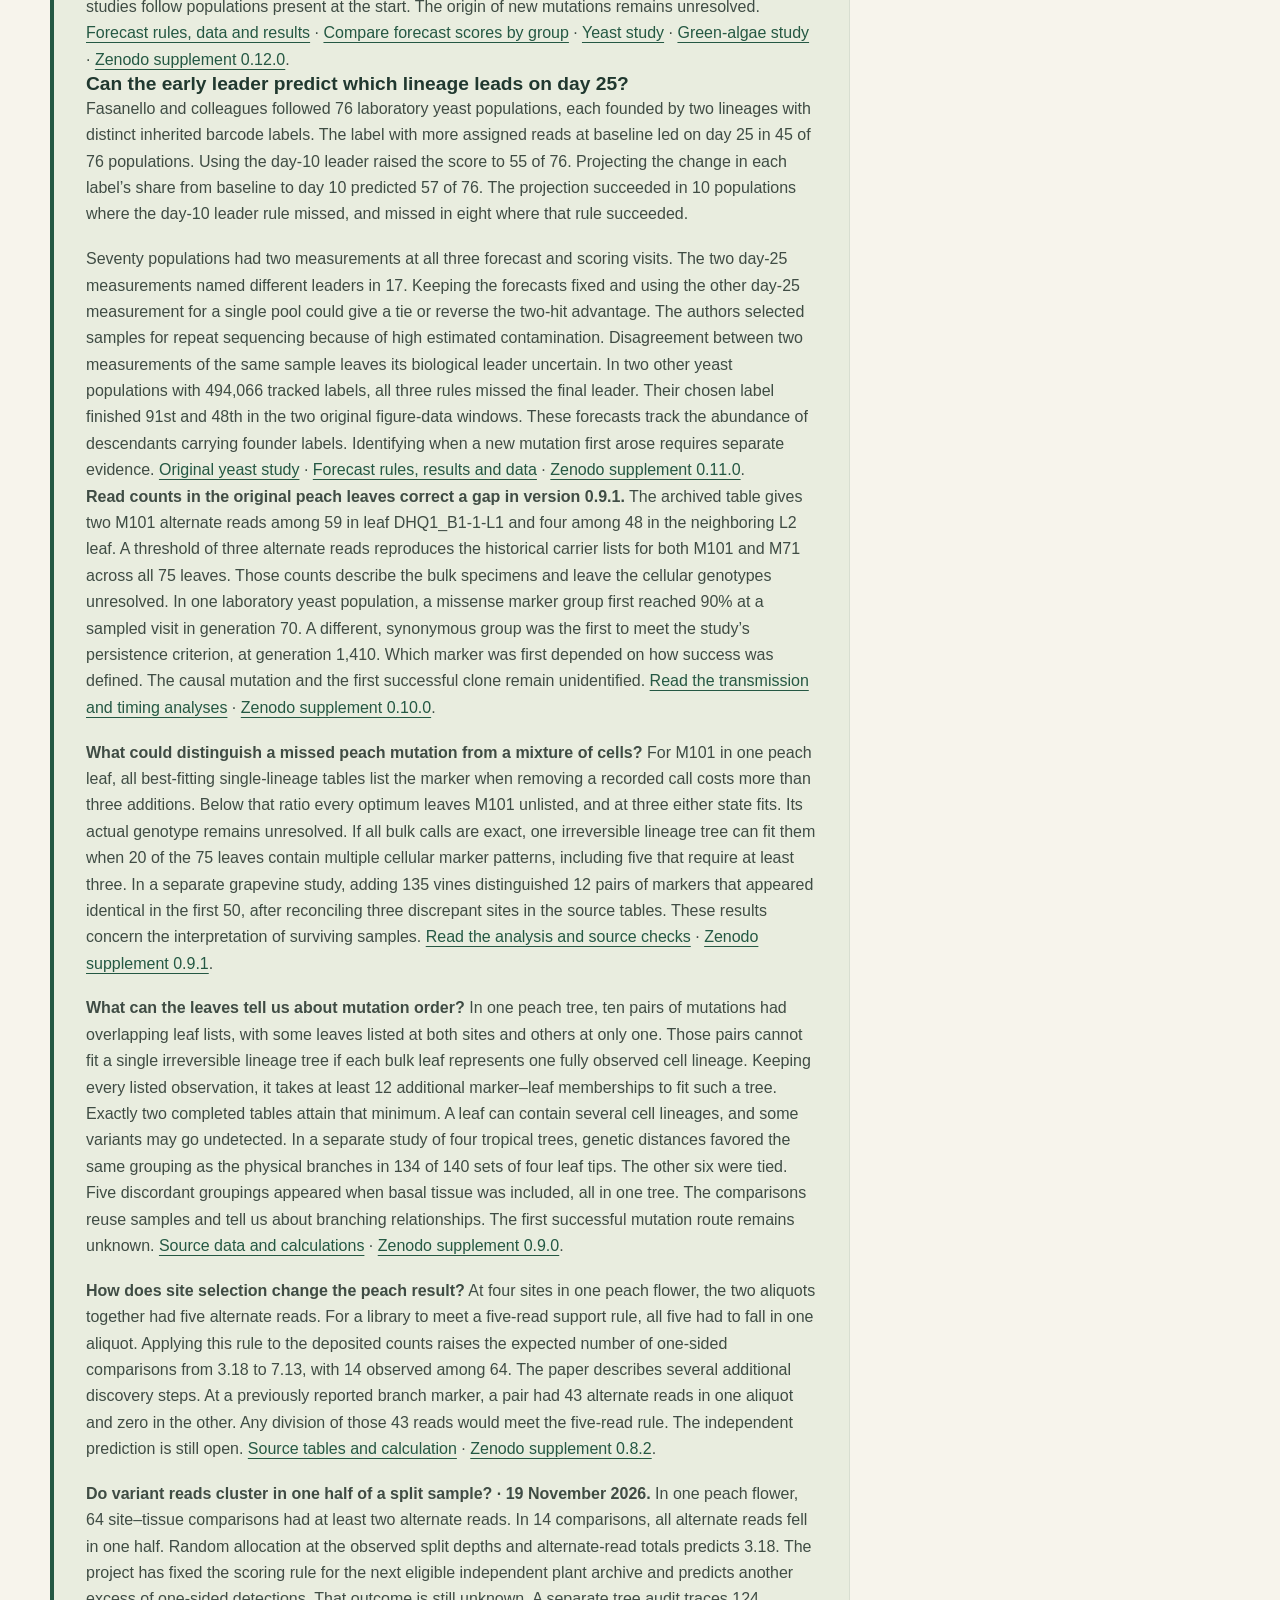
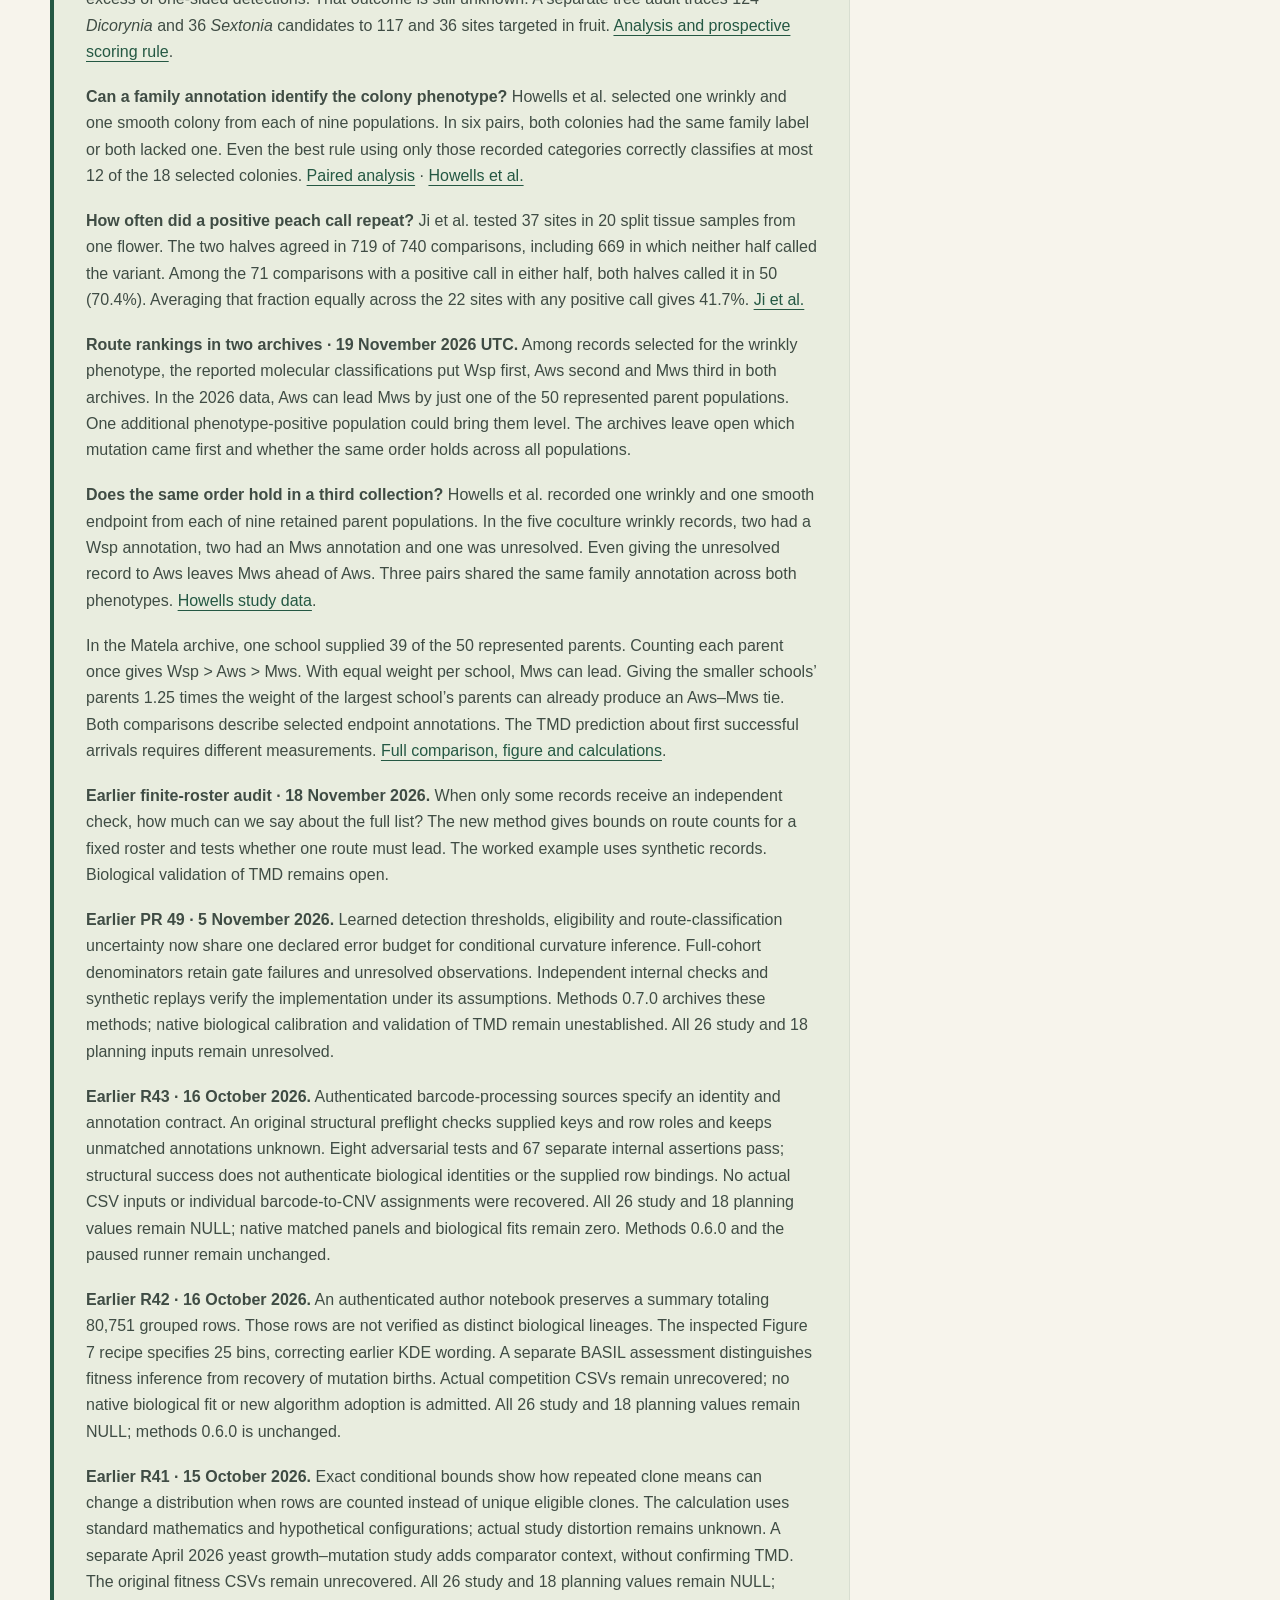
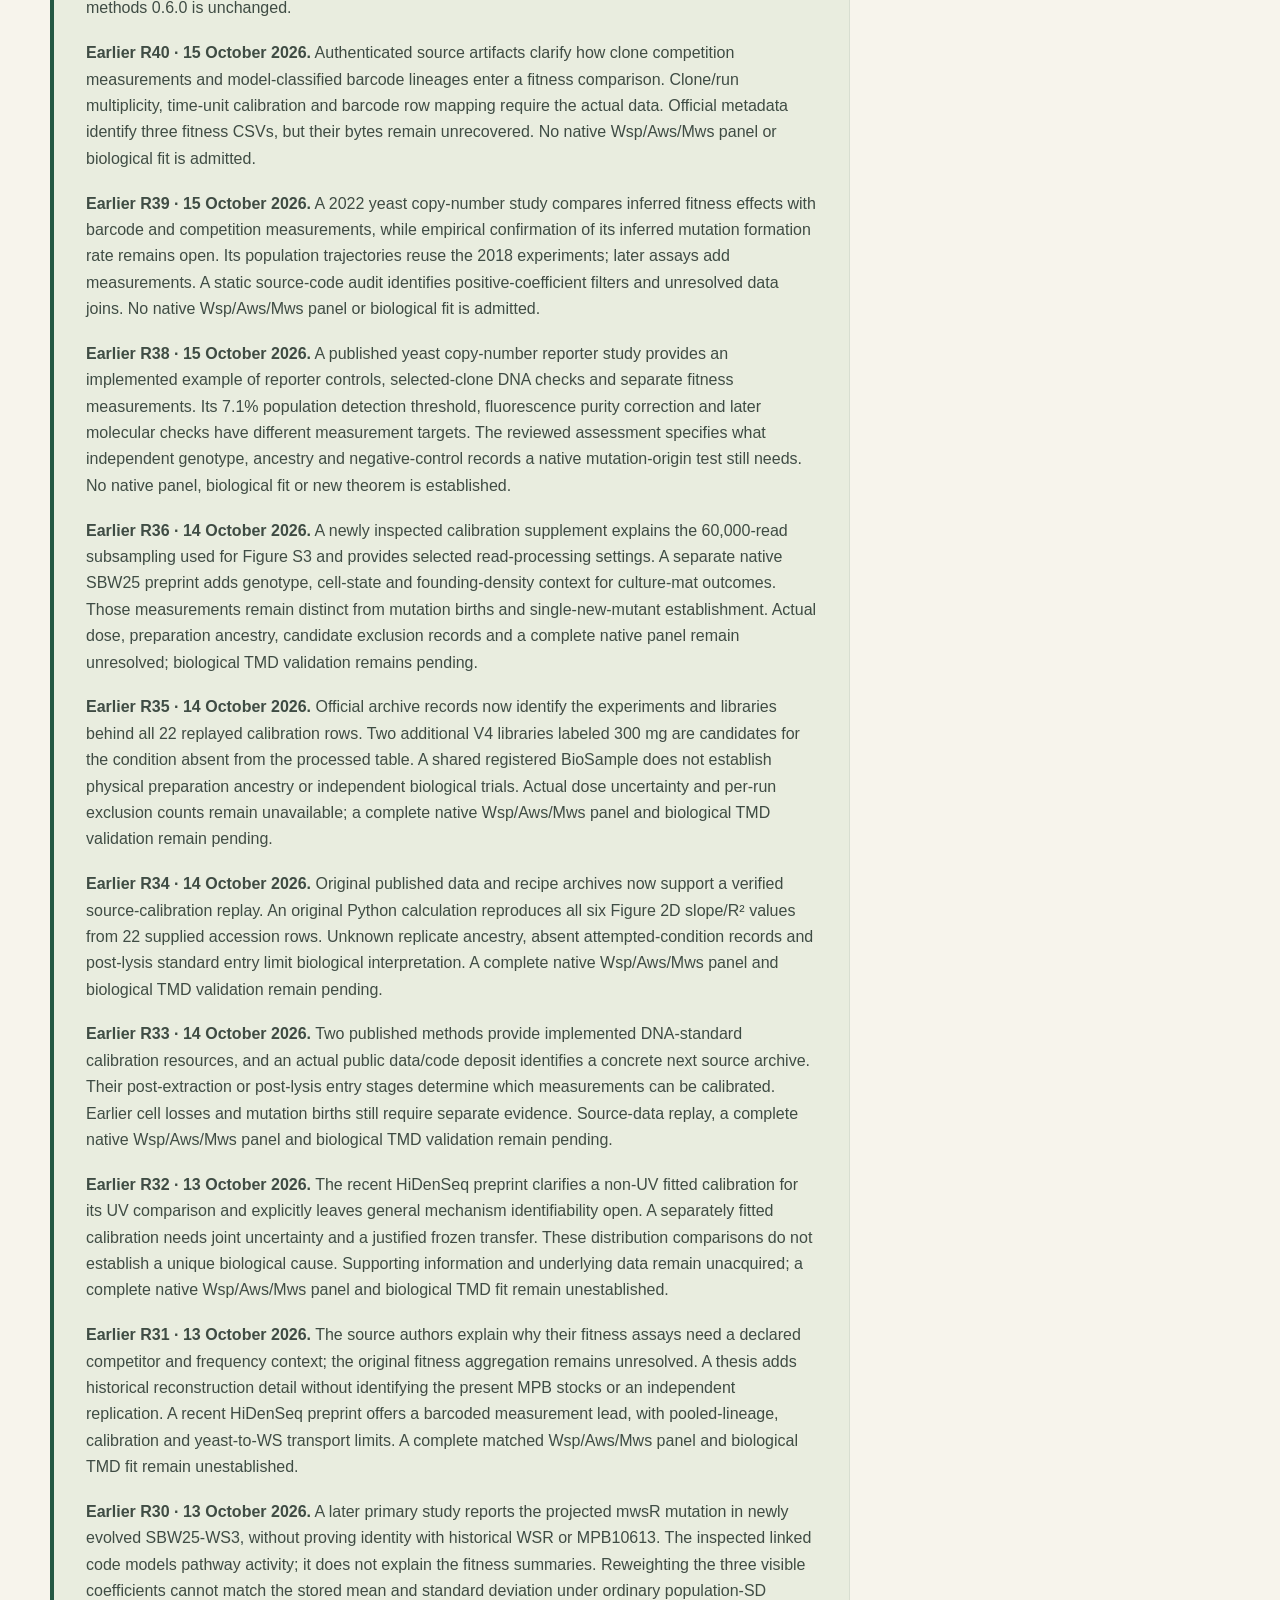
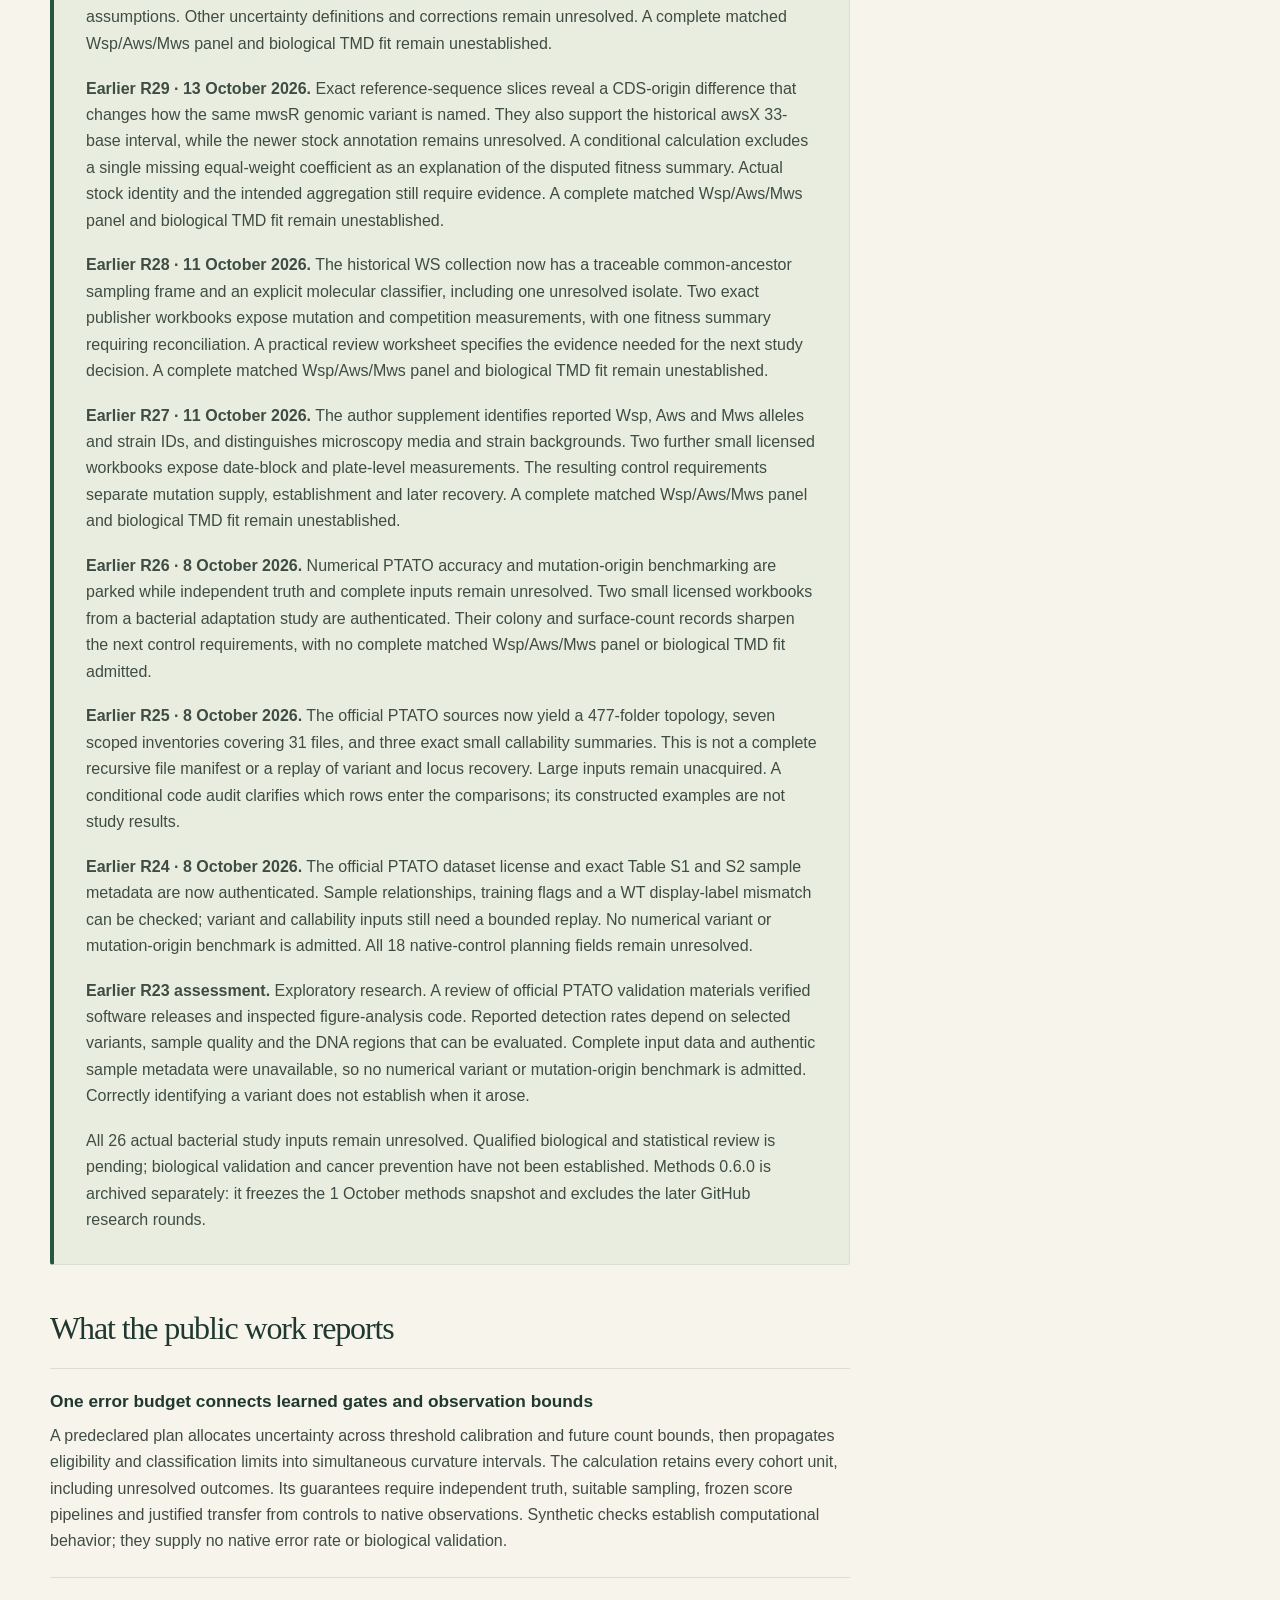
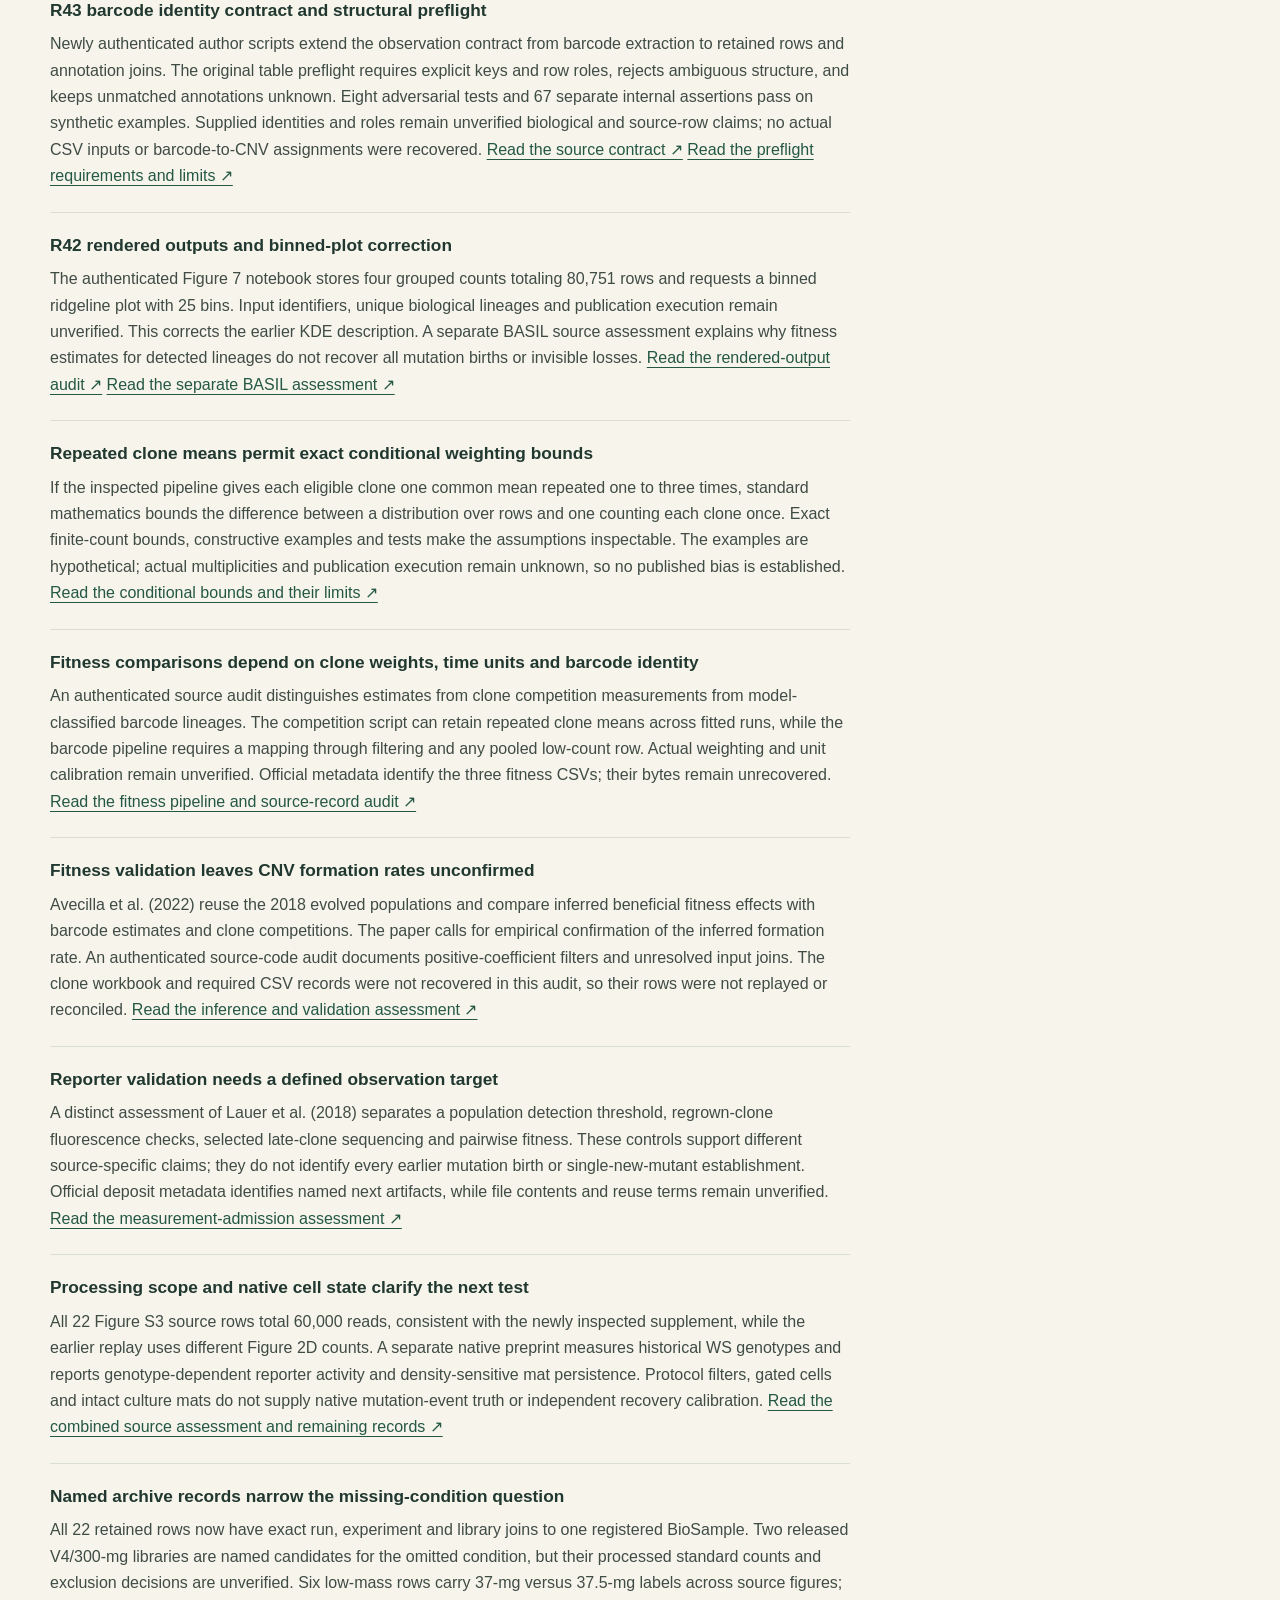
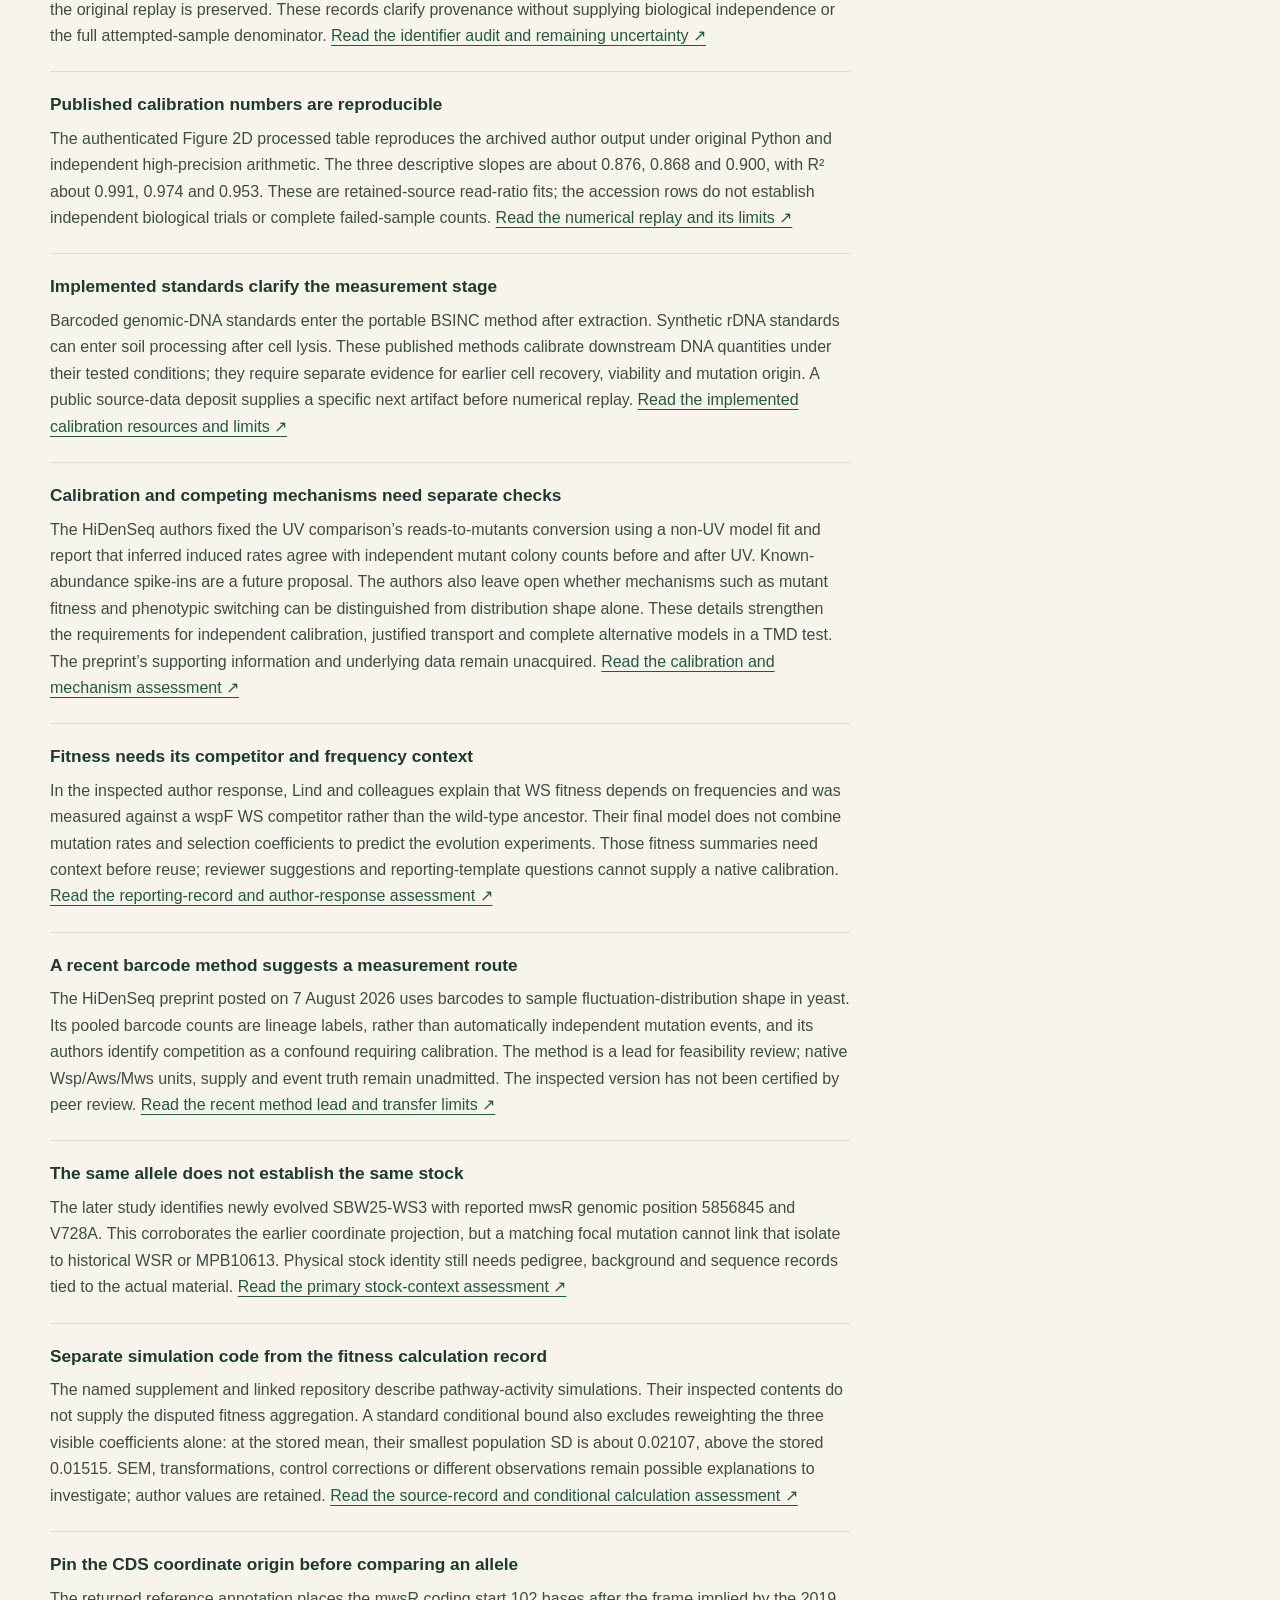
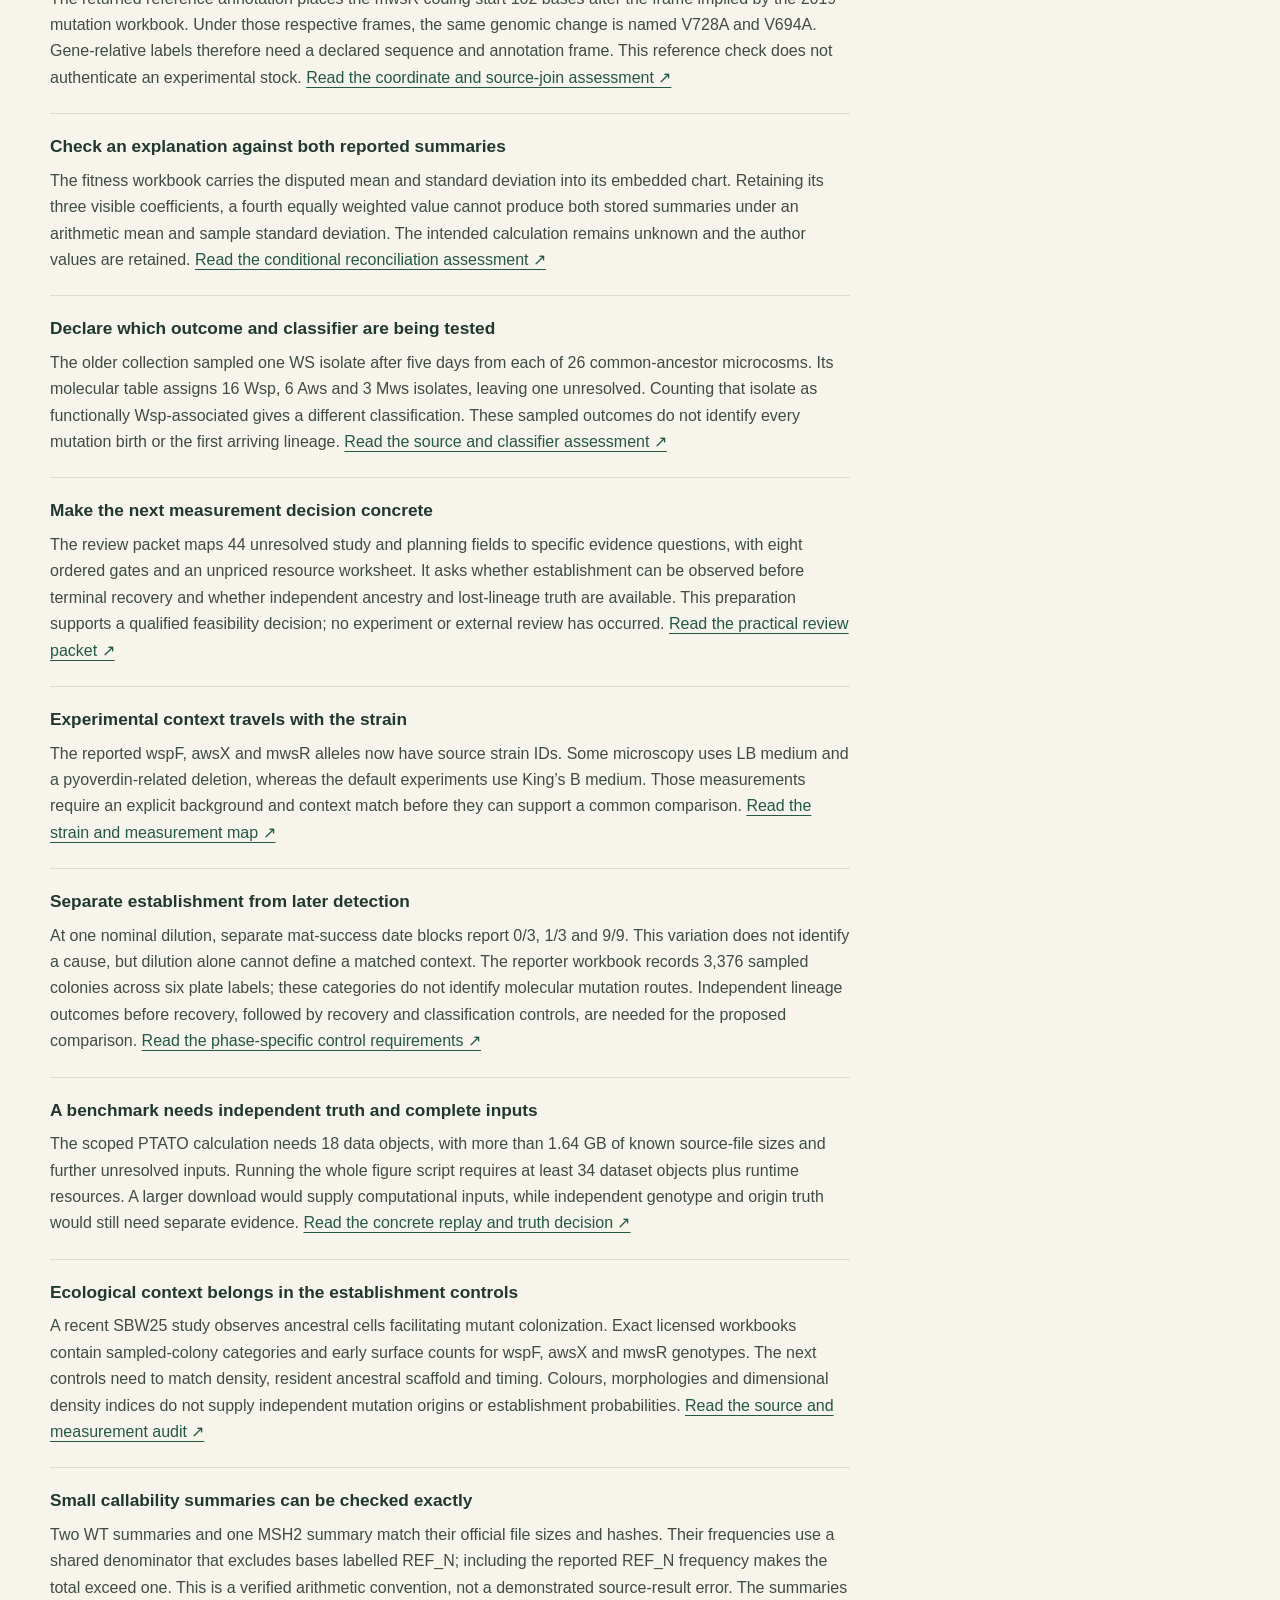
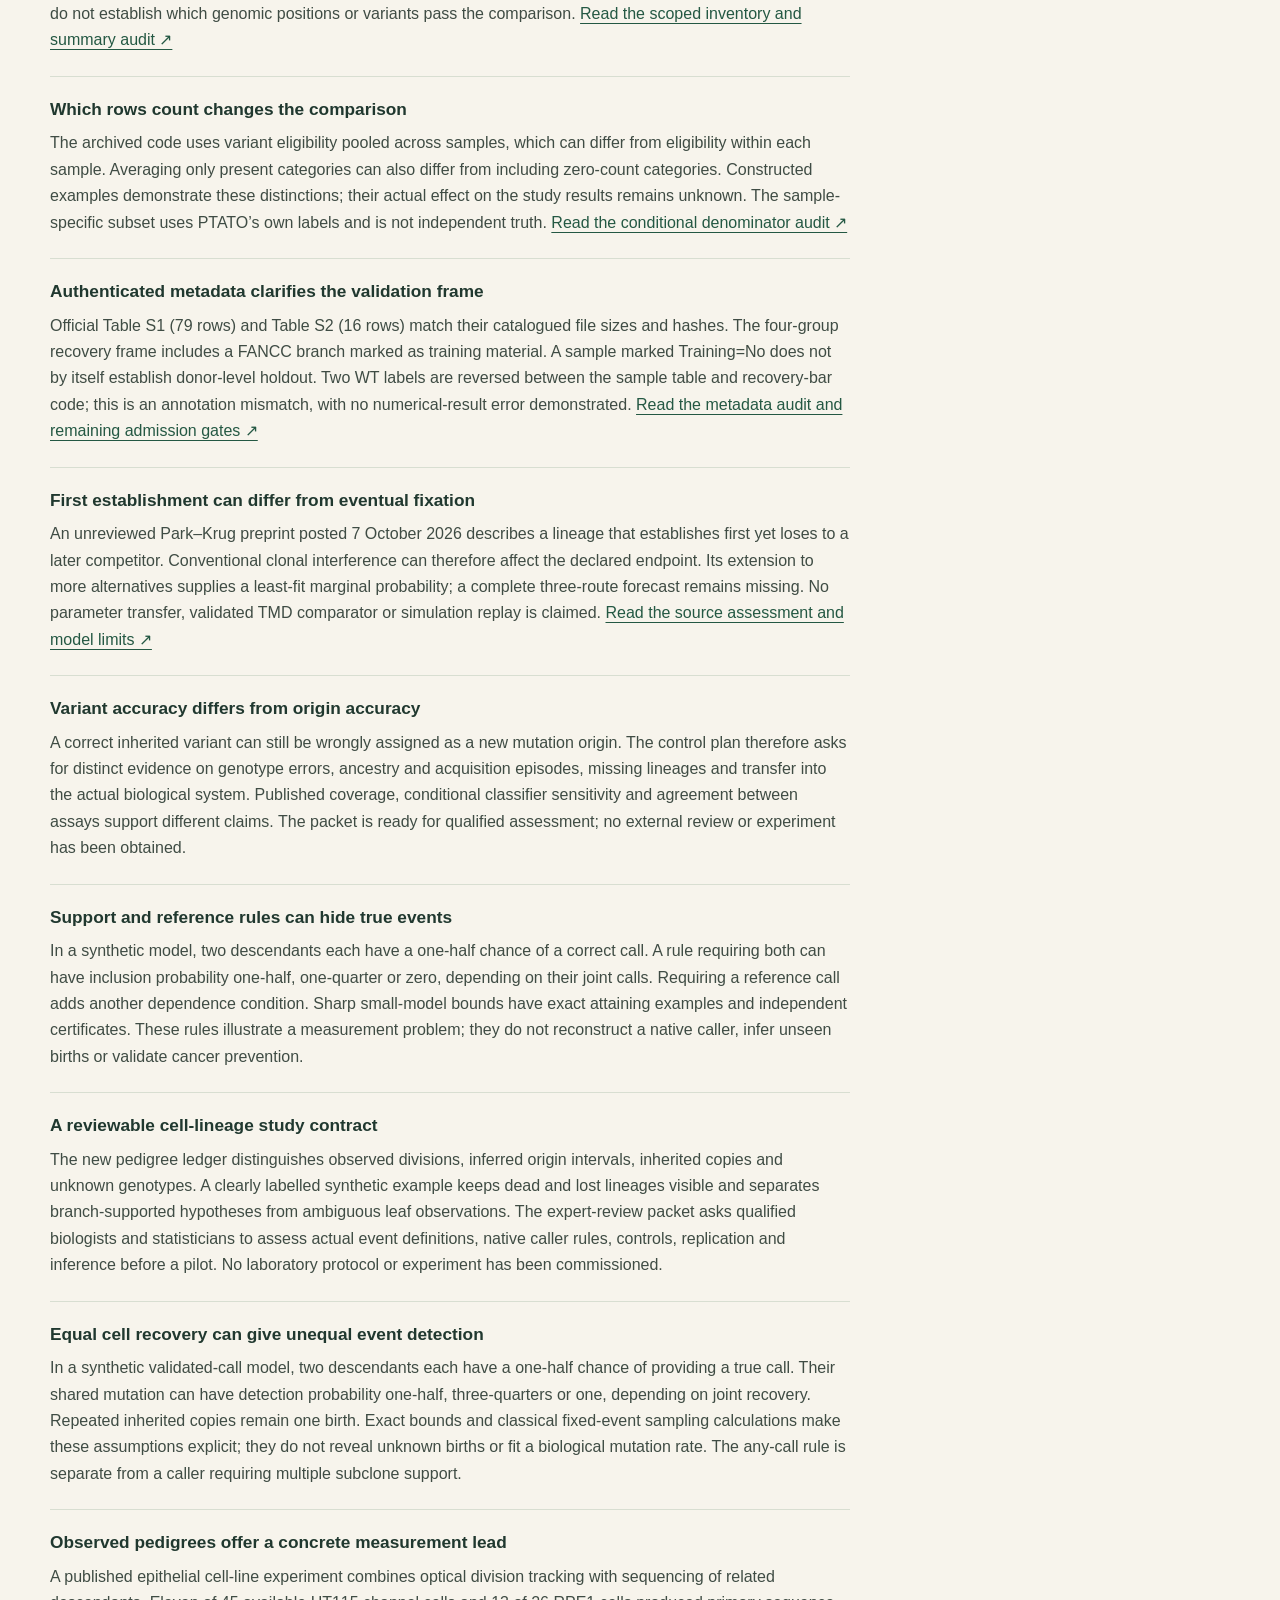
<file: projects/tmd/index.html>
<!doctype html>
<html lang="en">
<head>
  <meta charset="utf-8">
  <meta name="viewport" content="width=device-width, initial-scale=1">
  <title>Mutation by Natural Dominance | Maldonado Research</title>
  <meta name="description" content="Averaging parental and discovery-pup measurements improved transmission forecasts in two mouse families. Reassigning the parental readings among comparable mutations preserved the gain on average.">
  <meta name="author" content="Ricardo Maldonado">
  <meta name="robots" content="index, follow">
  <meta name="theme-color" content="#f7f4ec">
  <link rel="canonical" href="https://maldonado-research.github.io/projects/tmd/">
  <meta property="og:type" content="website">
  <meta property="og:site_name" content="Maldonado Research">
  <meta property="og:title" content="Mutation by Natural Dominance | Maldonado Research">
  <meta property="og:description" content="Averaging parental and discovery-pup measurements improved transmission forecasts in two mouse families. Reassigning the parental readings among comparable mutations preserved the gain on average.">
  <meta property="og:url" content="https://maldonado-research.github.io/projects/tmd/">
  <meta property="og:locale" content="en_US">
  <meta name="twitter:card" content="summary">
  <meta name="twitter:title" content="Mutation by Natural Dominance | Maldonado Research">
  <meta name="twitter:description" content="Averaging parental and discovery-pup measurements improved transmission forecasts in two mouse families. Reassigning the parental readings among comparable mutations preserved the gain on average.">
  <link rel="stylesheet" href="../../styles.css">
  <script type="application/ld+json">{"@context": "https://schema.org", "@graph": [{"@type": "Person", "@id": "https://maldonado-research.github.io/#author", "name": "Ricardo Maldonado", "identifier": "https://orcid.org/0009-0009-3937-6527", "sameAs": ["https://orcid.org/0009-0009-3937-6527", "https://github.com/maldonado-research/"]}, {"@type": "WebSite", "@id": "https://maldonado-research.github.io/#website", "url": "https://maldonado-research.github.io/", "name": "Maldonado Research", "inLanguage": "en", "creator": {"@id": "https://maldonado-research.github.io/#author"}}, {"@type": "WebPage", "@id": "https://maldonado-research.github.io/projects/tmd/#page", "url": "https://maldonado-research.github.io/projects/tmd/", "name": "Mutation by Natural Dominance | Maldonado Research", "isPartOf": {"@id": "https://maldonado-research.github.io/#website"}, "mainEntity": {"@id": "https://maldonado-research.github.io/projects/tmd/#research"}, "dateModified": "2026-11-21"}, {"@type": "CreativeWork", "@id": "https://maldonado-research.github.io/projects/tmd/#research", "name": "Mutation by Natural Dominance", "url": "https://maldonado-research.github.io/projects/tmd/", "description": "Averaging parental and discovery-pup measurements improved transmission forecasts in two mouse families. Reassigning the parental readings among comparable mutations preserved the gain on average.", "author": {"@id": "https://maldonado-research.github.io/#author"}, "version": "0.15.0", "inLanguage": "en", "isBasedOn": "https://github.com/maldonado-research/TMD/tree/c2361b853604bf1b6595a2ed8f629ae57e9ad641/research/transmission_fate", "subjectOf": [{"@type": "Report", "url": "https://doi.org/10.5281/zenodo.24429958", "name": "Report and methods archive 0.15.0", "version": "0.15.0", "datePublished": "2026-11-21"}, {"@type": "Report", "url": "https://doi.org/10.5281/zenodo.24427842", "name": "Report and methods archive 0.14.0", "version": "0.14.0", "datePublished": "2026-11-21"}, {"@type": "Report", "url": "https://doi.org/10.5281/zenodo.24427132", "name": "Report and methods archive 0.13.0", "version": "0.13.0", "datePublished": "2026-11-21"}, {"@type": "Report", "url": "https://doi.org/10.5281/zenodo.24409045", "name": "Report and methods archive 0.12.0", "version": "0.12.0", "datePublished": "2026-11-20"}, {"@type": "Report", "url": "https://doi.org/10.5281/zenodo.24382132", "name": "Report and methods archive 0.11.0", "version": "0.11.0", "datePublished": "2026-11-19"}, {"@type": "Report", "url": "https://doi.org/10.5281/zenodo.24379400", "name": "Report and methods archive 0.10.0", "version": "0.10.0"}, {"@type": "Report", "url": "https://doi.org/10.5281/zenodo.24378187", "name": "Report and methods archive 0.9.1", "version": "0.9.1"}, {"@type": "Report", "url": "https://doi.org/10.5281/zenodo.24377898", "name": "Report and methods archive 0.9.0", "version": "0.9.0"}, {"@type": "Report", "url": "https://doi.org/10.5281/zenodo.24377555", "name": "Report and methods archive 0.8.2", "version": "0.8.2"}, {"@type": "Report", "url": "https://doi.org/10.5281/zenodo.24356808", "name": "Report and methods archive 0.8.1", "version": "0.8.1"}, {"@type": "CreativeWork", "url": "https://github.com/maldonado-research/TMD/blob/9ea37e9bafe3f88881e05a5c82b83c84ee9b58bd/research/paired_evidence/README.md", "name": "Paired bacterial phenotypes and repeatability of peach calls"}, {"@type": "ScholarlyArticle", "url": "https://doi.org/10.1371/journal.pgen.1011829", "name": "Ji et al. (2025), split samples from a peach flower"}, {"@type": "Report", "url": "https://doi.org/10.5281/zenodo.24356344", "name": "Mutation by Natural Dominance: retrospective route rankings and observation audits", "version": "0.8.0", "datePublished": "2026-11-18"}, {"@type": "CreativeWork", "url": "https://github.com/maldonado-research/TMD/blob/cf001e14879510a6341ca744ff1225d97496b382/research/archived_route_ranks/README.md", "name": "Route rankings among records represented in two phenotype-selected archives"}, {"@type": "CreativeWork", "url": "https://github.com/maldonado-research/TMD/blob/604390d9bba8471be26487e3737c072a0f5cb9bf/research/finite_roster_audit/README.md", "name": "Partial verification of a fixed roster and uncertainty in route rankings"}, {"@type": "CreativeWork", "url": "https://doi.org/10.1186/s13059-024-03337-0", "name": "Goel et al. (2024), The vast majority of somatic mutations in plants are layer-specific"}, {"@type": "CreativeWork", "url": "https://doi.org/10.5281/zenodo.23970140", "name": "Methods 0.7.0: conditional observation and control inference"}, {"@type": "CreativeWork", "url": "https://github.com/maldonado-research/TMD/blob/f425bf4e1ae99db42d1b5c88bec1992be75ace50/TMD_METHODS_0_7_0.md", "name": "Methods 0.7.0 release guide and verified publication evidence"}, {"@type": "CreativeWork", "url": "https://github.com/maldonado-research/TMD/blob/6ee37825927225fb86ce0251c04e4bf156c6a92b/research/integrated_inference/README.md", "name": "PR 49: one error budget from learned thresholds to common curvature"}, {"@type": "CreativeWork", "url": "https://github.com/maldonado-research/TMD/blob/6ee37825927225fb86ce0251c04e4bf156c6a92b/research/integrated_inference/INDEPENDENT_INTEGRATION_REVIEW.md", "name": "Independent internal review of conditional integrated inference"}, {"@type": "CreativeWork", "url": "https://github.com/maldonado-research/TMD/blob/41cbb0554dca39bc2e053b726a73e32b4fb8537c/research/CONTINUATION_HANDOFF_2026-10-16_R43.md", "name": "R43 barcode identity contract and structural preflight"}, {"@type": "CreativeWork", "url": "https://github.com/maldonado-research/TMD/blob/41cbb0554dca39bc2e053b726a73e32b4fb8537c/research/barcode_identity_audit/REPORT.md", "name": "Source-supported barcode observation and classification contract"}, {"@type": "CreativeWork", "url": "https://github.com/maldonado-research/TMD/blob/41cbb0554dca39bc2e053b726a73e32b4fb8537c/research/barcode_identity_audit/preflight.py", "name": "Original structural preflight for explicitly keyed tables"}, {"@type": "CreativeWork", "url": "https://github.com/maldonado-research/TMD/blob/41cbb0554dca39bc2e053b726a73e32b4fb8537c/research/barcode_identity_audit/VALIDATION_CONTRACT.json", "name": "Preflight input requirements, verification and biological limits"}, {"@type": "CreativeWork", "url": "https://github.com/maldonado-research/TMD/blob/4fd168b69ad73b7af2ff9a55ff3a114b7b972239/research/CONTINUATION_HANDOFF_2026-10-16_R42.md", "name": "R42 rendered outputs and binned-plot correction"}, {"@type": "CreativeWork", "url": "https://github.com/maldonado-research/TMD/blob/4fd168b69ad73b7af2ff9a55ff3a114b7b972239/research/rendered_notebook_audit/REPORT.md", "name": "Authenticated stored summary and binned Figure 7 recipe"}, {"@type": "CreativeWork", "url": "https://github.com/maldonado-research/TMD/blob/4fd168b69ad73b7af2ff9a55ff3a114b7b972239/research/rendered_notebook_audit/AUDIT.json", "name": "Stored row definitions, source anchors and execution limits"}, {"@type": "CreativeWork", "url": "https://github.com/maldonado-research/TMD/blob/4fd168b69ad73b7af2ff9a55ff3a114b7b972239/research/rendered_notebook_audit/WATCH.md", "name": "Separate 2026 BASIL fitness-inference and mutation-birth assessment"}, {"@type": "CreativeWork", "url": "https://github.com/maldonado-research/TMD/blob/a5af5789c4eda02d046009d1e87233d20b0787cf/research/CONTINUATION_HANDOFF_2026-10-15_R41.md", "name": "R41 conditional clone bounds and recent source assessment"}, {"@type": "CreativeWork", "url": "https://github.com/maldonado-research/TMD/blob/a5af5789c4eda02d046009d1e87233d20b0787cf/research/clone_weight_sensitivity/REPORT.md", "name": "Conditional sensitivity to repeated clone means"}, {"@type": "CreativeWork", "url": "https://github.com/maldonado-research/TMD/blob/a5af5789c4eda02d046009d1e87233d20b0787cf/research/clone_weight_sensitivity/BOUNDS_CONTRACT.json", "name": "Conditional bound assumptions, exact formulas and source anchors"}, {"@type": "CreativeWork", "url": "https://github.com/maldonado-research/TMD/blob/a5af5789c4eda02d046009d1e87233d20b0787cf/research/clone_weight_sensitivity/WATCH.md", "name": "Separate April 2026 yeast growth–mutation source assessment"}, {"@type": "CreativeWork", "url": "https://github.com/maldonado-research/TMD/blob/fa980e3110b76951f22238eb6ef22d62a2b2fccb/research/CONTINUATION_HANDOFF_2026-10-15_R40.md", "name": "R40 fitness pipeline and source-record audit"}, {"@type": "CreativeWork", "url": "https://github.com/maldonado-research/TMD/blob/edb338d103d0980da6e04a22a8bba3895dbfa908/research/CONTINUATION_HANDOFF_2026-10-15_R39.md", "name": "R39 fitness validation and mutation-rate inference assessment"}, {"@type": "CreativeWork", "url": "https://github.com/maldonado-research/TMD/blob/7c982e17c2f5915c730e26f2da3b42065cb02ca9/research/CONTINUATION_HANDOFF_2026-10-15_R38.md", "name": "R38 reporter validation and mutation-origin admission assessment"}, {"@type": "CreativeWork", "url": "https://github.com/maldonado-research/TMD/blob/36fe856473bf72ec77f0a100ddb02bbdce6ccf53/research/CONTINUATION_HANDOFF_2026-10-14_R36.md", "name": "R36 processing and native cell-state source assessment"}, {"@type": "CreativeWork", "url": "https://github.com/maldonado-research/TMD/blob/d89f49ec017905c46e0f62d0a3aaadfb3c58981c/research/calibration_sample_provenance/REPORT.md", "name": "R35 official run and sample provenance assessment"}, {"@type": "CreativeWork", "url": "https://github.com/maldonado-research/TMD/blob/513e75a207286edd139f0341f975b3100c7470fa/research/calibration_source_replay/REPORT.md", "name": "R34 authenticated processed-source calibration replay"}, {"@type": "CreativeWork", "url": "https://github.com/maldonado-research/TMD/blob/900eae53c72de8da6d8892bf224fd1dafeb379a4/research/calibration_resource/REPORT.md", "name": "R33 implemented DNA-standard calibration resources and entry stages"}, {"@type": "CreativeWork", "url": "https://github.com/maldonado-research/TMD/blob/ece37805c75b533eb85d2f754d4bf049e2ac75c7/research/barcoded_assay_methods/REPORT.md", "name": "R32 HiDenSeq calibration and mechanism-identifiability assessment"}, {"@type": "CreativeWork", "url": "https://github.com/maldonado-research/TMD/blob/53332655243d24feab79eb127964f3317ea048d4/research/reporting_record_assessment/REPORT.md", "name": "R31 reporting-form and author-response applicability assessment"}, {"@type": "CreativeWork", "url": "https://github.com/maldonado-research/TMD/blob/53332655243d24feab79eb127964f3317ea048d4/research/barcoded_assay_lead/REPORT.md", "name": "R31 recent HiDenSeq method lead — native transport unadmitted"}, {"@type": "CreativeWork", "url": "https://github.com/maldonado-research/TMD/blob/e361888e6f7691d1b35726347c4e8855e11c5003/research/stock_context_assessment/REPORT.md", "name": "R30 primary stock-context assessment"}, {"@type": "CreativeWork", "url": "https://github.com/maldonado-research/TMD/blob/e361888e6f7691d1b35726347c4e8855e11c5003/research/calculation_record_assessment/REPORT.md", "name": "R30 source-calculation records and conditional weights-only constraint"}, {"@type": "CreativeWork", "url": "https://github.com/maldonado-research/TMD/blob/043ea8c46d7d0df2eca93cfc0dfdeed23d134a8d/research/source_join_resolution/REPORT.md", "name": "R29 reference-coordinate and source-join assessment"}, {"@type": "CreativeWork", "url": "https://github.com/maldonado-research/TMD/blob/043ea8c46d7d0df2eca93cfc0dfdeed23d134a8d/research/summary_reconciliation/REPORT.md", "name": "R29 conditional fitness-summary reconciliation — intended aggregation unresolved"}, {"@type": "CreativeWork", "url": "https://github.com/maldonado-research/TMD/blob/570a46fd59a4dbe8d9e5104219e32f8ddf09df7f/research/matched_source_feasibility/REPORT.md", "name": "R28 historical source, molecular classifier and exact-workbook assessment"}, {"@type": "CreativeWork", "url": "https://github.com/maldonado-research/TMD/blob/570a46fd59a4dbe8d9e5104219e32f8ddf09df7f/research/qualified_review_packet/REPORT.md", "name": "R28 practical qualified-review preparation — actual inputs unresolved"}, {"@type": "CreativeWork", "url": "https://github.com/maldonado-research/TMD/blob/9a325d9075a08686d61b5d2c35abd74656fb9ec8/research/strain_unit_map/REPORT.md", "name": "R27 strain and experimental-unit map — complete matched panel unavailable"}, {"@type": "CreativeWork", "url": "https://github.com/maldonado-research/TMD/blob/9a325d9075a08686d61b5d2c35abd74656fb9ec8/research/establishment_controls/REPORT.md", "name": "R27 phase-specific measurement and ecological control requirements"}, {"@type": "CreativeWork", "url": "https://github.com/maldonado-research/TMD/blob/daa7dda8273003829e7adcd7a464e1baad202307/research/benchmark_decision/README.md", "name": "R26 replay cost and independent-truth decision — PTATO benchmarking parked"}, {"@type": "CreativeWork", "url": "https://github.com/maldonado-research/TMD/blob/daa7dda8273003829e7adcd7a464e1baad202307/research/bacterial_panel_leads/REPORT.md", "name": "R26 licensed bacterial resource and source arithmetic — no matched panel admitted"}, {"@type": "CreativeWork", "url": "https://github.com/maldonado-research/TMD/blob/8bd3fe66e49025aadf8d8a67c7de6b2fafc1a20e/research/processed_input_audit/README.md", "name": "R25 scoped catalogues and exact callability-summary arithmetic — no variant recovery replay"}, {"@type": "CreativeWork", "url": "https://github.com/maldonado-research/TMD/blob/8bd3fe66e49025aadf8d8a67c7de6b2fafc1a20e/research/genotype_denominators/README.md", "name": "R25 conditional denominator audit — constructed examples, actual study effects unknown"}, {"@type": "CreativeWork", "url": "https://github.com/maldonado-research/TMD/blob/8bf7ae05158623b3731e69502d4ad7d5f8da365d/research/processed_metadata/README.md", "name": "Authenticated PTATO metadata — no numerical variant or origin benchmark"}, {"@type": "CreativeWork", "url": "https://github.com/maldonado-research/TMD/blob/8bf7ae05158623b3731e69502d4ad7d5f8da365d/research/source_watch/2026-10-08/README.md", "name": "Unreviewed mutation-bias preprint assessment — establishment, fixation and incomplete multi-route forecast"}, {"@type": "CreativeWork", "url": "https://zenodo.org/records/23219776", "name": "Methods archive 0.6.0 — 1 October snapshot"}, {"@type": "CreativeWork", "url": "https://github.com/maldonado-research/TMD/blob/1f61b434162ef0ddad086479897ab046071d2c1a/research/artifact_admission/README.md", "name": "Official PTATO artifact review — no numerical benchmark admitted"}, {"@type": "CreativeWork", "url": "https://github.com/maldonado-research/TMD/blob/1f61b434162ef0ddad086479897ab046071d2c1a/research/control_resource/README.md", "name": "Hypothetical control-error and predictive-value calculations"}, {"@type": "CreativeWork", "url": "https://zenodo.org/records/23075312", "name": "Labelled methods archive 0.5.0"}, {"@type": "CreativeWork", "url": "https://zenodo.org/records/23068056", "name": "Expanded research report 0.1.0"}, {"@type": "CreativeWork", "url": "https://zenodo.org/records/22398093", "name": "Historical software v2.6.5"}, {"@type": "CreativeWork", "url": "https://github.com/maldonado-research/TMD/blob/71ac12ef421c550edc3a2024a0a048ff64f21736/research/README.md", "name": "GitHub assay controls and detection rules checkpoint — separate from Zenodo archives"}, {"@type": "CreativeWork", "url": "https://zenodo.org/records/23113326", "name": "Later unversioned record — inherited 0.5.0 file inventory"}, {"@type": "CreativeWork", "url": "https://github.com/maldonado-research/TMD/blob/841dd57e46e161b9f7149a3e6ba50ef9576da790/research/sbw25_data_audit/README.md", "name": "Reproduced public SBW25 reporter-data audit"}, {"@type": "CreativeWork", "url": "https://github.com/maldonado-research/TMD/blob/841dd57e46e161b9f7149a3e6ba50ef9576da790/research/sbw25_data_audit/METHODS_RECOMMENDATION.md", "name": "Native-supply transport assumptions and measurement requirements"}, {"@type": "CreativeWork", "url": "https://github.com/maldonado-research/TMD/blob/26a2e10db94c93e7b8c1b3bccc06e7bf566dac02/research/fluctuation_contract/README.md", "name": "Nominal sampling contract and conditional synthetic fluctuation model"}, {"@type": "CreativeWork", "url": "https://github.com/maldonado-research/TMD/blob/26a2e10db94c93e7b8c1b3bccc06e7bf566dac02/research/recombination_scope/README.md", "name": "Mutation-versus-transfer primary-source assessment"}, {"@type": "CreativeWork", "url": "https://github.com/maldonado-research/TMD/blob/4cdb99c1cd595990508b56b1fce33dca8bf1dae2/research/source_input_authentication/README.md", "name": "Source-input provenance and estimator authentication gaps"}, {"@type": "CreativeWork", "url": "https://github.com/maldonado-research/TMD/blob/4cdb99c1cd595990508b56b1fce33dca8bf1dae2/research/paired_aliquot/README.md", "name": "Conditional paired sampling-quality design and finite synthetic models"}, {"@type": "CreativeWork", "url": "https://github.com/maldonado-research/TMD/blob/18373b03c1eb24f9a4bacaebf9039303c182d25f/research/recovery_calibration_sources/README.md", "name": "Absolute recovery and cell/CFU source ledger"}, {"@type": "CreativeWork", "url": "https://github.com/maldonado-research/TMD/blob/18373b03c1eb24f9a4bacaebf9039303c182d25f/research/capture_calibration/README.md", "name": "Conditional capture-calibration mathematics candidate"}, {"@type": "CreativeWork", "url": "https://github.com/maldonado-research/TMD/blob/6cdf0ca6a4258fd6ed1f9e3df898363c3b799311/research/cancer_translation/README.md", "name": "Cancer-domain measurement candidate and competing explanations"}, {"@type": "CreativeWork", "url": "https://github.com/maldonado-research/TMD/blob/6cdf0ca6a4258fd6ed1f9e3df898363c3b799311/research/cancer_translation/DESIGN_CONTRACT.md", "name": "Prospective cancer translation contract — actual inputs unchosen"}, {"@type": "CreativeWork", "url": "https://github.com/maldonado-research/TMD/blob/6cdf0ca6a4258fd6ed1f9e3df898363c3b799311/research/cancer_translation/review/R15_SEMANTIC_REVIEW.json", "name": "Independent internal cancer-source and methods review"}, {"@type": "CreativeWork", "url": "https://github.com/maldonado-research/TMD/blob/6cdf0ca6a4258fd6ed1f9e3df898363c3b799311/research/normalization_audit/README.md", "name": "Normalization, zero handling and unavailable raw-supplement audit"}, {"@type": "CreativeWork", "url": "https://github.com/maldonado-research/TMD/blob/6cdf0ca6a4258fd6ed1f9e3df898363c3b799311/research/CONTINUATION_HANDOFF_2026-10-07_R14_R15.md", "name": "Reviewed R14/R15 continuation checkpoint"}, {"@type": "CreativeWork", "url": "https://github.com/maldonado-research/TMD/blob/8752efe0ac64c6ebfe8a29a0839fe1714082e9ea/research/epithelial_lineage/README.md", "name": "Observed epithelial pedigrees and recovery-stage source audit"}, {"@type": "CreativeWork", "url": "https://github.com/maldonado-research/TMD/blob/8752efe0ac64c6ebfe8a29a0839fe1714082e9ea/research/epithelial_lineage/review/R16_REVIEW_RECEIPT.json", "name": "Independent internal epithelial-source and stage review"}, {"@type": "CreativeWork", "url": "https://github.com/maldonado-research/TMD/blob/8752efe0ac64c6ebfe8a29a0839fe1714082e9ea/research/curvature_bounds/README.md", "name": "Exact bounded curvature and full conventional-model feasibility"}, {"@type": "CreativeWork", "url": "https://github.com/maldonado-research/TMD/blob/8752efe0ac64c6ebfe8a29a0839fe1714082e9ea/research/curvature_bounds/review/R18_SEMANTIC_REVIEW.json", "name": "Independent internal bounded-curvature semantic review"}, {"@type": "CreativeWork", "url": "https://github.com/maldonado-research/TMD/blob/8752efe0ac64c6ebfe8a29a0839fe1714082e9ea/research/CONTINUATION_HANDOFF_2026-10-07_R16_R18.md", "name": "Reviewed R16/R18 continuation checkpoint"}, {"@type": "CreativeWork", "url": "https://github.com/maldonado-research/TMD/blob/2380fbcca800d29e8a8dafdfb9ca14630fea8ba1/research/pedigree_contract/README.md", "name": "Pedigree exposure and event-ascertainment contract"}, {"@type": "CreativeWork", "url": "https://github.com/maldonado-research/TMD/blob/2380fbcca800d29e8a8dafdfb9ca14630fea8ba1/research/pedigree_contract/EXPERT_REVIEW_PACKET.md", "name": "Questions for qualified biological and statistical review"}, {"@type": "CreativeWork", "url": "https://github.com/maldonado-research/TMD/blob/2380fbcca800d29e8a8dafdfb9ca14630fea8ba1/research/pedigree_contract/RECENT_METHODS_REVIEW.json", "name": "Recent MitoTracer method review and source boundaries"}, {"@type": "CreativeWork", "url": "https://github.com/maldonado-research/TMD/blob/2380fbcca800d29e8a8dafdfb9ca14630fea8ba1/research/pedigree_contract/review/R19_SEMANTIC_REVIEW.json", "name": "Independent internal pedigree-contract review"}, {"@type": "CreativeWork", "url": "https://github.com/maldonado-research/TMD/blob/2380fbcca800d29e8a8dafdfb9ca14630fea8ba1/research/event_capture/README.md", "name": "Exact mutation-event capture methods and synthetic examples"}, {"@type": "CreativeWork", "url": "https://github.com/maldonado-research/TMD/blob/2380fbcca800d29e8a8dafdfb9ca14630fea8ba1/research/event_capture/review/R20_SEMANTIC_REVIEW.json", "name": "Independent internal event-capture semantic review"}, {"@type": "CreativeWork", "url": "https://github.com/maldonado-research/TMD/blob/2380fbcca800d29e8a8dafdfb9ca14630fea8ba1/research/CONTINUATION_HANDOFF_2026-10-07_R19_R20.md", "name": "Reviewed R19/R20 continuation checkpoint"}, {"@type": "CreativeWork", "url": "https://github.com/maldonado-research/TMD/blob/71ac12ef421c550edc3a2024a0a048ff64f21736/research/native_origin_controls/README.md", "name": "Native mutation-origin control evidence and source limits"}, {"@type": "CreativeWork", "url": "https://github.com/maldonado-research/TMD/blob/71ac12ef421c550edc3a2024a0a048ff64f21736/research/native_origin_controls/CONTROL_TRANSFER_PLAN.md", "name": "Variant truth, origin truth and native control transfer"}, {"@type": "CreativeWork", "url": "https://github.com/maldonado-research/TMD/blob/71ac12ef421c550edc3a2024a0a048ff64f21736/research/native_origin_controls/EXPERT_DECISION_PACKET.md", "name": "Decisions requested from qualified reviewers"}, {"@type": "CreativeWork", "url": "https://github.com/maldonado-research/TMD/blob/71ac12ef421c550edc3a2024a0a048ff64f21736/research/native_origin_controls/review/R21_DESIGN_REVIEW.json", "name": "Independent internal source and control-plan review"}, {"@type": "CreativeWork", "url": "https://github.com/maldonado-research/TMD/blob/71ac12ef421c550edc3a2024a0a048ff64f21736/research/caller_capture/README.md", "name": "Support and reference rules for mutation-event detection"}, {"@type": "CreativeWork", "url": "https://github.com/maldonado-research/TMD/blob/71ac12ef421c550edc3a2024a0a048ff64f21736/research/caller_capture/review/R22_SEMANTIC_REVIEW.json", "name": "Independent certified caller-rule review"}, {"@type": "CreativeWork", "url": "https://github.com/maldonado-research/TMD/blob/71ac12ef421c550edc3a2024a0a048ff64f21736/research/CONTINUATION_HANDOFF_2026-10-07_R21_R22.md", "name": "Reviewed R21/R22 continuation checkpoint"}], "dateModified": "2026-11-21"}]}</script>
</head>
<body>
<a class="skip-link" href="#main">Skip to content</a>
<header class="site-header">
  <div class="header-inner">
    <a class="brand" href="../../"><span class="brand-mark" aria-hidden="true">M</span><span>Maldonado <strong>Research</strong></span></a>
    <nav aria-label="Main navigation">
      <a href="../../#projects">Projects</a>
      <a href="../../#approach">Approach</a>
      <a href="https://orcid.org/0009-0009-3937-6527">ORCID</a>
      <a href="https://github.com/maldonado-research/">GitHub</a>
    </nav>
  </div>
</header><main id="main"><div class="wrap project-hero"><nav class="breadcrumb" aria-label="Breadcrumb"><a href="../../#projects">Research collection</a><span aria-hidden="true">/</span><span aria-current="page">TMD</span></nav><p class="eyebrow">Evolution · statistical methods</p><h1>Mutation by Natural Dominance</h1><p class="project-lede">Which evolutionary route occurs depends on more than the supply of mutations. TMD explores how context, accessibility, establishment and observation affect the routes we see, with public calculations and tests that can be inspected.</p><p class="version-line">Report and methods archive 0.15.0<br>Testing parental measurements against offspring transmission · 21 November 2026</p><div class="actions"><a href="https://github.com/maldonado-research/TMD" class="button">View source repository ↗</a><a href="https://doi.org/10.5281/zenodo.24429958" class="text-link">Report archive 0.15.0 ↗</a></div></div>
<div class="wrap project-layout"><article class="project-body"><section id="status" class="status-panel" aria-labelledby="status-title"><p class="eyebrow">Read this first</p><h2 id="status-title">Research status</h2><div id="transmission-fate"><h3>Can a mutation measured in a parent predict transmission to offspring?</h3><p>When a mutation occurs during a parent’s development, some cells carry it and others do not. The fraction measured in one parental tissue gives a forecast to test against the proportion of offspring that carry the mutation. Lindsay and colleagues recorded both measurements in mouse pedigrees.</p>
<p>For 17 mutations discovered through offspring in two families, the ten discovery pups gave a mean carrier frequency of 15.42%, the parental tissue fractions averaged 4.15%, and the other assayed offspring had a carrier frequency of 11.47%, weighting the two families equally. Averaging the two forecasts reduced mean squared prediction error by 0.00472 against the discovery estimate alone. Reassigning parental readings among mutations with the same family and discovery count gave a slightly larger reduction on average, 0.00480.</p>
<p>For 26 confirmed mutations discovered through the parents of four other families, parental measurements reduced the mean Brier loss by 0.01226 compared with transmission rates learned from the other families. Three of the four families improved. An after-the-fact check attributed 0.00977 of that gain to differences between the family’s overall transmission frequency and the reference forecast. These tests measure observed transmission in the sampled families. Later reproductive success remains unmeasured.</p>
<p>In a separate study of 116 acorns from one oak, nine of 19 assayed parental markers appeared in embryos. The later parental-frequency table reported values for exactly those nine. The ten markers with no observed transmission lacked parental frequency estimates, so the published data cannot score the forecast across all 19 markers. At one marker, the observed embryos accounted for 122 alternate copies among 232 possible copies. Under diploid Mendelian inheritance, 55 to 75 of the 116 acorns could have inherited the allele from the mother. Whether she transmitted it to a majority remains open.</p>
<p><a href="https://github.com/maldonado-research/TMD/tree/c2361b853604bf1b6595a2ed8f629ae57e9ad641/research/transmission_fate">Study, data and code</a> · <a href="https://github.com/maldonado-research/TMD/blob/c2361b853604bf1b6595a2ed8f629ae57e9ad641/research/transmission_fate/transmission_forecasts.png">Chart of forecast scores</a> · <a href="https://doi.org/10.5281/zenodo.24429958">Report and methods archive 0.15.0</a>.</p></div>
<div id="first-window"><h3>Can we predict the type of the first recorded mutation?</h3><p>Several mutations can appear in the same observation window. When their order is unknown, more than one type of change can be first. In each of seven mutation-prone yeast families from the Kennedy study, we used the other six families to estimate the probabilities of six types of base substitution. Across all 36 ways to assign a first type consistent with these observations, the forecast improved the average Brier score by 0.070 to 0.419 over giving each type an equal chance. The score measures how closely predicted probabilities match the observed outcome.</p>
<p>Would an ordinary ordering of recorded mutations also give the Kennedy result? In 18.31% of random samples of the same size from each lineage path, the worst-case gain was at least as large as the one observed. The seven families in the Dowsett study allowed 162,000 first-type assignments. There the same comparison ranged from a loss of 0.396 to a gain of 0.380. The records support either ranking. These ranges describe uncertainty about order within the sampled families. A prediction for the first recorded change also leaves open which changes survive and spread.</p>
<p>In a separate comparison across 48 Arabidopsis plant lines, frequencies learned from the other lines improved the score in 46 lines for a randomly drawn recorded substitution at generation 25. These endpoint records give a test of class frequencies while leaving the order of mutations unknown.</p>
<p><a href="https://github.com/maldonado-research/TMD/tree/7777309b1d84f374b82a879886f8b5559f572946/research/first_window">Study, data and code</a> · <a href="https://github.com/maldonado-research/TMD/blob/7777309b1d84f374b82a879886f8b5559f572946/research/first_window/first_window_gains.png">Chart of forecast scores</a> · <a href="https://doi.org/10.5281/zenodo.24427842">Report and methods archive 0.14.0</a>.</p></div>
<div id="pedigree-timing"><h3>Which mutations can we put in order?</h3><p>Leaves and basal tissue from four tropical trees provided 1,118 sites with two observed genotypes. Suppose each site changed once from the basal genotype and descendants retained the change. The fewest missed tip calls needed to fit all four trees was seven. At that minimum, 75,230 pairs had a forced order along the same tree, with one change on a branch ancestral to the other. Allowing one more missed call anywhere in the panel reduced the number of specific pairs guaranteed to keep their order to 59,736. Each of the 622 reconstructions with exactly eight missed calls still contained 75,226–75,440 ordered pairs. The total looked stable even as the identities of thousands of ordered pairs became uncertain. <a href="https://github.com/maldonado-research/TMD/blob/04f3d21c984827298223d513850a149753fe885a/research/pedigree_timing/pedigree_resolution.png">Compare timing resolution</a> · <a href="https://doi.org/10.7554/eLife.88456">Tree sampling maps and genotypes</a>.</p>
<p>In seven mutation-prone yeast pedigrees, the 237 reported changes yielded 3,605 pairs when comparisons were restricted to the same lineage path. The published division assignments put 3,153 pairs in strict order. Only one of eight paths had a single candidate for the earliest reported change. A missing daughter left four changes with more than one possible placement. Even a precise division assignment leaves the molecular sequence of events within that division open. <a href="https://doi.org/10.1371/journal.pgen.1005151">Original yeast pedigrees</a>.</p>
<p>In mice, the second observed carrier of a shared mutation appeared in a later litter for 52 of 69 mutations. In two other tropical trees, fruits tested positive for a marker without a matching leaf call on the same branch in 17 of 46 and 10 of 24 branch–marker comparisons. These observations date the evidence for transmission or locate a sampled carrier. Determining when a mutation arose and whether its lineage established requires additional evidence. <a href="https://doi.org/10.1038/s41467-019-12023-w">Mouse pedigrees</a> · <a href="https://doi.org/10.1073/pnas.2313312121">Leaves and fruits</a> · <a href="https://github.com/maldonado-research/TMD/tree/04f3d21c984827298223d513850a149753fe885a/research/pedigree_timing">Timing results, source data and code</a> · <a href="https://doi.org/10.5281/zenodo.24427132">Zenodo supplement 0.13.0</a>.</p></div>
<div id="founder-fitness"><h3>Does a separate fitness measurement help predict the winner?</h3><p>Fasanello and colleagues started each of 76 yeast populations with two lineages distinguishable by an inherited label. The lineage with the larger starting share still led on day 25 in 45 populations. The lineage that grew faster in a separate assay led in 36. Combining the starting shares with the assay rates and projecting to day 25 predicted 40 leaders. Adding the assay corrected nine predictions and changed 14 correct predictions into misses.</p><p>Keeping the starting shares fixed missed the final shares by 24.4 percentage points on average. Projecting the assay rates increased that error to 39.3 points. Seven sequencing pools covering 70 populations had complete repeat measurements. Across all 128 choices of endpoint measurement for those seven pools, the combined forecast scored one to 11 fewer correct leaders than the starting-share rule. The other six populations kept their original endpoint.</p><p>A second fitness assay on the original yeast stocks gave a different result for the same 21 populations from the standard diploid condition. The two assays disagreed about which founder was fitter in 12 of the 21. The fitter founder in the stock assay led on day 25 in 18 populations, but gained share from its starting level in only 11. A founder can finish ahead after losing part of its initial lead. Starting share alone predicted 11 of the 21 leaders. Combining starting share with the primary assay predicted 12, and combining it with the stock assay predicted 16. Both assays were scored retrospectively against the same day-25 observations.</p>
<p>In a separate study, Bestion and colleagues started competing green-algae species at equal nominal densities. The species that grew faster on its own led at the last sample in 125 of 179 decisive trials across ten retained species pairs. Using those growth rates to predict the final shares gave an average error of 36.7 percentage points. Predicting equal shares gave an error of 30.0 points. A growth measurement can help identify which species leads while overstating how far ahead it finishes. Both studies follow populations present at the start. The origin of new mutations remains unresolved. <a href="https://github.com/maldonado-research/TMD/tree/6fa3871b25eb4896edfad8cb38f6bb7d306108c4/research/founder_fitness">Forecast rules, data and results</a> · <a href="https://github.com/maldonado-research/TMD/blob/6fa3871b25eb4896edfad8cb38f6bb7d306108c4/research/founder_fitness/forecast_comparison.png">Compare forecast scores by group</a> · <a href="https://pmc.ncbi.nlm.nih.gov/articles/PMC7571412/">Yeast study</a> · <a href="https://pmc.ncbi.nlm.nih.gov/articles/PMC6849607/">Green-algae study</a> · <a href="https://doi.org/10.5281/zenodo.24409045">Zenodo supplement 0.12.0</a>.</p></div>
<div id="lineage-forecasts"><h3>Can the early leader predict which lineage leads on day 25?</h3><p>Fasanello and colleagues followed 76 laboratory yeast populations, each founded by two lineages with distinct inherited barcode labels. The label with more assigned reads at baseline led on day 25 in 45 of 76 populations. Using the day-10 leader raised the score to 55 of 76. Projecting the change in each label’s share from baseline to day 10 predicted 57 of 76. The projection succeeded in 10 populations where the day-10 leader rule missed, and missed in eight where that rule succeeded.</p><p>Seventy populations had two measurements at all three forecast and scoring visits. The two day-25 measurements named different leaders in 17. Keeping the forecasts fixed and using the other day-25 measurement for a single pool could give a tie or reverse the two-hit advantage. The authors selected samples for repeat sequencing because of high estimated contamination. Disagreement between two measurements of the same sample leaves its biological leader uncertain. In two other yeast populations with 494,066 tracked labels, all three rules missed the final leader. Their chosen label finished 91st and 48th in the two original figure-data windows. These forecasts track the abundance of descendants carrying founder labels. Identifying when a new mutation first arose requires separate evidence. <a href="https://pmc.ncbi.nlm.nih.gov/articles/PMC7571412/">Original yeast study</a> · <a href="https://github.com/maldonado-research/TMD/tree/e7ee9ca9c1fd29b147630d093627dd9d7c68937d/research/lineage_forecasts">Forecast rules, results and data</a> · <a href="https://doi.org/10.5281/zenodo.24382132">Zenodo supplement 0.11.0</a>.</p></div>
<p id="transmission-timing"><strong>Read counts in the original peach leaves correct a gap in version 0.9.1.</strong> The archived table gives two M101 alternate reads among 59 in leaf DHQ1_B1-1-L1 and four among 48 in the neighboring L2 leaf. A threshold of three alternate reads reproduces the historical carrier lists for both M101 and M71 across all 75 leaves. Those counts describe the bulk specimens and leave the cellular genotypes unresolved. In one laboratory yeast population, a missense marker group first reached 90% at a sampled visit in generation 70. A different, synonymous group was the first to meet the study’s persistence criterion, at generation 1,410. Which marker was first depended on how success was defined. The causal mutation and the first successful clone remain unidentified. <a href="https://github.com/maldonado-research/TMD/tree/ea839d7b831bad5e5cb781137a1106f6a1dadef8/research/transmission_timing">Read the transmission and timing analyses</a> · <a href="https://doi.org/10.5281/zenodo.24379400">Zenodo supplement 0.10.0</a>.</p><p id="leaf-models"><strong>What could distinguish a missed peach mutation from a mixture of cells?</strong> For M101 in one peach leaf, all best-fitting single-lineage tables list the marker when removing a recorded call costs more than three additions. Below that ratio every optimum leaves M101 unlisted, and at three either state fits. Its actual genotype remains unresolved. If all bulk calls are exact, one irreversible lineage tree can fit them when 20 of the 75 leaves contain multiple cellular marker patterns, including five that require at least three. In a separate grapevine study, adding 135 vines distinguished 12 pairs of markers that appeared identical in the first 50, after reconciling three discrepant sites in the source tables. These results concern the interpretation of surviving samples. <a href="https://github.com/maldonado-research/TMD/tree/f14d1a086dac09f1f884a40743a75b40295f3df3/research/leaf_models">Read the analysis and source checks</a> · <a href="https://doi.org/10.5281/zenodo.24378187">Zenodo supplement 0.9.1</a>.</p><p id="leaf-lineages"><strong>What can the leaves tell us about mutation order?</strong> In one peach tree, ten pairs of mutations had overlapping leaf lists, with some leaves listed at both sites and others at only one. Those pairs cannot fit a single irreversible lineage tree if each bulk leaf represents one fully observed cell lineage. Keeping every listed observation, it takes at least 12 additional marker–leaf memberships to fit such a tree. Exactly two completed tables attain that minimum. A leaf can contain several cell lineages, and some variants may go undetected. In a separate study of four tropical trees, genetic distances favored the same grouping as the physical branches in 134 of 140 sets of four leaf tips. The other six were tied. Five discordant groupings appeared when basal tissue was included, all in one tree. The comparisons reuse samples and tell us about branching relationships. The first successful mutation route remains unknown. <a href="https://github.com/maldonado-research/TMD/tree/b96446a969e066f4835fba0ce49412100a388343/research/leaf_lineages">Source data and calculations</a> · <a href="https://doi.org/10.5281/zenodo.24377898">Zenodo supplement 0.9.0</a>.</p><p id="split-selection"><strong>How does site selection change the peach result?</strong> At four sites in one peach flower, the two aliquots together had five alternate reads. For a library to meet a five-read support rule, all five had to fall in one aliquot. Applying this rule to the deposited counts raises the expected number of one-sided comparisons from 3.18 to 7.13, with 14 observed among 64. The paper describes several additional discovery steps. At a previously reported branch marker, a pair had 43 alternate reads in one aliquot and zero in the other. Any division of those 43 reads would meet the five-read rule. The independent prediction is still open. <a href="https://github.com/maldonado-research/TMD/tree/2c3cc0c4bcefff8e5401a6bde21abac13f83262c/research/split_selection">Source tables and calculation</a> · <a href="https://doi.org/10.5281/zenodo.24377555">Zenodo supplement 0.8.2</a>.</p><p id="shared-misses"><strong>Do variant reads cluster in one half of a split sample? · 19 November 2026.</strong> In one peach flower, 64 site–tissue comparisons had at least two alternate reads. In 14 comparisons, all alternate reads fell in one half. Random allocation at the observed split depths and alternate-read totals predicts 3.18. The project has fixed the scoring rule for the next eligible independent plant archive and predicts another excess of one-sided detections. That outcome is still unknown. A separate tree audit traces 124 <i>Dicorynia</i> and 36 <i>Sextonia</i> candidates to 117 and 36 sites targeted in fruit. <a href="https://github.com/maldonado-research/TMD/tree/e752c59c78f8b0f6995c6fffc4f3dfbcd0e4bc4e/research/shared_misses">Analysis and prospective scoring rule</a>.</p><p id="paired-phenotypes"><strong>Can a family annotation identify the colony phenotype?</strong> Howells et al. selected one wrinkly and one smooth colony from each of nine populations. In six pairs, both colonies had the same family label or both lacked one. Even the best rule using only those recorded categories correctly classifies at most 12 of the 18 selected colonies. <a href="https://github.com/maldonado-research/TMD/blob/9ea37e9bafe3f88881e05a5c82b83c84ee9b58bd/research/paired_evidence/README.md">Paired analysis</a> · <a href="https://doi.org/10.1111/1462-2920.70061">Howells et al.</a></p><p id="peach-split-calls"><strong>How often did a positive peach call repeat?</strong> Ji et al. tested 37 sites in 20 split tissue samples from one flower. The two halves agreed in 719 of 740 comparisons, including 669 in which neither half called the variant. Among the 71 comparisons with a positive call in either half, both halves called it in 50 (70.4%). Averaging that fraction equally across the 22 sites with any positive call gives 41.7%. <a href="https://doi.org/10.1371/journal.pgen.1011829">Ji et al.</a></p><p><strong>Route rankings in two archives · 19 November 2026 UTC.</strong> Among records selected for the wrinkly phenotype, the reported molecular classifications put Wsp first, Aws second and Mws third in both archives. In the 2026 data, Aws can lead Mws by just one of the 50 represented parent populations. One additional phenotype-positive population could bring them level. The archives leave open which mutation came first and whether the same order holds across all populations.</p><p id="paired-archive"><strong>Does the same order hold in a third collection?</strong> Howells et al. recorded one wrinkly and one smooth endpoint from each of nine retained parent populations. In the five coculture wrinkly records, two had a Wsp annotation, two had an Mws annotation and one was unresolved. Even giving the unresolved record to Aws leaves Mws ahead of Aws. Three pairs shared the same family annotation across both phenotypes. <a href="https://doi.org/10.6084/m9.figshare.28340420">Howells study data</a>.</p><p id="source-weighting">In the Matela archive, one school supplied 39 of the 50 represented parents. Counting each parent once gives Wsp &gt; Aws &gt; Mws. With equal weight per school, Mws can lead. Giving the smaller schools’ parents 1.25 times the weight of the largest school’s parents can already produce an Aws–Mws tie. Both comparisons describe selected endpoint annotations. The TMD prediction about first successful arrivals requires different measurements. <a href="https://github.com/maldonado-research/TMD/tree/60f238097578c9cfb710819c8c2ddc5f27142d56/research/archived_rank_robustness">Full comparison, figure and calculations</a>.</p><p><strong>Earlier finite-roster audit · 18 November 2026.</strong> When only some records receive an independent check, how much can we say about the full list? The new method gives bounds on route counts for a fixed roster and tests whether one route must lead. The worked example uses synthetic records. Biological validation of TMD remains open.</p><p><strong>Earlier PR 49 · 5 November 2026.</strong> Learned detection thresholds, eligibility and route-classification uncertainty now share one declared error budget for conditional curvature inference. Full-cohort denominators retain gate failures and unresolved observations. Independent internal checks and synthetic replays verify the implementation under its assumptions. Methods 0.7.0 archives these methods; native biological calibration and validation of TMD remain unestablished. All 26 study and 18 planning inputs remain unresolved.</p><p><strong>Earlier R43 · 16 October 2026.</strong> Authenticated barcode-processing sources specify an identity and annotation contract. An original structural preflight checks supplied keys and row roles and keeps unmatched annotations unknown. Eight adversarial tests and 67 separate internal assertions pass; structural success does not authenticate biological identities or the supplied row bindings. No actual CSV inputs or individual barcode-to-CNV assignments were recovered. All 26 study and 18 planning values remain NULL; native matched panels and biological fits remain zero. Methods 0.6.0 and the paused runner remain unchanged.</p><p><strong>Earlier R42 · 16 October 2026.</strong> An authenticated author notebook preserves a summary totaling 80,751 grouped rows. Those rows are not verified as distinct biological lineages. The inspected Figure 7 recipe specifies 25 bins, correcting earlier KDE wording. A separate BASIL assessment distinguishes fitness inference from recovery of mutation births. Actual competition CSVs remain unrecovered; no native biological fit or new algorithm adoption is admitted. All 26 study and 18 planning values remain NULL; methods 0.6.0 is unchanged.</p><p><strong>Earlier R41 · 15 October 2026.</strong> Exact conditional bounds show how repeated clone means can change a distribution when rows are counted instead of unique eligible clones. The calculation uses standard mathematics and hypothetical configurations; actual study distortion remains unknown. A separate April 2026 yeast growth–mutation study adds comparator context, without confirming TMD. The original fitness CSVs remain unrecovered. All 26 study and 18 planning values remain NULL; methods 0.6.0 is unchanged.</p><p><strong>Earlier R40 · 15 October 2026.</strong> Authenticated source artifacts clarify how clone competition measurements and model-classified barcode lineages enter a fitness comparison. Clone/run multiplicity, time-unit calibration and barcode row mapping require the actual data. Official metadata identify three fitness CSVs, but their bytes remain unrecovered. No native Wsp/Aws/Mws panel or biological fit is admitted.</p><p><strong>Earlier R39 · 15 October 2026.</strong> A 2022 yeast copy-number study compares inferred fitness effects with barcode and competition measurements, while empirical confirmation of its inferred mutation formation rate remains open. Its population trajectories reuse the 2018 experiments; later assays add measurements. A static source-code audit identifies positive-coefficient filters and unresolved data joins. No native Wsp/Aws/Mws panel or biological fit is admitted.</p><p><strong>Earlier R38 · 15 October 2026.</strong> A published yeast copy-number reporter study provides an implemented example of reporter controls, selected-clone DNA checks and separate fitness measurements. Its 7.1% population detection threshold, fluorescence purity correction and later molecular checks have different measurement targets. The reviewed assessment specifies what independent genotype, ancestry and negative-control records a native mutation-origin test still needs. No native panel, biological fit or new theorem is established.</p><p><strong>Earlier R36 · 14 October 2026.</strong> A newly inspected calibration supplement explains the 60,000-read subsampling used for Figure S3 and provides selected read-processing settings. A separate native SBW25 preprint adds genotype, cell-state and founding-density context for culture-mat outcomes. Those measurements remain distinct from mutation births and single-new-mutant establishment. Actual dose, preparation ancestry, candidate exclusion records and a complete native panel remain unresolved; biological TMD validation remains pending.</p><p><strong>Earlier R35 · 14 October 2026.</strong> Official archive records now identify the experiments and libraries behind all 22 replayed calibration rows. Two additional V4 libraries labeled 300 mg are candidates for the condition absent from the processed table. A shared registered BioSample does not establish physical preparation ancestry or independent biological trials. Actual dose uncertainty and per-run exclusion counts remain unavailable; a complete native Wsp/Aws/Mws panel and biological TMD validation remain pending.</p><p><strong>Earlier R34 · 14 October 2026.</strong> Original published data and recipe archives now support a verified source-calibration replay. An original Python calculation reproduces all six Figure 2D slope/R² values from 22 supplied accession rows. Unknown replicate ancestry, absent attempted-condition records and post-lysis standard entry limit biological interpretation. A complete native Wsp/Aws/Mws panel and biological TMD validation remain pending.</p><p><strong>Earlier R33 · 14 October 2026.</strong> Two published methods provide implemented DNA-standard calibration resources, and an actual public data/code deposit identifies a concrete next source archive. Their post-extraction or post-lysis entry stages determine which measurements can be calibrated. Earlier cell losses and mutation births still require separate evidence. Source-data replay, a complete native Wsp/Aws/Mws panel and biological TMD validation remain pending.</p><p><strong>Earlier R32 · 13 October 2026.</strong> The recent HiDenSeq preprint clarifies a non-UV fitted calibration for its UV comparison and explicitly leaves general mechanism identifiability open. A separately fitted calibration needs joint uncertainty and a justified frozen transfer. These distribution comparisons do not establish a unique biological cause. Supporting information and underlying data remain unacquired; a complete native Wsp/Aws/Mws panel and biological TMD fit remain unestablished.</p><p><strong>Earlier R31 · 13 October 2026.</strong> The source authors explain why their fitness assays need a declared competitor and frequency context; the original fitness aggregation remains unresolved. A thesis adds historical reconstruction detail without identifying the present MPB stocks or an independent replication. A recent HiDenSeq preprint offers a barcoded measurement lead, with pooled-lineage, calibration and yeast-to-WS transport limits. A complete matched Wsp/Aws/Mws panel and biological TMD fit remain unestablished.</p><p><strong>Earlier R30 · 13 October 2026.</strong> A later primary study reports the projected mwsR mutation in newly evolved SBW25-WS3, without proving identity with historical WSR or MPB10613. The inspected linked code models pathway activity; it does not explain the fitness summaries. Reweighting the three visible coefficients cannot match the stored mean and standard deviation under ordinary population-SD assumptions. Other uncertainty definitions and corrections remain unresolved. A complete matched Wsp/Aws/Mws panel and biological TMD fit remain unestablished.</p><p><strong>Earlier R29 · 13 October 2026.</strong> Exact reference-sequence slices reveal a CDS-origin difference that changes how the same mwsR genomic variant is named. They also support the historical awsX 33-base interval, while the newer stock annotation remains unresolved. A conditional calculation excludes a single missing equal-weight coefficient as an explanation of the disputed fitness summary. Actual stock identity and the intended aggregation still require evidence. A complete matched Wsp/Aws/Mws panel and biological TMD fit remain unestablished.</p><p><strong>Earlier R28 · 11 October 2026.</strong> The historical WS collection now has a traceable common-ancestor sampling frame and an explicit molecular classifier, including one unresolved isolate. Two exact publisher workbooks expose mutation and competition measurements, with one fitness summary requiring reconciliation. A practical review worksheet specifies the evidence needed for the next study decision. A complete matched Wsp/Aws/Mws panel and biological TMD fit remain unestablished.</p><p><strong>Earlier R27 · 11 October 2026.</strong> The author supplement identifies reported Wsp, Aws and Mws alleles and strain IDs, and distinguishes microscopy media and strain backgrounds. Two further small licensed workbooks expose date-block and plate-level measurements. The resulting control requirements separate mutation supply, establishment and later recovery. A complete matched Wsp/Aws/Mws panel and biological TMD fit remain unestablished.</p><p><strong>Earlier R26 · 8 October 2026.</strong> Numerical PTATO accuracy and mutation-origin benchmarking are parked while independent truth and complete inputs remain unresolved. Two small licensed workbooks from a bacterial adaptation study are authenticated. Their colony and surface-count records sharpen the next control requirements, with no complete matched Wsp/Aws/Mws panel or biological TMD fit admitted.</p><p><strong>Earlier R25 · 8 October 2026.</strong> The official PTATO sources now yield a 477-folder topology, seven scoped inventories covering 31 files, and three exact small callability summaries. This is not a complete recursive file manifest or a replay of variant and locus recovery. Large inputs remain unacquired. A conditional code audit clarifies which rows enter the comparisons; its constructed examples are not study results.</p><p><strong>Earlier R24 · 8 October 2026.</strong> The official PTATO dataset license and exact Table S1 and S2 sample metadata are now authenticated. Sample relationships, training flags and a WT display-label mismatch can be checked; variant and callability inputs still need a bounded replay. No numerical variant or mutation-origin benchmark is admitted. All 18 native-control planning fields remain unresolved.</p><p><strong>Earlier R23 assessment.</strong> Exploratory research. A review of official PTATO validation materials verified software releases and inspected figure-analysis code. Reported detection rates depend on selected variants, sample quality and the DNA regions that can be evaluated. Complete input data and authentic sample metadata were unavailable, so no numerical variant or mutation-origin benchmark is admitted. Correctly identifying a variant does not establish when it arose.</p><p>All 26 actual bacterial study inputs remain unresolved. Qualified biological and statistical review is pending; biological validation and cancer prevention have not been established. Methods 0.6.0 is archived separately: it freezes the 1 October methods snapshot and excludes the later GitHub research rounds.</p></section><section id="findings" aria-labelledby="findings-title"><h2 id="findings-title">What the public work reports</h2><div class="findings-list"><section class="finding"><h3>One error budget connects learned gates and observation bounds</h3><p>A predeclared plan allocates uncertainty across threshold calibration and future count bounds, then propagates eligibility and classification limits into simultaneous curvature intervals. The calculation retains every cohort unit, including unresolved outcomes. Its guarantees require independent truth, suitable sampling, frozen score pipelines and justified transfer from controls to native observations. Synthetic checks establish computational behavior; they supply no native error rate or biological validation.</p></section><section class="finding"><h3>R43 barcode identity contract and structural preflight</h3><p>Newly authenticated author scripts extend the observation contract from barcode extraction to retained rows and annotation joins. The original table preflight requires explicit keys and row roles, rejects ambiguous structure, and keeps unmatched annotations unknown. Eight adversarial tests and 67 separate internal assertions pass on synthetic examples. Supplied identities and roles remain unverified biological and source-row claims; no actual CSV inputs or barcode-to-CNV assignments were recovered. <a href="https://github.com/maldonado-research/TMD/blob/41cbb0554dca39bc2e053b726a73e32b4fb8537c/research/barcode_identity_audit/REPORT.md">Read the source contract ↗</a> <a href="https://github.com/maldonado-research/TMD/blob/41cbb0554dca39bc2e053b726a73e32b4fb8537c/research/barcode_identity_audit/VALIDATION_CONTRACT.json">Read the preflight requirements and limits ↗</a></p></section><section class="finding"><h3>R42 rendered outputs and binned-plot correction</h3><p>The authenticated Figure 7 notebook stores four grouped counts totaling 80,751 rows and requests a binned ridgeline plot with 25 bins. Input identifiers, unique biological lineages and publication execution remain unverified. This corrects the earlier KDE description. A separate BASIL source assessment explains why fitness estimates for detected lineages do not recover all mutation births or invisible losses. <a href="https://github.com/maldonado-research/TMD/blob/4fd168b69ad73b7af2ff9a55ff3a114b7b972239/research/rendered_notebook_audit/REPORT.md">Read the rendered-output audit ↗</a> <a href="https://github.com/maldonado-research/TMD/blob/4fd168b69ad73b7af2ff9a55ff3a114b7b972239/research/rendered_notebook_audit/WATCH.md">Read the separate BASIL assessment ↗</a></p></section><section class="finding"><h3>Repeated clone means permit exact conditional weighting bounds</h3><p>If the inspected pipeline gives each eligible clone one common mean repeated one to three times, standard mathematics bounds the difference between a distribution over rows and one counting each clone once. Exact finite-count bounds, constructive examples and tests make the assumptions inspectable. The examples are hypothetical; actual multiplicities and publication execution remain unknown, so no published bias is established. <a href="https://github.com/maldonado-research/TMD/blob/a5af5789c4eda02d046009d1e87233d20b0787cf/research/clone_weight_sensitivity/REPORT.md">Read the conditional bounds and their limits ↗</a></p></section><section class="finding"><h3>Fitness comparisons depend on clone weights, time units and barcode identity</h3><p>An authenticated source audit distinguishes estimates from clone competition measurements from model-classified barcode lineages. The competition script can retain repeated clone means across fitted runs, while the barcode pipeline requires a mapping through filtering and any pooled low-count row. Actual weighting and unit calibration remain unverified. Official metadata identify the three fitness CSVs; their bytes remain unrecovered. <a href="https://github.com/maldonado-research/TMD/blob/fa980e3110b76951f22238eb6ef22d62a2b2fccb/research/CONTINUATION_HANDOFF_2026-10-15_R40.md">Read the fitness pipeline and source-record audit ↗</a></p></section><section class="finding"><h3>Fitness validation leaves CNV formation rates unconfirmed</h3><p>Avecilla et al. (2022) reuse the 2018 evolved populations and compare inferred beneficial fitness effects with barcode estimates and clone competitions. The paper calls for empirical confirmation of the inferred formation rate. An authenticated source-code audit documents positive-coefficient filters and unresolved input joins. The clone workbook and required CSV records were not recovered in this audit, so their rows were not replayed or reconciled. <a href="https://github.com/maldonado-research/TMD/blob/edb338d103d0980da6e04a22a8bba3895dbfa908/research/CONTINUATION_HANDOFF_2026-10-15_R39.md">Read the inference and validation assessment ↗</a></p></section><section class="finding"><h3>Reporter validation needs a defined observation target</h3><p>A distinct assessment of Lauer et al. (2018) separates a population detection threshold, regrown-clone fluorescence checks, selected late-clone sequencing and pairwise fitness. These controls support different source-specific claims; they do not identify every earlier mutation birth or single-new-mutant establishment. Official deposit metadata identifies named next artifacts, while file contents and reuse terms remain unverified. <a href="https://github.com/maldonado-research/TMD/blob/7c982e17c2f5915c730e26f2da3b42065cb02ca9/research/CONTINUATION_HANDOFF_2026-10-15_R38.md">Read the measurement-admission assessment ↗</a></p></section><section class="finding"><h3>Processing scope and native cell state clarify the next test</h3><p>All 22 Figure S3 source rows total 60,000 reads, consistent with the newly inspected supplement, while the earlier replay uses different Figure 2D counts. A separate native preprint measures historical WS genotypes and reports genotype-dependent reporter activity and density-sensitive mat persistence. Protocol filters, gated cells and intact culture mats do not supply native mutation-event truth or independent recovery calibration. <a href="https://github.com/maldonado-research/TMD/blob/36fe856473bf72ec77f0a100ddb02bbdce6ccf53/research/CONTINUATION_HANDOFF_2026-10-14_R36.md">Read the combined source assessment and remaining records ↗</a></p></section><section class="finding"><h3>Named archive records narrow the missing-condition question</h3><p>All 22 retained rows now have exact run, experiment and library joins to one registered BioSample. Two released V4/300-mg libraries are named candidates for the omitted condition, but their processed standard counts and exclusion decisions are unverified. Six low-mass rows carry 37-mg versus 37.5-mg labels across source figures; the original replay is preserved. These records clarify provenance without supplying biological independence or the full attempted-sample denominator. <a href="https://github.com/maldonado-research/TMD/blob/d89f49ec017905c46e0f62d0a3aaadfb3c58981c/research/calibration_sample_provenance/REPORT.md">Read the identifier audit and remaining uncertainty ↗</a></p></section><section class="finding"><h3>Published calibration numbers are reproducible</h3><p>The authenticated Figure 2D processed table reproduces the archived author output under original Python and independent high-precision arithmetic. The three descriptive slopes are about 0.876, 0.868 and 0.900, with R² about 0.991, 0.974 and 0.953. These are retained-source read-ratio fits; the accession rows do not establish independent biological trials or complete failed-sample counts. <a href="https://github.com/maldonado-research/TMD/blob/513e75a207286edd139f0341f975b3100c7470fa/research/calibration_source_replay/REPORT.md">Read the numerical replay and its limits ↗</a></p></section><section class="finding"><h3>Implemented standards clarify the measurement stage</h3><p>Barcoded genomic-DNA standards enter the portable BSINC method after extraction. Synthetic rDNA standards can enter soil processing after cell lysis. These published methods calibrate downstream DNA quantities under their tested conditions; they require separate evidence for earlier cell recovery, viability and mutation origin. A public source-data deposit supplies a specific next artifact before numerical replay. <a href="https://github.com/maldonado-research/TMD/blob/900eae53c72de8da6d8892bf224fd1dafeb379a4/research/calibration_resource/REPORT.md">Read the implemented calibration resources and limits ↗</a></p></section><section class="finding"><h3>Calibration and competing mechanisms need separate checks</h3><p>The HiDenSeq authors fixed the UV comparison’s reads-to-mutants conversion using a non-UV model fit and report that inferred induced rates agree with independent mutant colony counts before and after UV. Known-abundance spike-ins are a future proposal. The authors also leave open whether mechanisms such as mutant fitness and phenotypic switching can be distinguished from distribution shape alone. These details strengthen the requirements for independent calibration, justified transport and complete alternative models in a TMD test. The preprint’s supporting information and underlying data remain unacquired. <a href="https://github.com/maldonado-research/TMD/blob/ece37805c75b533eb85d2f754d4bf049e2ac75c7/research/barcoded_assay_methods/REPORT.md">Read the calibration and mechanism assessment ↗</a></p></section><section class="finding"><h3>Fitness needs its competitor and frequency context</h3><p>In the inspected author response, Lind and colleagues explain that WS fitness depends on frequencies and was measured against a wspF WS competitor rather than the wild-type ancestor. Their final model does not combine mutation rates and selection coefficients to predict the evolution experiments. Those fitness summaries need context before reuse; reviewer suggestions and reporting-template questions cannot supply a native calibration. <a href="https://github.com/maldonado-research/TMD/blob/53332655243d24feab79eb127964f3317ea048d4/research/reporting_record_assessment/REPORT.md">Read the reporting-record and author-response assessment ↗</a></p></section><section class="finding"><h3>A recent barcode method suggests a measurement route</h3><p>The HiDenSeq preprint posted on 7 August 2026 uses barcodes to sample fluctuation-distribution shape in yeast. Its pooled barcode counts are lineage labels, rather than automatically independent mutation events, and its authors identify competition as a confound requiring calibration. The method is a lead for feasibility review; native Wsp/Aws/Mws units, supply and event truth remain unadmitted. The inspected version has not been certified by peer review. <a href="https://github.com/maldonado-research/TMD/blob/53332655243d24feab79eb127964f3317ea048d4/research/barcoded_assay_lead/REPORT.md">Read the recent method lead and transfer limits ↗</a></p></section><section class="finding"><h3>The same allele does not establish the same stock</h3><p>The later study identifies newly evolved SBW25-WS3 with reported mwsR genomic position 5856845 and V728A. This corroborates the earlier coordinate projection, but a matching focal mutation cannot link that isolate to historical WSR or MPB10613. Physical stock identity still needs pedigree, background and sequence records tied to the actual material. <a href="https://github.com/maldonado-research/TMD/blob/e361888e6f7691d1b35726347c4e8855e11c5003/research/stock_context_assessment/REPORT.md">Read the primary stock-context assessment ↗</a></p></section><section class="finding"><h3>Separate simulation code from the fitness calculation record</h3><p>The named supplement and linked repository describe pathway-activity simulations. Their inspected contents do not supply the disputed fitness aggregation. A standard conditional bound also excludes reweighting the three visible coefficients alone: at the stored mean, their smallest population SD is about 0.02107, above the stored 0.01515. SEM, transformations, control corrections or different observations remain possible explanations to investigate; author values are retained. <a href="https://github.com/maldonado-research/TMD/blob/e361888e6f7691d1b35726347c4e8855e11c5003/research/calculation_record_assessment/REPORT.md">Read the source-record and conditional calculation assessment ↗</a></p></section><section class="finding"><h3>Pin the CDS coordinate origin before comparing an allele</h3><p>The returned reference annotation places the mwsR coding start 102 bases after the frame implied by the 2019 mutation workbook. Under those respective frames, the same genomic change is named V728A and V694A. Gene-relative labels therefore need a declared sequence and annotation frame. This reference check does not authenticate an experimental stock. <a href="https://github.com/maldonado-research/TMD/blob/043ea8c46d7d0df2eca93cfc0dfdeed23d134a8d/research/source_join_resolution/REPORT.md">Read the coordinate and source-join assessment ↗</a></p></section><section class="finding"><h3>Check an explanation against both reported summaries</h3><p>The fitness workbook carries the disputed mean and standard deviation into its embedded chart. Retaining its three visible coefficients, a fourth equally weighted value cannot produce both stored summaries under an arithmetic mean and sample standard deviation. The intended calculation remains unknown and the author values are retained. <a href="https://github.com/maldonado-research/TMD/blob/043ea8c46d7d0df2eca93cfc0dfdeed23d134a8d/research/summary_reconciliation/REPORT.md">Read the conditional reconciliation assessment ↗</a></p></section><section class="finding"><h3>Declare which outcome and classifier are being tested</h3><p>The older collection sampled one WS isolate after five days from each of 26 common-ancestor microcosms. Its molecular table assigns 16 Wsp, 6 Aws and 3 Mws isolates, leaving one unresolved. Counting that isolate as functionally Wsp-associated gives a different classification. These sampled outcomes do not identify every mutation birth or the first arriving lineage. <a href="https://github.com/maldonado-research/TMD/blob/570a46fd59a4dbe8d9e5104219e32f8ddf09df7f/research/matched_source_feasibility/REPORT.md">Read the source and classifier assessment ↗</a></p></section><section class="finding"><h3>Make the next measurement decision concrete</h3><p>The review packet maps 44 unresolved study and planning fields to specific evidence questions, with eight ordered gates and an unpriced resource worksheet. It asks whether establishment can be observed before terminal recovery and whether independent ancestry and lost-lineage truth are available. This preparation supports a qualified feasibility decision; no experiment or external review has occurred. <a href="https://github.com/maldonado-research/TMD/blob/570a46fd59a4dbe8d9e5104219e32f8ddf09df7f/research/qualified_review_packet/REPORT.md">Read the practical review packet ↗</a></p></section><section class="finding"><h3>Experimental context travels with the strain</h3><p>The reported wspF, awsX and mwsR alleles now have source strain IDs. Some microscopy uses LB medium and a pyoverdin-related deletion, whereas the default experiments use King’s B medium. Those measurements require an explicit background and context match before they can support a common comparison. <a href="https://github.com/maldonado-research/TMD/blob/9a325d9075a08686d61b5d2c35abd74656fb9ec8/research/strain_unit_map/REPORT.md">Read the strain and measurement map ↗</a></p></section><section class="finding"><h3>Separate establishment from later detection</h3><p>At one nominal dilution, separate mat-success date blocks report 0/3, 1/3 and 9/9. This variation does not identify a cause, but dilution alone cannot define a matched context. The reporter workbook records 3,376 sampled colonies across six plate labels; these categories do not identify molecular mutation routes. Independent lineage outcomes before recovery, followed by recovery and classification controls, are needed for the proposed comparison. <a href="https://github.com/maldonado-research/TMD/blob/9a325d9075a08686d61b5d2c35abd74656fb9ec8/research/establishment_controls/REPORT.md">Read the phase-specific control requirements ↗</a></p></section><section class="finding"><h3>A benchmark needs independent truth and complete inputs</h3><p>The scoped PTATO calculation needs 18 data objects, with more than 1.64 GB of known source-file sizes and further unresolved inputs. Running the whole figure script requires at least 34 dataset objects plus runtime resources. A larger download would supply computational inputs, while independent genotype and origin truth would still need separate evidence. <a href="https://github.com/maldonado-research/TMD/blob/daa7dda8273003829e7adcd7a464e1baad202307/research/benchmark_decision/README.md">Read the concrete replay and truth decision ↗</a></p></section><section class="finding"><h3>Ecological context belongs in the establishment controls</h3><p>A recent SBW25 study observes ancestral cells facilitating mutant colonization. Exact licensed workbooks contain sampled-colony categories and early surface counts for wspF, awsX and mwsR genotypes. The next controls need to match density, resident ancestral scaffold and timing. Colours, morphologies and dimensional density indices do not supply independent mutation origins or establishment probabilities. <a href="https://github.com/maldonado-research/TMD/blob/daa7dda8273003829e7adcd7a464e1baad202307/research/bacterial_panel_leads/REPORT.md">Read the source and measurement audit ↗</a></p></section><section class="finding"><h3>Small callability summaries can be checked exactly</h3><p>Two WT summaries and one MSH2 summary match their official file sizes and hashes. Their frequencies use a shared denominator that excludes bases labelled REF_N; including the reported REF_N frequency makes the total exceed one. This is a verified arithmetic convention, not a demonstrated source-result error. The summaries do not establish which genomic positions or variants pass the comparison. <a href="https://github.com/maldonado-research/TMD/blob/8bd3fe66e49025aadf8d8a67c7de6b2fafc1a20e/research/processed_input_audit/README.md">Read the scoped inventory and summary audit ↗</a></p></section><section class="finding"><h3>Which rows count changes the comparison</h3><p>The archived code uses variant eligibility pooled across samples, which can differ from eligibility within each sample. Averaging only present categories can also differ from including zero-count categories. Constructed examples demonstrate these distinctions; their actual effect on the study results remains unknown. The sample-specific subset uses PTATO’s own labels and is not independent truth. <a href="https://github.com/maldonado-research/TMD/blob/8bd3fe66e49025aadf8d8a67c7de6b2fafc1a20e/research/genotype_denominators/README.md">Read the conditional denominator audit ↗</a></p></section><section class="finding"><h3>Authenticated metadata clarifies the validation frame</h3><p>Official Table S1 (79 rows) and Table S2 (16 rows) match their catalogued file sizes and hashes. The four-group recovery frame includes a FANCC branch marked as training material. A sample marked Training=No does not by itself establish donor-level holdout. Two WT labels are reversed between the sample table and recovery-bar code; this is an annotation mismatch, with no numerical-result error demonstrated. <a href="https://github.com/maldonado-research/TMD/blob/8bf7ae05158623b3731e69502d4ad7d5f8da365d/research/processed_metadata/README.md">Read the metadata audit and remaining admission gates ↗</a></p></section><section class="finding"><h3>First establishment can differ from eventual fixation</h3><p>An unreviewed Park–Krug preprint posted 7 October 2026 describes a lineage that establishes first yet loses to a later competitor. Conventional clonal interference can therefore affect the declared endpoint. Its extension to more alternatives supplies a least-fit marginal probability; a complete three-route forecast remains missing. No parameter transfer, validated TMD comparator or simulation replay is claimed. <a href="https://github.com/maldonado-research/TMD/blob/8bf7ae05158623b3731e69502d4ad7d5f8da365d/research/source_watch/2026-10-08/README.md">Read the source assessment and model limits ↗</a></p></section><section class="finding"><h3>Variant accuracy differs from origin accuracy</h3><p>A correct inherited variant can still be wrongly assigned as a new mutation origin. The control plan therefore asks for distinct evidence on genotype errors, ancestry and acquisition episodes, missing lineages and transfer into the actual biological system. Published coverage, conditional classifier sensitivity and agreement between assays support different claims. The packet is ready for qualified assessment; no external review or experiment has been obtained.</p></section><section class="finding"><h3>Support and reference rules can hide true events</h3><p>In a synthetic model, two descendants each have a one-half chance of a correct call. A rule requiring both can have inclusion probability one-half, one-quarter or zero, depending on their joint calls. Requiring a reference call adds another dependence condition. Sharp small-model bounds have exact attaining examples and independent certificates. These rules illustrate a measurement problem; they do not reconstruct a native caller, infer unseen births or validate cancer prevention.</p></section><section class="finding"><h3>A reviewable cell-lineage study contract</h3><p>The new pedigree ledger distinguishes observed divisions, inferred origin intervals, inherited copies and unknown genotypes. A clearly labelled synthetic example keeps dead and lost lineages visible and separates branch-supported hypotheses from ambiguous leaf observations. The expert-review packet asks qualified biologists and statisticians to assess actual event definitions, native caller rules, controls, replication and inference before a pilot. No laboratory protocol or experiment has been commissioned.</p></section><section class="finding"><h3>Equal cell recovery can give unequal event detection</h3><p>In a synthetic validated-call model, two descendants each have a one-half chance of providing a true call. Their shared mutation can have detection probability one-half, three-quarters or one, depending on joint recovery. Repeated inherited copies remain one birth. Exact bounds and classical fixed-event sampling calculations make these assumptions explicit; they do not reveal unknown births or fit a biological mutation rate. The any-call rule is separate from a caller requiring multiple subclone support.</p></section><section class="finding"><h3>Observed pedigrees offer a concrete measurement lead</h3><p>A published epithelial cell-line experiment combines optical division tracking with sequencing of related descendants. Eleven of 45 available HT115 channel cells and 13 of 26 RPE1 cells produced primary sequence samples. The 24 subclones descend from two displayed founders; these realized nested fractions are not calibrated route capture or independent mutation births. Lost genotypes and unmatched cell backgrounds keep this study outside a confirmatory TMD test.</p></section><section class="finding"><h3>Bounded uncertainty separates unresolved patterns from incompatible ones</h3><p>Under an explicitly admitted expected-mass model and positive independent Cartesian parameter bounds, exact curvature intervals show whether some common value remains possible. Wide overlap is inconclusive; empty intersection excludes the restricted model only under those population assumptions. A separate proportionality check asks whether ordinary supply, growth and recovery explain all three routes. Passing the necessary curvature condition alone is weaker. No biological confidence interval, count law, power or prevention effect is supplied.</p></section><section class="finding"><h3>A cancer-relevant test needs independent lineage evidence</h3><p>Two foundational studies make strong competing explanations concrete. A human normal-esophagus study maps 844 spatial samples from nine donors; detectable cancer-associated clones are distinct from malignant transformation or counted new mutation births. A mouse study tests competition between normal epithelial clones and early lesions, with observations, interventions and simulations kept separate. Its authors leave analogous human tumor elimination unknown. These established results guide a proposed measurement contract; they do not validate TMD.</p></section><section class="finding"><h3>Ordinary growth or recovery can produce the same endpoint pattern</h3><p>Exact synthetic examples keep mutation supply fixed while changing relative terminal yield or detection. The supply-adjusted curvature remains common across contexts. This concerns normalized expected endpoint composition, not a complete lineage, count or first-arrival law. A useful test needs independently measured alternatives and predictions fixed before the held-out outcomes. Cancer routes and their ordered axis are still unchosen.</p></section><section class="finding"><h3>Reporting scale matters before biological inference</h3><p>A declared clinical supplement remains unacquired after four distinct retrieval attempts. A conditional synthetic example has a raw midpoint median of 50 and a back-transformed log midpoint of 10 after zero handling. Another separates a ratio of marginal medians from a paired effect. These examples preserve the published numbers and do not authenticate the paper's actual reporting convention or calibrate biological recovery.</p></section><section class="finding"><h3>Cells, colonies and recovery need separate denominators</h3><p>A bounded source screen examines two primary main-text methods/results studies: processing of 72 clinical urine specimens and persistence assays in P. aeruginosa PA14 and clinical isolates. Twenty measurement-ledger rows separate specimens, flow events, regrowth and CFUs. Membrane-integrity counts and colony formation are different outcomes; a nonsignificant comparison does not establish equivalence. Reported marginal CFU medians are not paired recovery probabilities. Neither source calibrates capture for SBW25 or the three TMD routes. NanoSpacer remains an abstract-only lead.</p></section><section class="finding"><h3>What known absolute capture could identify</h3><p>Under a finite compound-Poisson model, known independent per-unit capture, a justified bound on strictly positive terminal marks and the complete population jump-intensity vector permit triangular inversion of the positive mark weights and intensity. This is ideal conditional identification, not an estimator from a finite culture histogram. Sharp void-probability bounds are deterministic model bounds, not observed confidence intervals. The producer passes 1,624 exact synthetic checks; independent internal review passes 10,747 invariant checks and 20,154 producer comparisons across 960 synthetic cases. These are computational checks, not biological observations. No biological capture, mutation rate or new theorem is established.</p></section><section class="finding"><h3>The remaining invisible events and unit ambiguity</h3><p>Unknown capture can leave different event intensities with the same complete observed law. Even at known capture, extra precursor events with zero terminal descendants remain invisible. Identification of positive terminal intensity does not recover those lost events or prove that a CFU represents one cell. Ancestry, imported alleles, growth, recovery and native/reporter transfer still need matched measurements. No actual study field or biological calibration is supplied.</p></section><section class="finding"><h3>Authenticate estimator inputs before fitting</h3><p>In the same released SBW25 source data, nine of twelve wild-type culture rows yield fractional genotype-corrected candidate-pool estimates. Candidate colonies, confirmed colonies, CFU densities and nominal whole-culture totals remain different quantities. Their reconstruction does not authenticate what was submitted to FALCOR or establish a software error. The historical input report, software build and estimator settings remain unverified; no biological mutation-rate fit is justified.</p></section><section class="finding"><h3>A paired check of the observation process</h3><p>Under independently justified disjoint assignment from one culture, allocation between two samples conditional on their total follows a binomial split law. Shared-culture disjoint samples, overlapping recapture and independent cultures can share marginals while differing jointly. Exact finite examples pass 8,208 producer checks and 8,200 independently implemented review checks. Those numbers count computational assertions, not biological trials. No paired biological data, rate fit or confidence interval is supplied.</p></section><section class="finding"><h3>Passing a technical split check has limits</h3><p>Many terminal histories can pass the conditional allocation check, including imported alleles, common unmeasured loss and sampling of multicell CFU packets. Passing does not uniquely authenticate molecular origin, absolute recovery, individual-cell units or the sampling frame. An explicit model allowing precursor events with zero terminal descendants changes latent event intensity while preserving the full descendant-count distribution. This is a conditional counterexample, not a general claim that every strictly positive clone model is unidentifiable.</p></section><section class="finding"><h3>Nominal plate geometry and conditional detection</h3><p>The SBW25 source recipe and workbook reconstruct sampling fractions for all 24 culture occurrences: 0.0075%–0.075% for the reporter background and 7.5% for the deletion background. These are nominal aliquot fractions, not calibrated detection probabilities. A classical clone-and-sampling benchmark shows why zero observations alone can confound mutation intensity with clone survival and capture. Full count distributions can add information under a justified model. All new numerical examples are conditional and synthetic; no biological mutation-rate fit, new theorem or outward numerical certificate is claimed.</p></section><section class="finding"><h3>An inherited allele can enter without a new mutation</h3><p>The E.coli–P1 paper behind the earlier abstract lead has now been read at full-main-text depth. Its reported roughly 380-fold excess of recovered recombinant over mutant CFUs at 24 hours concerns descendant abundance, not independently counted molecular event rates. Imported donor alleles, newly created mutations and standing variation have different origins and denominators. The source supports an assay-specific transfer mechanism; it does not establish transfer in SBW25. Supplementary models and raw data were not acquired or reproduced.</p></section><section class="finding"><h3>Public reporter measurements, reproduced</h3><p>The licensed figure-data archive for Farr and colleagues' SBW25 hotspot study is now acquired and checksum verified. Original code reconstructs 24 culture occurrences and passes 986 source arithmetic, formula and mapping checks. The pooled corrected terminal-frequency ratio between reporter backgrounds is about 118.97. The authors' reported MSS mutation-rate point estimates instead imply 58.33. These are different quantities: mutant descendants and observation affect terminal frequencies. The mutation-rate fit and its intervals were not reproduced.</p></section><section class="finding"><h3>Keep the assay and sampling gaps visible</h3><p>The transcript reconstruction gives a 5.9603 geometric-mean ratio of regional transcript proxies under the supplied ideal-doubling transform; it does not calibrate native mutation supply. One culture row lists seven counted candidates but eight sequenced colonies, and the first sequencing occasion has 94 available reads against 95 workbook entries. These are open sampling and provenance questions. Ten measurement-contract gaps remain; colonies, sequence reads and repeated transformants cannot be relabelled as independent Wsp/Aws/Mws trials.</p></section><section class="finding"><h3>What a supply-transfer assumption would change</h3><p>An ordinary algebraic calculation shows how prespecified native/reporter supply-error bounds would widen the existing route-contrast intervals together with recovery uncertainty. The dataset supplies no finite native/reporter bound for the three routes. Without such a justified bound, the calculation supplies no biological test. It establishes neither a new theorem nor an additional causal dominance mechanism.</p></section><section class="finding"><h3>Certified comparisons of frozen forecasts</h3><p>A new engine gives rigorously bounded score comparisons for prespecified forecasts of observed qualifying Wsp/Aws/Mws outcomes. One simultaneous confidence region supports every frozen comparator. Twenty synthetic tests and 30,887 independent exact review assertions passed; the stored scoring example is inconclusive. These checks verify the bounded numerical procedure; independent founders, justified count laws and predictions fixed before outcomes still need a real study contract.</p></section><section class="finding"><h3>A precision limit, before outcomes</h3><p>A conservative illustration targeting a 0.05-nat interval half-width requires 527 and 921 qualifying outcomes in its two contexts, exceeding the prototype's 500-unit per-context cap. This is a bound on interval width, not a power result or a recommended biological sample size.</p></section><section class="finding"><h3>New source checks strengthen competing explanations</h3><p>Full-text inspection of Farr and colleagues (2025), Barber and Couce (2026), and Li and Gyorgy (2025) examines transcription-dependent mutation supply, population history and plasmid masking. Farr's engineered SBW25 reporter shows about a 58-fold difference in reported fluctuation-rate estimates across the compared backgrounds; that does not calibrate native Wsp/Aws/Mws supply. The review separates mutation production from establishment and phenotypic visibility. The Farr figure-data archive is now audited separately above; the Barber/Couce and Li/Gyorgy datasets remain unacquired. No complete matched Wsp/Aws/Mws panel is admitted within the inspected scope.</p></section><section class="finding"><h3>Recovery uncertainty, including all-success controls</h3><p>Methods extension 0.5.0 adds conservative confidence bounds for recovery-corrected Wsp/Aws/Mws route comparisons. All-success controls still leave uncertainty; observed zeros can produce unbounded ranges. The package includes 13 automated tests and 160 synthetic studies. No complete matched biological route/control panel has been authenticated within the inspected material.</p></section><section class="finding"><h3>Correcting the source record</h3><p>The Wsp/Aws/Mws counts 46/41/18 in Lind et al. (2019) came from separate pathway-isolated strains. They cannot be treated as competing-route winner frequencies.</p></section><section class="finding"><h3>Context in published observations</h3><p>A secondary analysis restores the three experimental blocks in the published rpoB table. Medium-specific predictions outperform a pooled prediction in each held-out block, with an exploratory total gain of 13.126 bits across 111 isolates. This does not identify the proposed TMD mechanism.</p></section><section class="finding"><h3>A test of changing route fractions</h3><p>A context-stratified timing diagnostic accounts for right censoring. Selected synthetic null scenarios rejected 12/200 and 9/200 datasets at a 5% threshold; a deliberately strong switching alternative was detected in 200/200. These are simulations of a procedure, not biological experiments.</p></section><section class="finding"><h3>A limit on identifying mechanisms</h3><p>The same Lomax first-event waiting-time distribution and constant route shares can arise from different rate constructions. First-event observations alone cannot distinguish those mechanisms.</p></section></div></section><section id="checkpoint" aria-labelledby="checkpoint-title"><h2 id="checkpoint-title">GitHub research checkpoints</h2><p>The <a href="https://github.com/maldonado-research/TMD/tree/6fa3871b25eb4896edfad8cb38f6bb7d306108c4/research/founder_fitness">founder fitness study</a> includes the fixed yeast forecast rules, population scores and a separate analysis of growth rates in green algae.</p><p>The <a href="https://github.com/maldonado-research/TMD/blob/9ea37e9bafe3f88881e05a5c82b83c84ee9b58bd/research/paired_evidence/README.md">paired analysis</a> gives the proof of the 12-of-18 classification ceiling and reproduces the peach split-sample counts from the published workbooks.</p><p><strong>How far does the observed route ranking hold?</strong> In the older archive, the published molecular classifications assign 16 of 26 isolates to Wsp, six to Aws and three to Mws. One isolate remains unresolved. Every assignment of that isolate preserves the order.</p><p>The 2026 supplement contains 57 sequenced records from 50 parent populations. Choosing one record per represented parent and one of that record’s reported focal route labels gives the following possible count differences. Wsp exceeds Aws by 28 to 33 and Mws by 31 to 39. Aws exceeds Mws by 1 to 8. The study reports the wrinkly phenotype in 51 of 54 populations. Allowing the additional positive population any route makes a tie between Aws and Mws possible. The comparison describes the archived selections under the reported classifications. Biological dominance and the first mutation in each population remain unresolved. <a href="https://github.com/maldonado-research/TMD/blob/cf001e14879510a6341ca744ff1225d97496b382/research/archived_route_ranks/README.md">Read the archived counts and ranking calculations</a>.</p><p><strong>Earlier checkpoint · partial verification of a fixed roster.</strong> In the synthetic example, 85 of 100 records were selected for independent verification. One of the 85 remained unresolved. The audit keeps that record and the 15 unexamined records in the denominator. Random sampling within each group supports confidence bounds on the roster counts. When the selection process is unknown, the method reports the range allowed by the verified records. It also checks whether the same route leads in every table allowed by the bounds. <a href="https://github.com/maldonado-research/TMD/blob/604390d9bba8471be26487e3737c072a0f5cb9bf/research/finite_roster_audit/README.md">Read the finite-roster method and worked example</a>.</p><p>In a study of one apricot tree, Goel and colleagues reported that an independent test confirmed 14 of 20 targeted mutations. Results for the other six were inconclusive. The 20 verification entries map to 19 distinct listed candidates. The table covers none of the 145 fruit-only candidates. <a href="https://doi.org/10.1186/s13059-024-03337-0">Read the apricot study</a>.</p><p>In oak, two Strelka2 analyses recovered 9 and 7 of the same 10 previously validated upper-branch variants, with six appearing in both analyses and all ten appearing in at least one. <a href="https://doi.org/10.1093/g3journal/jkaf143">Xian et al. (2025)</a>.</p><p>The finite-roster audit and the transport-sensitivity calculation followed the 0.7.0 integrated methods release. The 0.8.0 report archives the finite-roster audit and the retrospective route rankings. <a href="https://github.com/maldonado-research/TMD/blob/aed64836f3436619d91c8a7da16539e503faf4ec/research/transport_sensitivity/README.md">Transport sensitivity (13 November)</a> · <a href="https://doi.org/10.5281/zenodo.23970140">Methods 0.7.0 archive</a>.</p><p><strong>Earlier PR 49: integrated threshold and observation inference.</strong> The <a href="https://github.com/maldonado-research/TMD/blob/6ee37825927225fb86ce0251c04e4bf156c6a92b/research/integrated_inference/README.md">public methods and conditional proof</a> connect maximum-selected thresholds, full-cohort eligibility, wrong-label limits and curvature inference under one prespecified error budget. The fixed plan is separate from later observations; gate failures and unresolved outcomes remain in the denominator. The interface does not validate biological truth, chronology, independence or transport merely by checking declarations and hashes.</p><p><a href="https://github.com/maldonado-research/TMD/blob/6ee37825927225fb86ce0251c04e4bf156c6a92b/research/integrated_inference/INDEPENDENT_INTEGRATION_REVIEW.md">Independent internal review</a>, finite-case calculations and scratch replays check the conditional implementation. All bundled observations are synthetic; the work supplies no native calibration, measured biological effect, validated TMD mechanism or new theorem. <a href="https://doi.org/10.5281/zenodo.23970140">Methods 0.7.0</a> archives the connected observation and control methods with their separate contracts and replay instructions.</p><p><strong>Earlier R43: barcode identity contract and structural preflight.</strong> The <a href="https://github.com/maldonado-research/TMD/blob/41cbb0554dca39bc2e053b726a73e32b4fb8537c/research/CONTINUATION_HANDOFF_2026-10-16_R43.md">reviewed checkpoint</a> and <a href="https://github.com/maldonado-research/TMD/blob/41cbb0554dca39bc2e053b726a73e32b4fb8537c/research/barcode_identity_audit/REPORT.md">source report</a> separate extraction, retention, aggregation, numerical export, ordered identifier binding and CNV annotation. Equal array lengths cannot authenticate a positional pairing, and missing annotation does not establish a negative genotype. Saved notebook counts selected by different predicates lack a shared run identity; their differences do not establish attrition or author error.</p><p>The original <a href="https://github.com/maldonado-research/TMD/blob/41cbb0554dca39bc2e053b726a73e32b4fb8537c/research/barcode_identity_audit/preflight.py">structural preflight</a> requires explicitly keyed analyst-prepared tables and declared row roles. It rejects duplicate identities and positional-only inputs, retains zero estimates, preserves unmatched annotations as unknown, and accounts for declared aggregate/padding rows and orphan annotations. The <a href="https://github.com/maldonado-research/TMD/blob/41cbb0554dca39bc2e053b726a73e32b4fb8537c/research/barcode_identity_audit/VALIDATION_CONTRACT.json">validation contract</a> records eight adversarial tests; separate internal checking adds 67 assertions. These synthetic table checks authenticate neither the supplied key/role binding nor genotype, time calibration, execution or native admission. No source-author code or biological simulation was run. Actual CSV bytes and individual barcode-to-CNV assignments remain unavailable. All 26 study and 18 planning inputs remain NULL. Predictors, comparators, evaluation, error allocation, fixed stopping, the paused runner and methods 0.6.0 remain unchanged.</p><p><strong>Earlier R42: rendered outputs and binned-plot correction.</strong> The <a href="https://github.com/maldonado-research/TMD/blob/4fd168b69ad73b7af2ff9a55ff3a114b7b972239/research/CONTINUATION_HANDOFF_2026-10-16_R42.md">reviewed checkpoint</a> authenticates the original-author Figure 7 notebook and its stored summary. The 80,751 total counts grouped rows after identifier binding and a CNV annotation join; it does not authenticate unique biological lineages, negative genotypes or mutation births. The <a href="https://github.com/maldonado-research/TMD/blob/4fd168b69ad73b7af2ff9a55ff3a114b7b972239/research/rendered_notebook_audit/AUDIT.json">source audit</a> records the category definitions, typed column reports and source comparisons. Visible and saved R source agree on the statistical recipe while several input-directory assignments differ. Actual CSV bytes and the publication execution remain unverified.</p><p>The inspected plot call specifies binline with 25 bins, correcting earlier KDE and automatic-bandwidth wording. The prior conditional CDF bounds do not directly certify this plot or apply to the barcode summary. A separate <a href="https://github.com/maldonado-research/TMD/blob/4fd168b69ad73b7af2ff9a55ff3a114b7b972239/research/rendered_notebook_audit/WATCH.md">assessment of BASIL (2026)</a> distinguishes inference of fitness from mutation-birth and missing-event truth. It does not adopt BASIL as a TMD comparator. All 26 study and 18 planning inputs remain NULL. Predictors, comparators, evaluation, error allocation, fixed stopping, the paused runner and methods 0.6.0 remain unchanged.</p><p><strong>Earlier R41: conditional clone bounds and a separate recent source.</strong> The <a href="https://github.com/maldonado-research/TMD/blob/a5af5789c4eda02d046009d1e87233d20b0787cf/research/CONTINUATION_HANDOFF_2026-10-15_R41.md">reviewed checkpoint</a> derives exact bounds for the selected Lauer-derived component when the unchanged source pipeline retains each finite clone mean one, two or three times. A CDF records the fraction at or below a chosen value. The largest possible row-to-clone CDF gap has supremum 2 − √3, approximately 0.267949, over unknown population compositions; no finite integer population attains that value exactly. Known row and clone counts can tighten the bounds. These are standard bookkeeping results, not a new theorem, confidence interval or measured effect in the publication. The <a href="https://github.com/maldonado-research/TMD/blob/a5af5789c4eda02d046009d1e87233d20b0787cf/research/clone_weight_sensitivity/BOUNDS_CONTRACT.json">assumption contract</a> requires stable clone identity, finite common means and the same ancestor and sign selectors; the appended barcoded component is outside this application.</p><p>A separate <a href="https://github.com/maldonado-research/TMD/blob/a5af5789c4eda02d046009d1e87233d20b0787cf/research/clone_weight_sensitivity/WATCH.md">assessment of Ding et al. (29 April 2026)</a> examines growth and mutation-rate measurements in budding yeast. Its growth proxy, generation denominator, mutation classes and detection rules inform conventional comparators. It does not supply a native Wsp/Aws/Mws panel or confirm TMD. Actual competition CSVs remain unrecovered; all 26 study and 18 planning inputs remain NULL. Predictors, comparators, evaluation, error allocation, stopping, the paused runner and methods 0.6.0 remain unchanged.</p><p><strong>Earlier R40: fitness pipeline and source records.</strong> The <a href="https://github.com/maldonado-research/TMD/blob/fa980e3110b76951f22238eb6ef22d62a2b2fccb/research/CONTINUATION_HANDOFF_2026-10-15_R40.md">reviewed source assessment</a> authenticates competition and barcode processing artifacts, including the author’s bc04-to-bc01 alias statement and MIT software license. Repeated clone means can affect distribution weights if this pipeline generated the consumed table. Barcode fitness values can inherit a model likelihood decision; they are not independent observations of mutation births. Actual CSV contents, row mapping, time-unit calibration and exact publication execution remain unverified. All 26 study and 18 planning values remain NULL. No numerical replay, native biological fit or new theorem is admitted.</p><p><strong>Earlier R39: fitness validation and mutation-rate inference.</strong> The <a href="https://github.com/maldonado-research/TMD/blob/edb338d103d0980da6e04a22a8bba3895dbfa908/research/CONTINUATION_HANDOFF_2026-10-15_R39.md">reviewed source and code assessment</a> distinguishes experimental fitness checks from model-dependent formation-rate estimates in an existing yeast cohort. The beneficial-variant comparison applies a positive-coefficient filter; it does not establish all-clone membership or a DNA-validated negative set. Required CSV inputs and the original clone workbook were not recovered. All 26 study and 18 planning values remain NULL. No source numerical replay, native biological fit or new theorem is admitted.</p><p><strong>Earlier R38: reporter validation and origin requirements.</strong> The <a href="https://github.com/maldonado-research/TMD/blob/7c982e17c2f5915c730e26f2da3b42065cb02ca9/research/CONTINUATION_HANDOFF_2026-10-15_R38.md">reviewed source assessment</a> and 12-gate matrix identify the independent molecular, ancestral and loss-control records needed before a reporter-labelled lineage can support a native-origin claim. The older yeast source is new to the inspected TMD ledgers, not a newly published discovery. All 26 study and 18 planning values remain unresolved. No source numerical replay, native biological fit or new theorem is admitted. R37 unchanged access failures remain parked.</p><p><strong>Earlier R36: source stages and native alternatives.</strong> The <a href="https://github.com/maldonado-research/TMD/blob/36fe856473bf72ec77f0a100ddb02bbdce6ccf53/research/CONTINUATION_HANDOFF_2026-10-14_R36.md">reviewed assessment</a> verifies a source-table subsampling distinction and inspects native expression, reporter and culture-mat readouts. The native genotype family is historical; four author-reported RNA culture replicates per genotype do not become new mutation origins. Original PDF access and stated dataset-link destinations remain unresolved. No source pipeline, new regression, native biological fit or new theorem is admitted. All 26 study and 18 planning values remain unresolved.</p><p><strong>Earlier R35: official sample-provenance audit.</strong> The <a href="https://github.com/maldonado-research/TMD/blob/d89f49ec017905c46e0f62d0a3aaadfb3c58981c/research/calibration_sample_provenance/REPORT.md">identifier assessment</a> verifies all 22 retained run joins against official metadata and names SRR30280226 and SRR30280227 as candidate omitted V4/300-mg libraries. The 24 released condition labels do not establish 24 attempted biological samples. No processed exclusion counts, physical replicate genealogy or actual input-dose uncertainty are recovered. All 26 study and 18 planning values remain unresolved.</p><p><strong>Earlier R34: verified processed-source replay.</strong> The <a href="https://github.com/maldonado-research/TMD/blob/513e75a207286edd139f0341f975b3100c7470fa/research/calibration_source_replay/REPORT.md">calibration replay</a> authenticates two original archives and joins the supplied table, recipe and archived output. All 22 supplied rows are retained without new exclusions, pseudocounts or weighting. The V4 300-mg condition is absent from the processed table; input-dose uncertainty and replicate provenance remain unresolved. Source arithmetic is reproduced; no native biological fit is admitted. All 26 study and 18 planning values remain unresolved.</p><p><strong>Earlier R33: implemented calibration resources.</strong> The <a href="https://github.com/maldonado-research/TMD/blob/900eae53c72de8da6d8892bf224fd1dafeb379a4/research/calibration_resource/REPORT.md">resource assessment</a> compares two published methods, their standard materials, entry stages and measured units. Digital-PCR agreement on the same extracted DNA does not validate prior extraction losses; rRNA-gene quantities require assumptions before conversion to cells. The named data archive remains unacquired. A scoped local filename check identifies no new eligible biological artifact. All 26 study and 18 planning fields remain unresolved; model, forecasts, eta, error allocation and stopping are unchanged.</p><p><strong>Earlier R32: calibration and mechanism identifiability.</strong> The <a href="https://github.com/maldonado-research/TMD/blob/ece37805c75b533eb85d2f754d4bf049e2ac75c7/research/barcoded_assay_methods/REPORT.md">methods assessment</a> distinguishes separately fitted calibration from reuse of evaluation endpoints, and selected-model discrimination from unique mechanism identification. The named supplement request returned a rate limit; an indexed main-text representation supplied the new context. A PMC metadata record describes the same preprint, and an exact stock search identified no new stock record within two excerpts. All 26 study and 18 planning fields remain unresolved; frozen forecasts, eta, error allocations and stopping are unchanged.</p><p><strong>Earlier R31: source context and a measurement lead.</strong> The <a href="https://github.com/maldonado-research/TMD/blob/53332655243d24feab79eb127964f3317ea048d4/research/reporting_record_assessment/REPORT.md">reporting-record assessment</a> distinguishes author limitations from reviewer suggestions and leaves Figure 9 aggregation unresolved. The <a href="https://github.com/maldonado-research/TMD/blob/53332655243d24feab79eb127964f3317ea048d4/research/stock_record_search/REPORT.md">historical stock search</a> adds reconstruction context from the same earlier work without a current MPB identity record. The <a href="https://github.com/maldonado-research/TMD/blob/53332655243d24feab79eb127964f3317ea048d4/research/barcoded_assay_lead/REPORT.md">recent method lead</a> specifies barcode-unit, calibration and native-transport questions for qualified review. All 26 actual study inputs and 18 native-control planning fields remain unresolved; model, forecasts, eta, error allocations and stopping are unchanged.</p><p><strong>Earlier R30: stock context and calculation records.</strong> The <a href="https://github.com/maldonado-research/TMD/blob/e361888e6f7691d1b35726347c4e8855e11c5003/research/stock_context_assessment/REPORT.md">stock assessment</a> distinguishes a newly evolved isolate from unauthenticated historical and MPB stock joins. The <a href="https://github.com/maldonado-research/TMD/blob/e361888e6f7691d1b35726347c4e8855e11c5003/research/calculation_record_assessment/REPORT.md">calculation-record assessment</a> identifies the purpose of linked simulation code and constrains a weights-only explanation under explicit SD assumptions. All 26 actual study inputs and 18 native-control planning fields remain unresolved; model, forecasts, eta, error allocations and stopping are unchanged.</p><p><strong>Earlier R29: coordinate frames and calculation constraints.</strong> The <a href="https://github.com/maldonado-research/TMD/blob/043ea8c46d7d0df2eca93cfc0dfdeed23d134a8d/research/source_join_resolution/REPORT.md">source-join assessment</a> records exact reference slices, gene aliases and a conditional crosswalk between coding frames, without selecting or authenticating actual study stocks. The <a href="https://github.com/maldonado-research/TMD/blob/043ea8c46d7d0df2eca93cfc0dfdeed23d134a8d/research/summary_reconciliation/REPORT.md">summary assessment</a> checks the embedded chart and constrains the missing-coefficient explanation under explicit assumptions. All 26 actual study inputs and 18 native-control planning fields remain unresolved; model, forecasts, eta, error allocations and stopping are unchanged.</p><p><strong>Earlier R28: source identity and practical feasibility.</strong> The <a href="https://github.com/maldonado-research/TMD/blob/570a46fd59a4dbe8d9e5104219e32f8ddf09df7f/research/matched_source_feasibility/REPORT.md">source assessment</a> retains the historical sampling frame, molecular-versus-functional classification, allele annotation questions and an unreconciled workbook summary. The <a href="https://github.com/maldonado-research/TMD/blob/570a46fd59a4dbe8d9e5104219e32f8ddf09df7f/research/qualified_review_packet/REPORT.md">qualified-review packet</a> requests independently supported units, predictors and claim-specific origin controls. All 26 actual study inputs and 18 native-control planning fields remain unresolved; model, forecasts, eta, error allocations and stopping are unchanged.</p><p><strong>Earlier R27: strain identity and measurement contracts.</strong> The <a href="https://github.com/maldonado-research/TMD/blob/9a325d9075a08686d61b5d2c35abd74656fb9ec8/research/strain_unit_map/REPORT.md">source map</a> records the reported alleles, modified backgrounds, date blocks and unresolved culture/well/plate joins. The <a href="https://github.com/maldonado-research/TMD/blob/9a325d9075a08686d61b5d2c35abd74656fb9ec8/research/establishment_controls/REPORT.md">control assessment</a> specifies the independently measured denominators required to distinguish supply, establishment and recovery, and requires conventional forecasts to predict the same observed W/A/M categories. All 26 actual study inputs and 18 native-control planning fields remain unresolved; model, forecasts, eta, error allocations and stopping are unchanged.</p><p><strong>Earlier R26: input decisions and bacterial measurements.</strong> The <a href="https://github.com/maldonado-research/TMD/blob/daa7dda8273003829e7adcd7a464e1baad202307/research/benchmark_decision/README.md">benchmark input/truth assessment</a> makes the scope and cost of a PTATO replay explicit. The <a href="https://github.com/maldonado-research/TMD/blob/daa7dda8273003829e7adcd7a464e1baad202307/research/bacterial_panel_leads/REPORT.md">licensed bacterial source assessment</a> preserves a summed total of 1,014 sampled colonies, including 21 in the separate ambiguous Dark wheel category, missing cells and genotype-labelled surface units. These are source arithmetic, not mutation-birth counts or a biological fit. All 26 actual study inputs and 18 native-control planning fields remain unresolved; model, forecasts, eta, error allocations and stopping are unchanged.</p><p><strong>Earlier R25: source identity and comparison rules.</strong> The <a href="https://github.com/maldonado-research/TMD/blob/8bd3fe66e49025aadf8d8a67c7de6b2fafc1a20e/research/processed_input_audit/README.md">catalogue and summary audit</a> authenticates three small source summaries without acquiring the large variant or callable-locus inputs. The <a href="https://github.com/maldonado-research/TMD/blob/8bd3fe66e49025aadf8d8a67c7de6b2fafc1a20e/research/genotype_denominators/README.md">code and denominator audit</a> keeps global and sample-specific eligibility, means with and without zero categories, and pooled fractions distinct. Neither result supplies an independent genotype or mutation-origin benchmark. All 26 actual study inputs and 18 native-control planning fields remain unresolved; the model, forecasts, eta, error allocations and stopping rule are unchanged.</p><p><strong>Earlier R24: authenticated processed-data metadata.</strong> The <a href="https://github.com/maldonado-research/TMD/blob/8bf7ae05158623b3731e69502d4ad7d5f8da365d/research/processed_metadata/README.md">official PTATO metadata audit</a> verifies dataset-specific CC BY 4.0 terms, a four-file root inventory and exact Table S1/S2 bytes. This strengthens sample-to-clone/culture mapping and documents training overlap and the WT display-label reversal. It does not complete the recursive data manifest, reproduce variant recovery or identify independent mutation origins. The next step is a bounded inventory and replay of paired variant and locus-callability inputs, with the sample mapping and all exclusions retained.</p><p><strong>Earlier R24: endpoint and model scope.</strong> The <a href="https://github.com/maldonado-research/TMD/blob/8bf7ae05158623b3731e69502d4ad7d5f8da365d/research/source_watch/2026-10-08/README.md">7 October mutation-bias preprint assessment</a> distinguishes first establishment from ultimate fixation under continued mutation and competition. The least-fit marginal in its multi-alternative extension cannot fill the complete Wsp/Aws/Mws forecast. The source is an unreviewed preprint; parser output was assessed without a numerical simulation replay. This adds a concrete question about competing lineages to the existing design, with all 26 study inputs and 18 native-control planning fields unresolved and forecasts, eta, error allocations and stopping unchanged.</p><p>The earlier R23 review inspects official PTATO software and analysis artifacts, identifies the study’s raw-data accession and processed-data version, and checks the conditions behind reported variant recovery. The analysis code derives candidate timing from earlier sample calls and needs a data-level check of how repeated variants enter the eligible comparison. Independent ancestry, acquisition-episode truth and lost-lineage measurements remain missing. <a href="https://github.com/maldonado-research/TMD/blob/1f61b434162ef0ddad086479897ab046071d2c1a/research/artifact_admission/README.md">Read the artifact review and admission limits ↗</a></p><p>Separate <a href="https://github.com/maldonado-research/TMD/blob/1f61b434162ef0ddad086479897ab046071d2c1a/research/control_resource/README.md">hypothetical control calculations</a> illustrate how zero observed errors and positive prevalence affect error bounds and predictive value. They do not estimate native error rates, establish power or choose a study size.</p><p>The preceding checkpoint adds a native-control evidence plan and exact synthetic calculations for support and reference detection rules. Three primary-source assessments separate callable coverage, conditional classifier performance, event-origin truth and assay concordance; one assessment is restricted to selected paragraphs. Blind mathematical comparisons agree with exact certified bounds across 2,889 marginal cases. No actual native origin calibration, qualified external review or biological TMD test is claimed. The earlier checkpoints summarized below retain their original scope; the raw supplement reporting map remains blocked.</p><p>The recovery-transport follow-up combines the earlier sensitivity analysis with certified confidence bounds. It reuses all 160 published synthetic studies and reports 44 new passing tests. The chosen recovery bounds are hypothetical sensitivity settings, rather than measured biological recovery errors.</p><p>Two subsequent source-audit rounds are complete. The first checks census measurements and the distinction between evolutionary histories, cultures and technical plate counts; it does not estimate biological drift or establishment for TMD. The second authenticates four primary articles and records sampling units, reused observations and missing measurements. No complete matched Wsp/Aws/Mws panel is admitted within that inspected scope. This is an eligibility result, not a test rejecting or confirming TMD.</p><p>The third round completes a prospective prediction design as a design-only candidate. It specifies how to reserve an entire context, freeze predictions before selected outcomes, and compare independently measured mutation supply, establishment and recovery explanations. Its forecast concerns observed qualifying Wsp/Aws/Mws outcomes; biological interpretation additionally requires justified recovery controls and their transfer to the experiment. Twenty-six required study inputs remain unresolved, including genotypes, sampling frames, contexts, sample sizes, stopping rules and decision thresholds. All design checks use synthetic inputs; no biological experiment or registered study is claimed.</p><p>The latest dataset audit preserves the culture/transformant/occasion hierarchy, nested colony confirmations and missing or unresolved sequencing outcomes. It strengthens a concrete competing mutation-supply explanation, while leaving native-site supply, establishment and recovery transfer unresolved. No actual study-registry input is filled from the selected reporter endpoints.</p><p>The original October watch screened two PubMed abstracts and metadata. The Euglena mutation-accumulation record remains inspected at that depth. A subsequent source assessment reads the complete main E.coli–P1 paper, including methods and embedded captions; supplementary files and raw measurements remain unacquired. This additional reading of the same study is not an independent biological replication, and no parameter is transferred to SBW25.</p><p>The fluctuation follow-up resolves nominal plate-volume bookkeeping while leaving biological capture, growth, clone fitness and confirmation assumptions open. Its classical model and bounded synthetic checks are separate from the earlier certified-score engine. The prepared request for original likelihood inputs and sample mapping remains unsent; no actual study field is resolved.</p><p>The inheritance follow-up distinguishes spontaneous mutation from import of an existing donor allele. A mutation-only entry baseline needs ecological evidence or an explicitly measured origin-inclusive domain. Recovered colonies and endpoint allele identity do not separately identify molecular origin, event intensity, establishment or recovery.</p><p>The source-input follow-up reuses the same authenticated 24-culture dataset and separates exact reconstructed vectors from the missing historical software submission. Bounded software/source-access attempts acquired no authoritative run artifact. The source-fields request remains unsent; original raw inputs and earlier audit receipts are preserved.</p><p>The paired-aliquot follow-up is a conditional observation-quality design candidate based on established marking and compound-Poisson identities. No actual allocation ratio, rejection rule or study protocol has been frozen. It separates physical disjointness, overlapping recapture and independently justified culture histories. A passing allocation gate cannot fill the biological registry. The next priority is matched cell/CFU and absolute capture/recovery calibration with ancestry, founder and missingness records.</p><p>The recovery-source assessment screened eight PubMed metadata/abstract candidates and inspected two selected primary main-text methods/results sources. Its 20-row ledger preserves exact observation units and unresolved normalization, missing-data and source-to-native transfer. It supplies no numerical capture parameter for SBW25; the newest microscopy lead remains abstract-only.</p><p>The capture-calibration package uses finite exact synthetic models to distinguish an identifiable positive-mark case from unknown-capture and invisible-zero-mark ambiguities. Its full population vector is assumed, not recovered from observed finite counts. All 26 actual study inputs remain unresolved. The next priority is cell/CFU calibration validation with matched lineage controls, independent introduction and capture denominators, and explicit recovery and ancestry records.</p><p><a href="https://github.com/maldonado-research/TMD/blob/1f61b434162ef0ddad086479897ab046071d2c1a/research/README.md">Read the earlier R23 GitHub research checkpoint and its limits ↗</a></p></section><section id="meaning" aria-labelledby="meaning-title"><h2 id="meaning-title">What natural dominance means here</h2><p>TMD describes a route as more naturally dominant in a specified context when it has a higher rate of producing a defined successful heritable outcome. Mutation supply, accessibility and establishment can all contribute. This differs from genetic dominance in a heterozygote. Observed winner frequencies alone cannot separate these causes, selection, drift or recovery bias. The empirical question is whether a prespecified cross-context restriction predicts held-out observations after independently measured supply and justified recovery correction. A fitted route preference alone does not establish a new causal mechanism.</p></section><section id="assumptions" aria-labelledby="limits-title"><h2 id="limits-title">Assumptions and open questions</h2><p>The timing diagnostic requires independent units, independent censoring conditional on context, exact first successful arrival times and time bins chosen before inspecting outcomes. Endpoint counts in the rpoB table do not satisfy those timing requirements. Failure to reject constant route shares does not prove TMD. The newer confidence method also requires justified count laws, introduced control totals, prespecified sampling and evidence that relative control recovery transfers to biological samples. Overlapping intervals do not establish equivalence or identify a mechanism. Certified forecast scores additionally require a complete prespecified endpoint ledger and justified conditional count laws, with Other, no-qualified-outcome, unresolved and missing outcomes retained. Zero qualifying outcomes are unevaluable; correlated descendants or forecasts fitted after outcomes do not satisfy the current contract.</p></section>
<section id="sources" aria-labelledby="sources-title"><h2 id="sources-title">Read the source materials</h2><p>Repository documentation is the primary source for this overview. Research links are pinned to their public GitHub checkpoints; archive links below identify published versions. The recovery-source ledger, capture-calibration candidate, earlier dataset and source assessments, paired sampling design, certified-score implementation and prospective design are separate from the labelled 0.5.0 archive and the frozen 0.6.0 archive.</p><ul class="source-list"><li><a href="https://doi.org/10.5281/zenodo.24429958">Report and methods archive 0.15.0</a><span aria-hidden="true">↗</span></li><li><a href="https://doi.org/10.5281/zenodo.24427842">Report and methods archive 0.14.0</a><span aria-hidden="true">↗</span></li><li><a href="https://doi.org/10.5281/zenodo.24427132">Report and methods archive 0.13.0</a><span aria-hidden="true">↗</span></li><li><a href="https://doi.org/10.5281/zenodo.24409045">Report and methods archive 0.12.0</a><span aria-hidden="true">↗</span></li><li><a href="https://doi.org/10.5281/zenodo.24382132">Report and methods archive 0.11.0</a><span aria-hidden="true">↗</span></li><li><a href="https://doi.org/10.5281/zenodo.24379400">Report and methods archive 0.10.0</a><span aria-hidden="true">↗</span></li><li><a href="https://doi.org/10.5281/zenodo.24378187">Report and methods archive 0.9.1</a><span aria-hidden="true">↗</span></li><li><a href="https://doi.org/10.5281/zenodo.24377898">Report and methods archive 0.9.0</a><span aria-hidden="true">↗</span></li><li><a href="https://doi.org/10.5281/zenodo.24377555">Report and methods archive 0.8.2</a><span aria-hidden="true">↗</span></li><li><a href="https://doi.org/10.5281/zenodo.24356808">Report and methods archive 0.8.1</a><span aria-hidden="true">↗</span></li><li><a href="https://github.com/maldonado-research/TMD/blob/9ea37e9bafe3f88881e05a5c82b83c84ee9b58bd/research/paired_evidence/README.md">Paired bacterial phenotypes and repeatability of peach calls</a><span aria-hidden="true">↗</span></li><li><a href="https://doi.org/10.1371/journal.pgen.1011829">Ji et al. (2025), split samples from a peach flower</a><span aria-hidden="true">↗</span></li><li><a href="https://doi.org/10.5281/zenodo.24356344">Mutation by Natural Dominance: retrospective route rankings and observation audits (0.8.0)</a><span aria-hidden="true">↗</span></li><li><a href="https://github.com/maldonado-research/TMD/blob/cf001e14879510a6341ca744ff1225d97496b382/research/archived_route_ranks/README.md">Route rankings among records represented in two phenotype-selected archives</a><span aria-hidden="true">↗</span></li><li><a href="https://github.com/maldonado-research/TMD/blob/604390d9bba8471be26487e3737c072a0f5cb9bf/research/finite_roster_audit/README.md">Partial verification of a fixed roster and uncertainty in route rankings</a><span aria-hidden="true">↗</span></li><li><a href="https://doi.org/10.1186/s13059-024-03337-0">Goel et al. (2024), The vast majority of somatic mutations in plants are layer-specific</a><span aria-hidden="true">↗</span></li><li><a href="https://github.com/maldonado-research/TMD/blob/f425bf4e1ae99db42d1b5c88bec1992be75ace50/TMD_METHODS_0_7_0.md">Methods 0.7.0 release guide and verified publication evidence</a><span aria-hidden="true">↗</span></li><li><a href="https://doi.org/10.5281/zenodo.23970140">Methods 0.7.0: conditional observation and control inference</a><span aria-hidden="true">↗</span></li><li><a href="https://github.com/maldonado-research/TMD/blob/6ee37825927225fb86ce0251c04e4bf156c6a92b/research/integrated_inference/README.md">PR 49: one error budget from learned thresholds to common curvature</a><span aria-hidden="true">↗</span></li><li><a href="https://github.com/maldonado-research/TMD/blob/6ee37825927225fb86ce0251c04e4bf156c6a92b/research/integrated_inference/INDEPENDENT_INTEGRATION_REVIEW.md">Independent internal review of conditional integrated inference</a><span aria-hidden="true">↗</span></li><li><a href="https://github.com/maldonado-research/TMD/blob/41cbb0554dca39bc2e053b726a73e32b4fb8537c/research/CONTINUATION_HANDOFF_2026-10-16_R43.md">R43 barcode identity contract and structural preflight checkpoint</a><span aria-hidden="true">↗</span></li><li><a href="https://github.com/maldonado-research/TMD/blob/41cbb0554dca39bc2e053b726a73e32b4fb8537c/research/barcode_identity_audit/REPORT.md">R43 source-supported barcode observation and classification contract</a><span aria-hidden="true">↗</span></li><li><a href="https://github.com/maldonado-research/TMD/blob/41cbb0554dca39bc2e053b726a73e32b4fb8537c/research/barcode_identity_audit/preflight.py">R43 original preflight for supplied keys, roles and annotation tables</a><span aria-hidden="true">↗</span></li><li><a href="https://github.com/maldonado-research/TMD/blob/41cbb0554dca39bc2e053b726a73e32b4fb8537c/research/barcode_identity_audit/VALIDATION_CONTRACT.json">R43 preflight input requirements, adversarial verification and biological limits</a><span aria-hidden="true">↗</span></li><li><a href="https://github.com/maldonado-research/TMD/blob/4fd168b69ad73b7af2ff9a55ff3a114b7b972239/research/CONTINUATION_HANDOFF_2026-10-16_R42.md">R42 rendered outputs and binned-plot correction checkpoint</a><span aria-hidden="true">↗</span></li><li><a href="https://github.com/maldonado-research/TMD/blob/4fd168b69ad73b7af2ff9a55ff3a114b7b972239/research/rendered_notebook_audit/REPORT.md">R42 authenticated Figure 7 summary and plot-contract report</a><span aria-hidden="true">↗</span></li><li><a href="https://github.com/maldonado-research/TMD/blob/4fd168b69ad73b7af2ff9a55ff3a114b7b972239/research/rendered_notebook_audit/AUDIT.json">R42 grouped-row definitions, source anchors and execution limits</a><span aria-hidden="true">↗</span></li><li><a href="https://github.com/maldonado-research/TMD/blob/4fd168b69ad73b7af2ff9a55ff3a114b7b972239/research/rendered_notebook_audit/WATCH.md">R42 separate BASIL fitness-inference and mutation-birth assessment</a><span aria-hidden="true">↗</span></li><li><a href="https://github.com/maldonado-research/TMD/blob/a5af5789c4eda02d046009d1e87233d20b0787cf/research/CONTINUATION_HANDOFF_2026-10-15_R41.md">R41 conditional bounds and recent source checkpoint</a><span aria-hidden="true">↗</span></li><li><a href="https://github.com/maldonado-research/TMD/blob/a5af5789c4eda02d046009d1e87233d20b0787cf/research/clone_weight_sensitivity/REPORT.md">R41 exact conditional clone-weight sensitivity report</a><span aria-hidden="true">↗</span></li><li><a href="https://github.com/maldonado-research/TMD/blob/a5af5789c4eda02d046009d1e87233d20b0787cf/research/clone_weight_sensitivity/BOUNDS_CONTRACT.json">R41 assumptions, exact formulas and source anchors</a><span aria-hidden="true">↗</span></li><li><a href="https://github.com/maldonado-research/TMD/blob/a5af5789c4eda02d046009d1e87233d20b0787cf/research/clone_weight_sensitivity/WATCH.md">R41 separate April 2026 yeast growth–mutation assessment</a><span aria-hidden="true">↗</span></li><li><a href="https://github.com/maldonado-research/TMD/blob/fa980e3110b76951f22238eb6ef22d62a2b2fccb/research/CONTINUATION_HANDOFF_2026-10-15_R40.md">R40 fitness pipeline and source-record checkpoint</a><span aria-hidden="true">↗</span></li><li><a href="https://github.com/maldonado-research/TMD/blob/fa980e3110b76951f22238eb6ef22d62a2b2fccb/research/cnv_fitness_pipeline_audit/REPORT.md">R40 competition fitness and barcode pipeline assessment</a><span aria-hidden="true">↗</span></li><li><a href="https://github.com/maldonado-research/TMD/blob/fa980e3110b76951f22238eb6ef22d62a2b2fccb/research/cnv_fitness_pipeline_audit/PIPELINE_AUDIT.json">R40 immutable source artifacts and pipeline dependencies</a><span aria-hidden="true">↗</span></li><li><a href="https://github.com/maldonado-research/TMD/blob/fa980e3110b76951f22238eb6ef22d62a2b2fccb/research/cnv_fitness_pipeline_audit/SOURCE_INVENTORY.json">R40 official source-file identities and acquisition limits</a><span aria-hidden="true">↗</span></li><li><a href="https://github.com/maldonado-research/TMD/blob/edb338d103d0980da6e04a22a8bba3895dbfa908/research/CONTINUATION_HANDOFF_2026-10-15_R39.md">R39 fitness validation and formation-rate inference checkpoint</a><span aria-hidden="true">↗</span></li><li><a href="https://github.com/maldonado-research/TMD/blob/edb338d103d0980da6e04a22a8bba3895dbfa908/research/cnv_inference_audit/REPORT.md">R39 CNV inference and validation assessment</a><span aria-hidden="true">↗</span></li><li><a href="https://github.com/maldonado-research/TMD/blob/edb338d103d0980da6e04a22a8bba3895dbfa908/research/cnv_inference_audit/CODE_AUDIT.json">R39 static source-code dependency and selection audit</a><span aria-hidden="true">↗</span></li><li><a href="https://github.com/maldonado-research/TMD/blob/edb338d103d0980da6e04a22a8bba3895dbfa908/research/cnv_inference_audit/INFERENCE_DEPENDENCIES.json">R39 observations, model assumptions and validation dependencies</a><span aria-hidden="true">↗</span></li><li><a href="https://github.com/maldonado-research/TMD/blob/7c982e17c2f5915c730e26f2da3b42065cb02ca9/research/CONTINUATION_HANDOFF_2026-10-15_R38.md">R38 reporter validation and origin checkpoint</a><span aria-hidden="true">↗</span></li><li><a href="https://github.com/maldonado-research/TMD/blob/7c982e17c2f5915c730e26f2da3b42065cb02ca9/research/cnv_observer_assessment/REPORT.md">R38 CNV reporter primary-source assessment</a><span aria-hidden="true">↗</span></li><li><a href="https://github.com/maldonado-research/TMD/blob/7c982e17c2f5915c730e26f2da3b42065cb02ca9/research/cnv_observer_assessment/MEASUREMENT_ADMISSION_MATRIX.json">R38 12-gate measurement-admission matrix</a><span aria-hidden="true">↗</span></li><li><a href="https://github.com/maldonado-research/TMD/blob/7c982e17c2f5915c730e26f2da3b42065cb02ca9/research/cnv_observer_assessment/ROOT_SOURCE_INVENTORY.json">R38 bounded official deposit metadata</a><span aria-hidden="true">↗</span></li><li><a href="https://github.com/maldonado-research/TMD/blob/36fe856473bf72ec77f0a100ddb02bbdce6ccf53/research/CONTINUATION_HANDOFF_2026-10-14_R36.md">R36 processing and native cell-state checkpoint</a><span aria-hidden="true">↗</span></li><li><a href="https://github.com/maldonado-research/TMD/blob/36fe856473bf72ec77f0a100ddb02bbdce6ccf53/research/calibration_supplement_records/REPORT.md">R36 supplement processing and count-total audit</a><span aria-hidden="true">↗</span></li><li><a href="https://github.com/maldonado-research/TMD/blob/36fe856473bf72ec77f0a100ddb02bbdce6ccf53/research/native_cell_state_assessment/REPORT.md">R36 native genotype, reporter and mat-persistence assessment</a><span aria-hidden="true">↗</span></li><li><a href="https://github.com/maldonado-research/TMD/blob/d89f49ec017905c46e0f62d0a3aaadfb3c58981c/research/calibration_sample_provenance/REPORT.md">R35 official calibration sample-provenance report</a><span aria-hidden="true">↗</span></li><li><a href="https://github.com/maldonado-research/TMD/blob/d89f49ec017905c46e0f62d0a3aaadfb3c58981c/research/calibration_sample_provenance/JOIN_AUDIT.json">R35 exact run, experiment, library and sample joins</a><span aria-hidden="true">↗</span></li><li><a href="https://github.com/maldonado-research/TMD/blob/d89f49ec017905c46e0f62d0a3aaadfb3c58981c/research/calibration_sample_provenance/RESULTS.json">R35 candidate omissions and source-label limits</a><span aria-hidden="true">↗</span></li><li><a href="https://github.com/maldonado-research/TMD/blob/513e75a207286edd139f0341f975b3100c7470fa/research/calibration_source_replay/REPORT.md">R34 authenticated processed-source calibration replay</a><span aria-hidden="true">↗</span></li><li><a href="https://github.com/maldonado-research/TMD/blob/513e75a207286edd139f0341f975b3100c7470fa/research/calibration_source_replay/RESULTS.json">R34 exact descriptive fits and source-output comparison</a><span aria-hidden="true">↗</span></li><li><a href="https://github.com/maldonado-research/TMD/blob/513e75a207286edd139f0341f975b3100c7470fa/research/calibration_source_replay/figure2d_replay.png">R34 original derived calibration plot</a><span aria-hidden="true">↗</span></li><li><a href="https://github.com/maldonado-research/TMD/blob/900eae53c72de8da6d8892bf224fd1dafeb379a4/research/calibration_resource/REPORT.md">R33 implemented DNA-calibration resource assessment</a><span aria-hidden="true">↗</span></li><li><a href="https://github.com/maldonado-research/TMD/blob/900eae53c72de8da6d8892bf224fd1dafeb379a4/research/calibration_resource/ASSESSMENT.json">R33 calibration entry stages, units and deposited-file inventory</a><span aria-hidden="true">↗</span></li><li><a href="https://github.com/maldonado-research/TMD/blob/ece37805c75b533eb85d2f754d4bf049e2ac75c7/research/barcoded_assay_methods/REPORT.md">R32 calibration architecture and mechanism-identifiability assessment</a><span aria-hidden="true">↗</span></li><li><a href="https://github.com/maldonado-research/TMD/blob/ece37805c75b533eb85d2f754d4bf049e2ac75c7/research/barcoded_assay_methods/ASSESSMENT.json">R32 source facts and conditional calibration decisions</a><span aria-hidden="true">↗</span></li><li><a href="https://github.com/maldonado-research/TMD/blob/53332655243d24feab79eb127964f3317ea048d4/research/reporting_record_assessment/REPORT.md">R31 reporting-form and author-response assessment</a><span aria-hidden="true">↗</span></li><li><a href="https://github.com/maldonado-research/TMD/blob/53332655243d24feab79eb127964f3317ea048d4/research/stock_record_search/REPORT.md">R31 historical reconstruction and scoped stock search</a><span aria-hidden="true">↗</span></li><li><a href="https://github.com/maldonado-research/TMD/blob/53332655243d24feab79eb127964f3317ea048d4/research/barcoded_assay_lead/REPORT.md">R31 recent HiDenSeq method lead and transfer limits</a><span aria-hidden="true">↗</span></li><li><a href="https://github.com/maldonado-research/TMD/blob/53332655243d24feab79eb127964f3317ea048d4/research/barcoded_assay_lead/ASSESSMENT.json">R31 reported method facts and measurement-admission gates</a><span aria-hidden="true">↗</span></li><li><a href="https://github.com/maldonado-research/TMD/blob/e361888e6f7691d1b35726347c4e8855e11c5003/research/stock_context_assessment/REPORT.md">R30 primary stock-context assessment</a><span aria-hidden="true">↗</span></li><li><a href="https://github.com/maldonado-research/TMD/blob/e361888e6f7691d1b35726347c4e8855e11c5003/research/stock_context_assessment/STOCK_RECORD_REQUIREMENTS.json">R30 actual-stock document preflight</a><span aria-hidden="true">↗</span></li><li><a href="https://github.com/maldonado-research/TMD/blob/e361888e6f7691d1b35726347c4e8855e11c5003/research/calculation_record_assessment/REPORT.md">R30 source-calculation record assessment</a><span aria-hidden="true">↗</span></li><li><a href="https://github.com/maldonado-research/TMD/blob/e361888e6f7691d1b35726347c4e8855e11c5003/research/calculation_record_assessment/CONDITIONAL_DIAGNOSTIC.json">R30 conditional weights-only moment calculation</a><span aria-hidden="true">↗</span></li><li><a href="https://github.com/maldonado-research/TMD/blob/043ea8c46d7d0df2eca93cfc0dfdeed23d134a8d/research/source_join_resolution/REPORT.md">R29 reference-coordinate and source-join assessment</a><span aria-hidden="true">↗</span></li><li><a href="https://github.com/maldonado-research/TMD/blob/043ea8c46d7d0df2eca93cfc0dfdeed23d134a8d/research/summary_reconciliation/REPORT.md">R29 fitness-summary source and arithmetic assessment</a><span aria-hidden="true">↗</span></li><li><a href="https://github.com/maldonado-research/TMD/blob/043ea8c46d7d0df2eca93cfc0dfdeed23d134a8d/research/summary_reconciliation/CONDITIONAL_DIAGNOSTIC.json">R29 conditional reconciliation calculation</a><span aria-hidden="true">↗</span></li><li><a href="https://github.com/maldonado-research/TMD/blob/570a46fd59a4dbe8d9e5104219e32f8ddf09df7f/research/matched_source_feasibility/REPORT.md">R28 historical source and exact-workbook assessment</a><span aria-hidden="true">↗</span></li><li><a href="https://github.com/maldonado-research/TMD/blob/570a46fd59a4dbe8d9e5104219e32f8ddf09df7f/research/matched_source_feasibility/DERIVED_SOURCE_AUDIT.json">R28 molecular classifier and workbook derivations</a><span aria-hidden="true">↗</span></li><li><a href="https://github.com/maldonado-research/TMD/blob/570a46fd59a4dbe8d9e5104219e32f8ddf09df7f/research/qualified_review_packet/REPORT.md">R28 practical qualified-review preparation</a><span aria-hidden="true">↗</span></li><li><a href="https://github.com/maldonado-research/TMD/blob/570a46fd59a4dbe8d9e5104219e32f8ddf09df7f/research/qualified_review_packet/WORKSHEET.md">R28 44-field evidence worksheet</a><span aria-hidden="true">↗</span></li><li><a href="https://github.com/maldonado-research/TMD/blob/9a325d9075a08686d61b5d2c35abd74656fb9ec8/research/strain_unit_map/REPORT.md">R27 reported strains and experimental units</a><span aria-hidden="true">↗</span></li><li><a href="https://github.com/maldonado-research/TMD/blob/9a325d9075a08686d61b5d2c35abd74656fb9ec8/research/strain_unit_map/STRAIN_MAP.json">R27 reported allele and background ledger</a><span aria-hidden="true">↗</span></li><li><a href="https://github.com/maldonado-research/TMD/blob/9a325d9075a08686d61b5d2c35abd74656fb9ec8/research/establishment_controls/REPORT.md">R27 ecological and phase-specific control assessment</a><span aria-hidden="true">↗</span></li><li><a href="https://github.com/maldonado-research/TMD/blob/daa7dda8273003829e7adcd7a464e1baad202307/research/benchmark_decision/README.md">R26 independent-truth and replay-cost decision</a><span aria-hidden="true">↗</span></li><li><a href="https://github.com/maldonado-research/TMD/blob/daa7dda8273003829e7adcd7a464e1baad202307/research/benchmark_decision/ARTIFACT_PLAN.json">R26 individual input ledger and full-script dependencies</a><span aria-hidden="true">↗</span></li><li><a href="https://github.com/maldonado-research/TMD/blob/daa7dda8273003829e7adcd7a464e1baad202307/research/bacterial_panel_leads/REPORT.md">R26 licensed bacterial source and measurement audit</a><span aria-hidden="true">↗</span></li><li><a href="https://github.com/maldonado-research/TMD/blob/daa7dda8273003829e7adcd7a464e1baad202307/research/bacterial_panel_leads/ADMISSION_MATRIX.json">R26 route/control availability and unmet admission gates</a><span aria-hidden="true">↗</span></li><li><a href="https://github.com/maldonado-research/TMD/blob/8bd3fe66e49025aadf8d8a67c7de6b2fafc1a20e/research/processed_input_audit/README.md">R25 scoped PTATO catalogues and three exact summary checks</a><span aria-hidden="true">↗</span></li><li><a href="https://github.com/maldonado-research/TMD/blob/8bd3fe66e49025aadf8d8a67c7de6b2fafc1a20e/research/processed_input_audit/MANIFEST_AUDIT.json">R25 folder topology and seven scoped file inventories</a><span aria-hidden="true">↗</span></li><li><a href="https://github.com/maldonado-research/TMD/blob/8bd3fe66e49025aadf8d8a67c7de6b2fafc1a20e/research/processed_input_audit/CALLABILITY_AUDIT.json">R25 non-REF_N denominator and metadata agreement</a><span aria-hidden="true">↗</span></li><li><a href="https://github.com/maldonado-research/TMD/blob/8bd3fe66e49025aadf8d8a67c7de6b2fafc1a20e/research/genotype_denominators/README.md">R25 conditional genotype-denominator audit and limits</a><span aria-hidden="true">↗</span></li><li><a href="https://github.com/maldonado-research/TMD/blob/8bd3fe66e49025aadf8d8a67c7de6b2fafc1a20e/research/genotype_denominators/GENOTYPE_REPLAY_CONTRACT.json">R25 input and eligibility contract — numerical replay still pending</a><span aria-hidden="true">↗</span></li><li><a href="https://github.com/maldonado-research/TMD/blob/8bf7ae05158623b3731e69502d4ad7d5f8da365d/research/processed_metadata/README.md">R24 authenticated PTATO sample metadata and admission limits</a><span aria-hidden="true">↗</span></li><li><a href="https://github.com/maldonado-research/TMD/blob/8bf7ae05158623b3731e69502d4ad7d5f8da365d/research/processed_metadata/ADMISSION_UPDATE.json">R24 metadata admission gates — no numerical benchmark</a><span aria-hidden="true">↗</span></li><li><a href="https://github.com/maldonado-research/TMD/blob/8bf7ae05158623b3731e69502d4ad7d5f8da365d/research/processed_metadata/METADATA_AUDIT.json">R24 aggregate training and metadata-to-code checks</a><span aria-hidden="true">↗</span></li><li><a href="https://github.com/maldonado-research/TMD/blob/8bf7ae05158623b3731e69502d4ad7d5f8da365d/research/source_watch/2026-10-08/README.md">R24 recent preprint: first establishment, fixation and model scope</a><span aria-hidden="true">↗</span></li><li><a href="https://github.com/maldonado-research/TMD/blob/8bf7ae05158623b3731e69502d4ad7d5f8da365d/research/source_watch/2026-10-08/INDEPENDENT_THEORY_ASSESSMENT.md">R24 independent internal assessment of the preprint and complete-forecast limits</a><span aria-hidden="true">↗</span></li><li><a href="https://github.com/maldonado-research/TMD/blob/1f61b434162ef0ddad086479897ab046071d2c1a/research/PUBLICATION_STATUS.md">Current publication state and canonical DOI family</a><span aria-hidden="true">↗</span></li><li><a href="https://github.com/maldonado-research/TMD/blob/1f61b434162ef0ddad086479897ab046071d2c1a/research/artifact_admission/README.md">Official PTATO artifact review and benchmark admission limits</a><span aria-hidden="true">↗</span></li><li><a href="https://github.com/maldonado-research/TMD/blob/1f61b434162ef0ddad086479897ab046071d2c1a/research/artifact_admission/ADMISSION_DECISION.json">Artifact admission gates and unresolved evidence</a><span aria-hidden="true">↗</span></li><li><a href="https://github.com/maldonado-research/TMD/blob/1f61b434162ef0ddad086479897ab046071d2c1a/research/control_resource/README.md">Hypothetical error-bound and predictive-value calculations</a><span aria-hidden="true">↗</span></li><li><a href="https://github.com/maldonado-research/TMD/blob/71ac12ef421c550edc3a2024a0a048ff64f21736/research/native_origin_controls/README.md">Native mutation-origin control evidence and source limits</a><span aria-hidden="true">↗</span></li><li><a href="https://github.com/maldonado-research/TMD/blob/71ac12ef421c550edc3a2024a0a048ff64f21736/research/native_origin_controls/CONTROL_TRANSFER_PLAN.md">Variant truth, origin truth and native control transfer</a><span aria-hidden="true">↗</span></li><li><a href="https://github.com/maldonado-research/TMD/blob/71ac12ef421c550edc3a2024a0a048ff64f21736/research/native_origin_controls/EXPERT_DECISION_PACKET.md">Decisions requested from qualified reviewers</a><span aria-hidden="true">↗</span></li><li><a href="https://github.com/maldonado-research/TMD/blob/71ac12ef421c550edc3a2024a0a048ff64f21736/research/native_origin_controls/review/R21_DESIGN_REVIEW.json">Independent internal source and control-plan review</a><span aria-hidden="true">↗</span></li><li><a href="https://github.com/maldonado-research/TMD/blob/71ac12ef421c550edc3a2024a0a048ff64f21736/research/caller_capture/README.md">Support and reference rules for mutation-event detection</a><span aria-hidden="true">↗</span></li><li><a href="https://github.com/maldonado-research/TMD/blob/71ac12ef421c550edc3a2024a0a048ff64f21736/research/caller_capture/review/R22_SEMANTIC_REVIEW.json">Independent certified caller-rule review</a><span aria-hidden="true">↗</span></li><li><a href="https://github.com/maldonado-research/TMD/blob/71ac12ef421c550edc3a2024a0a048ff64f21736/research/CONTINUATION_HANDOFF_2026-10-07_R21_R22.md">Reviewed R21/R22 continuation checkpoint</a><span aria-hidden="true">↗</span></li><li><a href="https://github.com/maldonado-research/TMD/blob/2380fbcca800d29e8a8dafdfb9ca14630fea8ba1/research/pedigree_contract/README.md">Pedigree exposure and event-ascertainment contract</a><span aria-hidden="true">↗</span></li><li><a href="https://github.com/maldonado-research/TMD/blob/2380fbcca800d29e8a8dafdfb9ca14630fea8ba1/research/pedigree_contract/EXPERT_REVIEW_PACKET.md">Questions for qualified biological and statistical review</a><span aria-hidden="true">↗</span></li><li><a href="https://github.com/maldonado-research/TMD/blob/2380fbcca800d29e8a8dafdfb9ca14630fea8ba1/research/pedigree_contract/RECENT_METHODS_REVIEW.json">Recent MitoTracer method review and source boundaries</a><span aria-hidden="true">↗</span></li><li><a href="https://github.com/maldonado-research/TMD/blob/2380fbcca800d29e8a8dafdfb9ca14630fea8ba1/research/pedigree_contract/review/R19_SEMANTIC_REVIEW.json">Independent internal pedigree-contract review</a><span aria-hidden="true">↗</span></li><li><a href="https://github.com/maldonado-research/TMD/blob/2380fbcca800d29e8a8dafdfb9ca14630fea8ba1/research/event_capture/README.md">Exact mutation-event capture methods and synthetic examples</a><span aria-hidden="true">↗</span></li><li><a href="https://github.com/maldonado-research/TMD/blob/2380fbcca800d29e8a8dafdfb9ca14630fea8ba1/research/event_capture/review/R20_SEMANTIC_REVIEW.json">Independent internal event-capture semantic review</a><span aria-hidden="true">↗</span></li><li><a href="https://github.com/maldonado-research/TMD/blob/2380fbcca800d29e8a8dafdfb9ca14630fea8ba1/research/CONTINUATION_HANDOFF_2026-10-07_R19_R20.md">Reviewed R19/R20 continuation checkpoint</a><span aria-hidden="true">↗</span></li><li><a href="https://github.com/maldonado-research/TMD/blob/8752efe0ac64c6ebfe8a29a0839fe1714082e9ea/research/epithelial_lineage/README.md">Observed epithelial pedigrees and recovery-stage source audit</a><span aria-hidden="true">↗</span></li><li><a href="https://github.com/maldonado-research/TMD/blob/8752efe0ac64c6ebfe8a29a0839fe1714082e9ea/research/epithelial_lineage/review/R16_REVIEW_RECEIPT.json">Independent internal epithelial-source and stage review</a><span aria-hidden="true">↗</span></li><li><a href="https://github.com/maldonado-research/TMD/blob/8752efe0ac64c6ebfe8a29a0839fe1714082e9ea/research/curvature_bounds/README.md">Exact bounded curvature and full conventional-model feasibility</a><span aria-hidden="true">↗</span></li><li><a href="https://github.com/maldonado-research/TMD/blob/8752efe0ac64c6ebfe8a29a0839fe1714082e9ea/research/curvature_bounds/review/R18_SEMANTIC_REVIEW.json">Independent internal bounded-curvature semantic review</a><span aria-hidden="true">↗</span></li><li><a href="https://github.com/maldonado-research/TMD/blob/8752efe0ac64c6ebfe8a29a0839fe1714082e9ea/research/CONTINUATION_HANDOFF_2026-10-07_R16_R18.md">Reviewed R16/R18 continuation checkpoint</a><span aria-hidden="true">↗</span></li><li><a href="https://github.com/maldonado-research/TMD/blob/6cdf0ca6a4258fd6ed1f9e3df898363c3b799311/research/cancer_translation/README.md">Cancer-domain measurement candidate and competing explanations</a><span aria-hidden="true">↗</span></li><li><a href="https://github.com/maldonado-research/TMD/blob/6cdf0ca6a4258fd6ed1f9e3df898363c3b799311/research/cancer_translation/DESIGN_CONTRACT.md">Prospective cancer translation contract — actual inputs unchosen</a><span aria-hidden="true">↗</span></li><li><a href="https://github.com/maldonado-research/TMD/blob/6cdf0ca6a4258fd6ed1f9e3df898363c3b799311/research/cancer_translation/review/R15_SEMANTIC_REVIEW.json">Independent internal cancer-source and methods review</a><span aria-hidden="true">↗</span></li><li><a href="https://github.com/maldonado-research/TMD/blob/6cdf0ca6a4258fd6ed1f9e3df898363c3b799311/research/normalization_audit/README.md">Normalization, zero handling and unavailable raw-supplement audit</a><span aria-hidden="true">↗</span></li><li><a href="https://github.com/maldonado-research/TMD/blob/6cdf0ca6a4258fd6ed1f9e3df898363c3b799311/research/CONTINUATION_HANDOFF_2026-10-07_R14_R15.md">Reviewed R14/R15 continuation checkpoint</a><span aria-hidden="true">↗</span></li><li><a href="https://github.com/maldonado-research/TMD/blob/18373b03c1eb24f9a4bacaebf9039303c182d25f/research/recovery_calibration_sources/README.md">Absolute recovery and cell/CFU primary-source measurement ledger</a><span aria-hidden="true">↗</span></li><li><a href="https://github.com/maldonado-research/TMD/blob/18373b03c1eb24f9a4bacaebf9039303c182d25f/research/capture_calibration/README.md">Conditional positive-mark identification and capture limits</a><span aria-hidden="true">↗</span></li><li><a href="https://github.com/maldonado-research/TMD/blob/18373b03c1eb24f9a4bacaebf9039303c182d25f/research/CONTINUATION_HANDOFF_2026-10-07_R12_R13.md">Current recovery-source and capture-calibration handoff</a><span aria-hidden="true">↗</span></li><li><a href="https://github.com/maldonado-research/TMD/blob/4cdb99c1cd595990508b56b1fce33dca8bf1dae2/research/source_input_authentication/README.md">Source units and historical calculator-input authentication gaps</a><span aria-hidden="true">↗</span></li><li><a href="https://github.com/maldonado-research/TMD/blob/4cdb99c1cd595990508b56b1fce33dca8bf1dae2/research/paired_aliquot/README.md">Paired-aliquot observation law and exact finite counterexamples</a><span aria-hidden="true">↗</span></li><li><a href="https://github.com/maldonado-research/TMD/blob/26a2e10db94c93e7b8c1b3bccc06e7bf566dac02/research/fluctuation_contract/README.md">Nominal sampling contract and classical conditional fluctuation benchmarks</a><span aria-hidden="true">↗</span></li><li><a href="https://github.com/maldonado-research/TMD/blob/26a2e10db94c93e7b8c1b3bccc06e7bf566dac02/research/recombination_scope/README.md">Full-main-text recombination assessment and mutation-only entry limits</a><span aria-hidden="true">↗</span></li><li><a href="https://github.com/maldonado-research/TMD/blob/841dd57e46e161b9f7149a3e6ba50ef9576da790/research/sbw25_data_audit/README.md">Reproduced SBW25 reporter-data audit and source gaps</a><span aria-hidden="true">↗</span></li><li><a href="https://github.com/maldonado-research/TMD/blob/841dd57e46e161b9f7149a3e6ba50ef9576da790/research/sbw25_data_audit/METHODS_RECOMMENDATION.md">Mutation-frequency estimands and native-supply transport limits</a><span aria-hidden="true">↗</span></li><li><a href="https://github.com/maldonado-research/TMD/blob/841dd57e46e161b9f7149a3e6ba50ef9576da790/research/sbw25_data_audit/review/REVIEW_NOTES.md">Independent internal SBW25 source and methods review</a><span aria-hidden="true">↗</span></li><li><a href="https://github.com/maldonado-research/TMD/blob/841dd57e46e161b9f7149a3e6ba50ef9576da790/research/source_watch/2026-10-07/README.md">Two-record October watch — abstracts and metadata only</a><span aria-hidden="true">↗</span></li><li><a href="https://zenodo.org/records/14335473">Farr figure-data source archive — CC BY 4.0, separate from TMD</a><span aria-hidden="true">↗</span></li><li><a href="https://github.com/maldonado-research/TMD/blob/b3191b8b0ac952c6e35ad20b3e4175fdbca981bf/research/certified_score/README.md">Certified conditional-triad score comparisons</a><span aria-hidden="true">↗</span></li><li><a href="https://github.com/maldonado-research/TMD/blob/b3191b8b0ac952c6e35ad20b3e4175fdbca981bf/research/certified_score/review/REVIEW_NOTES.md">Independent internal numerical review and limits</a><span aria-hidden="true">↗</span></li><li><a href="https://github.com/maldonado-research/TMD/blob/b3191b8b0ac952c6e35ad20b3e4175fdbca981bf/research/source_watch/2026-10-02/README.md">Three-article mutation-supply and observation watch</a><span aria-hidden="true">↗</span></li><li><a href="https://github.com/maldonado-research/TMD/blob/8b222b70e57811a4ce757b7d07e020bdec146c71/research/FORMULATION_AND_NEXT_EMPIRICAL_TEST.md">Operational formulation and competing explanations</a><span aria-hidden="true">↗</span></li><li><a href="https://github.com/maldonado-research/TMD/blob/8b222b70e57811a4ce757b7d07e020bdec146c71/research/transport_robustness/README.md">Recovery-transport sensitivity and reproduction</a><span aria-hidden="true">↗</span></li><li><a href="https://github.com/maldonado-research/TMD/blob/8b222b70e57811a4ce757b7d07e020bdec146c71/research/drift_audit/DRIFT_AUDIT_2026-10-01.md">Completed drift-source measurement audit</a><span aria-hidden="true">↗</span></li><li><a href="https://github.com/maldonado-research/TMD/blob/8b222b70e57811a4ce757b7d07e020bdec146c71/research/panel_eligibility/README.md">Completed four-article panel-eligibility audit</a><span aria-hidden="true">↗</span></li><li><a href="https://github.com/maldonado-research/TMD/blob/862b3821a49a5df83668da06e1f079f09a6107de/research/prospective_design/README.md">Reviewed prospective prediction design — study inputs unresolved</a><span aria-hidden="true">↗</span></li><li><a href="https://github.com/maldonado-research/TMD/blob/18373b03c1eb24f9a4bacaebf9039303c182d25f/TMD_METHODS_0_6_0.md">Methods 0.6.0 package guide — frozen 1 October snapshot</a><span aria-hidden="true">↗</span></li><li><a href="https://github.com/maldonado-research/TMD/blob/71ac12ef421c550edc3a2024a0a048ff64f21736/research/PUBLICATION_STATUS.md">R21/R22 publication history — before methods 0.6.0</a><span aria-hidden="true">↗</span></li><li><a href="https://github.com/maldonado-research/TMD/blob/main/TMD_RESEARCH_EXTENSION_0_5_0.md">Labelled 0.5.0 methods overview and package</a><span aria-hidden="true">↗</span></li><li><a href="https://github.com/maldonado-research/TMD/blob/main/SCIENTIFIC_PROGRESS.md">Scientific progress</a><span aria-hidden="true">↗</span></li><li><a href="https://github.com/maldonado-research/TMD/blob/main/IN_MORE_BASIC_TERMS.md">Plain-language explanation</a><span aria-hidden="true">↗</span></li><li><a href="https://github.com/maldonado-research/TMD/blob/main/EVIDENCE_AND_CLAIMS.md">Evidence and claims</a><span aria-hidden="true">↗</span></li><li><a href="https://github.com/maldonado-research/TMD/blob/main/PROSPECTIVE_TEST_PLAN.md">Prospective test plan</a><span aria-hidden="true">↗</span></li><li><a href="https://github.com/maldonado-research/TMD/blob/main/README.md">Reproduction instructions</a><span aria-hidden="true">↗</span></li></ul></section><section id="citation" aria-labelledby="citation-title"><h2 id="citation-title">Archives and citation</h2><p>Version 0.15.0 archives the transmission forecast analysis, source records and replay instructions. <a href="https://doi.org/10.5281/zenodo.24429958">Cite the report</a>.</p><p>Version 0.14.0 archives the first-window analysis, source records and replay instructions. <a href="https://doi.org/10.5281/zenodo.24427842">Cite the report</a>.</p><p>Version 0.13.0 archives the pedigree timing analyses, source records and replay instructions. <a href="https://doi.org/10.5281/zenodo.24427132">Cite report and methods archive 0.13.0</a>.</p><p>Version 0.12.0 archives the founder-fitness forecasts in yeast and the comparison with growth rates and final shares in green algae. <a href="https://doi.org/10.5281/zenodo.24409045">Cite report and methods archive 0.12.0</a>.</p><p>Version 0.11.0 archives the lineage forecast rules, observed counts, population-level scores and technical repeat comparison. <a href="https://doi.org/10.5281/zenodo.24382132">Cite report and methods archive 0.11.0</a>.</p><p>Version 0.10.0 archives the peach read and progeny records, the pine marker–phenotype comparison, and the timing of observed and persistent mutation-marker groups in yeast. <a href="https://doi.org/10.5281/zenodo.24379400">Cite report and methods archive 0.10.0</a>.</p><p>Version 0.9.1 archives the peach missing-call and mixture models, specimen accessions, and a comparison of two genotype presentations in 185 grapevines. <a href="https://doi.org/10.5281/zenodo.24378187">Cite report and methods archive 0.9.1</a>.</p><p>Version 0.9.0 archives the peach leaf carrier sets, their physical branch labels, and a comparison of genetic distances with the branch architecture of four tropical trees. <a href="https://doi.org/10.5281/zenodo.24377898">Cite report and methods archive 0.9.0</a>.</p><p>Version 0.8.2 archives the peach screening analysis, the sweet-orange repeat-library comparison and the dated scoring rule for future data. <a href="https://doi.org/10.5281/zenodo.24377555">Cite report and methods archive 0.8.2</a>.</p><p>Version 0.8.1 archives the paired phenotype and peach split-sample analyses. <a href="https://doi.org/10.5281/zenodo.24356808">Cite report and methods archive 0.8.1</a>.</p><p>Zenodo published <a href="https://doi.org/10.5281/zenodo.24356344"><cite>Mutation by Natural Dominance: retrospective route rankings and observation audits</cite></a> as version 0.8.0, dated 18 November 2026. It archives the finite-roster audit and the route rankings for the two phenotype-selected collections. Cite this version when using those calculations.</p><p><a href="https://doi.org/10.5281/zenodo.23970140">Earlier methods release 0.7.0, DOI 10.5281/zenodo.23970140</a>, is published in the existing report/methods concept family 10.5281/zenodo.23068055. The methods snapshot is dated 4 November 2026 (America/Los_Angeles), with source and computational audit dated 5 November UTC. It archives conditional observation and control calculations, synthetic examples and bounded replay checks, including PR 49. Related methods retain their own assumptions and are not automatically combined. The archive establishes neither native biological validation nor a registered experiment.</p><p><a href="https://zenodo.org/records/23219776">Historical methods release 0.6.0, Zenodo record 23219776</a>, is published in report/methods concept DOI family 10.5281/zenodo.23068055. Its immutable package freezes the 1 October methods snapshot; later source audits, designs and calculations remain outside that archive. The archive does not add biological validation or include the latest PTATO review. <a href="https://github.com/maldonado-research/TMD/blob/1f61b434162ef0ddad086479897ab046071d2c1a/research/PUBLICATION_STATUS.md">Read the verified publication-state note</a> for the archived files and scope.</p><p>The earlier labelled 0.5.0 release is record 23075312. Historical unversioned record 23113326 retains the inherited 0.5.0 file inventory. The expanded report 0.1.0 remains record 23068056, and historical software v2.6.5, record 22398093, belongs to a separate publication family. Cite the version actually used and attribute the original data papers.</p><ul class="archive-list"><li><a href="https://doi.org/10.5281/zenodo.24429958">Report and methods archive 0.15.0 · transmission forecasts</a></li><li><a href="https://doi.org/10.5281/zenodo.24427842">Report and methods archive 0.14.0 · first-window predictions</a></li><li><a href="https://doi.org/10.5281/zenodo.24427132">Report and methods archive 0.13.0 · pedigree timing</a></li><li><a href="https://doi.org/10.5281/zenodo.24409045">Report and methods archive 0.12.0 · founder fitness</a></li><li><a href="https://doi.org/10.5281/zenodo.24382132">Report and methods archive 0.11.0 · lineage forecasts</a></li><li><a href="https://doi.org/10.5281/zenodo.24379400">Report and methods archive 0.10.0 · inherited outcomes and mutation timing</a></li><li><a href="https://doi.org/10.5281/zenodo.24378187">Report and methods archive 0.9.1 · peach and grapevine marker comparisons</a></li><li><a href="https://doi.org/10.5281/zenodo.24377898">Report and methods archive 0.9.0 · leaf lineages</a></li><li><a href="https://doi.org/10.5281/zenodo.24377555">Report and methods archive 0.8.2 · site selection</a></li><li><a href="https://doi.org/10.5281/zenodo.24356808">Report and methods archive 0.8.1 · paired observations</a></li><li><a href="https://doi.org/10.5281/zenodo.24356344">Report archive 0.8.0 · retrospective route rankings and observation audits</a></li><li><a href="https://doi.org/10.5281/zenodo.23970140">Methods archive 0.7.0 — conditional observation and control inference</a></li><li><a href="https://zenodo.org/records/23219776">Methods archive 0.6.0 — frozen 1 October snapshot</a></li><li><a href="https://zenodo.org/records/23075312">Historical labelled methods archive 0.5.0</a></li><li><a href="https://zenodo.org/records/23113326">Historical unversioned record — inherited 0.5.0 files</a></li><li><a href="https://zenodo.org/records/23068056">Expanded research report 0.1.0</a></li><li><a href="https://zenodo.org/records/22398093">Historical software v2.6.5</a></li><li><a href="https://github.com/maldonado-research/TMD/blob/main/CITATION.cff">Machine-readable citation (CITATION.cff)</a></li></ul></section><p class="source-note">The earlier 19 November 2026 UTC checkpoint (18 November Pacific time) draws on two archived sets of phenotype-selected records. Earlier checkpoints cover partial verification and the apricot and oak studies. The project reports internal computational and source checks. <a href="https://github.com/maldonado-research/TMD/blob/cf001e14879510a6341ca744ff1225d97496b382/research/archived_route_ranks/README.md">Archived route rankings</a> · <a href="https://github.com/maldonado-research/TMD/blob/604390d9bba8471be26487e3737c072a0f5cb9bf/research/finite_roster_audit/README.md">Finite-roster audit</a> · <a href="https://doi.org/10.1186/s13059-024-03337-0">Goel et al. (2024)</a> · <a href="https://doi.org/10.1093/g3journal/jkaf143">Xian et al. (2025)</a> · <a href="https://doi.org/10.5281/zenodo.24356344">Report 0.8.0</a>. Project author <a href="https://orcid.org/0009-0009-3937-6527">Ricardo Maldonado</a>.</p></article><aside class="page-sidebar" aria-label="Project navigation"><p class="eyebrow">On this page</p><nav aria-label="Page sections"><a href="#status">Research status</a><a href="#transmission-fate">Transmission forecasts</a><a href="#first-window">First-window predictions</a><a href="#pedigree-timing">Pedigree timing</a><a href="#founder-fitness">Founder fitness</a><a href="#lineage-forecasts">Lineage forecasts</a><a href="#transmission-timing">Transmission and timing</a><a href="#findings">Reported findings</a><a href="#checkpoint">GitHub research checkpoint</a><a href="#meaning">Natural dominance</a><a href="#assumptions">Assumptions and limits</a><a href="#sources">Source materials</a><a href="#citation">Archives and citation</a></nav><div class="sidebar-related"><p class="eyebrow">Other projects</p><nav aria-label="Other research projects"><a href="../black-holes-hrf/">Black Holes / HRF</a><a href="../antimatter/">AntiMatter</a><a href="../hdblast/">HDBLAST</a><a href="../dmde/">DMDE</a><a href="../unified-theory-of-everything/">Unification / UTOE</a><a href="../faster-than-light/">Faster than Light</a></nav></div></aside></div></main><footer class="site-footer"><div class="footer-inner"><p><strong>Ricardo Maldonado</strong><br>Independent research · Public notes, code and corrections</p><p><a href="https://orcid.org/0009-0009-3937-6527">ORCID 0009-0009-3937-6527</a><br><a href="https://github.com/maldonado-research/">Research repositories</a> · <a href="../../sitemap.xml">Sitemap</a></p><p class="footer-note">Summaries prepared from public project documentation.<br>Last updated 21 November 2026 (Pacific).</p></div></footer>
</body>
</html>
</file>
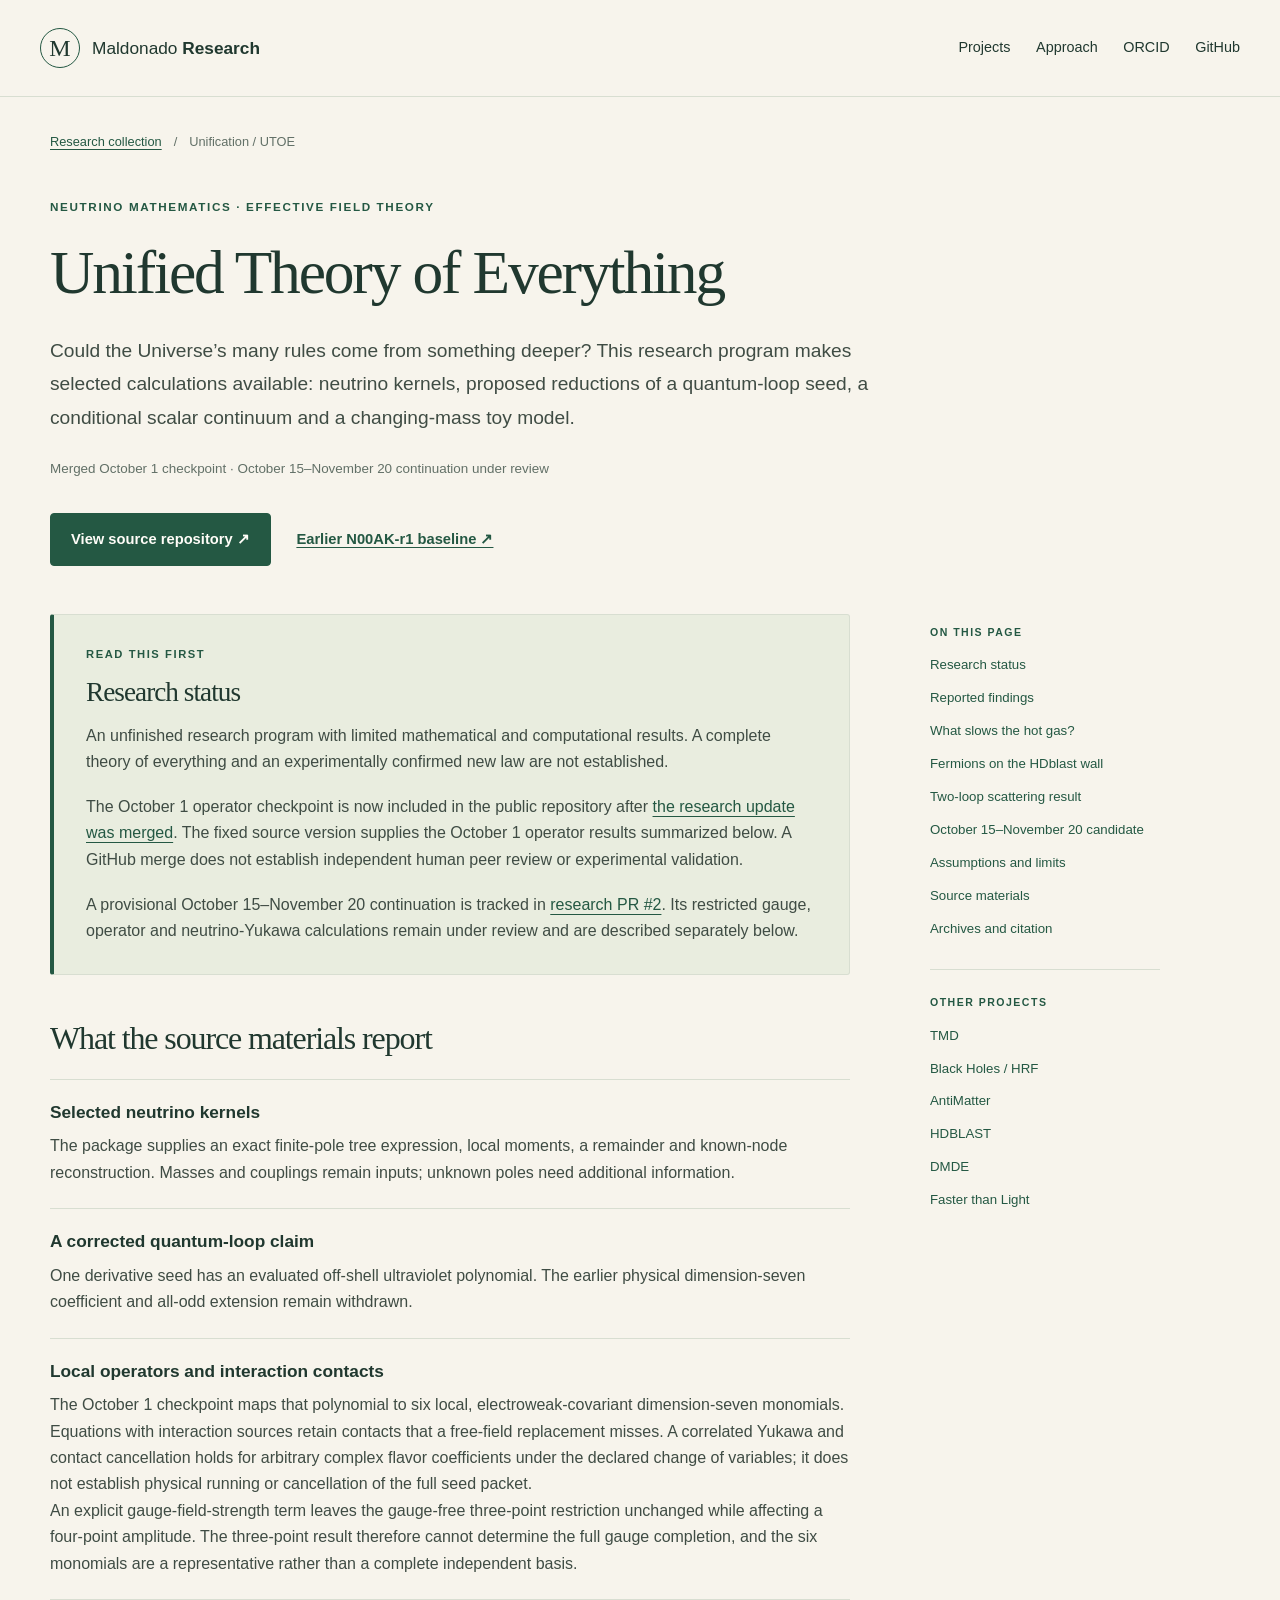
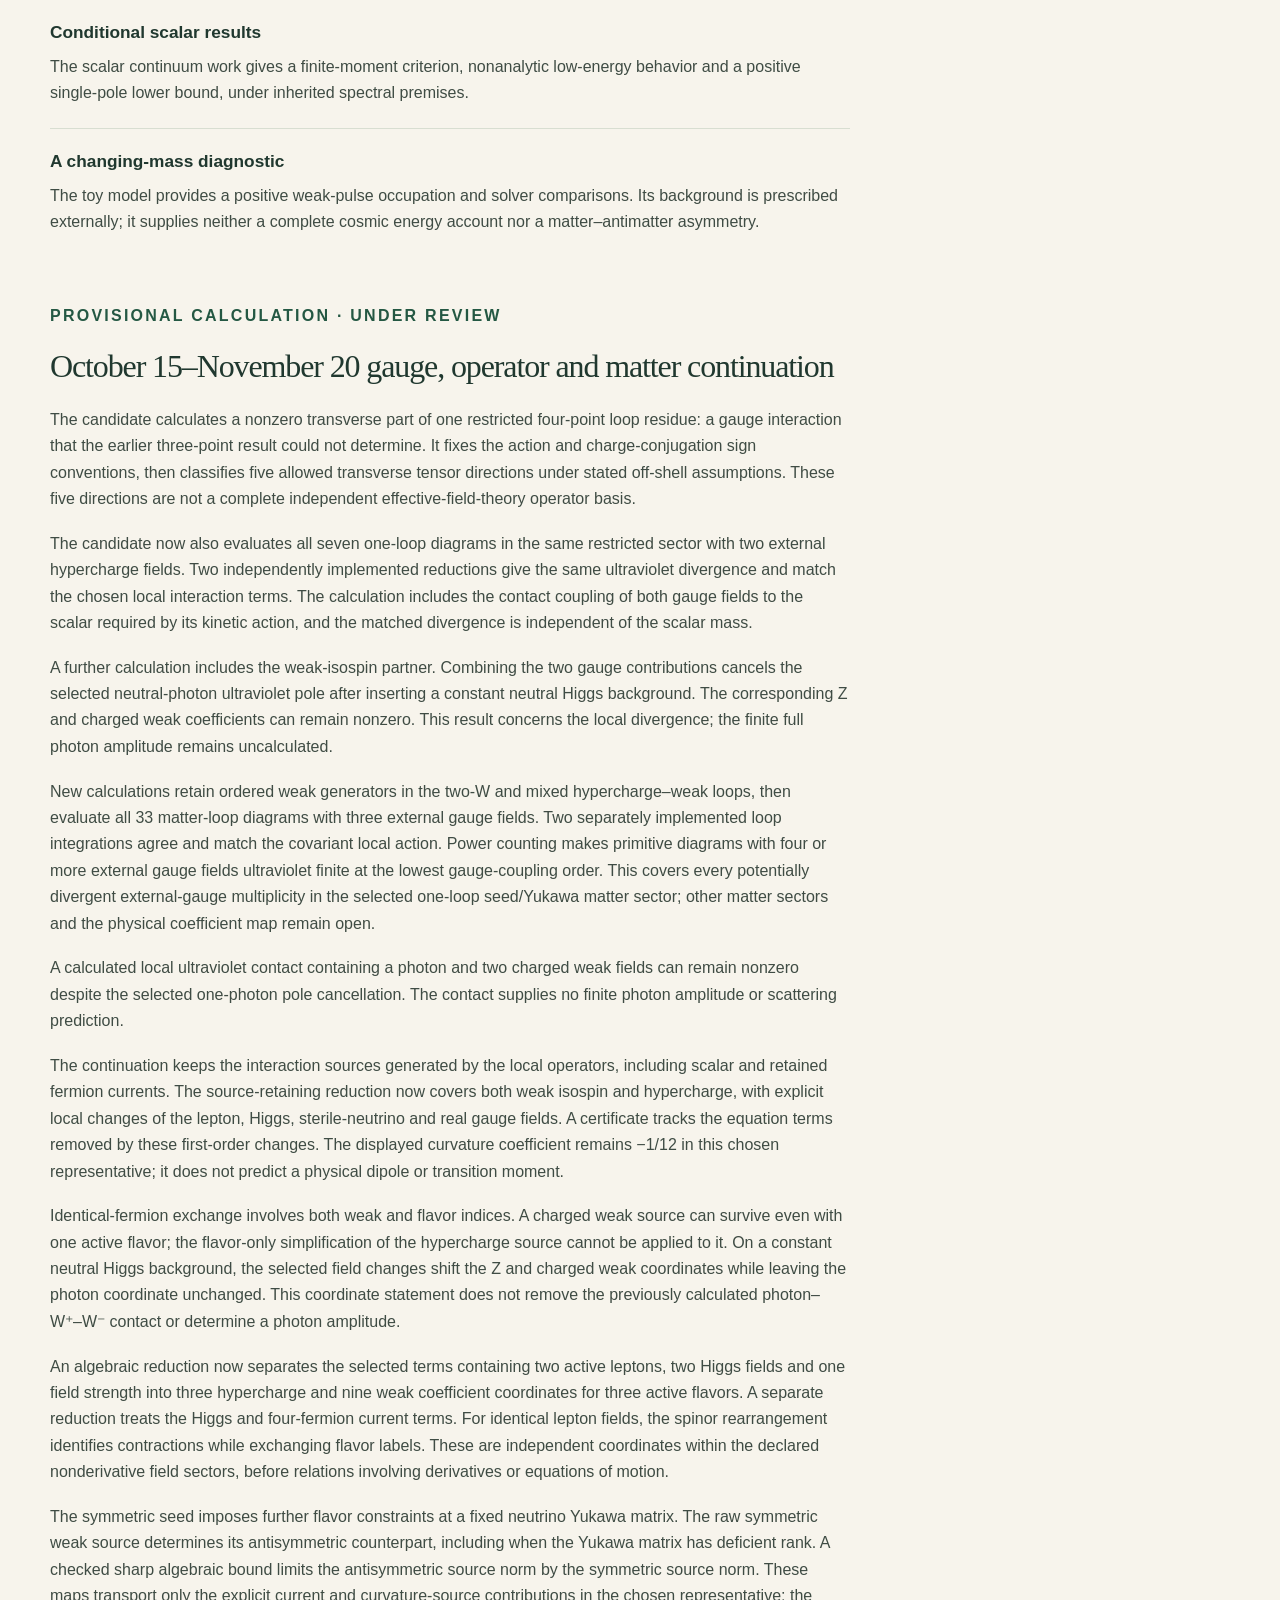
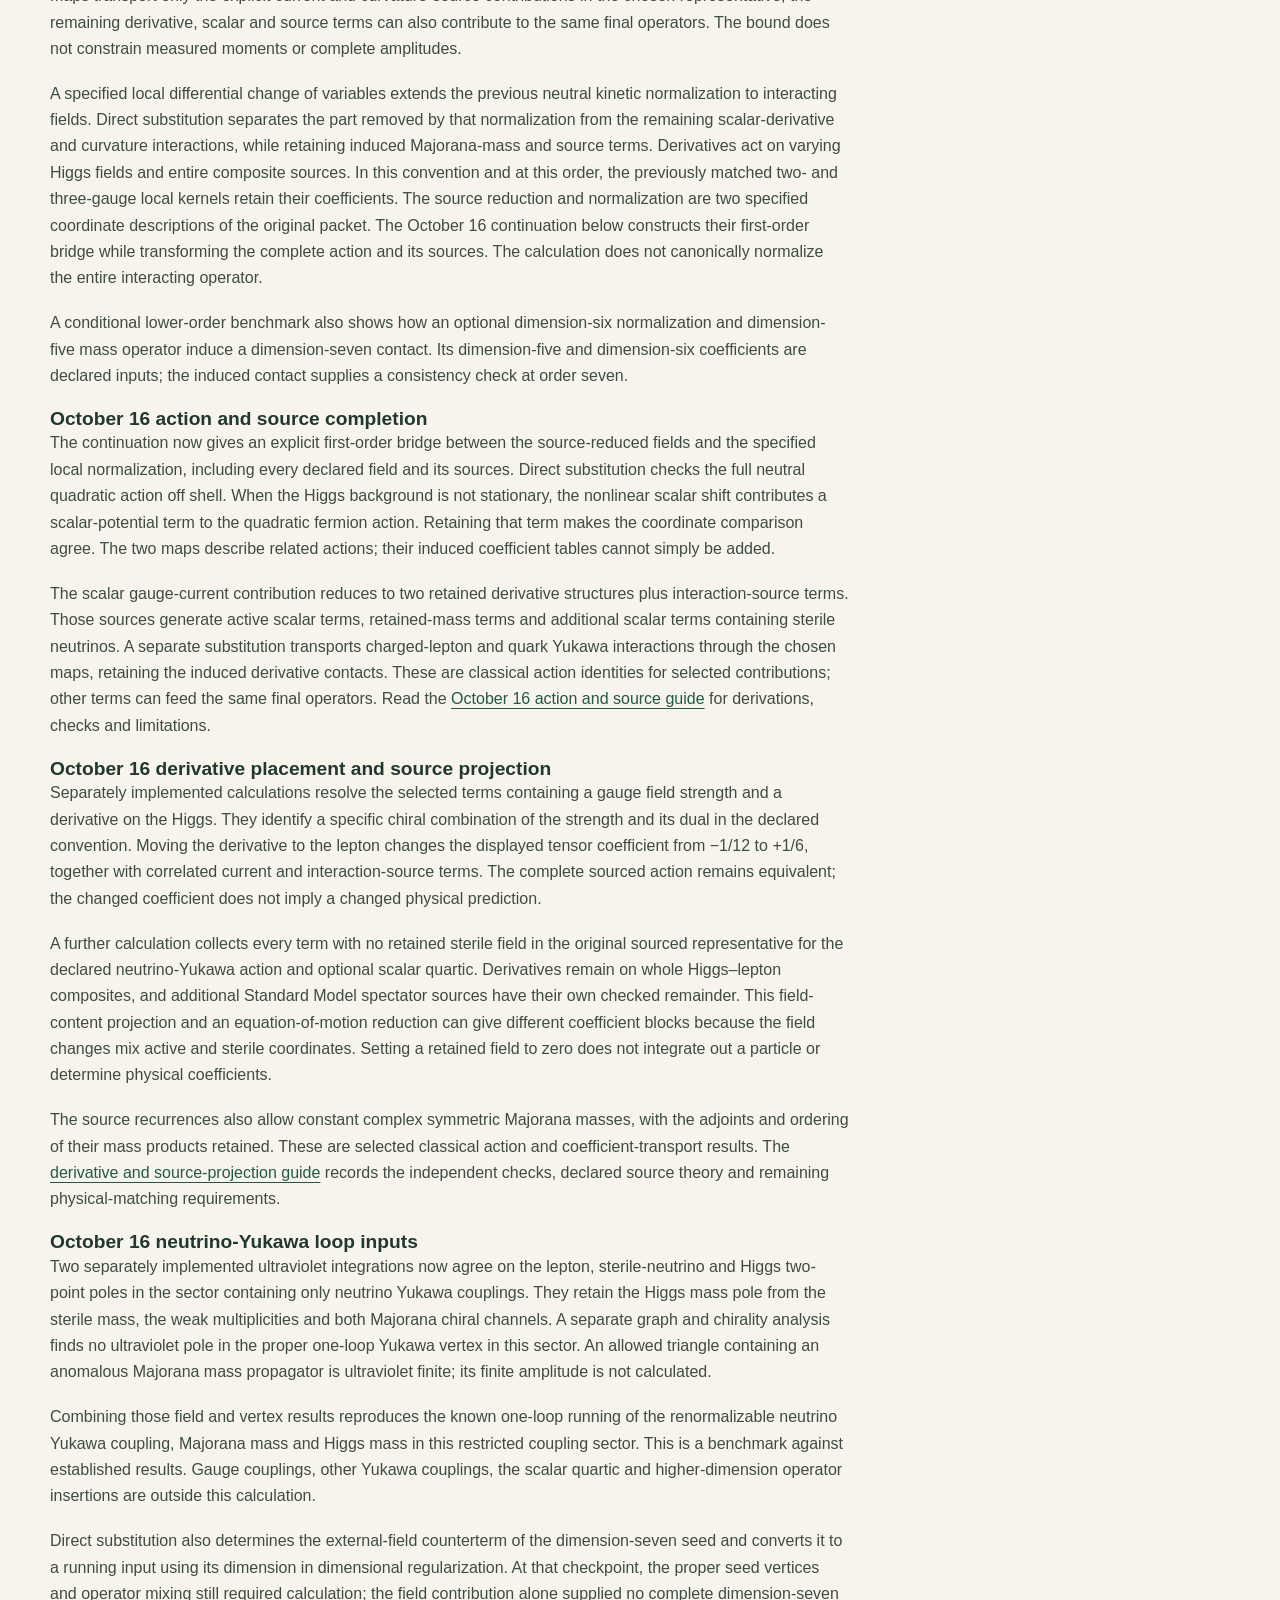
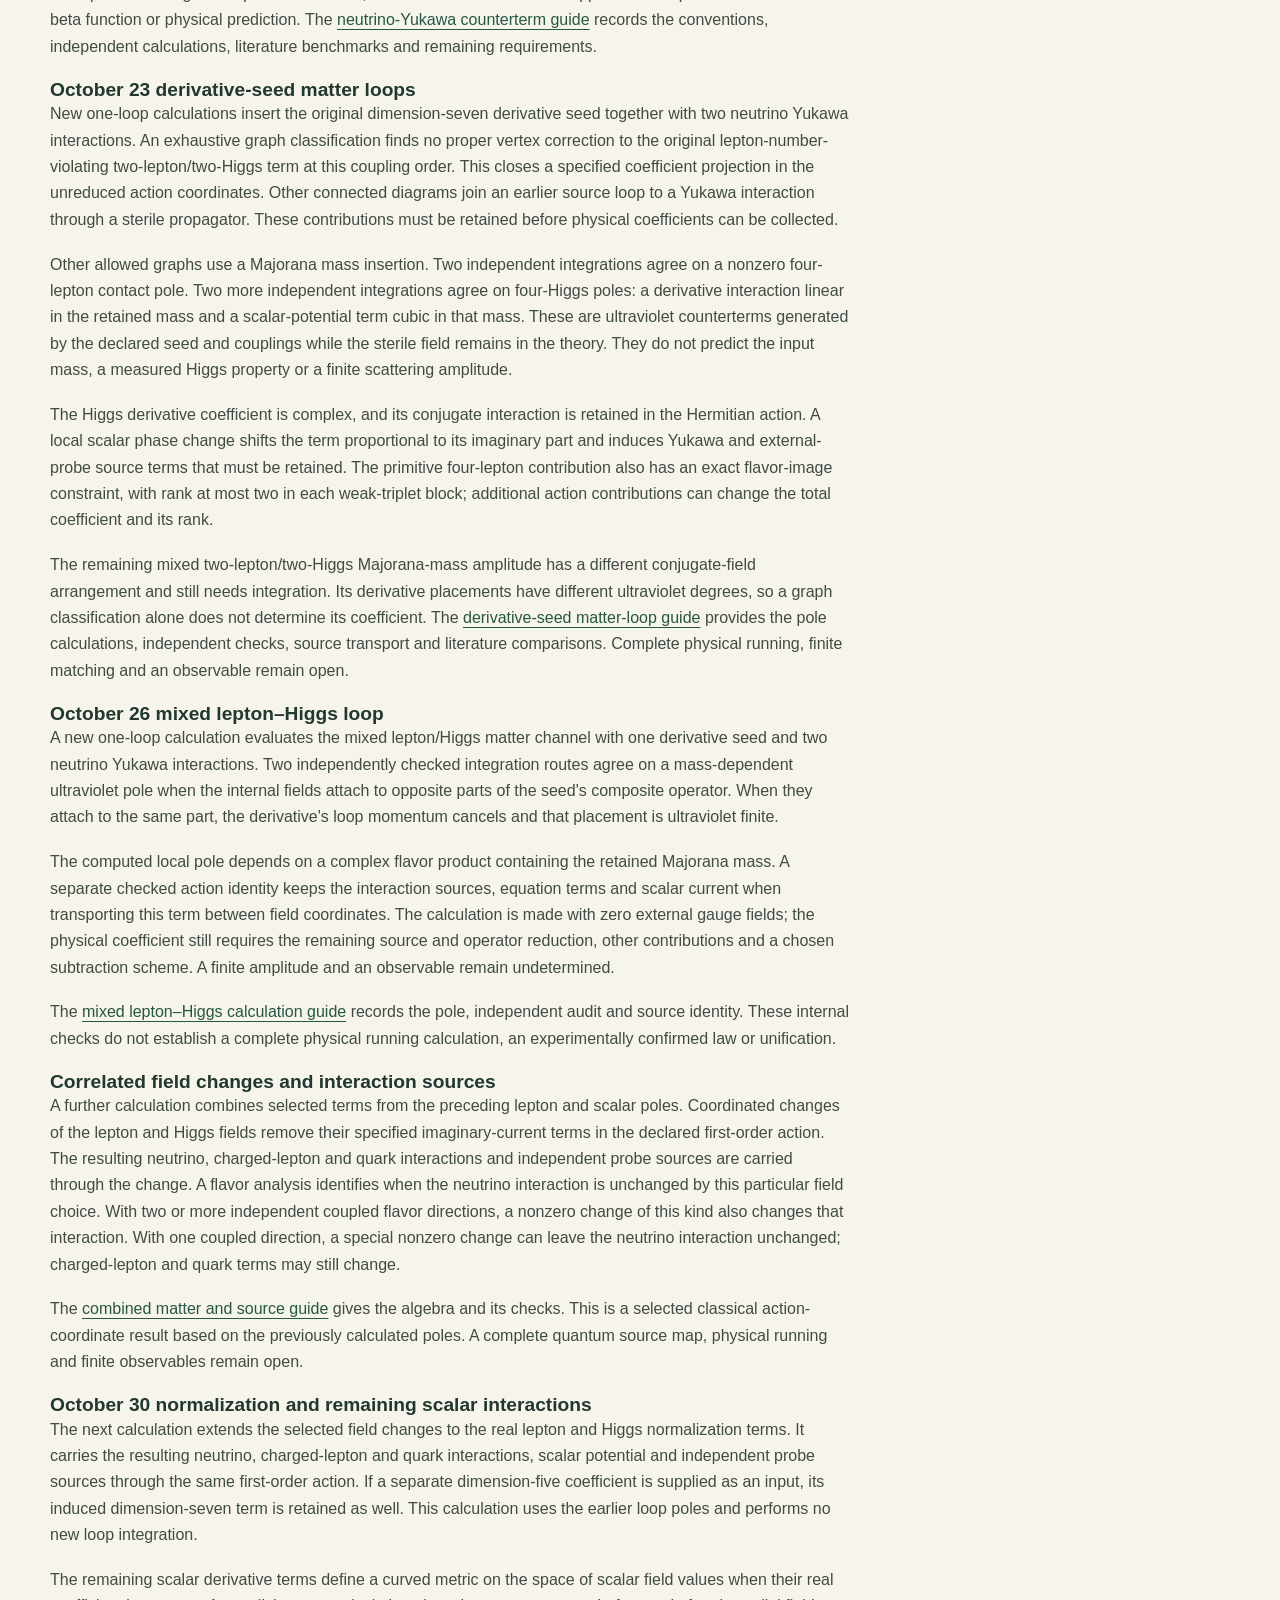
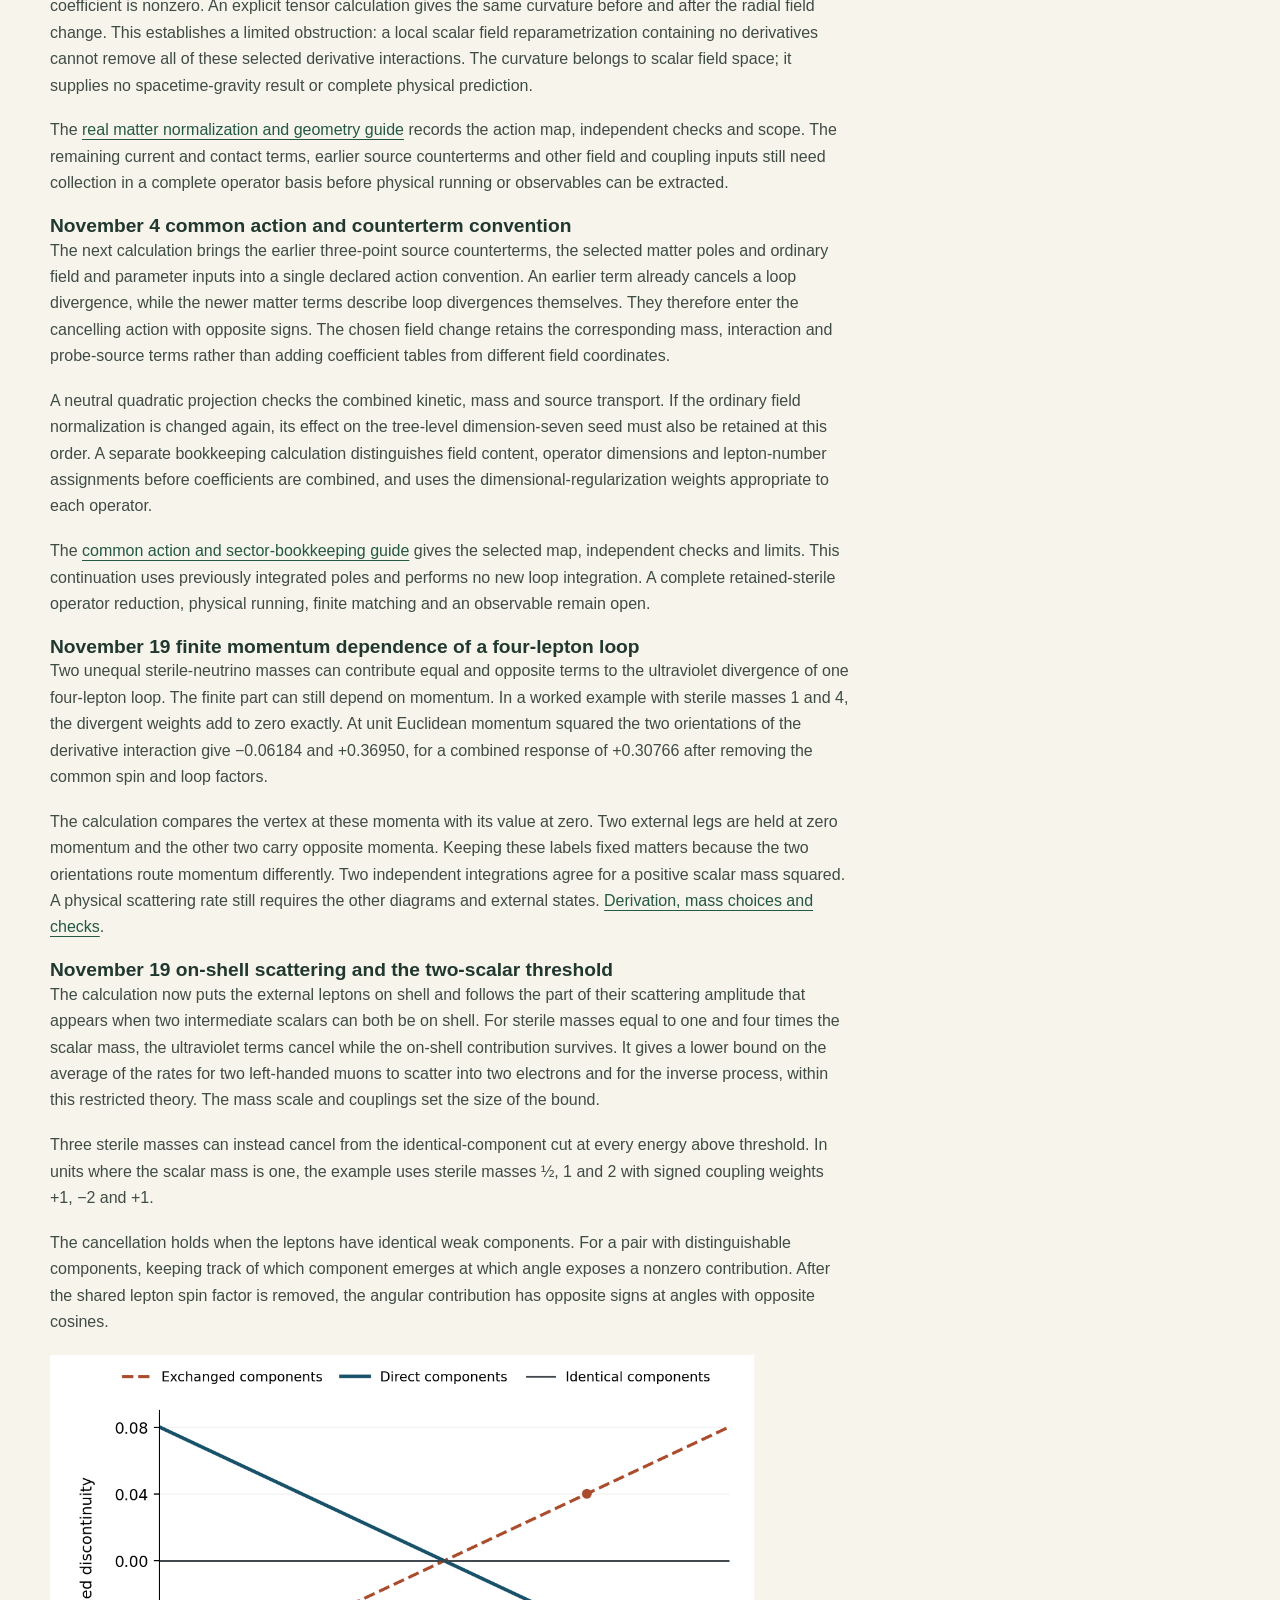
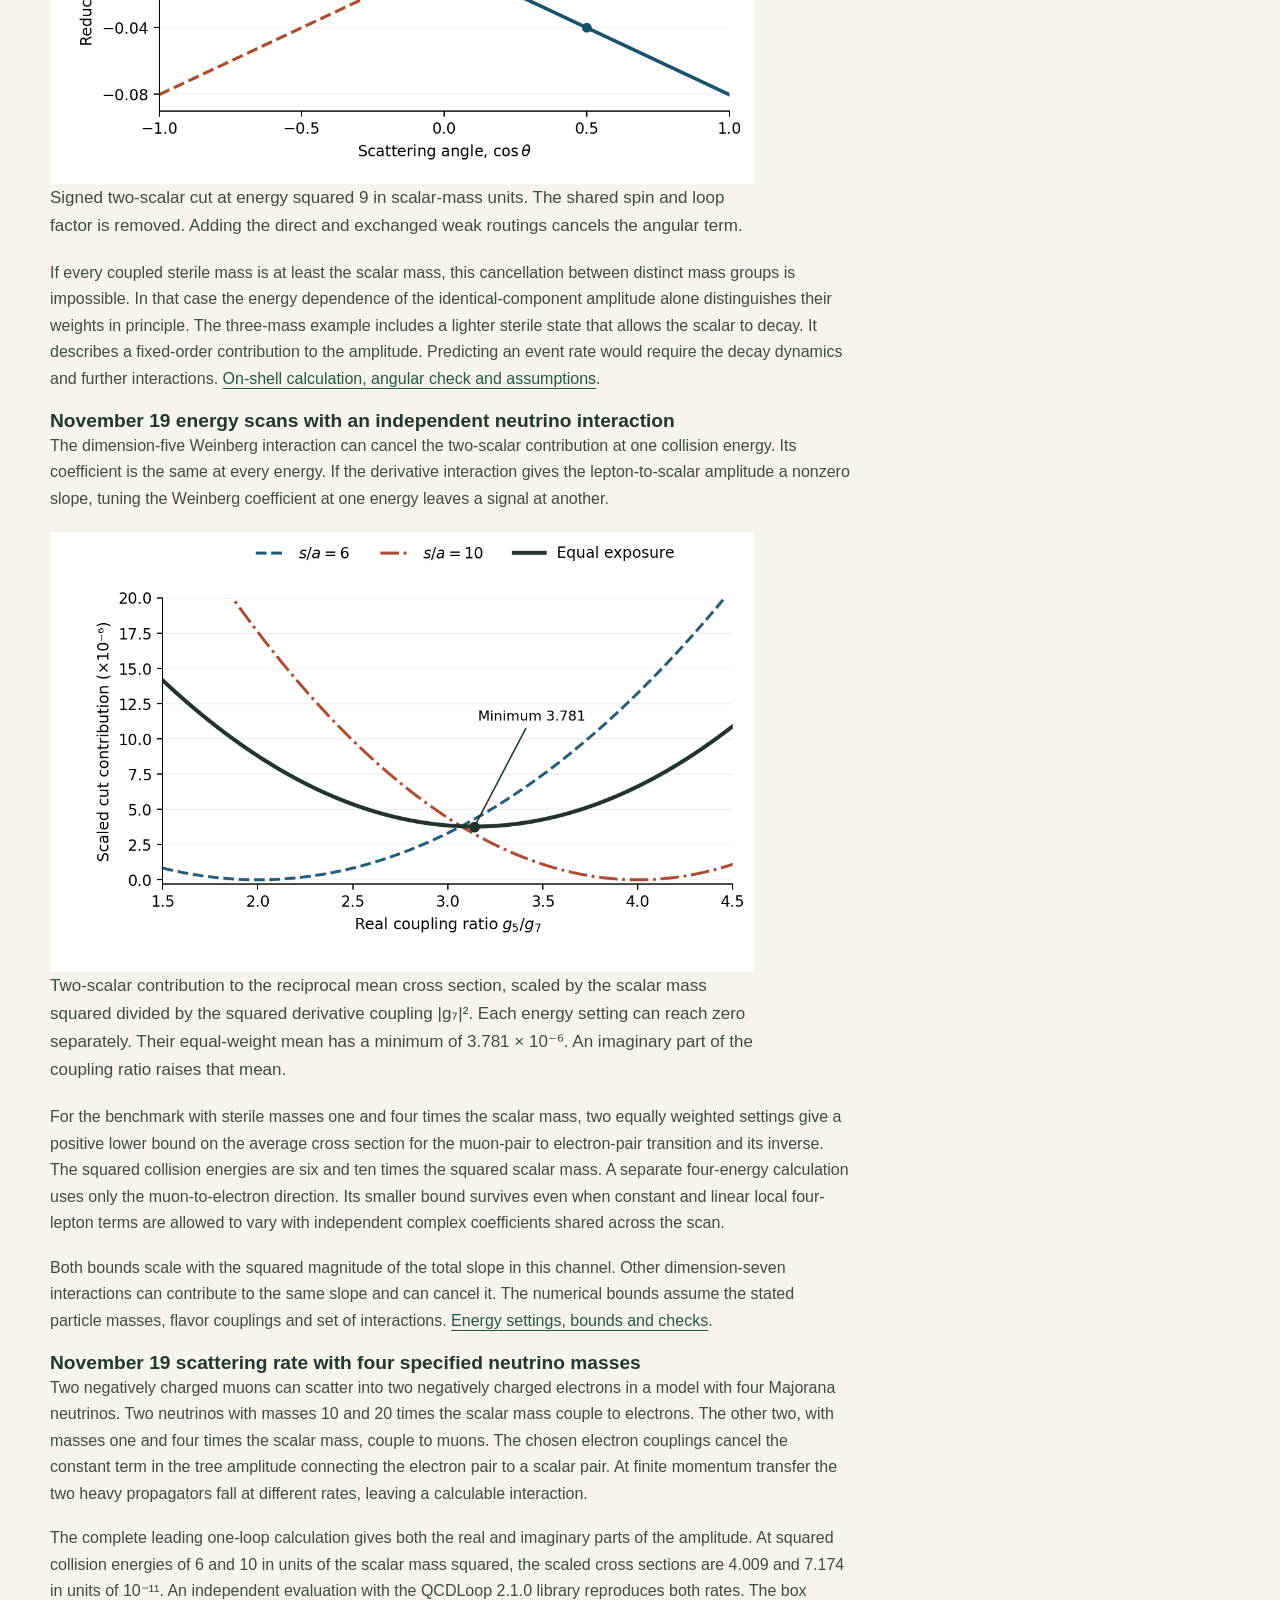
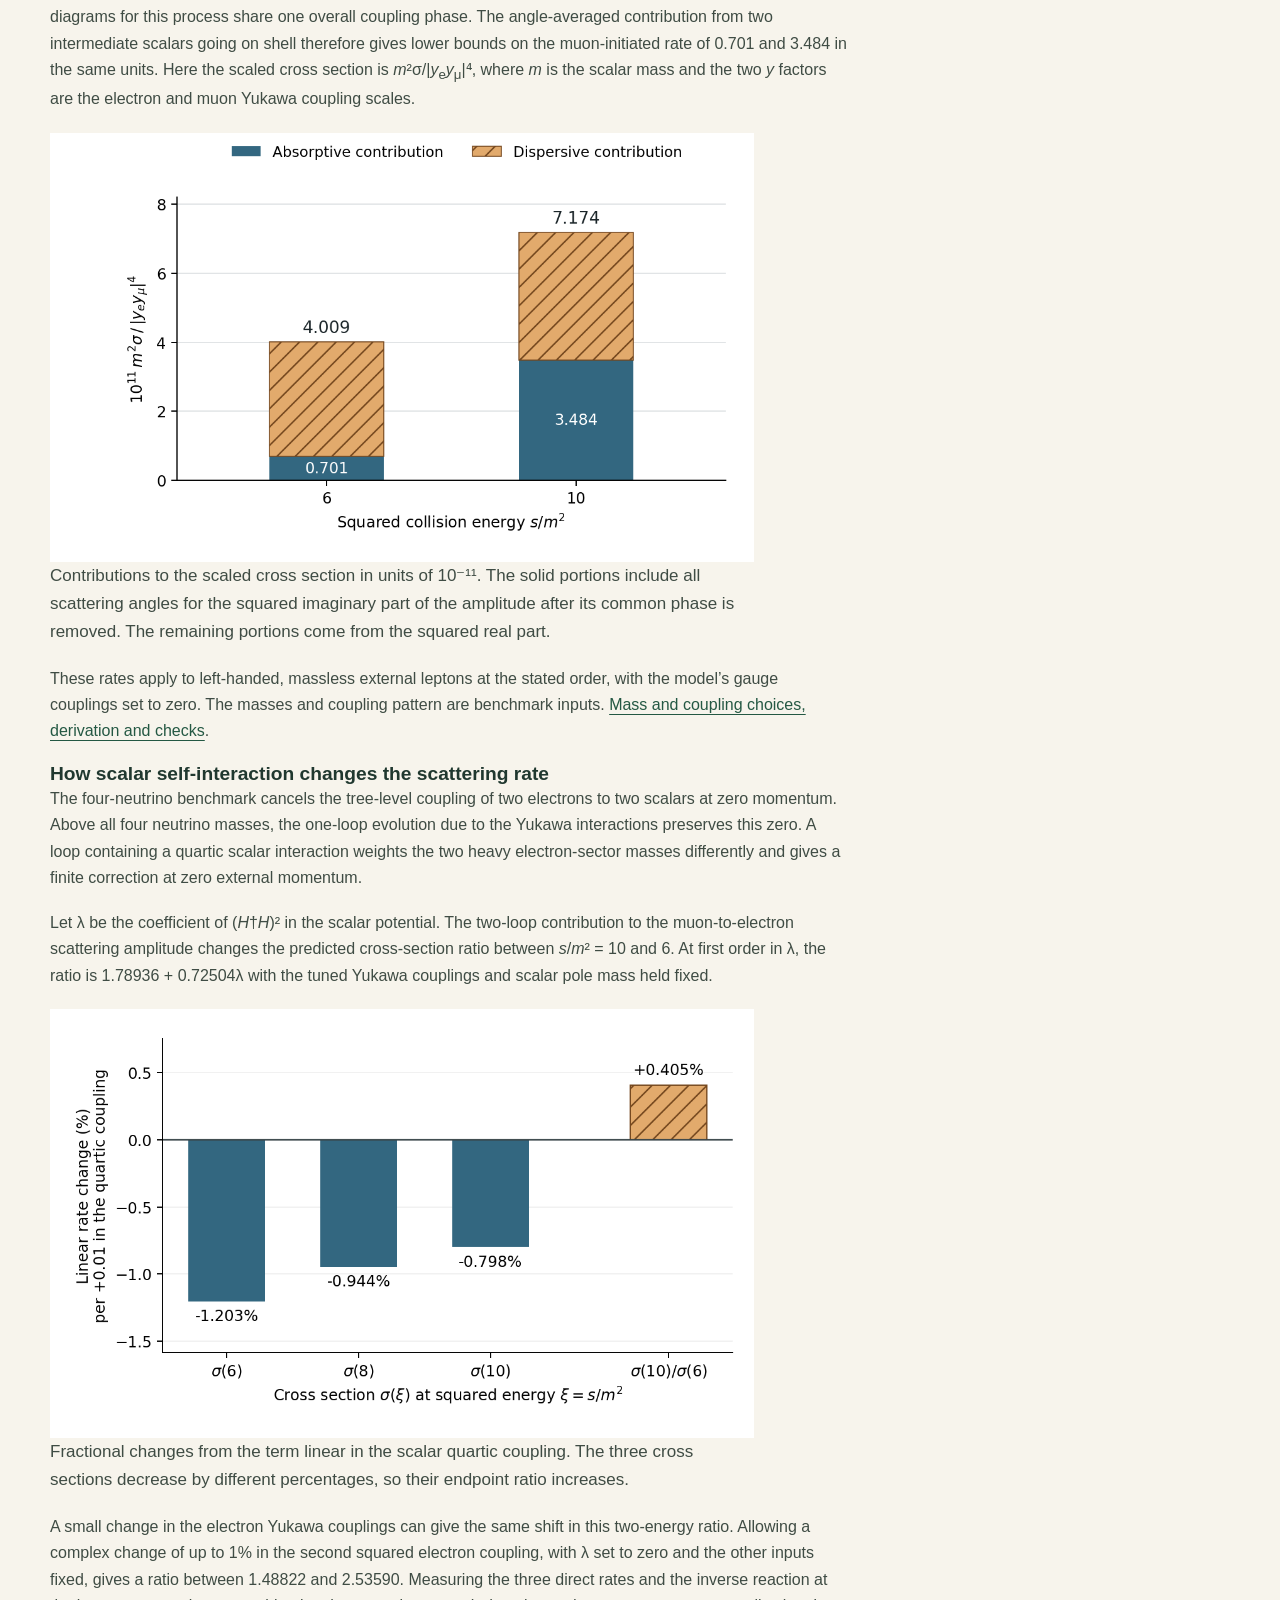
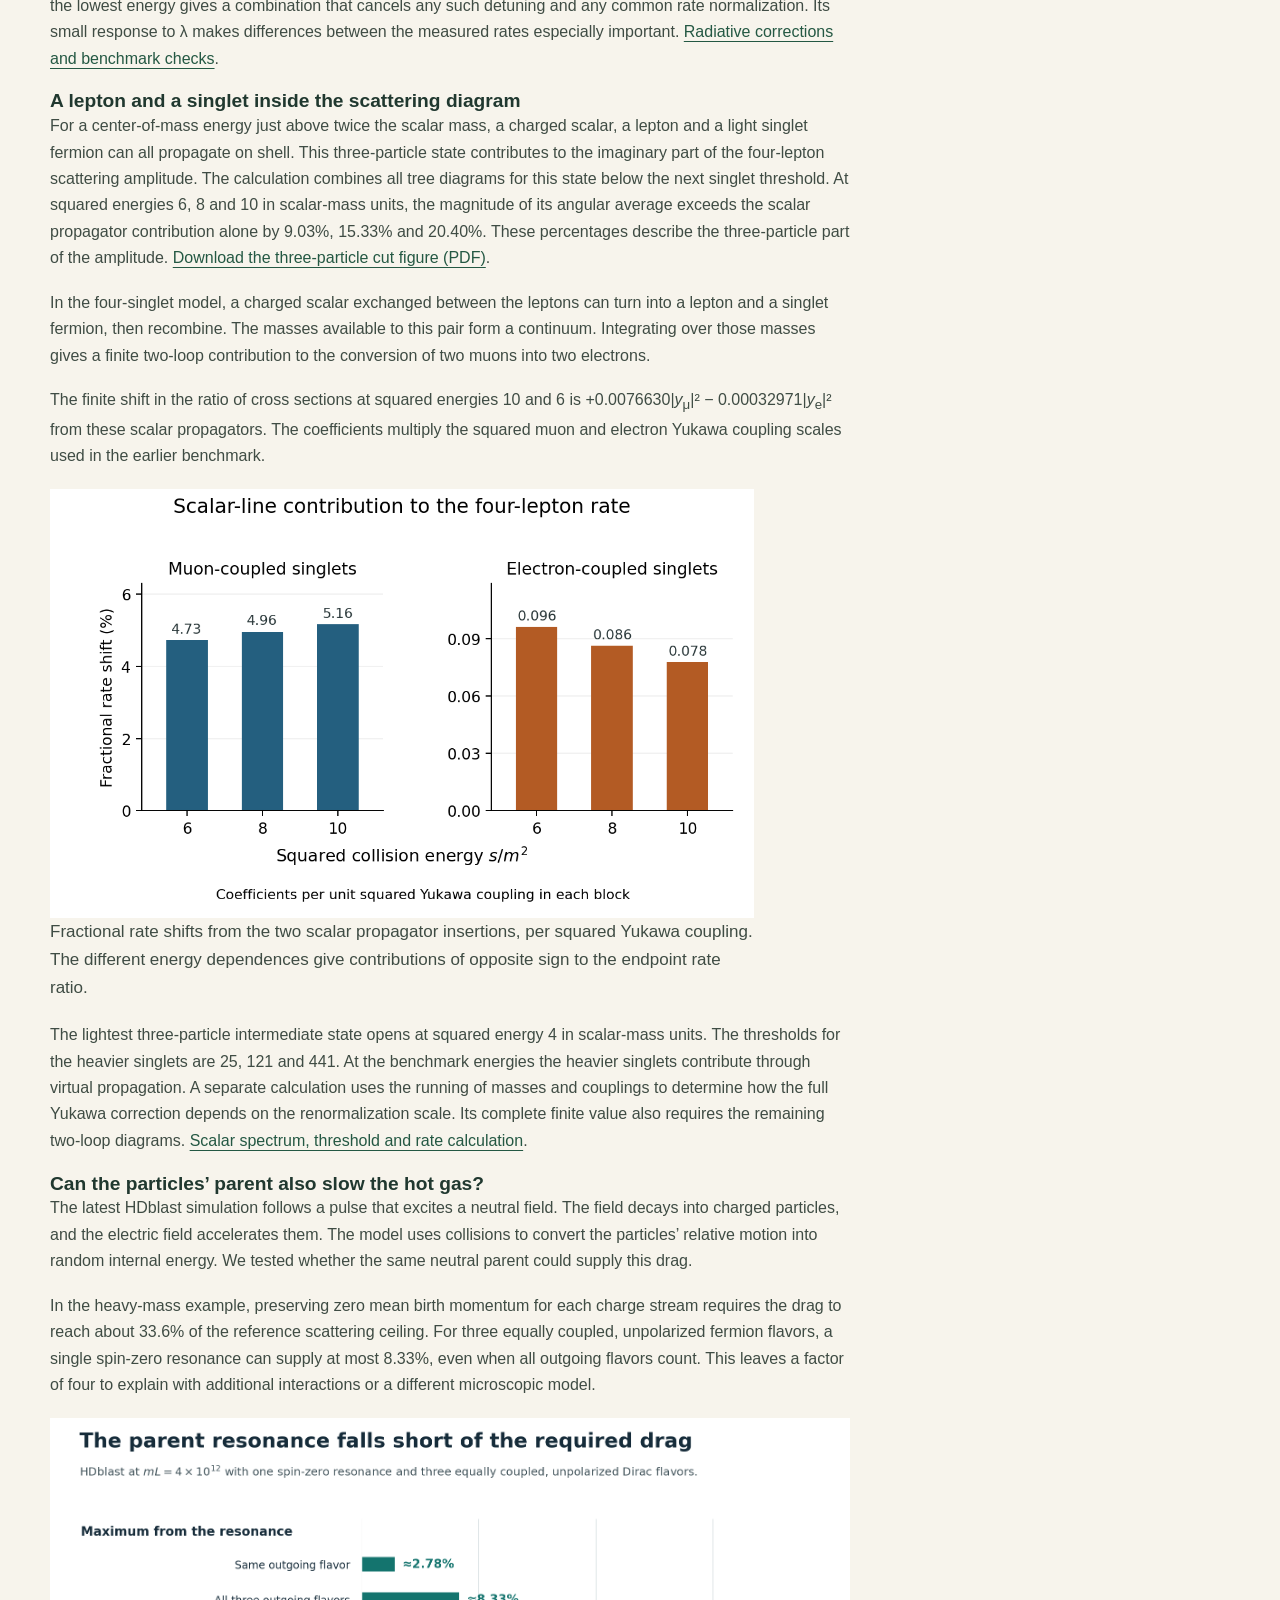
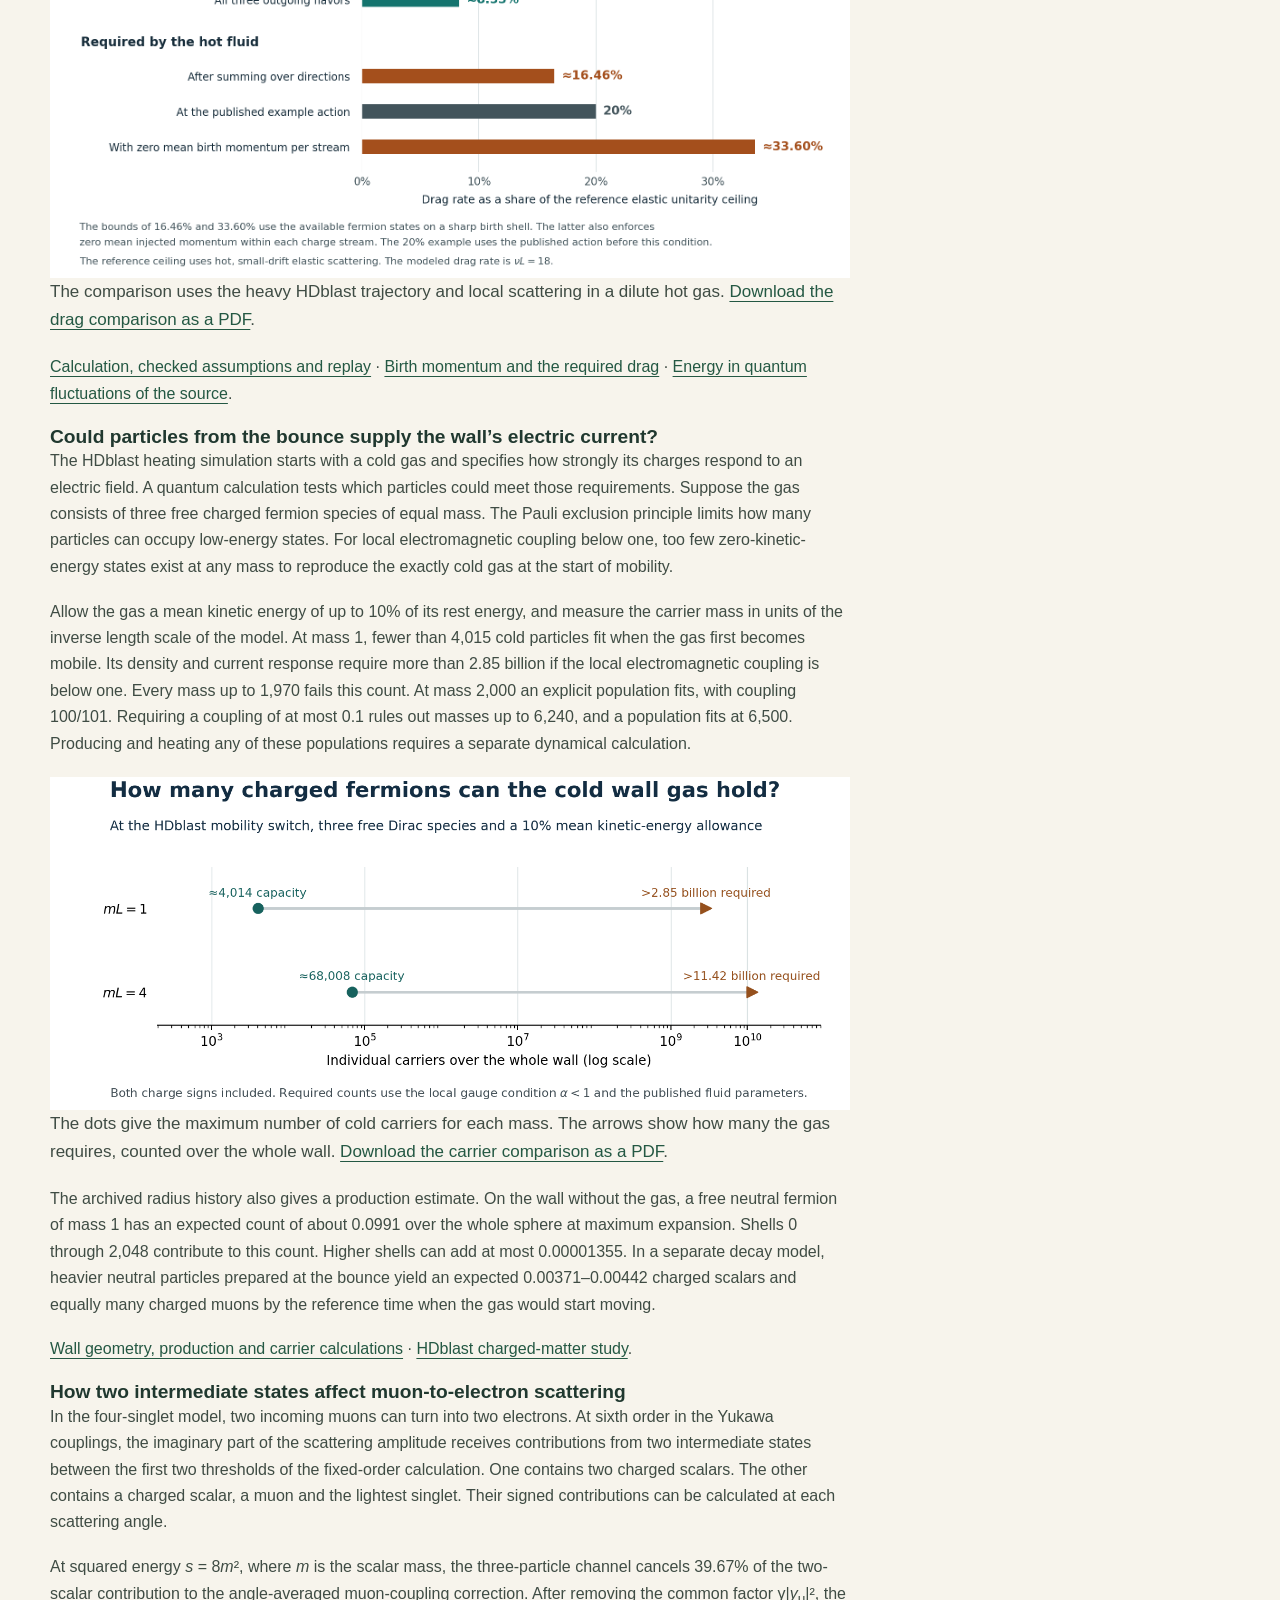
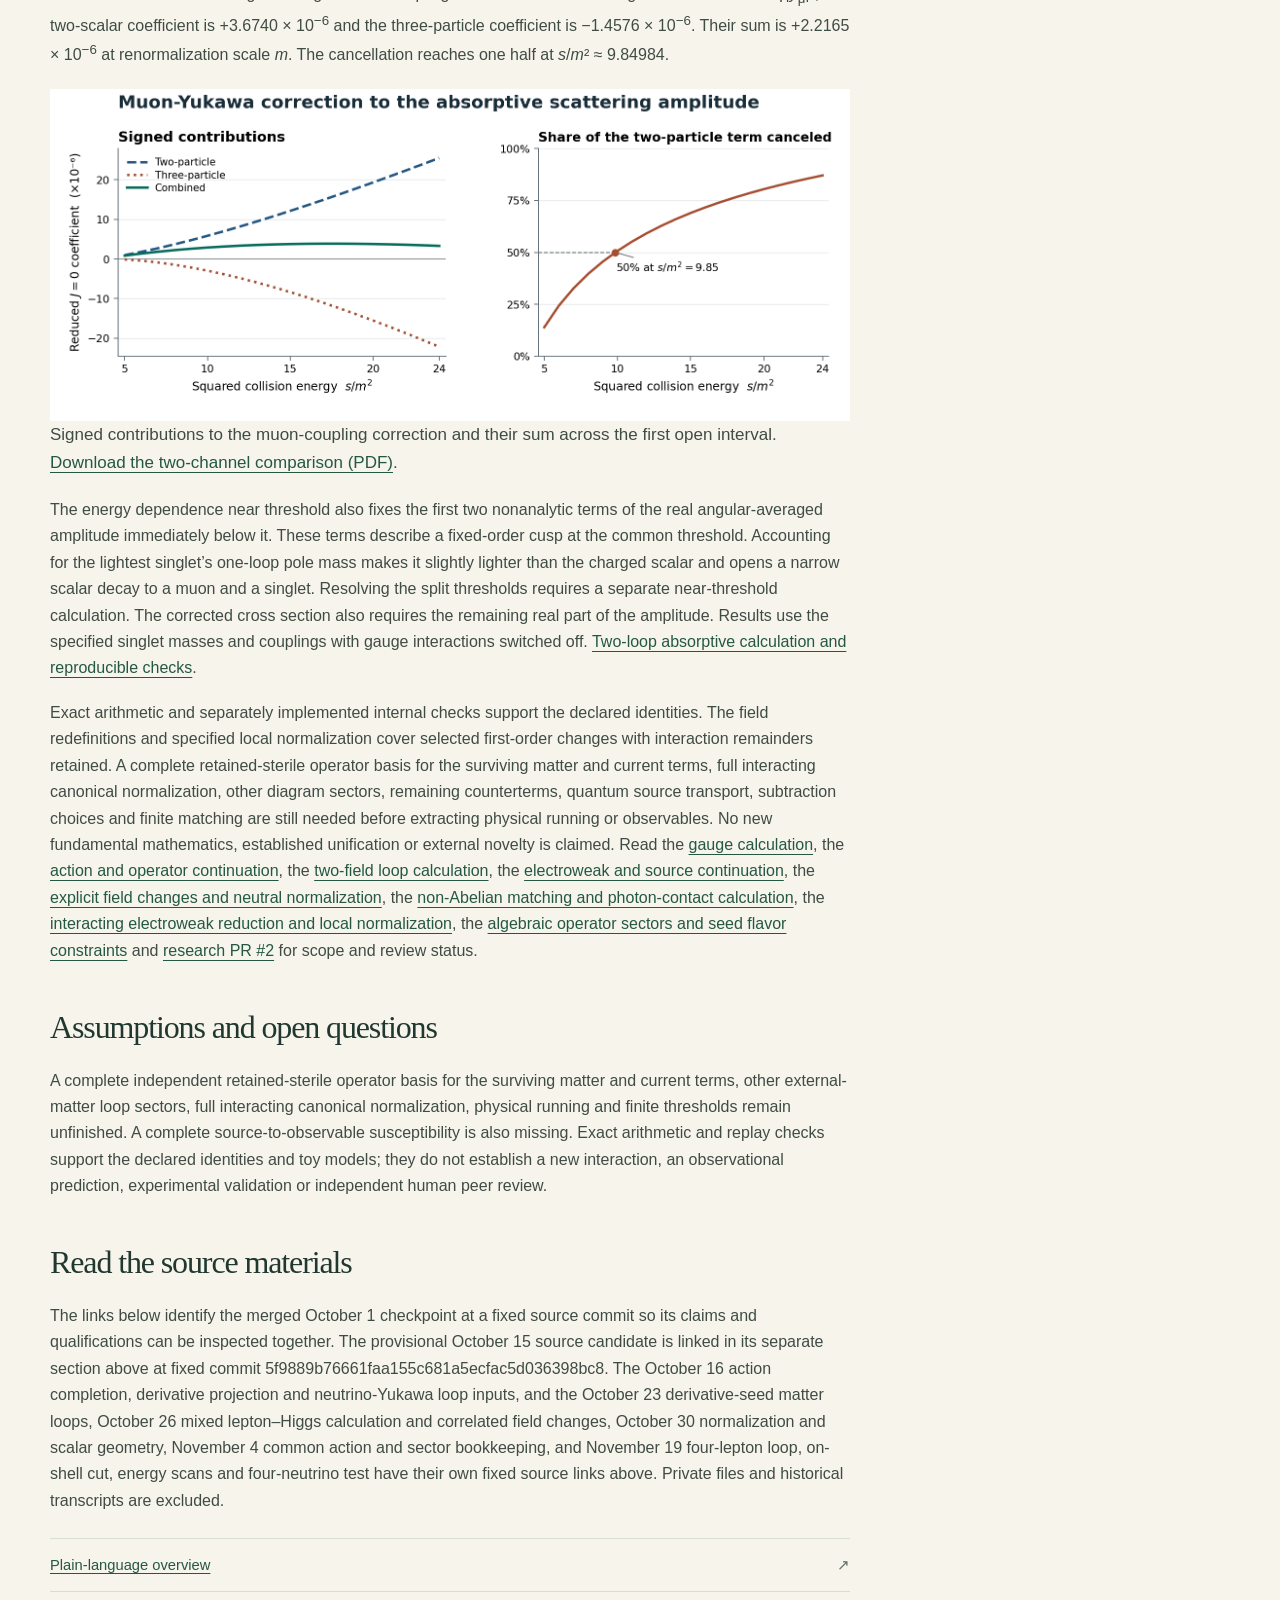
<file: projects/unified-theory-of-everything/index.html>
<!doctype html>
<html lang="en">
<head>
  <meta charset="utf-8">
  <meta name="viewport" content="width=device-width, initial-scale=1">
  <title>Unified Theory of Everything | Maldonado Research</title>
  <meta name="description" content="An unfinished unification research program: neutrino kernels, checked local operator reductions, conditional scalar results and reproducible toy models.">
  <meta name="author" content="Ricardo Maldonado">
  <meta name="robots" content="index, follow">
  <meta name="theme-color" content="#f7f4ec">
  <link rel="canonical" href="https://maldonado-research.github.io/projects/unified-theory-of-everything/">
  <meta property="og:type" content="website">
  <meta property="og:site_name" content="Maldonado Research">
  <meta property="og:title" content="Unified Theory of Everything | Maldonado Research">
  <meta property="og:description" content="An unfinished unification research program: neutrino kernels, checked local operator reductions, conditional scalar results and reproducible toy models.">
  <meta property="og:url" content="https://maldonado-research.github.io/projects/unified-theory-of-everything/">
  <meta property="og:locale" content="en_US">
  <meta name="twitter:card" content="summary">
  <meta name="twitter:title" content="Unified Theory of Everything | Maldonado Research">
  <meta name="twitter:description" content="An unfinished unification research program: neutrino kernels, checked local operator reductions, conditional scalar results and reproducible toy models.">
  <link rel="stylesheet" href="../../styles.css">
  <script type="application/ld+json">{"@context": "https://schema.org", "@graph": [{"@type": "Person", "@id": "https://maldonado-research.github.io/#author", "name": "Ricardo Maldonado", "identifier": "https://orcid.org/0009-0009-3937-6527", "sameAs": ["https://orcid.org/0009-0009-3937-6527", "https://github.com/maldonado-research/"]}, {"@type": "WebSite", "@id": "https://maldonado-research.github.io/#website", "url": "https://maldonado-research.github.io/", "name": "Maldonado Research", "inLanguage": "en", "creator": {"@id": "https://maldonado-research.github.io/#author"}}, {"@type": "WebPage", "@id": "https://maldonado-research.github.io/projects/unified-theory-of-everything/#page", "url": "https://maldonado-research.github.io/projects/unified-theory-of-everything/", "name": "Unified Theory of Everything | Maldonado Research", "isPartOf": {"@id": "https://maldonado-research.github.io/#website"}, "mainEntity": {"@id": "https://maldonado-research.github.io/projects/unified-theory-of-everything/#research"}, "dateModified": "2026-11-20"}, {"@type": "CreativeWork", "@id": "https://maldonado-research.github.io/projects/unified-theory-of-everything/#research", "name": "Unified Theory of Everything", "url": "https://maldonado-research.github.io/projects/unified-theory-of-everything/", "description": "An unfinished unification research program: neutrino kernels, checked local operator reductions, conditional scalar results and reproducible toy models.", "author": {"@id": "https://maldonado-research.github.io/#author"}, "version": "Merged October 1 checkpoint; provisional October 15–November 20 continuation under review", "inLanguage": "en", "isBasedOn": "https://github.com/maldonado-research/Unified-Theory-of-Everything/tree/ca88aed6e69d3b6dbda02ebc78831dd925613fdb", "subjectOf": [{"@type": "CreativeWork", "url": "https://zenodo.org/records/22319172", "name": "Earlier N00AK-r1 baseline"}, {"@type": "CreativeWork", "url": "https://github.com/maldonado-research/Unified-Theory-of-Everything/pull/1", "name": "Merged October 1 GitHub checkpoint"}, {"@type": "CreativeWork", "url": "https://github.com/maldonado-research/Unified-Theory-of-Everything/pull/2", "name": "Provisional October 15–November 20 continuation under review"}], "dateModified": "2026-11-20"}]}</script>
</head>
<body>
<a class="skip-link" href="#main">Skip to content</a>
<header class="site-header">
  <div class="header-inner">
    <a class="brand" href="../../"><span class="brand-mark" aria-hidden="true">M</span><span>Maldonado <strong>Research</strong></span></a>
    <nav aria-label="Main navigation">
      <a href="../../#projects">Projects</a>
      <a href="../../#approach">Approach</a>
      <a href="https://orcid.org/0009-0009-3937-6527">ORCID</a>
      <a href="https://github.com/maldonado-research/">GitHub</a>
    </nav>
  </div>
</header><main id="main"><div class="wrap project-hero"><nav class="breadcrumb" aria-label="Breadcrumb"><a href="../../#projects">Research collection</a><span aria-hidden="true">/</span><span aria-current="page">Unification / UTOE</span></nav><p class="eyebrow">Neutrino mathematics · effective field theory</p><h1>Unified Theory of Everything</h1><p class="project-lede">Could the Universe’s many rules come from something deeper? This research program makes selected calculations available: neutrino kernels, proposed reductions of a quantum-loop seed, a conditional scalar continuum and a changing-mass toy model.</p><p class="version-line">Merged October 1 checkpoint · October 15–November 20 continuation under review</p><div class="actions"><a href="https://github.com/maldonado-research/Unified-Theory-of-Everything" class="button">View source repository ↗</a><a href="https://zenodo.org/records/22319172" class="text-link">Earlier N00AK-r1 baseline ↗</a></div></div>
<div class="wrap project-layout"><article class="project-body"><section id="status" class="status-panel" aria-labelledby="status-title"><p class="eyebrow">Read this first</p><h2 id="status-title">Research status</h2><p>An unfinished research program with limited mathematical and computational results. A complete theory of everything and an experimentally confirmed new law are not established.</p><p>The October 1 operator checkpoint is now included in the public repository after <a href="https://github.com/maldonado-research/Unified-Theory-of-Everything/pull/1">the research update was merged</a>. The fixed source version supplies the October 1 operator results summarized below. A GitHub merge does not establish independent human peer review or experimental validation.</p><p>A provisional October 15–November 20 continuation is tracked in <a href="https://github.com/maldonado-research/Unified-Theory-of-Everything/pull/2">research PR #2</a>. Its restricted gauge, operator and neutrino-Yukawa calculations remain under review and are described separately below.</p></section><section id="findings" aria-labelledby="findings-title"><h2 id="findings-title">What the source materials report</h2><div class="findings-list"><section class="finding"><h3>Selected neutrino kernels</h3><p>The package supplies an exact finite-pole tree expression, local moments, a remainder and known-node reconstruction. Masses and couplings remain inputs; unknown poles need additional information.</p></section><section class="finding"><h3>A corrected quantum-loop claim</h3><p>One derivative seed has an evaluated off-shell ultraviolet polynomial. The earlier physical dimension-seven coefficient and all-odd extension remain withdrawn.</p></section><section class="finding"><h3>Local operators and interaction contacts</h3><p>The October 1 checkpoint maps that polynomial to six local, electroweak-covariant dimension-seven monomials. Equations with interaction sources retain contacts that a free-field replacement misses. A correlated Yukawa and contact cancellation holds for arbitrary complex flavor coefficients under the declared change of variables; it does not establish physical running or cancellation of the full seed packet.</p><p>An explicit gauge-field-strength term leaves the gauge-free three-point restriction unchanged while affecting a four-point amplitude. The three-point result therefore cannot determine the full gauge completion, and the six monomials are a representative rather than a complete independent basis.</p></section><section class="finding"><h3>Conditional scalar results</h3><p>The scalar continuum work gives a finite-moment criterion, nonanalytic low-energy behavior and a positive single-pole lower bound, under inherited spectral premises.</p></section><section class="finding"><h3>A changing-mass diagnostic</h3><p>The toy model provides a positive weak-pulse occupation and solver comparisons. Its background is prescribed externally; it supplies neither a complete cosmic energy account nor a matter–antimatter asymmetry.</p></section></div></section><section id="checkpoint" aria-labelledby="checkpoint-title"><p class="eyebrow">Provisional calculation · under review</p><h2 id="checkpoint-title">October 15–November 20 gauge, operator and matter continuation</h2><p>The candidate calculates a nonzero transverse part of one restricted four-point loop residue: a gauge interaction that the earlier three-point result could not determine. It fixes the action and charge-conjugation sign conventions, then classifies five allowed transverse tensor directions under stated off-shell assumptions. These five directions are not a complete independent effective-field-theory operator basis.</p><p>The candidate now also evaluates all seven one-loop diagrams in the same restricted sector with two external hypercharge fields. Two independently implemented reductions give the same ultraviolet divergence and match the chosen local interaction terms. The calculation includes the contact coupling of both gauge fields to the scalar required by its kinetic action, and the matched divergence is independent of the scalar mass.</p><p>A further calculation includes the weak-isospin partner. Combining the two gauge contributions cancels the selected neutral-photon ultraviolet pole after inserting a constant neutral Higgs background. The corresponding Z and charged weak coefficients can remain nonzero. This result concerns the local divergence; the finite full photon amplitude remains uncalculated.</p><p>New calculations retain ordered weak generators in the two-W and mixed hypercharge–weak loops, then evaluate all 33 matter-loop diagrams with three external gauge fields. Two separately implemented loop integrations agree and match the covariant local action. Power counting makes primitive diagrams with four or more external gauge fields ultraviolet finite at the lowest gauge-coupling order. This covers every potentially divergent external-gauge multiplicity in the selected one-loop seed/Yukawa matter sector; other matter sectors and the physical coefficient map remain open.</p><p>A calculated local ultraviolet contact containing a photon and two charged weak fields can remain nonzero despite the selected one-photon pole cancellation. The contact supplies no finite photon amplitude or scattering prediction.</p><p>The continuation keeps the interaction sources generated by the local operators, including scalar and retained fermion currents. The source-retaining reduction now covers both weak isospin and hypercharge, with explicit local changes of the lepton, Higgs, sterile-neutrino and real gauge fields. A certificate tracks the equation terms removed by these first-order changes. The displayed curvature coefficient remains −1/12 in this chosen representative; it does not predict a physical dipole or transition moment.</p><p>Identical-fermion exchange involves both weak and flavor indices. A charged weak source can survive even with one active flavor; the flavor-only simplification of the hypercharge source cannot be applied to it. On a constant neutral Higgs background, the selected field changes shift the Z and charged weak coordinates while leaving the photon coordinate unchanged. This coordinate statement does not remove the previously calculated photon–W⁺–W⁻ contact or determine a photon amplitude.</p><p>An algebraic reduction now separates the selected terms containing two active leptons, two Higgs fields and one field strength into three hypercharge and nine weak coefficient coordinates for three active flavors. A separate reduction treats the Higgs and four-fermion current terms. For identical lepton fields, the spinor rearrangement identifies contractions while exchanging flavor labels. These are independent coordinates within the declared nonderivative field sectors, before relations involving derivatives or equations of motion.</p><p>The symmetric seed imposes further flavor constraints at a fixed neutrino Yukawa matrix. The raw symmetric weak source determines its antisymmetric counterpart, including when the Yukawa matrix has deficient rank. A checked sharp algebraic bound limits the antisymmetric source norm by the symmetric source norm. These maps transport only the explicit current and curvature-source contributions in the chosen representative; the remaining derivative, scalar and source terms can also contribute to the same final operators. The bound does not constrain measured moments or complete amplitudes.</p><p>A specified local differential change of variables extends the previous neutral kinetic normalization to interacting fields. Direct substitution separates the part removed by that normalization from the remaining scalar-derivative and curvature interactions, while retaining induced Majorana-mass and source terms. Derivatives act on varying Higgs fields and entire composite sources. In this convention and at this order, the previously matched two- and three-gauge local kernels retain their coefficients. The source reduction and normalization are two specified coordinate descriptions of the original packet. The October 16 continuation below constructs their first-order bridge while transforming the complete action and its sources. The calculation does not canonically normalize the entire interacting operator.</p><p>A conditional lower-order benchmark also shows how an optional dimension-six normalization and dimension-five mass operator induce a dimension-seven contact. Its dimension-five and dimension-six coefficients are declared inputs; the induced contact supplies a consistency check at order seven.</p><h3 id="action-completion-title">October 16 action and source completion</h3><p>The continuation now gives an explicit first-order bridge between the source-reduced fields and the specified local normalization, including every declared field and its sources. Direct substitution checks the full neutral quadratic action off shell. When the Higgs background is not stationary, the nonlinear scalar shift contributes a scalar-potential term to the quadratic fermion action. Retaining that term makes the coordinate comparison agree. The two maps describe related actions; their induced coefficient tables cannot simply be added.</p><p>The scalar gauge-current contribution reduces to two retained derivative structures plus interaction-source terms. Those sources generate active scalar terms, retained-mass terms and additional scalar terms containing sterile neutrinos. A separate substitution transports charged-lepton and quark Yukawa interactions through the chosen maps, retaining the induced derivative contacts. These are classical action identities for selected contributions; other terms can feed the same final operators. Read the <a href="https://github.com/maldonado-research/Unified-Theory-of-Everything/blob/4ed8560e019dfe74ed6c5178b0f990fe3ccb3008/checkpoint_2026_10_16/action_completion/00_READ_FIRST.md">October 16 action and source guide</a> for derivations, checks and limitations.</p><h3 id="derivative-projection-title">October 16 derivative placement and source projection</h3><p>Separately implemented calculations resolve the selected terms containing a gauge field strength and a derivative on the Higgs. They identify a specific chiral combination of the strength and its dual in the declared convention. Moving the derivative to the lepton changes the displayed tensor coefficient from −1/12 to +1/6, together with correlated current and interaction-source terms. The complete sourced action remains equivalent; the changed coefficient does not imply a changed physical prediction.</p><p>A further calculation collects every term with no retained sterile field in the original sourced representative for the declared neutrino-Yukawa action and optional scalar quartic. Derivatives remain on whole Higgs–lepton composites, and additional Standard Model spectator sources have their own checked remainder. This field-content projection and an equation-of-motion reduction can give different coefficient blocks because the field changes mix active and sterile coordinates. Setting a retained field to zero does not integrate out a particle or determine physical coefficients.</p><p>The source recurrences also allow constant complex symmetric Majorana masses, with the adjoints and ordering of their mass products retained. These are selected classical action and coefficient-transport results. The <a href="https://github.com/maldonado-research/Unified-Theory-of-Everything/blob/0770c304c7e05f213dd796d3fd5a194107f38858/checkpoint_2026_10_16/derivative_projection/00_READ_FIRST.md">derivative and source-projection guide</a> records the independent checks, declared source theory and remaining physical-matching requirements.</p><h3 id="yukawa-counterterms-title">October 16 neutrino-Yukawa loop inputs</h3><p>Two separately implemented ultraviolet integrations now agree on the lepton, sterile-neutrino and Higgs two-point poles in the sector containing only neutrino Yukawa couplings. They retain the Higgs mass pole from the sterile mass, the weak multiplicities and both Majorana chiral channels. A separate graph and chirality analysis finds no ultraviolet pole in the proper one-loop Yukawa vertex in this sector. An allowed triangle containing an anomalous Majorana mass propagator is ultraviolet finite; its finite amplitude is not calculated.</p><p>Combining those field and vertex results reproduces the known one-loop running of the renormalizable neutrino Yukawa coupling, Majorana mass and Higgs mass in this restricted coupling sector. This is a benchmark against established results. Gauge couplings, other Yukawa couplings, the scalar quartic and higher-dimension operator insertions are outside this calculation.</p><p>Direct substitution also determines the external-field counterterm of the dimension-seven seed and converts it to a running input using its dimension in dimensional regularization. At that checkpoint, the proper seed vertices and operator mixing still required calculation; the field contribution alone supplied no complete dimension-seven beta function or physical prediction. The <a href="https://github.com/maldonado-research/Unified-Theory-of-Everything/blob/f1f9a892e15545c70e4fa05827ea7fefc5a438eb/checkpoint_2026_10_16/yukawa_counterterms/00_READ_FIRST.md">neutrino-Yukawa counterterm guide</a> records the conventions, independent calculations, literature benchmarks and remaining requirements.</p><h3 id="seed-yukawa-title">October 23 derivative-seed matter loops</h3><p>New one-loop calculations insert the original dimension-seven derivative seed together with two neutrino Yukawa interactions. An exhaustive graph classification finds no proper vertex correction to the original lepton-number-violating two-lepton/two-Higgs term at this coupling order. This closes a specified coefficient projection in the unreduced action coordinates. Other connected diagrams join an earlier source loop to a Yukawa interaction through a sterile propagator. These contributions must be retained before physical coefficients can be collected.</p><p>Other allowed graphs use a Majorana mass insertion. Two independent integrations agree on a nonzero four-lepton contact pole. Two more independent integrations agree on four-Higgs poles: a derivative interaction linear in the retained mass and a scalar-potential term cubic in that mass. These are ultraviolet counterterms generated by the declared seed and couplings while the sterile field remains in the theory. They do not predict the input mass, a measured Higgs property or a finite scattering amplitude.</p><p>The Higgs derivative coefficient is complex, and its conjugate interaction is retained in the Hermitian action. A local scalar phase change shifts the term proportional to its imaginary part and induces Yukawa and external-probe source terms that must be retained. The primitive four-lepton contribution also has an exact flavor-image constraint, with rank at most two in each weak-triplet block; additional action contributions can change the total coefficient and its rank.</p><p>The remaining mixed two-lepton/two-Higgs Majorana-mass amplitude has a different conjugate-field arrangement and still needs integration. Its derivative placements have different ultraviolet degrees, so a graph classification alone does not determine its coefficient. The <a href="https://github.com/maldonado-research/Unified-Theory-of-Everything/blob/8999d3de1a0e3dc2576fe1586295426da687fc67/checkpoint_2026_10_23/seed_yukawa/00_READ_FIRST.md">derivative-seed matter-loop guide</a> provides the pole calculations, independent checks, source transport and literature comparisons. Complete physical running, finite matching and an observable remain open.</p><h3 id="mixed-yukawa-title">October 26 mixed lepton–Higgs loop</h3><p>A new one-loop calculation evaluates the mixed lepton/Higgs matter channel with one derivative seed and two neutrino Yukawa interactions. Two independently checked integration routes agree on a mass-dependent ultraviolet pole when the internal fields attach to opposite parts of the seed's composite operator. When they attach to the same part, the derivative's loop momentum cancels and that placement is ultraviolet finite.</p><p>The computed local pole depends on a complex flavor product containing the retained Majorana mass. A separate checked action identity keeps the interaction sources, equation terms and scalar current when transporting this term between field coordinates. The calculation is made with zero external gauge fields; the physical coefficient still requires the remaining source and operator reduction, other contributions and a chosen subtraction scheme. A finite amplitude and an observable remain undetermined.</p><p>The <a href="https://github.com/maldonado-research/Unified-Theory-of-Everything/blob/9b1e18450c0c1e18fb6f917105368b05ca123df2/checkpoint_2026_10_26/mixed_yukawa/00_READ_FIRST.md">mixed lepton–Higgs calculation guide</a> records the pole, independent audit and source identity. These internal checks do not establish a complete physical running calculation, an experimentally confirmed law or unification.</p><h3 id="combined-matter-title">Correlated field changes and interaction sources</h3><p>A further calculation combines selected terms from the preceding lepton and scalar poles. Coordinated changes of the lepton and Higgs fields remove their specified imaginary-current terms in the declared first-order action. The resulting neutrino, charged-lepton and quark interactions and independent probe sources are carried through the change. A flavor analysis identifies when the neutrino interaction is unchanged by this particular field choice. With two or more independent coupled flavor directions, a nonzero change of this kind also changes that interaction. With one coupled direction, a special nonzero change can leave the neutrino interaction unchanged; charged-lepton and quark terms may still change.</p><p>The <a href="https://github.com/maldonado-research/Unified-Theory-of-Everything/blob/5094584ebf402736b0bc5b597f6769f640178fd1/checkpoint_2026_10_26/combined_matter/00_READ_FIRST.md">combined matter and source guide</a> gives the algebra and its checks. This is a selected classical action-coordinate result based on the previously calculated poles. A complete quantum source map, physical running and finite observables remain open.</p><h3 id="real-matter-title">October 30 normalization and remaining scalar interactions</h3><p>The next calculation extends the selected field changes to the real lepton and Higgs normalization terms. It carries the resulting neutrino, charged-lepton and quark interactions, scalar potential and independent probe sources through the same first-order action. If a separate dimension-five coefficient is supplied as an input, its induced dimension-seven term is retained as well. This calculation uses the earlier loop poles and performs no new loop integration.</p><p>The remaining scalar derivative terms define a curved metric on the space of scalar field values when their real coefficient is nonzero. An explicit tensor calculation gives the same curvature before and after the radial field change. This establishes a limited obstruction: a local scalar field reparametrization containing no derivatives cannot remove all of these selected derivative interactions. The curvature belongs to scalar field space; it supplies no spacetime-gravity result or complete physical prediction.</p><p>The <a href="https://github.com/maldonado-research/Unified-Theory-of-Everything/blob/41f9b709c0fafdefdc9e1b990caa5421ee99f7dc/checkpoint_2026_10_30/real_matter/00_READ_FIRST.md">real matter normalization and geometry guide</a> records the action map, independent checks and scope. The remaining current and contact terms, earlier source counterterms and other field and coupling inputs still need collection in a complete operator basis before physical running or observables can be extracted.</p><h3 id="common-action-title">November 4 common action and counterterm convention</h3><p>The next calculation brings the earlier three-point source counterterms, the selected matter poles and ordinary field and parameter inputs into a single declared action convention. An earlier term already cancels a loop divergence, while the newer matter terms describe loop divergences themselves. They therefore enter the cancelling action with opposite signs. The chosen field change retains the corresponding mass, interaction and probe-source terms rather than adding coefficient tables from different field coordinates.</p><p>A neutral quadratic projection checks the combined kinetic, mass and source transport. If the ordinary field normalization is changed again, its effect on the tree-level dimension-seven seed must also be retained at this order. A separate bookkeeping calculation distinguishes field content, operator dimensions and lepton-number assignments before coefficients are combined, and uses the dimensional-regularization weights appropriate to each operator.</p><p>The <a href="https://github.com/maldonado-research/Unified-Theory-of-Everything/blob/4e4630ae9a4a617453e899c5f075156fc264e3ff/checkpoint_2026_11_04/common_action/00_READ_FIRST.md">common action and sector-bookkeeping guide</a> gives the selected map, independent checks and limits. This continuation uses previously integrated poles and performs no new loop integration. A complete retained-sterile operator reduction, physical running, finite matching and an observable remain open.</p><h3 id="finite-four-lepton-title">November 19 finite momentum dependence of a four-lepton loop</h3><p>Two unequal sterile-neutrino masses can contribute equal and opposite terms to the ultraviolet divergence of one four-lepton loop. The finite part can still depend on momentum. In a worked example with sterile masses 1 and 4, the divergent weights add to zero exactly. At unit Euclidean momentum squared the two orientations of the derivative interaction give −0.06184 and +0.36950, for a combined response of +0.30766 after removing the common spin and loop factors.</p><p>The calculation compares the vertex at these momenta with its value at zero. Two external legs are held at zero momentum and the other two carry opposite momenta. Keeping these labels fixed matters because the two orientations route momentum differently. Two independent integrations agree for a positive scalar mass squared. A physical scattering rate still requires the other diagrams and external states. <a href="https://github.com/maldonado-research/Unified-Theory-of-Everything/blob/c5124b723043fa2c7fc73ebbd852035691721f95/checkpoint_2026_11_19/four_lepton/00_READ_FIRST.md">Derivation, mass choices and checks</a>.</p><h3 id="on-shell-cut-title">November 19 on-shell scattering and the two-scalar threshold</h3><p>The calculation now puts the external leptons on shell and follows the part of their scattering amplitude that appears when two intermediate scalars can both be on shell. For sterile masses equal to one and four times the scalar mass, the ultraviolet terms cancel while the on-shell contribution survives. It gives a lower bound on the average of the rates for two left-handed muons to scatter into two electrons and for the inverse process, within this restricted theory. The mass scale and couplings set the size of the bound.</p><p>Three sterile masses can instead cancel from the identical-component cut at every energy above threshold. In units where the scalar mass is one, the example uses sterile masses ½, 1 and 2 with signed coupling weights +1, −2 and +1.</p><p>The cancellation holds when the leptons have identical weak components. For a pair with distinguishable components, keeping track of which component emerges at which angle exposes a nonzero contribution. After the shared lepton spin factor is removed, the angular contribution has opposite signs at angles with opposite cosines.</p><figure style="margin:1.25rem 0;max-width:44rem"><img src="on-shell-angular-cut.png" width="1120" height="682" loading="lazy" style="display:block;width:100%;height:auto" alt="The identical-component curve stays at zero. The two tagged curves cross through zero with opposite slopes. At cosine one-half their values are minus and plus 0.04010."><figcaption>Signed two-scalar cut at energy squared 9 in scalar-mass units. The shared spin and loop factor is removed. Adding the direct and exchanged weak routings cancels the angular term.</figcaption></figure><p>If every coupled sterile mass is at least the scalar mass, this cancellation between distinct mass groups is impossible. In that case the energy dependence of the identical-component amplitude alone distinguishes their weights in principle. The three-mass example includes a lighter sterile state that allows the scalar to decay. It describes a fixed-order contribution to the amplitude. Predicting an event rate would require the decay dynamics and further interactions. <a href="https://github.com/maldonado-research/Unified-Theory-of-Everything/blob/e0f2556190ca906f1349a514be774de9e2951221/checkpoint_2026_11_19/on_shell/00_READ_FIRST.md">On-shell calculation, angular check and assumptions</a>.</p><h3 id="energy-scan-title">November 19 energy scans with an independent neutrino interaction</h3><p>The dimension-five Weinberg interaction can cancel the two-scalar contribution at one collision energy. Its coefficient is the same at every energy. If the derivative interaction gives the lepton-to-scalar amplitude a nonzero slope, tuning the Weinberg coefficient at one energy leaves a signal at another.</p><figure style="margin:1.25rem 0;max-width:44rem"><img src="two-energy-cut.png" width="1120" height="700" loading="lazy" style="display:block;width:100%;height:auto" alt="The two individual-energy curves reach zero at different couplings. Their average reaches a positive minimum of 3.781 in units of one millionth."><figcaption>Two-scalar contribution to the reciprocal mean cross section, scaled by the scalar mass squared divided by the squared derivative coupling |g₇|². Each energy setting can reach zero separately. Their equal-weight mean has a minimum of 3.781 × 10⁻⁶. An imaginary part of the coupling ratio raises that mean.</figcaption></figure><p>For the benchmark with sterile masses one and four times the scalar mass, two equally weighted settings give a positive lower bound on the average cross section for the muon-pair to electron-pair transition and its inverse. The squared collision energies are six and ten times the squared scalar mass. A separate four-energy calculation uses only the muon-to-electron direction. Its smaller bound survives even when constant and linear local four-lepton terms are allowed to vary with independent complex coefficients shared across the scan.</p><p>Both bounds scale with the squared magnitude of the total slope in this channel. Other dimension-seven interactions can contribute to the same slope and can cancel it. The numerical bounds assume the stated particle masses, flavor couplings and set of interactions. <a href="https://github.com/maldonado-research/Unified-Theory-of-Everything/blob/109872358a2f85c50493953d759a02ccd6c67bda/checkpoint_2026_11_19/energy_scan/00_READ_FIRST.md">Energy settings, bounds and checks</a>.</p><h3 id="matched-neutrinos-title">November 19 scattering rate with four specified neutrino masses</h3><p>Two negatively charged muons can scatter into two negatively charged electrons in a model with four Majorana neutrinos. Two neutrinos with masses 10 and 20 times the scalar mass couple to electrons. The other two, with masses one and four times the scalar mass, couple to muons. The chosen electron couplings cancel the constant term in the tree amplitude connecting the electron pair to a scalar pair. At finite momentum transfer the two heavy propagators fall at different rates, leaving a calculable interaction.</p><p>The complete leading one-loop calculation gives both the real and imaginary parts of the amplitude. At squared collision energies of 6 and 10 in units of the scalar mass squared, the scaled cross sections are 4.009 and 7.174 in units of 10⁻¹¹. An independent evaluation with the QCDLoop 2.1.0 library reproduces both rates. The box diagrams for this process share one overall coupling phase. The angle-averaged contribution from two intermediate scalars going on shell therefore gives lower bounds on the muon-initiated rate of 0.701 and 3.484 in the same units. Here the scaled cross section is <var>m</var>²σ/|<var>y</var><sub>e</sub><var>y</var><sub>μ</sub>|⁴, where <var>m</var> is the scalar mass and the two <var>y</var> factors are the electron and muon Yukawa coupling scales.</p><figure style="margin:1.25rem 0;max-width:44rem"><img src="uv-completion-rate.png" width="1120" height="682" loading="lazy" style="display:block;width:100%;height:auto" alt="At squared energies 6 and 10, the absorptive contributions reach 0.701 and 3.484. Adding the dispersive contributions brings the two bars to 4.009 and 7.174."><figcaption>Contributions to the scaled cross section in units of 10⁻¹¹. The solid portions include all scattering angles for the squared imaginary part of the amplitude after its common phase is removed. The remaining portions come from the squared real part.</figcaption></figure><p>These rates apply to left-handed, massless external leptons at the stated order, with the model’s gauge couplings set to zero. The masses and coupling pattern are benchmark inputs. <a href="https://github.com/maldonado-research/Unified-Theory-of-Everything/blob/38205a427ae24bdaac7893079f2c3169b0201e38/checkpoint_2026_11_19/uv_completion/00_READ_FIRST.md">Mass and coupling choices, derivation and checks</a>.</p><h3 id="radiative-stability-title">How scalar self-interaction changes the scattering rate</h3><p>The four-neutrino benchmark cancels the tree-level coupling of two electrons to two scalars at zero momentum. Above all four neutrino masses, the one-loop evolution due to the Yukawa interactions preserves this zero. A loop containing a quartic scalar interaction weights the two heavy electron-sector masses differently and gives a finite correction at zero external momentum.</p><p>Let λ be the coefficient of (<var>H</var>†<var>H</var>)² in the scalar potential. The two-loop contribution to the muon-to-electron scattering amplitude changes the predicted cross-section ratio between <var>s</var>/<var>m</var>² = 10 and 6. At first order in λ, the ratio is 1.78936 + 0.72504λ with the tuned Yukawa couplings and scalar pole mass held fixed.</p><figure style="margin:1.25rem 0;max-width:44rem"><img src="quartic-response.png" width="1120" height="682" loading="lazy" style="display:block;width:100%;height:auto" alt="A 0.01 increase in λ gives first-order rate changes of −1.203%, −0.944% and −0.798% at squared energies 6, 8 and 10. The ratio at 10 versus 6 increases by 0.405%."><figcaption>Fractional changes from the term linear in the scalar quartic coupling. The three cross sections decrease by different percentages, so their endpoint ratio increases.</figcaption></figure><p>A small change in the electron Yukawa couplings can give the same shift in this two-energy ratio. Allowing a complex change of up to 1% in the second squared electron coupling, with λ set to zero and the other inputs fixed, gives a ratio between 1.48822 and 2.53590. Measuring the three direct rates and the inverse reaction at the lowest energy gives a combination that cancels any such detuning and any common rate normalization. Its small response to λ makes differences between the measured rates especially important. <a href="https://github.com/maldonado-research/Unified-Theory-of-Everything/blob/695b29ad39a9e39e630f3acc4c0a9223b650b9ea/checkpoint_2026_11_19/radiative_stability/00_READ_FIRST.md">Radiative corrections and benchmark checks</a>.</p><h3 id="yukawa-continuum-title">A lepton and a singlet inside the scattering diagram</h3><p>For a center-of-mass energy just above twice the scalar mass, a charged scalar, a lepton and a light singlet fermion can all propagate on shell. This three-particle state contributes to the imaginary part of the four-lepton scattering amplitude. The calculation combines all tree diagrams for this state below the next singlet threshold. At squared energies 6, 8 and 10 in scalar-mass units, the magnitude of its angular average exceeds the scalar propagator contribution alone by 9.03%, 15.33% and 20.40%. These percentages describe the three-particle part of the amplitude. <a href="three-particle-cut.pdf" download>Download the three-particle cut figure (PDF)</a>.</p><p>In the four-singlet model, a charged scalar exchanged between the leptons can turn into a lepton and a singlet fermion, then recombine. The masses available to this pair form a continuum. Integrating over those masses gives a finite two-loop contribution to the conversion of two muons into two electrons.</p><p>The finite shift in the ratio of cross sections at squared energies 10 and 6 is +0.0076630|<var>y</var><sub>μ</sub>|² − 0.00032971|<var>y</var><sub>e</sub>|² from these scalar propagators. The coefficients multiply the squared muon and electron Yukawa coupling scales used in the earlier benchmark.</p><figure style="margin:1.25rem 0;max-width:44rem"><img src="yukawa-continuum.png" width="1120" height="682" loading="lazy" style="display:block;width:100%;height:auto" alt="At squared energies 6, 8 and 10, the rate shifts per squared muon Yukawa are 4.73%, 4.96% and 5.16% of the leading rate. Per squared electron Yukawa, the shifts are 0.096%, 0.086% and 0.078%."><figcaption>Fractional rate shifts from the two scalar propagator insertions, per squared Yukawa coupling. The different energy dependences give contributions of opposite sign to the endpoint rate ratio.</figcaption></figure><p>The lightest three-particle intermediate state opens at squared energy 4 in scalar-mass units. The thresholds for the heavier singlets are 25, 121 and 441. At the benchmark energies the heavier singlets contribute through virtual propagation. A separate calculation uses the running of masses and couplings to determine how the full Yukawa correction depends on the renormalization scale. Its complete finite value also requires the remaining two-loop diagrams. <a href="https://github.com/maldonado-research/Unified-Theory-of-Everything/blob/4499976bf16bb7777eb466e53d0d021d742c23a4/checkpoint_2026_11_19/yukawa_continuum/00_READ_FIRST.md">Scalar spectrum, threshold and rate calculation</a>.</p><h3 id="charged-gas-drag">Can the particles’ parent also slow the hot gas?</h3>
<p>The latest HDblast simulation follows a pulse that excites a neutral field. The field decays into charged particles, and the electric field accelerates them. The model uses collisions to convert the particles’ relative motion into random internal energy. We tested whether the same neutral parent could supply this drag.</p>
<p>In the heavy-mass example, preserving zero mean birth momentum for each charge stream requires the drag to reach about 33.6% of the reference scattering ceiling. For three equally coupled, unpolarized fermion flavors, a single spin-zero resonance can supply at most 8.33%, even when all outgoing flavors count. This leaves a factor of four to explain with additional interactions or a different microscopic model.</p>
<figure style="margin:1.25rem 0;max-width:52rem"><img src="hdblast-hot-drag.png" width="1767" height="1016" loading="lazy" style="display:block;width:100%;height:auto" alt="The resonance can supply at most 8.33% of the reference drag across all flavors. Keeping zero mean birth momentum in each charge stream requires about 33.6%."><figcaption>The comparison uses the heavy HDblast trajectory and local scattering in a dilute hot gas. <a href="hdblast-hot-drag.pdf">Download the drag comparison as a PDF</a>.</figcaption></figure>
<p><a href="https://github.com/maldonado-research/HDblast/blob/93b41992fece0db35de2eb51ed5289d1b31bec02/research/HDBLAST_DIRECTIONAL_TRANSPORT/README.md">Calculation, checked assumptions and replay</a> · <a href="https://github.com/maldonado-research/HDblast/blob/93b41992fece0db35de2eb51ed5289d1b31bec02/research/HDBLAST_DIRECTIONAL_TRANSPORT/replay/MOMENT.md">Birth momentum and the required drag</a> · <a href="https://github.com/maldonado-research/HDblast/blob/93b41992fece0db35de2eb51ed5289d1b31bec02/research/HDBLAST_DIRECTIONAL_TRANSPORT/pulse/PULSE_MODES.md">Energy in quantum fluctuations of the source</a>.</p>
<h3 id="fermions-on-a-closed-wall">Could particles from the bounce supply the wall’s electric current?</h3>
<p>The HDblast heating simulation starts with a cold gas and specifies how strongly its charges respond to an electric field. A quantum calculation tests which particles could meet those requirements. Suppose the gas consists of three free charged fermion species of equal mass. The Pauli exclusion principle limits how many particles can occupy low-energy states. For local electromagnetic coupling below one, too few zero-kinetic-energy states exist at any mass to reproduce the exactly cold gas at the start of mobility.</p>
<p>Allow the gas a mean kinetic energy of up to 10% of its rest energy, and measure the carrier mass in units of the inverse length scale of the model. At mass 1, fewer than 4,015 cold particles fit when the gas first becomes mobile. Its density and current response require more than 2.85 billion if the local electromagnetic coupling is below one. Every mass up to 1,970 fails this count. At mass 2,000 an explicit population fits, with coupling 100/101. Requiring a coupling of at most 0.1 rules out masses up to 6,240, and a population fits at 6,500. Producing and heating any of these populations requires a separate dynamical calculation.</p>
<figure style="margin:1.25rem 0;max-width:52rem"><img src="hdblast-carrier-capacity.png" width="1470" height="612" loading="lazy" style="display:block;width:100%;height:auto" alt="At mass 1, the wall can hold about 4,014 cold fermions and requires over 2.85 billion. At mass 4, about 68,008 fit and over 11.42 billion are required."><figcaption>The dots give the maximum number of cold carriers for each mass. The arrows show how many the gas requires, counted over the whole wall. <a href="hdblast-carrier-capacity.pdf">Download the carrier comparison as a PDF</a>.</figcaption></figure>
<p>The archived radius history also gives a production estimate. On the wall without the gas, a free neutral fermion of mass 1 has an expected count of about 0.0991 over the whole sphere at maximum expansion. Shells 0 through 2,048 contribute to this count. Higher shells can add at most 0.00001355. In a separate decay model, heavier neutral particles prepared at the bounce yield an expected 0.00371–0.00442 charged scalars and equally many charged muons by the reference time when the gas would start moving.</p>
<p><a href="https://github.com/maldonado-research/Unified-Theory-of-Everything/blob/d9fa25bbca056135c7e808ca006ac2807a9190d5/checkpoint_2026_11_20/wall_fermions/00_READ_FIRST.md">Wall geometry, production and carrier calculations</a> · <a href="https://github.com/maldonado-research/HDblast/blob/030a4a0b4c2e65fdbce15fbe76b458a7addffdc9/research/HDBLAST_CHARGED_MATTER_HEATING_20261120/README.md">HDblast charged-matter study</a>.</p><h3 id="two-particle-cut-title">How two intermediate states affect muon-to-electron scattering</h3><p>In the four-singlet model, two incoming muons can turn into two electrons. At sixth order in the Yukawa couplings, the imaginary part of the scattering amplitude receives contributions from two intermediate states between the first two thresholds of the fixed-order calculation. One contains two charged scalars. The other contains a charged scalar, a muon and the lightest singlet. Their signed contributions can be calculated at each scattering angle.</p><p>At squared energy <var>s</var> = 8<var>m</var>², where <var>m</var> is the scalar mass, the three-particle channel cancels 39.67% of the two-scalar contribution to the angle-averaged muon-coupling correction. After removing the common factor γ|<var>y</var><sub>μ</sub>|², the two-scalar coefficient is +3.6740 × 10<sup>−6</sup> and the three-particle coefficient is −1.4576 × 10<sup>−6</sup>. Their sum is +2.2165 × 10<sup>−6</sup> at renormalization scale <var>m</var>. The cancellation reaches one half at <var>s</var>/<var>m</var>² ≈ 9.84984.</p><figure style="margin:1.25rem 0;max-width:52rem"><img src="two-particle-cut.png" width="1645" height="682" loading="lazy" style="display:block;width:100%;height:auto" alt="The two-scalar contribution to the angular average is positive and the three-particle contribution is negative. At squared energy 9.84984 in scalar-mass units, the three-particle state cancels half of the two-scalar contribution."><figcaption>Signed contributions to the muon-coupling correction and their sum across the first open interval. <a href="two-particle-cut.pdf" download>Download the two-channel comparison (PDF)</a>.</figcaption></figure><p>The energy dependence near threshold also fixes the first two nonanalytic terms of the real angular-averaged amplitude immediately below it. These terms describe a fixed-order cusp at the common threshold. Accounting for the lightest singlet’s one-loop pole mass makes it slightly lighter than the charged scalar and opens a narrow scalar decay to a muon and a singlet. Resolving the split thresholds requires a separate near-threshold calculation. The corrected cross section also requires the remaining real part of the amplitude. Results use the specified singlet masses and couplings with gauge interactions switched off. <a href="https://github.com/maldonado-research/Unified-Theory-of-Everything/blob/a1cd4915c42d30e065ad908ea42b6de4fbefd67f/checkpoint_2026_11_20/two_particle_cut/00_READ_FIRST.md">Two-loop absorptive calculation and reproducible checks</a>.</p><p>Exact arithmetic and separately implemented internal checks support the declared identities. The field redefinitions and specified local normalization cover selected first-order changes with interaction remainders retained. A complete retained-sterile operator basis for the surviving matter and current terms, full interacting canonical normalization, other diagram sectors, remaining counterterms, quantum source transport, subtraction choices and finite matching are still needed before extracting physical running or observables. No new fundamental mathematics, established unification or external novelty is claimed. Read the <a href="https://github.com/maldonado-research/Unified-Theory-of-Everything/blob/5f9889b76661faa155c681a5ecfac5d036398bc8/checkpoint_2026_10_15/00_READ_FIRST.md">gauge calculation</a>, the <a href="https://github.com/maldonado-research/Unified-Theory-of-Everything/blob/5f9889b76661faa155c681a5ecfac5d036398bc8/checkpoint_2026_10_15/operator_map/00_READ_FIRST.md">action and operator continuation</a>, the <a href="https://github.com/maldonado-research/Unified-Theory-of-Everything/blob/5f9889b76661faa155c681a5ecfac5d036398bc8/checkpoint_2026_10_15/two_gauge_leg/00_READ_FIRST.md">two-field loop calculation</a>, the <a href="https://github.com/maldonado-research/Unified-Theory-of-Everything/blob/5f9889b76661faa155c681a5ecfac5d036398bc8/checkpoint_2026_10_15/electroweak_source/00_READ_FIRST.md">electroweak and source continuation</a>, the <a href="https://github.com/maldonado-research/Unified-Theory-of-Everything/blob/5f9889b76661faa155c681a5ecfac5d036398bc8/checkpoint_2026_10_15/field_redefinition/00_READ_FIRST.md">explicit field changes and neutral normalization</a>, the <a href="https://github.com/maldonado-research/Unified-Theory-of-Everything/blob/5f9889b76661faa155c681a5ecfac5d036398bc8/checkpoint_2026_10_15/nonabelian_gauge/00_READ_FIRST.md">non-Abelian matching and photon-contact calculation</a>, the <a href="https://github.com/maldonado-research/Unified-Theory-of-Everything/blob/5f9889b76661faa155c681a5ecfac5d036398bc8/checkpoint_2026_10_15/interacting_reduction/00_READ_FIRST.md">interacting electroweak reduction and local normalization</a>, the <a href="https://github.com/maldonado-research/Unified-Theory-of-Everything/blob/5f9889b76661faa155c681a5ecfac5d036398bc8/checkpoint_2026_10_15/operator_basis/00_READ_FIRST.md">algebraic operator sectors and seed flavor constraints</a> and <a href="https://github.com/maldonado-research/Unified-Theory-of-Everything/pull/2">research PR #2</a> for scope and review status.</p></section><section id="assumptions" aria-labelledby="limits-title"><h2 id="limits-title">Assumptions and open questions</h2><p>A complete independent retained-sterile operator basis for the surviving matter and current terms, other external-matter loop sectors, full interacting canonical normalization, physical running and finite thresholds remain unfinished. A complete source-to-observable susceptibility is also missing. Exact arithmetic and replay checks support the declared identities and toy models; they do not establish a new interaction, an observational prediction, experimental validation or independent human peer review.</p></section>
<section id="sources" aria-labelledby="sources-title"><h2 id="sources-title">Read the source materials</h2><p>The links below identify the merged October 1 checkpoint at a fixed source commit so its claims and qualifications can be inspected together. The provisional October 15 source candidate is linked in its separate section above at fixed commit 5f9889b76661faa155c681a5ecfac5d036398bc8. The October 16 action completion, derivative projection and neutrino-Yukawa loop inputs, and the October 23 derivative-seed matter loops, October 26 mixed lepton–Higgs calculation and correlated field changes, October 30 normalization and scalar geometry, November 4 common action and sector bookkeeping, and November 19 four-lepton loop, on-shell cut, energy scans and four-neutrino test have their own fixed source links above. Private files and historical transcripts are excluded.</p><ul class="source-list"><li><a href="https://github.com/maldonado-research/Unified-Theory-of-Everything/blob/ca88aed6e69d3b6dbda02ebc78831dd925613fdb/docs/OVERVIEW.md">Plain-language overview</a><span aria-hidden="true">↗</span></li><li><a href="https://github.com/maldonado-research/Unified-Theory-of-Everything/blob/ca88aed6e69d3b6dbda02ebc78831dd925613fdb/docs/RESEARCH_STATUS.md">Research status</a><span aria-hidden="true">↗</span></li><li><a href="https://github.com/maldonado-research/Unified-Theory-of-Everything/blob/ca88aed6e69d3b6dbda02ebc78831dd925613fdb/checkpoint_2026_10_01/00_READ_FIRST.md">October 1 operator-reduction checkpoint</a><span aria-hidden="true">↗</span></li><li><a href="https://github.com/maldonado-research/Unified-Theory-of-Everything/blob/ca88aed6e69d3b6dbda02ebc78831dd925613fdb/checkpoint_2026_09_06/00_READ_FIRST.md">Earlier September 6 checkpoint</a><span aria-hidden="true">↗</span></li><li><a href="https://github.com/maldonado-research/Unified-Theory-of-Everything/blob/ca88aed6e69d3b6dbda02ebc78831dd925613fdb/docs/VERIFICATION.md">Verification guide</a><span aria-hidden="true">↗</span></li><li><a href="https://github.com/maldonado-research/Unified-Theory-of-Everything/blob/ca88aed6e69d3b6dbda02ebc78831dd925613fdb/docs/ROADMAP.md">Next calculations</a><span aria-hidden="true">↗</span></li></ul></section><section id="citation" aria-labelledby="citation-title"><h2 id="citation-title">Archives and citation</h2><p>DOI 10.5281/zenodo.22319172 identifies only the unchanged N00AK-r1 baseline published September 4, 2026. The October 1 GitHub edition contains later material. Cite this edition by commit <a href="https://github.com/maldonado-research/Unified-Theory-of-Everything/commit/ca88aed6e69d3b6dbda02ebc78831dd925613fdb">ca88aed6</a> and its linked CITATION.cff metadata. The older DOI does not identify all later material, including the provisional October 15–November 20 continuation. No new Zenodo version is claimed here.</p><ul class="archive-list"><li><a href="https://zenodo.org/records/22319172">Earlier N00AK-r1 baseline</a></li><li><a href="https://github.com/maldonado-research/Unified-Theory-of-Everything/blob/ca88aed6e69d3b6dbda02ebc78831dd925613fdb/CITATION.cff">Machine-readable citation (CITATION.cff)</a></li></ul></section><p class="source-note">October 1 results retain their merged, pinned source version. The provisional October 15–November 20 continuation is separately labeled for scientific review; no new archive is claimed. Consult the cited source version for full statements, qualifications and reuse terms. Author: <a href="https://orcid.org/0009-0009-3937-6527">Ricardo Maldonado</a>.</p></article><aside class="page-sidebar" aria-label="Project navigation"><p class="eyebrow">On this page</p><nav aria-label="Page sections"><a href="#status">Research status</a><a href="#findings">Reported findings</a><a href="#charged-gas-drag">What slows the hot gas?</a><a href="#fermions-on-a-closed-wall">Fermions on the HDblast wall</a><a href="#two-particle-cut-title">Two-loop scattering result</a><a href="#checkpoint">October 15–November 20 candidate</a><a href="#assumptions">Assumptions and limits</a><a href="#sources">Source materials</a><a href="#citation">Archives and citation</a></nav><div class="sidebar-related"><p class="eyebrow">Other projects</p><nav aria-label="Other research projects"><a href="../tmd/">TMD</a><a href="../black-holes-hrf/">Black Holes / HRF</a><a href="../antimatter/">AntiMatter</a><a href="../hdblast/">HDBLAST</a><a href="../dmde/">DMDE</a><a href="../faster-than-light/">Faster than Light</a></nav></div></aside></div></main><footer class="site-footer"><div class="footer-inner"><p><strong>Ricardo Maldonado</strong><br>Independent research · Public notes, code and corrections</p><p><a href="https://orcid.org/0009-0009-3937-6527">ORCID 0009-0009-3937-6527</a><br><a href="https://github.com/maldonado-research/">Research repositories</a> · <a href="../../sitemap.xml">Sitemap</a></p><p class="footer-note">Summaries prepared from public project documentation.<br>Last updated 20 November 2026.</p></div></footer>
</body>
</html>
</file>
<file: styles.css>
:root {
  color-scheme: light;
  --paper: #f7f4ec;
  --white: #fffdf8;
  --ink: #20382f;
  --body: #3f4c44;
  --muted: #627067;
  --line: #d8ded1;
  --accent: #245843;
  --soft: #e9eddf;
  --warm: #ae6540;
}
* { box-sizing: border-box; }
html { scroll-behavior: smooth; scroll-padding-top: 2rem; }
body { margin: 0; background: var(--paper); color: var(--body); font-family: -apple-system, BlinkMacSystemFont, "Segoe UI", sans-serif; font-size: 17px; line-height: 1.65; }
a { color: var(--accent); text-underline-offset: .22em; text-decoration-thickness: 1px; }
a:hover { color: #173a2c; text-decoration-thickness: 2px; }
a:focus-visible { outline: 3px solid var(--warm); outline-offset: 5px; border-radius: 2px; }
h1, h2, h3 { color: var(--ink); font-weight: 500; line-height: 1.18; margin: 0; }
h1, h2 { font-family: Georgia, "Times New Roman", serif; letter-spacing: -.035em; }
h1 { font-size: clamp(2.7rem, 4.8vw, 4.3rem); }
h2 { font-size: clamp(2rem, 3vw, 2.7rem); }
h3 { font-size: 1.2rem; font-weight: 650; }
p { margin: 0 0 1.15rem; }
.wrap { width: min(1180px, calc(100% - 80px)); margin-inline: auto; }
.skip-link { position: absolute; top: -100px; left: 1rem; padding: .7rem 1rem; z-index: 5; background: var(--white); }
.skip-link:focus { top: 1rem; }
.site-header { border-bottom: 1px solid var(--line); }
.header-inner { width: min(1300px, calc(100% - 80px)); margin-inline: auto; min-height: 96px; display: flex; align-items: center; justify-content: space-between; gap: 2rem; }
.brand { display: inline-flex; align-items: center; gap: 12px; color: var(--ink); text-decoration: none; font-size: 1.08rem; }
.brand strong { font-weight: 650; }
.brand-mark { display: grid; place-items: center; width: 40px; height: 40px; border: 1px solid var(--accent); border-radius: 50%; font: 24px Georgia, serif; }
.site-header nav { display: flex; gap: 1.6rem; font-size: .9rem; }
.site-header nav a { color: var(--ink); text-decoration: none; }
.site-header nav a:hover { text-decoration: underline; }
.eyebrow { font-size: .73rem; letter-spacing: .14em; text-transform: uppercase; color: var(--accent); font-weight: 700; margin-bottom: 1.2rem; }
.hero { padding-block: 88px 92px; display: grid; grid-template-columns: minmax(0, 1fr) 290px; gap: 70px; align-items: center; }
.hero h1 em { font-weight: 400; color: var(--accent); }
.hero-lede { font-size: 1.14rem; max-width: 670px; line-height: 1.7; margin-top: 1.6rem; }
.actions { display: flex; align-items: center; flex-wrap: wrap; gap: 1.6rem; margin-top: 2rem; font-size: .92rem; }
.button { display: inline-flex; justify-content: space-between; gap: 2rem; background: var(--accent); color: var(--white); padding: .85rem 1.25rem; border: 1px solid var(--accent); border-radius: 4px; text-decoration: none; font-weight: 600; }
.button:hover { background: #193f2f; color: var(--white); }
.text-link { font-weight: 600; }
.hero-note { border: 1px solid var(--line); padding: 28px; background: var(--soft); border-radius: 4px; font-size: .94rem; line-height: 1.65; }
.hero-note .eyebrow { font-size: .68rem; }
.note-rule { display: block; width: 40px; height: 3px; background: var(--warm); margin-bottom: 24px; }
.note-meta { border-top: 1px solid #cbd3c1; padding-top: 18px; font-size: .76rem; color: var(--muted); }
.project-section { padding-bottom: 94px; }
.section-heading { border-top: 1px solid var(--line); padding-top: 33px; margin-bottom: 35px; display: flex; justify-content: space-between; align-items: flex-end; gap: 30px; }
.section-heading .eyebrow { margin-bottom: .7rem; }
.section-heading > p { font-size: .9rem; color: var(--muted); margin-bottom: 0; }
.project-grid { display: grid; grid-template-columns: repeat(3, minmax(0, 1fr)); gap: 20px; }
.project-card { padding: 28px 25px 24px; background: var(--white); border: 1px solid var(--line); border-radius: 5px; display: flex; flex-direction: column; transition: border-color .2s, box-shadow .2s; }
.project-card:hover { border-color: #9cac97; box-shadow: 0 5px 24px #20382f08; }
.card-top { display: flex; align-items: flex-start; justify-content: space-between; gap: 12px; min-height: 43px; font-size: .68rem; line-height: 1.5; }
.card-number { color: var(--warm); letter-spacing: .1em; }
.card-field { color: var(--muted); text-align: right; max-width: 190px; }
.project-card h3 { font-family: Georgia, serif; font-size: 1.7rem; letter-spacing: -.025em; font-weight: 400; min-height: 70px; }
.project-card h3 a { color: var(--ink); text-decoration: none; }
.project-card > p { font-size: .93rem; margin-top: 1.2rem; margin-bottom: 0; }
.project-card .card-version { color: var(--muted); font-size: .71rem; margin-top: 1.5rem; margin-bottom: 1.2rem; }
.card-link { padding-top: 16px; margin-top: auto; border-top: 1px solid var(--line); font-size: .84rem; font-weight: 650; text-decoration: none; }
.approach-section { background: var(--soft); border-top: 1px solid var(--line); border-bottom: 1px solid var(--line); padding-block: 70px; }
.approach-grid { display: grid; grid-template-columns: 1fr 1.15fr; gap: 100px; }
.approach-grid > div:first-child > p:last-child { margin-top: 1.6rem; max-width: 420px; font-size: .97rem; }
.principles article { display: flex; gap: 26px; padding-block: 18px; border-bottom: 1px solid #ced6c4; }
.principles article:first-child { padding-top: 0; }
.principles article:last-child { border-bottom: 0; padding-bottom: 0; }
.principles article > span { color: var(--warm); font-size: .74rem; line-height: 1.65rem; }
.principles h3 { font-size: 1.04rem; margin-bottom: .5rem; }
.principles p { font-size: .9rem; margin-bottom: 0; }
.author-section { padding-block: 74px 85px; display: grid; grid-template-columns: 1fr 1fr; gap: 100px; align-items: center; }
.author-section h2 { margin-bottom: 1rem; }
.author-section p { font-size: .98rem; }
.author-links { border-top: 1px solid var(--line); }
.author-links a { display: block; border-bottom: 1px solid var(--line); padding-block: 18px; color: var(--ink); text-decoration: none; font-weight: 650; font-size: .95rem; }
.author-links a span { display: block; color: var(--accent); font-weight: 400; font-size: .85rem; }
.site-footer { border-top: 1px solid var(--line); }
.footer-inner { width: min(1180px, calc(100% - 80px)); margin-inline: auto; padding-block: 35px; display: flex; justify-content: space-between; gap: 40px; font-size: .76rem; color: var(--muted); }
.footer-inner p { margin-bottom: 0; }
.footer-inner strong { color: var(--ink); font-weight: 650; }
.footer-note { text-align: right; }
.project-hero { padding-block: 34px 48px; }
.breadcrumb { display: flex; gap: 12px; flex-wrap: wrap; font-size: .8rem; color: var(--muted); margin-bottom: 45px; }
.project-hero h1 { max-width: 940px; }
.project-lede { font-size: 1.2rem; line-height: 1.75; max-width: 850px; margin-top: 1.6rem; }
.version-line { color: var(--muted); font-size: .84rem; margin-top: 1.5rem; }
.project-layout { display: grid; grid-template-columns: minmax(0, 800px) 230px; gap: 80px; align-items: start; padding-bottom: 75px; }
.project-body > section { margin-bottom: 45px; }
.project-body h2 { font-size: 2rem; margin-bottom: 1.3rem; }
.project-body p { font-size: 1rem; }
.status-panel { padding: 30px 32px; background: var(--soft); border: 1px solid var(--line); border-left: 4px solid var(--accent); border-radius: 3px; }
.status-panel .eyebrow { font-size: .7rem; margin-bottom: .8rem; }
.status-panel h2 { font-size: 1.7rem; margin-bottom: .9rem; }
.status-panel p:last-child { margin-bottom: 0; }
.finding { border-top: 1px solid var(--line); padding-block: 22px; }
.finding h3 { font-size: 1.08rem; margin-bottom: .7rem; }
.finding p { margin: 0; }
.source-list { list-style: none; padding: 0; margin: 1.5rem 0 0; }
.source-list li { display: flex; justify-content: space-between; gap: 20px; border-top: 1px solid var(--line); padding-block: 14px; font-size: .92rem; }
.source-list li:last-child { border-bottom: 1px solid var(--line); }
.source-list li > span { color: var(--muted); }
.archive-list { padding-left: 1.25rem; font-size: .92rem; }
.archive-list li { padding-block: .25rem; }
.project-body .source-note { padding-top: 25px; border-top: 1px solid var(--line); color: var(--muted); font-size: .8rem; }
.page-sidebar { position: sticky; top: 30px; padding-top: 10px; }
.page-sidebar .eyebrow { font-size: .66rem; margin-bottom: .8rem; }
.page-sidebar nav { display: flex; flex-direction: column; gap: 11px; font-size: .83rem; }
.page-sidebar nav a { text-decoration: none; }
.page-sidebar nav a:hover { text-decoration: underline; }
.sidebar-related { margin-top: 30px; border-top: 1px solid var(--line); padding-top: 24px; }
@media (max-width: 1050px) {
  .hero { gap: 40px; grid-template-columns: minmax(0, 1fr) 265px; }
  .project-grid { grid-template-columns: repeat(2, minmax(0, 1fr)); }
  .approach-grid, .author-section { gap: 50px; }
  .project-layout { gap: 40px; grid-template-columns: minmax(0, 1fr) 210px; }
}
@media (max-width: 760px) {
  body { font-size: 16px; }
  .wrap, .header-inner, .footer-inner { width: calc(100% - 40px); }
  .header-inner { padding-block: 20px; align-items: flex-start; flex-direction: column; gap: 16px; }
  .site-header nav { gap: 24px; font-size: .85rem; flex-wrap: wrap; }
  .hero { padding-block: 50px; grid-template-columns: 1fr; gap: 35px; }
  .hero-lede { font-size: 1.04rem; }
  .hero-note { max-width: none; }
  .section-heading { align-items: flex-start; flex-direction: column; gap: 18px; }
  .section-heading > p br { display: none; }
  .project-section { padding-bottom: 50px; }
  .project-grid { gap: 16px; }
  .project-card { padding: 24px 20px; }
  .project-card h3 { font-size: 1.5rem; }
  .approach-section { padding-block: 45px; }
  .approach-grid, .author-section { grid-template-columns: 1fr; gap: 25px; }
  .author-section { padding-block: 45px; }
  .footer-inner { flex-direction: column; gap: 20px; }
  .footer-note { text-align: left; }
  .project-hero { padding-bottom: 30px; }
  .project-lede { font-size: 1.08rem; }
  .breadcrumb { margin-bottom: 30px; }
  .project-layout { grid-template-columns: 1fr; gap: 25px; }
  .page-sidebar { position: static; border-top: 1px solid var(--line); padding-top: 25px; }
  .page-sidebar nav { flex-direction: row; flex-wrap: wrap; gap: 12px 24px; }
  .status-panel { padding: 25px; }
}
@media (max-width: 480px) {
  .project-grid { grid-template-columns: 1fr; }
  .project-card h3 { min-height: 0; }
  .actions { align-items: flex-start; flex-direction: column; gap: 18px; }
  h1 { font-size: 2.55rem; }
  .card-top { min-height: 37px; }
}
@media (prefers-reduced-motion: reduce) {
  html { scroll-behavior: auto; }
  .project-card { transition: none; }
}
@media print {
  body { background: white; color: black; }
  .site-header, .site-footer, .page-sidebar, .skip-link, .actions { display: none; }
  .wrap { width: 100%; }
  .project-layout, .hero, .approach-grid, .author-section { display: block; }
  .project-hero { padding-top: 0; }
  .project-card, .status-panel, .finding { break-inside: avoid; }
  a { color: black; }
}
</file>
